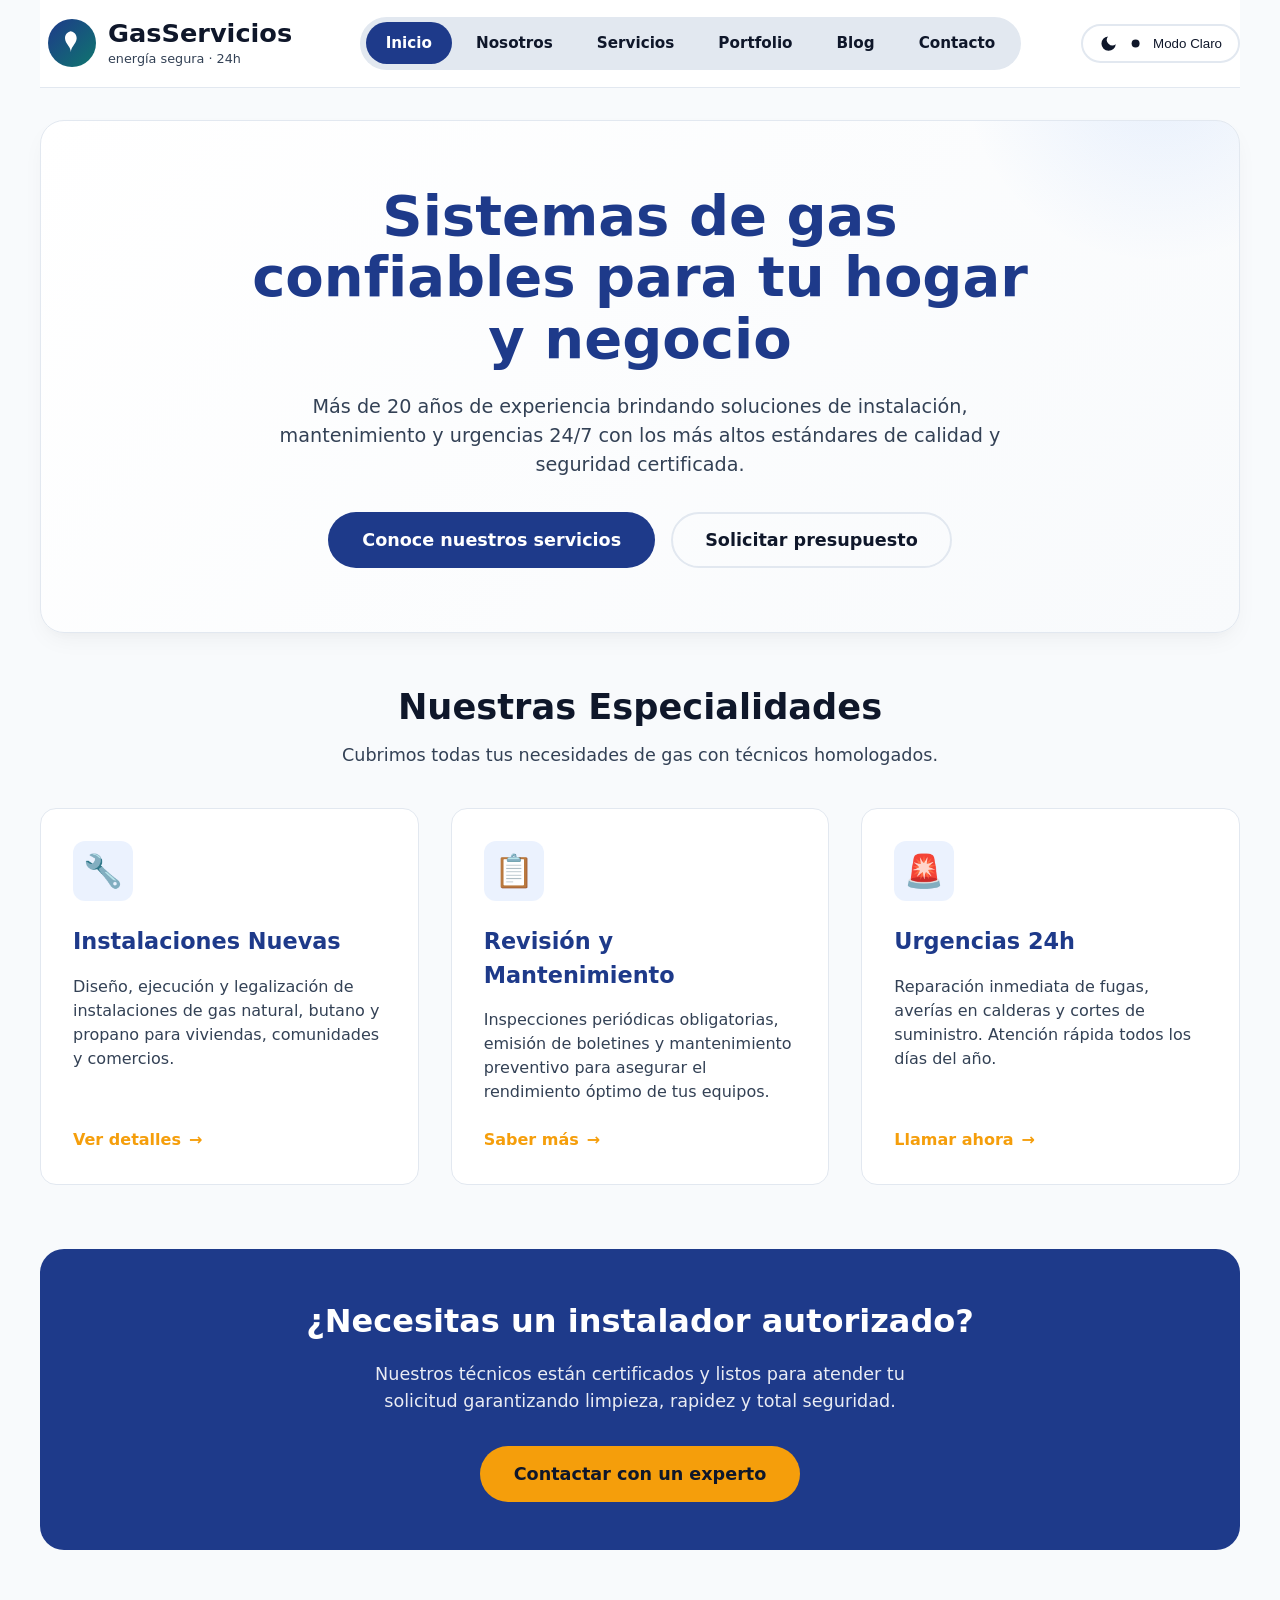
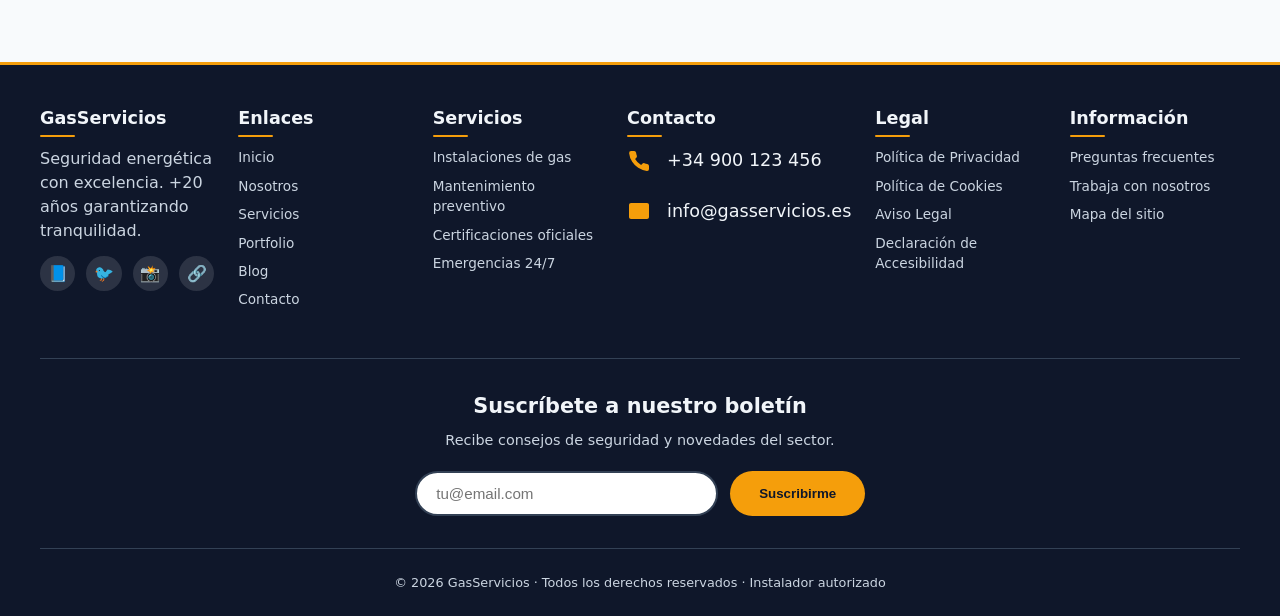
<file: index.html>
<!DOCTYPE html>
<html lang="es" data-tema="claro">
<head>
    <meta charset="UTF-8">
    <meta name="viewport" content="width=device-width, initial-scale=1.0, viewport-fit=cover">
    <meta name="description" content="GasServicios: Expertos en instalaciones, mantenimiento y reparación de gas. Servicio de urgencias 24/7 con más de 20 años de experiencia.">
    <meta name="keywords" content="gas, instalaciones de gas, mantenimiento gas, urgencias gas, gas natural, empresa de gas">
    <title>GasServicios | Inicio · Energía segura para tu hogar</title>
    

    <link rel="stylesheet" href="./estilos.css">
</head>
<body>
    <div class="contenedor-web">
        <header class="cabecera">
            <div class="cabecera-interna">
                <a href="index.html" class="logo-enlace" id="logo-principal">
                    <div class="logo-icono" aria-hidden="true">
                        <svg viewBox="0 0 24 24"><path d="M12 2C8.5 2 6 4.5 6 8c0 2.5 1.5 4.5 3 6.5 1 1.5 2 3 2 5.5 0-2.5 1-4 2-5.5 1.5-2 3-4 3-6.5 0-3.5-2.5-6-6-6z"/><circle cx="12" cy="8" r="2"/></svg>
                    </div>
                    <div class="texto-logo"><h1>GasServicios</h1><p>energía segura · 24h</p></div>
                </a>
                
                <div class="nav-escritorio">
                    <ul class="lista-nav">
                        <li><a href="index.html" class="enlace-nav activo">Inicio</a></li>
                        <li><a href="nosotros.html" class="enlace-nav">Nosotros</a></li>
                        <li><a href="servicios.html" class="enlace-nav">Servicios</a></li>
                        <li><a href="portfolio.html" class="enlace-nav">Portfolio</a></li>
                        <li><a href="blog.html" class="enlace-nav">Blog</a></li>
                        <li><a href="contacto.html" class="enlace-nav">Contacto</a></li>
                    </ul>
                </div>
                
                <div class="controles">
                    <button class="boton-tema" id="botonTema" aria-label="Modo oscuro/claro">
                        <svg class="icono-luna" viewBox="0 0 24 24"><path d="M21 12.79A9 9 0 1111.21 3 7 7 0 0021 12.79z"/></svg>
                        <svg class="icono-sol" viewBox="0 0 24 24"><circle cx="12" cy="12" r="5"/><path d="M12 1v2M12 21v2M4.22 4.22l1.42 1.42M18.36 18.36l1.42 1.42M1 12h2M21 12h2M4.22 19.78l1.42-1.42M18.36 5.64l1.42-1.42"/></svg>
                        <span id="textoTema">Modo Claro</span>
                    </button>
                    <button class="boton-hamburguesa" id="btnHamburguesa" aria-label="Menú">
                        <span class="linea-ham"></span><span class="linea-ham"></span><span class="linea-ham"></span>
                    </button>
                </div>
            </div>
        </header>

        <div class="overlay-menu" id="overlayMenu"></div>
        <div class="menu-lateral" id="menuLateral">
            <button class="boton-cerrar" id="cerrarMenuBtn" aria-label="Cerrar menú">✕</button>
            <ul class="lista-menu-lateral">
                <li><a href="index.html" class="enlace-menu-movil activo">🏠 Inicio</a></li>
                <li><a href="nosotros.html" class="enlace-menu-movil">👥 Nosotros</a></li>
                <li><a href="servicios.html" class="enlace-menu-movil">🔧 Servicios</a></li>
                <li><a href="portfolio.html" class="enlace-menu-movil">📁 Portfolio</a></li>
                <li><a href="blog.html" class="enlace-menu-movil">📰 Blog</a></li>
                <li><a href="contacto.html" class="enlace-menu-movil">📞 Contacto</a></li>
            </ul>
        </div>

        <main>
            <section class="hero-inicio">
                <div class="hero-contenido">
                    <h1>Sistemas de gas confiables para tu hogar y negocio</h1>
                    <p>Más de 20 años de experiencia brindando soluciones de instalación, mantenimiento y urgencias 24/7 con los más altos estándares de calidad y seguridad certificada.</p>
                    <div class="hero-botones">
                        <a href="servicios.html" class="btn btn-principal">Conoce nuestros servicios</a>
                        <a href="contacto.html" class="btn btn-secundario">Solicitar presupuesto</a>
                    </div>
                </div>
            </section>

            <section class="seccion-servicios">
                <div class="seccion-titulo">
                    <h2>Nuestras Especialidades</h2>
                    <p>Cubrimos todas tus necesidades de gas con técnicos homologados.</p>
                </div>
                
                <div class="grid-servicios">
                    <div class="tarjeta-servicio">
                        <div class="icono-servicio">🔧</div>
                        <h3>Instalaciones Nuevas</h3>
                        <p>Diseño, ejecución y legalización de instalaciones de gas natural, butano y propano para viviendas, comunidades y comercios.</p>
                        <a href="servicios.html" class="enlace-flecha">Ver detalles <span>→</span></a>
                    </div>
                    <div class="tarjeta-servicio">
                        <div class="icono-servicio">📋</div>
                        <h3>Revisión y Mantenimiento</h3>
                        <p>Inspecciones periódicas obligatorias, emisión de boletines y mantenimiento preventivo para asegurar el rendimiento óptimo de tus equipos.</p>
                        <a href="servicios.html" class="enlace-flecha">Saber más <span>→</span></a>
                    </div>
                    <div class="tarjeta-servicio">
                        <div class="icono-servicio">🚨</div>
                        <h3>Urgencias 24h</h3>
                        <p>Reparación inmediata de fugas, averías en calderas y cortes de suministro. Atención rápida todos los días del año.</p>
                        <a href="contacto.html" class="enlace-flecha">Llamar ahora <span>→</span></a>
                    </div>
                </div>
            </section>

            <section class="cta-confianza">
                <h2>¿Necesitas un instalador autorizado?</h2>
                <p>Nuestros técnicos están certificados y listos para atender tu solicitud garantizando limpieza, rapidez y total seguridad.</p>
                <a href="contacto.html" class="btn btn-acento">Contactar con un experto</a>
            </section>
        </main>
    </div>

    <footer class="pie-pagina">
        <div class="contenedor-web">
            <div class="footer-grid">
                <div class="bloque-footer">
                    <h4>GasServicios</h4>
                    <p style="margin-bottom: 0.6rem; color: var(--footer-texto-secundario);">Seguridad energética con excelencia. +20 años garantizando tranquilidad.</p>
                    <div class="social-icons">
                        <a href="#" aria-label="Facebook">📘</a>
                        <a href="#" aria-label="Twitter">🐦</a>
                        <a href="#" aria-label="Instagram">📸</a>
                        <a href="#" aria-label="LinkedIn">🔗</a>
                    </div>
                </div>
                <div class="bloque-footer">
                    <h4>Enlaces</h4>
                    <a href="index.html">Inicio</a>
                    <a href="nosotros.html">Nosotros</a>
                    <a href="servicios.html">Servicios</a>
                    <a href="portfolio.html">Portfolio</a>
                    <a href="blog.html">Blog</a>
                    <a href="contacto.html">Contacto</a>
                </div>
                <div class="bloque-footer">
                    <h4>Servicios</h4>
                    <a href="servicios.html">Instalaciones de gas</a>
                    <a href="servicios.html">Mantenimiento preventivo</a>
                    <a href="servicios.html">Certificaciones oficiales</a>
                    <a href="servicios.html">Emergencias 24/7</a>
                </div>
                <div class="bloque-footer">
                    <h4>Contacto</h4>
                    <div class="contacto-item"><svg viewBox="0 0 24 24"><path d="M22 16.92v3a2 2 0 01-2.18 2 19.79 19.79 0 01-8.63-3.07 19.5 19.5 0 01-6-6 19.79 19.79 0 01-3.07-8.67A2 2 0 014.11 2h3a2 2 0 012 1.72 12.84 12.84 0 00.7 2.81 2 2 0 01-.45 2.11L8.09 9.91a16 16 0 006 6l1.27-1.27a2 2 0 012.11-.45 12.84 12.84 0 002.81.7A2 2 0 0122 16.92z"/></svg><span>+34 900 123 456</span></div>
                    <div class="contacto-item"><svg viewBox="0 0 24 24"><path d="M4 4h16c1.1 0 2 .9 2 2v12c0 1.1-.9 2-2 2H4c-1.1 0-2-.9-2-2V6c0-1.1.9-2 2-2z"/><polyline points="22 6 12 13 2 6"/></svg><span>info@gasservicios.es</span></div>
                </div>
                <div class="bloque-footer">
                    <h4>Legal</h4>
                    <a href="#">Política de Privacidad</a>
                    <a href="#">Política de Cookies</a>
                    <a href="#">Aviso Legal</a>
                    <a href="#">Declaración de Accesibilidad</a>
                </div>
                <div class="bloque-footer">
                    <h4>Información</h4>
                    <a href="#">Preguntas frecuentes</a>
                    <a href="#">Trabaja con nosotros</a>
                    <a href="#">Mapa del sitio</a>
                </div>
            </div>

            <section class="seccion-newsletter">
                <div class="contenedor-newsletter">
                    <h3 class="titulo-newsletter">Suscríbete a nuestro boletín</h3>
                    <p class="descripcion-newsletter">Recibe consejos de seguridad y novedades del sector.</p>
                    <form id="footerNewsletterForm" class="formulario-newsletter">
                        <label for="newsEmail" class="solo-lectura">Correo electrónico</label>
                        <input type="email" id="newsEmail" placeholder="tu@email.com" required>
                        <button type="submit">Suscribirme</button>
                    </form>
                </div>
            </section>

            <div class="copyright">
                <p>&copy; <span id="year"></span> GasServicios · Todos los derechos reservados · Instalador autorizado</p>
            </div>
        </div>
    </footer>

    <script>
        (function() {
            // Lógica Global de la Web
            const botonTema = document.getElementById('botonTema');
            const textoTema = document.getElementById('textoTema');
            const btnHamburguesa = document.getElementById('btnHamburguesa');
            const menuLateral = document.getElementById('menuLateral');
            const overlayMenu = document.getElementById('overlayMenu');
            const cerrarBtn = document.getElementById('cerrarMenuBtn');
            const footerForm = document.getElementById('footerNewsletterForm');
            
            function cerrarMenuLateral() {
                if(menuLateral && overlayMenu && btnHamburguesa) {
                    menuLateral.classList.remove('abierto');
                    overlayMenu.classList.remove('visible');
                    document.body.style.overflow = '';
                    btnHamburguesa.setAttribute('aria-expanded', 'false');
                }
            }
            
            function abrirMenu() {
                menuLateral.classList.add('abierto');
                overlayMenu.classList.add('visible');
                document.body.style.overflow = 'hidden';
                btnHamburguesa.setAttribute('aria-expanded', 'true');
            }
            
            if(btnHamburguesa) btnHamburguesa.addEventListener('click', abrirMenu);
            if(cerrarBtn) cerrarBtn.addEventListener('click', cerrarMenuLateral);
            if(overlayMenu) overlayMenu.addEventListener('click', cerrarMenuLateral);
            
            function setTema(tema) {
                document.documentElement.setAttribute('data-tema', tema);
                if(textoTema) textoTema.textContent = tema === 'claro' ? 'Modo Claro' : 'Modo Oscuro';
                localStorage.setItem('gas-tema', tema);
            }
            
            function toggleTema() {
                const actual = document.documentElement.getAttribute('data-tema');
                setTema(actual === 'claro' ? 'oscuro' : 'claro');
            }
            
            if(botonTema) botonTema.addEventListener('click', toggleTema);
            
            const temaGuardado = localStorage.getItem('gas-tema');
            if(temaGuardado && (temaGuardado === 'claro' || temaGuardado === 'oscuro')) {
                setTema(temaGuardado);
            } else if(window.matchMedia('(prefers-color-scheme: dark)').matches) {
                setTema('oscuro');
            } else {
                setTema('claro');
            }
            
            if(document.getElementById('year')) {
                document.getElementById('year').textContent = new Date().getFullYear();
            }
            
            if(footerForm) {
                footerForm.addEventListener('submit', (e) => {
                    e.preventDefault();
                    const input = document.getElementById('newsEmail');
                    if(input.value.trim() && input.value.includes('@')) {
                        alert(`✅ Suscripción exitosa: ${input.value}`);
                        input.value = '';
                    } else {
                        alert('Por favor, introduce un correo válido.');
                    }
                });
            }
        })();
    </script>
</body>
</html>
</file>
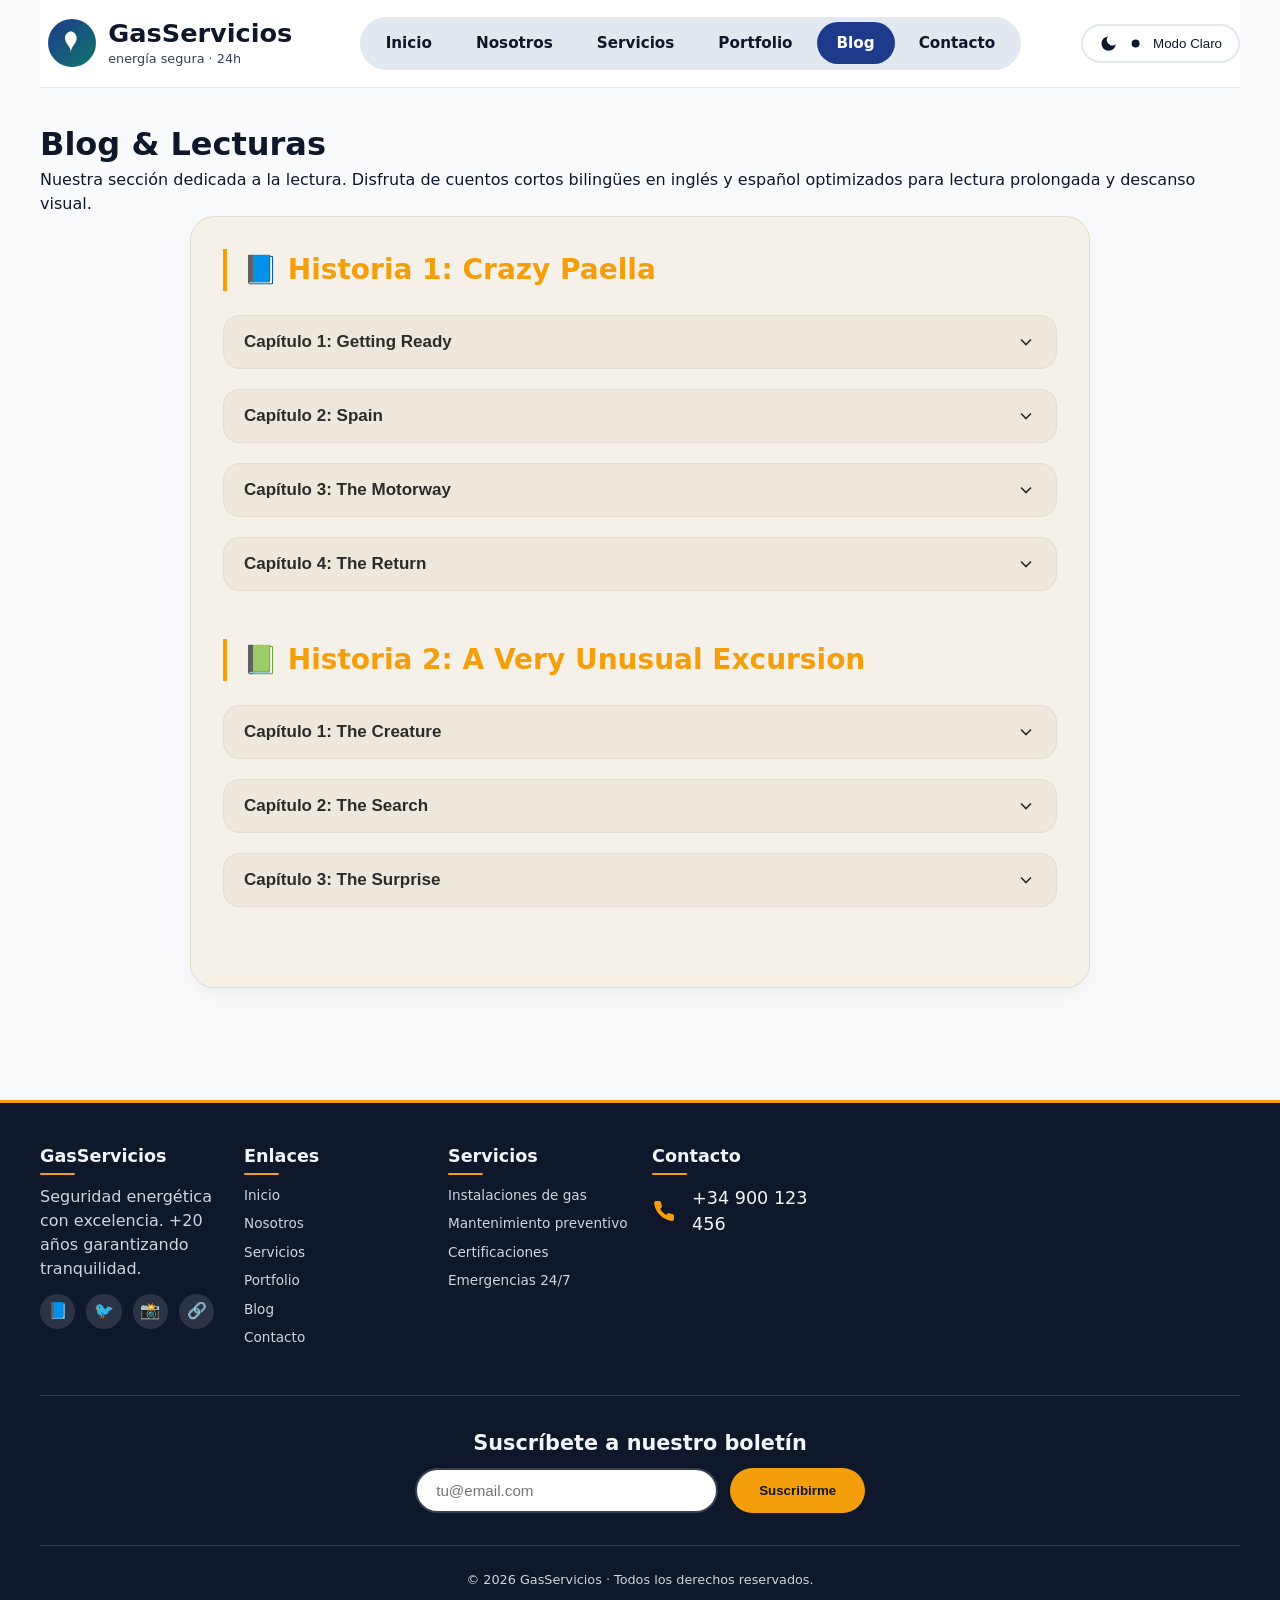
<file: blog.html>
<!DOCTYPE html>
<html lang="es" data-tema="claro">
<head>
    <meta charset="UTF-8">
    <meta name="viewport" content="width=device-width, initial-scale=1.0, viewport-fit=cover">
    <meta name="description" content="Blog y recursos de lectura bilingüe de GasServicios. Historias en inglés y español.">
    <title>GasServicios | Blog y Lecturas</title>


    <link rel="stylesheet" href="./estilos.css">
</head>
<body>
    <div class="contenedor-web">
        <header class="cabecera">
            <div class="cabecera-interna">
                <a href="index.html" class="logo-enlace">
                    <div class="logo-icono" aria-hidden="true">
                        <svg viewBox="0 0 24 24"><path d="M12 2C8.5 2 6 4.5 6 8c0 2.5 1.5 4.5 3 6.5 1 1.5 2 3 2 5.5 0-2.5 1-4 2-5.5 1.5-2 3-4 3-6.5 0-3.5-2.5-6-6-6z"/><circle cx="12" cy="8" r="2"/></svg>
                    </div>
                    <div class="texto-logo"><h1>GasServicios</h1><p>energía segura · 24h</p></div>
                </a>
                
                <div class="nav-escritorio">
                    <ul class="lista-nav">
                        <li><a href="index.html" class="enlace-nav">Inicio</a></li>
                        <li><a href="nosotros.html" class="enlace-nav">Nosotros</a></li>
                        <li><a href="servicios.html" class="enlace-nav">Servicios</a></li>
                        <li><a href="portfolio.html" class="enlace-nav">Portfolio</a></li>
                        <li><a href="blog.html" class="enlace-nav activo">Blog</a></li>
                        <li><a href="contacto.html" class="enlace-nav">Contacto</a></li>
                    </ul>
                </div>
                
                <div class="controles">
                    <button class="boton-tema" id="botonTema" aria-label="Modo oscuro/claro">
                        <svg class="icono-luna" viewBox="0 0 24 24"><path d="M21 12.79A9 9 0 1111.21 3 7 7 0 0021 12.79z"/></svg>
                        <svg class="icono-sol" viewBox="0 0 24 24"><circle cx="12" cy="12" r="5"/><path d="M12 1v2M12 21v2M4.22 4.22l1.42 1.42M18.36 18.36l1.42 1.42M1 12h2M21 12h2M4.22 19.78l1.42-1.42M18.36 5.64l1.42-1.42"/></svg>
                        <span id="textoTema">Modo Claro</span>
                    </button>
                    <button class="boton-hamburguesa" id="btnHamburguesa" aria-label="Menú">
                        <span class="linea-ham"></span><span class="linea-ham"></span><span class="linea-ham"></span>
                    </button>
                </div>
            </div>
        </header>

        <div class="overlay-menu" id="overlayMenu"></div>
        <div class="menu-lateral" id="menuLateral">
            <button class="boton-cerrar" id="cerrarMenuBtn" aria-label="Cerrar menú">✕</button>
            <ul class="lista-menu-lateral">
                <li><a href="index.html" class="enlace-menu-movil">🏠 Inicio</a></li>
                <li><a href="nosotros.html" class="enlace-menu-movil">👥 Nosotros</a></li>
                <li><a href="servicios.html" class="enlace-menu-movil">🔧 Servicios</a></li>
                <li><a href="portfolio.html" class="enlace-menu-movil">📁 Portfolio</a></li>
                <li><a href="blog.html" class="enlace-menu-movil activo">📰 Blog</a></li>
                <li><a href="contacto.html" class="enlace-menu-movil">📞 Contacto</a></li>
            </ul>
        </div>

        <main>
            <div class="hero-blog">
                <h1>Blog & Lecturas</h1>
                <p>Nuestra sección dedicada a la lectura. Disfruta de cuentos cortos bilingües en inglés y español optimizados para lectura prolongada y descanso visual.</p>
            </div>

            <section class="modulo-lectura">
                <div id="mainContent">
                    </div>
            </section>
        </main>
    </div>

    <footer class="pie-pagina">
        <div class="contenedor-web">
            <div class="footer-grid">
                <div class="bloque-footer">
                    <h4>GasServicios</h4>
                    <p style="margin-bottom: 0.6rem; color: var(--footer-texto-secundario);">Seguridad energética con excelencia. +20 años garantizando tranquilidad.</p>
                    <div class="social-icons">
                        <a href="#" aria-label="Facebook">📘</a><a href="#" aria-label="Twitter">🐦</a>
                        <a href="#" aria-label="Instagram">📸</a><a href="#" aria-label="LinkedIn">🔗</a>
                    </div>
                </div>
                <div class="bloque-footer">
                    <h4>Enlaces</h4>
                    <a href="index.html">Inicio</a> <a href="nosotros.html">Nosotros</a>
                    <a href="servicios.html">Servicios</a> <a href="portfolio.html">Portfolio</a>
                    <a href="blog.html">Blog</a> <a href="contacto.html">Contacto</a>
                </div>
                <div class="bloque-footer">
                    <h4>Servicios</h4>
                    <a href="servicios.html">Instalaciones de gas</a> <a href="servicios.html">Mantenimiento preventivo</a>
                    <a href="servicios.html">Certificaciones</a> <a href="servicios.html">Emergencias 24/7</a>
                </div>
                <div class="bloque-footer">
                    <h4>Contacto</h4>
                    <div class="contacto-item"><svg viewBox="0 0 24 24"><path d="M22 16.92v3a2 2 0 01-2.18 2 19.79 19.79 0 01-8.63-3.07 19.5 19.5 0 01-6-6 19.79 19.79 0 01-3.07-8.67A2 2 0 014.11 2h3a2 2 0 012 1.72 12.84 12.84 0 00.7 2.81 2 2 0 01-.45 2.11L8.09 9.91a16 16 0 006 6l1.27-1.27a2 2 0 012.11-.45 12.84 12.84 0 002.81.7A2 2 0 0122 16.92z"/></svg><span>+34 900 123 456</span></div>
                </div>
            </div>
            <section class="seccion-newsletter">
                <div class="contenedor-newsletter">
                    <h3 class="titulo-newsletter">Suscríbete a nuestro boletín</h3>
                    <form id="footerNewsletterForm" class="formulario-newsletter">
                        <input type="email" id="newsEmail" placeholder="tu@email.com" required>
                        <button type="submit">Suscribirme</button>
                    </form>
                </div>
            </section>
            <div class="copyright">
                <p>&copy; <span id="year"></span> GasServicios · Todos los derechos reservados.</p>
            </div>
        </div>
    </footer>

    <script>
        (function() {
            // ==========================================
            // LÓGICA DE NAVEGACIÓN Y TEMA (GasServicios)
            // ==========================================
            const botonTema = document.getElementById('botonTema');
            const textoTema = document.getElementById('textoTema');
            const btnHamburguesa = document.getElementById('btnHamburguesa');
            const menuLateral = document.getElementById('menuLateral');
            const overlayMenu = document.getElementById('overlayMenu');
            const cerrarBtn = document.getElementById('cerrarMenuBtn');
            const footerForm = document.getElementById('footerNewsletterForm');
            
            function cerrarMenuLateral() {
                if(menuLateral) menuLateral.classList.remove('abierto');
                if(overlayMenu) overlayMenu.classList.remove('visible');
                document.body.style.overflow = '';
            }
            if(btnHamburguesa) btnHamburguesa.addEventListener('click', () => {
                menuLateral.classList.add('abierto');
                overlayMenu.classList.add('visible');
                document.body.style.overflow = 'hidden';
            });
            if(cerrarBtn) cerrarBtn.addEventListener('click', cerrarMenuLateral);
            if(overlayMenu) overlayMenu.addEventListener('click', cerrarMenuLateral);
            
            function setTema(tema) {
                document.documentElement.setAttribute('data-tema', tema);
                if(textoTema) textoTema.textContent = tema === 'claro' ? 'Modo Claro' : 'Modo Oscuro';
                localStorage.setItem('gas-tema', tema);
            }
            if(botonTema) botonTema.addEventListener('click', () => {
                const actual = document.documentElement.getAttribute('data-tema');
                setTema(actual === 'claro' ? 'oscuro' : 'claro');
            });
            
            const temaGuardado = localStorage.getItem('gas-tema');
            if(temaGuardado) setTema(temaGuardado);
            else if(window.matchMedia('(prefers-color-scheme: dark)').matches) setTema('oscuro');
            else setTema('claro');
            
            if(document.getElementById('year')) document.getElementById('year').textContent = new Date().getFullYear();

            // ==========================================
            // LÓGICA DE RENDERIZADO DEL LIBRO BILINGÜE
            // ==========================================
            
            // Reemplaza ESTE arreglo completo por el que tienes en tu archivo "_9999999_libro_traducciones5.html"
            const storiesData = [
            {
                    title: '📘 Historia 1: Crazy Paella',
                    chapters: [
                    {
                        title: 'Capítulo 1: Getting Ready',
                        id: 'ch1-1',
                        content: [
                        {en: '"Daniel, I\'m here!" Julia calls. She is at the front door of the house.', pron: '«Daniél, áim jrí!» Júlia cóls. Shi is at da front dóor of da jáus.', es: '—¡Daniel, estoy aquí! —llama Julia. Ella está en la puerta principal de la casa.'},
                        {en: '"What is it, Julia?" I reply. "We\'re going to Spain today! You remembered, right?"', pron: '«Uát is it, Júlia?» Ai riplái. «Uíar góuing tu Spéin tudéi! Yu rimémbred, ráit?»', es: '—¿Qué pasa, Julia? —respondo yo. —¡Nos vamos a España hoy! Te acordaste, ¿verdad?'},
                        {en: '"Of course I did. I\'m packing!" I call.', pron: '«Of córs ai did. Áim páking!» Ai cól.', es: '—Por supuesto que sí. ¡Estoy haciendo las maletas! —grito.'},
                        {en: "My name is Daniel. I'm 24 years old. Julia is my sister. She is 23.", pron: 'Mai néim is Daniél. Áim twénti-fór yíars óuld. Júlia is mai síster. Shi is twénti-zrí.', es: 'Mi nombre es Daniel. Tengo 24 años. Julia es mi hermana. Ella tiene 23.'},
                        {en: "We're both at university. We share a house in London. Our parents are Arthur and Sarah Bell.", pron: 'Uíar bóuz at yunivérsiti. Uí shér a jáus in Lándon. Áur pérents ar Árzer and Séra Bél.', es: 'Ambos estamos en la universidad. Compartimos una casa en Londres. Nuestros padres son Arthur y Sarah Bell.'},
                        {en: "Julia and I are getting ready for a trip. We're going to Barcelona, Spain.", pron: 'Júlia and ái ar guéting rédi for a trip. Uíar góuing tu Barselóna, Spéin.', es: 'Julia y yo nos estamos preparando para un viaje. Vamos a ir a Barcelona, España.'},
                        {en: "We're both earning degrees in Spanish. We already know a lot of the language, but we want to learn more.", pron: 'Uíar bóuz éarning digríis in Spánish. Uí olrédi nóu a lot of da lánguedge, bat uí uónt tu lérn mór.', es: 'Ambos estamos cursando grados en español. Ya sabemos mucho del idioma, pero queremos aprender más.'},
                        {en: "We're going to be exchange students this term.", pron: 'Uíar góuing tu bi ikschéinch stiúdents dis térmm.', es: 'Vamos a ser estudiantes de intercambio este trimestre.'},
                        {en: "I'm tall, about six feet. I have longish brown hair. My eyes are green and I have a wide mouth.", pron: 'Áim tól, abáut síks fít. Ai jáv lónguish bráun jér. Mai áis ar grín and ai jáv a uáid máuz.', es: 'Soy alto, unos seis pies. Tengo el pelo castaño algo largo. Mis ojos son verdes y tengo una boca ancha.'},
                        {en: 'I have a strong build. My legs are strong due to hours on the tennis courts.', pron: 'Ai jáv a stróng bild. Mai legs ar stróng diú tu áurs on da ténis courts.', es: 'Tengo una complexión fuerte. Mis piernas son fuertes debido a las horas en las canchas de tenis.'},
                        {en: "I'm a very good basketball player as well.", pron: 'Áim a véri gud básketbol pléier as uél.', es: 'También soy un muy buen jugador de baloncesto.'},
                        {en: 'My sister Julia also has brown hair. Her hair is longer than mine.', pron: 'Mai síster Júlia ólso jas bráun jér. Jer jér is lónguer dán main.', es: 'Mi hermana Julia también tiene el pelo castaño. Su pelo es más largo que el mío.'},
                        {en: "She doesn't have green eyes. She has brown eyes like my dad. I have the same colour eyes as my mum.", pron: 'Shi dásent jáv grín áis. Shi jas bráun áis láik mai dad. Ai jáv da séim kólor áis az mai mam.', es: 'Ella no tiene ojos verdes. Tiene los ojos marrones como mi papá. Yo tengo los ojos del mismo color que mi mamá.'},
                        {en: 'My parents both work. My dad is an electrician. He works for a major electric company.', pron: 'Mai pérents bóuz uérk. Mai dad is an ilektríshian. Ji uérks for a méiyor ilektrik kómpeni.', es: 'Mis padres trabajan ambos. Mi papá es electricista. Trabaja para una importante compañía eléctrica.'},
                        {en: 'My mum is a writer. She also owns a company. It sells science fiction books.', pron: 'Mai mam is a ráiter. Shi ólso óuns a kómpeni. It séls sáiens fíkshion buks.', es: 'Mi mamá es escritora. También es dueña de una empresa. Vende libros de ciencia ficción.'},
                        {en: 'My parents are really great. They always help us to reach our goals.', pron: 'Mai pérents ar ríli gréit. Déi ólueis jelp as tu rích áur góuls.', es: 'Mis padres son realmente geniales. Siempre nos ayudan a alcanzar nuestras metas.'},
                        {en: 'They both speak Spanish well. They often speak to us in Spanish. It helps Julia and I practise.', pron: 'Déi bóuz spík Spánish uél. Déi ófn spík tu as in Spánish. It jelps Júlia and ái práktis.', es: 'Ambos hablan bien español. A menudo nos hablan en español. Nos ayuda a Julia y a mí a practicar.'},
                        {en: 'They really encouraged us to become exchange students. We are leaving for Spain today.', pron: 'Déi ríli inkéridged as tu bikám ikschéinch stiúdents. Uíar líving for Spéin tudéi.', es: 'Realmente nos animaron a convertirnos en estudiantes de intercambio. Nos vamos a España hoy.'},
                        {en: "My dad comes in my room. He looks at me in surprise. Why? Because I'm not dressed.", pron: 'Mai dam cáms in mi rum. Ji lúks at mí in sorpráis. Uái? Bikós áim not dréssd.', es: 'Mi papá entra en mi habitación. Me mira con sorpresa. ¿Por qué? Porque no estoy vestido.'},
                        {en: '"Daniel! Why aren\'t you dressed?" Dad asks. "Dressed? I just got up."', pron: '«Daniél! Uái árent yu dréssd?» Dad ásks. «Dréssd? Ai yust got ap.»', es: '—¡Daniel! ¿Por qué no estás vestido? —pregunta papá. —¿Vestido? Acabo de levantarme.'},
                        {en: '"I had a shower five minutes ago. I\'m not even dry yet!" "Come on! We don\'t have much time."', pron: '«Ai jád a sháuer fáiv mínits agóu. Áim not íven drái yet!» «Cam on! Uí dóunt jáv mach táim.»', es: '—Me duché hace cinco minutos. ¡Ni siquiera estoy seco todavía! —¡Vamos! No tenemos mucho tiempo.'},
                        {en: '"I want to take you to the airport. But I have to go to work, too." "Don\'t worry, Dad. I\'m getting dressed now."', pron: '«Ai uónt tu téik yu tu da éarport. Bat ái jáv tu góu tu uérk, tú.» «Dóunt uóri, Dad. Áim guéting dréssd náu.»', es: '—Quiero llevaros al aeropuerto. Pero yo también tengo que ir a trabajar. —No te preocupes, papá. Me estoy vistiendo ahora.'},
                        {en: '"Where\'s your sister?" "She\'s in her room." My dad goes into my sister\'s room.', pron: '«Uéars yor síster?» «Shis in jer rum.» Mai dad góus íntu mai sísters rum.', es: '—¿Dónde está tu hermana? —Está en su habitación. Mi papá entra en la habitación de mi hermana.'},
                        {en: 'He wants to talk to her. He enters and Julia looks at him. "Oh, hi, Dad. Do you need something?" asks Julia.', pron: 'Ji uónts tu tók tu jer. Ji énters and Júlia lúks at jim. «Óu, jái, Dad. Du yu níd sámeting?» ásks Júlia.', es: 'Quiere hablar con ella. Entra y Julia lo mira. —Oh, hola, papá. ¿Necesitas algo? —pregunta Julia.'},
                        {en: '"Yes. Your brother\'s getting dressed. Here." My dad gives Julia a wad of cash. "I want you to both have this."', pron: '«Yes. Yor brózers guéting dréssd. Jíar.» Mai dad givs Júlia a uad of cash. «Ai uónt yu tu bóuz jáv dis.»', es: '—Sí. Tu hermano se está vistiendo. Ten. Mi papá le da a Julia un fajo de billetes. —Quiero que ambos tengáis esto.'},
                        {en: 'Julia is surprised. "Dad! There\'s a lot of money here!" she says. "Your mother and I have saved this money."', pron: 'Júlia is sorpráisd. «Dad! Dérs a lot of móni jríar!» shi séiz. «Yor mózer and ái jáv séivid dis móni.»', es: 'Julia está sorprendida. —¡Papá! ¡Hay mucho dinero aquí! —dice ella. —Tu madre y yo hemos ahorrado este dinero.'},
                        {en: '"We want to pay for part of your trip to Spain." "Thanks, Dad!" says my sister. "It will be very useful."', pron: '«Uí uónt tu péi for part of yor trip tu Spéin.» «Zanks, Dad!» séiz mai síster. «It uil bi véri yúsfal.»', es: '—Queremos pagar parte de vuestro viaje a España. —¡Gracias, papá! —dice mi hermana. —Será muy útil.'},
                        {en: '"I\'m going to tell Daniel!" Julia turns to leave. She almost runs into me. She and Dad didn\'t notice that I was coming in.', pron: '«Áim góuing tu tél Daniél!» Júlia térns tu líiv. Shi óulmost ráns íntu mi. Shi and Dad dídent nóutis dát ái uás cáming in.', es: '—¡Se lo voy a contar a Daniel! Julia se da la vuelta para salir. Casi choca conmigo. Ella y papá no se dieron cuenta de que yo estaba entrando.'},
                        {en: 'My dad sees me. "Oh, Daniel, you\'re here!" he says. "And you\'re dressed! Great!" My dad points to the money.', pron: 'Mai dad síis mi. «Óu, Daniél, yúar jríar!» ji séis. «And yúar dréssd! Gréit!» Mai dad póints tu da móni.', es: 'Mi papá me ve. —¡Oh, Daniel, estás aquí! —dice él. —¡Y estás vestido! ¡Genial! Mi papá señala el dinero.'},
                        {en: '"That money is for the two of you. It\'s to help with the trip." "Thanks, Dad. It\'ll be really helpful," I reply.', pron: '«Dat móni is for da tú of yu. Its tu jelp uíz da trip.» «Zanks, Dad. Íll bi ríli jélpfal,» ái riplái.', es: '—Ese dinero es para vosotros dos. Es para ayudar con el viaje. —Gracias, papá. Será de mucha ayuda —respondo.'},
                        {en: 'Julia smiles. "Now we must get ready," Dad says. "We have to leave for the airport! Come on!"', pron: 'Júlia smáils. «Náu uí mast get rédi,» Dad séis. «Uí jáv tu líiv for da éarport! Cam on!»', es: 'Julia sonríe. —Ahora debemos prepararnos —dice papá. —¡Tenemos que salir para el aeropuerto! ¡Vamos!'},
                        {en: "Shortly after we eat, we leave the house. We head for the airport in Mum's car. Julia is very nervous.", pron: 'Shórtli áfter uí ít, uí líiv da jáus. Uí jéd for da éarport in Máms car. Júlia is véri nérvos.', es: 'Poco después de comer, salimos de casa. Nos dirigimos al aeropuerto en el coche de mamá. Julia está muy nerviosa.'},
                        {en: '"Julia," Mum says, "are you all right?" "I\'m really nervous," Julia answers. "Why?" "I don\'t know anybody in Spain."', pron: '«Júlia,» Mam séis, «ar yu ól ráit?» «Áim ríli nérvos,» Júlia ánsers. «Uái?» «Ai dóunt nóu éni badi in Spéin.»', es: '—Julia —dice mamá—, ¿estás bien? —Estoy realmente nerviosa —responde Julia. —¿Por qué? —No conozco a nadie en España.'},
                        {en: '"I\'ll only know Daniel." "Don\'t worry," Mum replies. "There are a lot of very nice people in Barcelona. Especially Daniel\'s friend Armando."', pron: '«Áil óunli nóu Daniél.» «Dóunt uóri,» Mam ripláis. «Déar ar a lot of véri náis pípol in Barselóna. Espéshali Daniels frend Armándo.»', es: '—Solo conoceré a Daniel. —No te preocupes —responde mamá—. Hay mucha gente muy agradable en Barcelona. Especialmente el amigo de Daniel, Armando.'},
                        {en: '"Yes, Mum. I\'m sure you\'re right. But I still feel nervous ... What if something happens?" "It will be all right," says Dad.', pron: '«Yes, Mam. Áim shur yúar ráit. Bat ái stil fíl nérvos... Uát if sámeting jápens?» «It uil bi ól ráit,» séis Dad.', es: '—Sí, mamá. Estoy segura de que tienes razón. Pero todavía me siento nerviosa... ¿Y si pasa algo? —Todo estará bien —dice papá.'},
                        {en: 'At the airport there are lots of people checking in. Many of them are travelling for work. Some are travelling for fun.', pron: 'At da éarport déar ar lots of pípol chéking in. Méni of zém ar trávling for uérk. Sam ar trávling for fan.', es: 'En el aeropuerto hay mucha gente haciendo el registro. Muchos de ellos viajan por trabajo. Algunos viajan por diversión.'},
                        {en: 'I go over to Julia. Then I ask, "Are you more relaxed now?" "Yes, Daniel. I was really nervous in the car."', pron: 'Ai góu óver tu Júlia. Den ái ásk, «Ar yu mór riláxst náu?» «Yes, Daniél. Ai uás ríli nérvos in da car.»', es: 'Me acerco a Julia. Luego le pregunto: —¿Estás más relajada ahora? —Sí, Daniel. Estaba muy nerviosa en el coche.'},
                        {en: '"Yes, I know. But everything\'s going to be fine. My friend Armando is really nice. He often helps exchange students like us."', pron: '«Yes, ái nóu. Bat évri zings góuing tu bi fáin. Mai frend Armándo is ríli náis. Ji ófn jelps ikschéinch stiúdents láik as.»', es: '—Sí, lo sé. Pero todo va a estar bien. Mi amigo Armando es muy agradable. A menudo ayuda a estudiantes de intercambio como nosotros.'},
                        {en: 'Our parents hug us warmly. We all wave goodbye as Julia and I leave. "We love you both!" they call.', pron: 'Áur pérents jag as uórmli. Uí ól uéiv gudbái as Júlia and ái líiv. «Uí lav yu bóuz!» déi cól.', es: 'Nuestros padres nos abrazan calurosamente. Todos nos despedimos con la mano mientras Julia y yo nos vamos. —¡Os queremos a los dos! —gritan.'},
                        {en: "That's the final thing we hear. An hour later, our plane takes off. We are headed for Barcelona!", pron: 'Dáts da fáinal zing uí jríar. An áur léiter, áur pléin téiks of. Uíar jéded for Barselóna!', es: 'Eso es lo último que oímos. Una hora después, nuestro avión despega. ¡Nos dirigimos a Barcelona!'}
                        ]
                    },
                    {
                        title: 'Capítulo 2: Spain',
                        id: 'ch1-2',
                        content: [
                        {en: 'Our plane lands in Barcelona. My friend Armando is waiting at the airport. "Hi, Daniel!" he says.', pron: 'Áur pléin lands in Barselóna. Mai frend Armándo is uéiting at da éarport. «Jái, Daniél!» ji séis.', es: 'Nuestro avión aterriza en Barcelona. Mi amigo Armando está esperando en el aeropuerto. —¡Hola, Daniel! —dice él.'},
                        {en: 'He gives me a big hug. "I\'m so happy you\'re here!" "Hi, Armando! It\'s great to see you!" I reply.', pron: 'Ji givs mi a big jag. «Áim sóu jápi yúar jríar!» «Jái, Armándo! Its gréit tu sí yu!» ái riplái.', es: 'Me da un gran abrazo. —¡Estoy tan feliz de que estés aquí! —¡Hola, Armando! ¡Es genial verte! —respondo.'},
                        {en: 'Armando looks at my sister Julia. I introduce them. "Armando, my friend, this is my sister Julia."', pron: 'Armándo lúks at mai síster Júlia. Ai intriódus zém. «Armándo, mai frend, dis is mai síster Júlia.»', es: 'Armando mira a mi hermana Julia. Los presento. —Armando, amigo, esta es mi hermana Julia.'},
                        {en: 'Armando turns to Julia. He kisses her on each cheek. "Hi, Julia. Pleased to meet you!"', pron: 'Armándo térns tu Júlia. Ji kísis jer on ích chík. «Jái, Júlia. Plíisd tu mít yu!»', es: 'Armando se dirige a Julia. La besa en cada mejilla. —Hola, Julia. ¡Encantado de conocerte!'},
                        {en: 'My sister is very shy. She\'s especially shy when she meets new people. "Hello ... Armando," she says. Her face turns red. Then she becomes quiet.', pron: 'Mai síster is véri shái. Shis espéshali shái uén shi míts niu pípol. «Jelóu... Armándo,» shi séis. Jer féis térns red. Den shi bikáms kuáiet.', es: 'Mi hermana es muy tímida. Es especialmente tímida cuando conoce a gente nueva. —Hola... Armando —dice ella. Su cara se pone roja. Luego se queda callada.'},
                        {en: '"Your sister is really shy, isn\'t she?" Armando says to me, smiling. "Yes she is, but she\'s lovely," I say.', pron: '«Yor síster is ríli shái, ísnt shi?» Armándo séis tu mi, smáiling. «Yes shi is, bat shis lávli,» ái séi.', es: '—Tu hermana es realmente tímida, ¿verdad? —me dice Armando sonriendo. —Sí lo es, pero es encantadora —digo yo.'},
                        {en: "A short while later we head for Armando's flat. We are staying there for the term. We get a taxi.", pron: 'A shórt uáil léiter uí jéd for Armándos flat. Uíar stéying dér for da térmm. Uí guet a táxi.', es: 'Poco tiempo después nos dirigimos al piso de Armando. Nos quedaremos allí durante el trimestre. Tomamos un taxi.'},
                        {en: "After 30 minutes, we arrive in Barcelona centre. The taxi costs 41 euros and 50 cents. Armando says it's the usual rate to this section of the city.", pron: 'Áfter zérti mínits, uí aráiv in Barselóna sénter. Da táxi cós forti-uán yúros and fífti sents. Armándo séis its da yúshual réit tu dis sékshon of da síti.', es: 'Después de 30 minutos, llegamos al centro de Barcelona. El taxi cuesta 41 euros con 50 céntimos. Armando dice que es la tarifa habitual para esta zona de la ciudad.'},
                        {en: "We pay for the taxi and get out. It's a short walk to Armando's flat. It's June and it's really hot. But there is a nice wind to cool us.", pron: 'Uí péi for da táxi and guet áut. Its a shórt uók tu Armándos flat. Its Yún and its ríli jot. Bat déar is a náis uind tu kúl as.', es: 'Pagamos el taxi y nos bajamos. Es una caminata corta hasta el piso de Armando. Es junio y hace mucho calor. Pero hay un viento agradable para refrescarnos.'},
                        {en: 'We arrive at the flat at lunchtime. My sister and I are really hungry. "Armando," I say, "where can we eat?"', pron: 'Uí aráiv at da flat at láunchtaim. Mai síster and ái ar ríli jángri. «Armándo,» ái séi, «uér can uí ít?»', es: 'Llegamos al piso a la hora del almuerzo. Mi hermana y yo tenemos mucha hambre. —Armando —digo yo—, ¿dónde podemos comer?'},
                        {en: '"There are a couple of good restaurants in the area." "What types of food do they have?"', pron: '«Déar ar a cápol of gud réstorants in da éria.» «Uát táips of fud du déi jáv?»', es: '—Hay un par de buenos restaurantes en la zona. —¿Qué tipos de comida tienen?'},
                        {en: '"One of the restaurants, La Paella Loca, has a great paella. I really recommend it. You can take the bus there."', pron: '«Uán of da réstorants, La Paella Loca, jas a gréit paélla. Ai ríli rekoménd it. Yu can téik da bas dér.»', es: '—Uno de los restaurantes, La Paella Loca, tiene una paella estupenda. Realmente lo recomiendo. Puedes tomar el autobús allí.'},
                        {en: '"The other one has lovely fish. It\'s just next door." "Julia, do you want to have paella?" I ask my sister.', pron: '«Da ózer uán jas lávli fish. Its yust nékst dóor.» «Júlia, du yu uónt tu jáv paélla?» ái ásk mai síster.', es: '—El otro tiene un pescado delicioso. Está justo al lado. —Julia, ¿quieres comer paella? —le pregunto a mi hermana.'},
                        {en: '"Yes! I\'m so hungry!" she replies. Armando can\'t come with us. He is a teacher and he has a class.', pron: '«Yes! Áim sóu jángri!» shi ripláis. Armándo cánt cam uíz as. Ji is a tícher and ji jas a clás.', es: '—¡Sí! ¡Tengo mucha hambre! —responde ella. Armando no puede venir con nosotros. Él es profesor y tiene una clase.'},
                        {en: "So Julia and I head for the paella restaurant. It's a short walk to the bus station.", pron: 'So Júlia and ái jéd for da paélla réstorant. Its a shórt uók tu da bas stéishon.', es: 'Así que Julia y yo nos dirigimos al restaurante de paella. Es una caminata corta hasta la estación de autobuses.'},
                        {en: '"Hmm ... Now, which bus goes to the paella restaurant?" I ask Julia. "I don\'t know ..." she replies. "Let\'s ask."', pron: '«Jmmm... Náu, uích bas góus tu da paélla réstorant?» ái ásk Júlia. «Ai dóunt nóu...» shi ripláis. «Léts ásk.»', es: '—Mmm... Ahora, ¿qué autobús va al restaurante de paella? —le pregunto a Julia. —No lo sé... —responde ella. —Preguntemos.'},
                        {en: 'She points to a man in a white shirt. We walk over to the man. He smiles. "Hello! Can I help you?"', pron: 'Shi póints tu a man in a uáit shért. Uí uók óver tu da man. Ji smáils. «Jelóu! Can ái jálp yu?»', es: 'Ella señala a un hombre con camisa blanca. Caminamos hacia el hombre. Él sonríe. —¡Hola! ¿Puedo ayudarles?'},
                        {en: '"Hi. How do we get to La Paella Loca restaurant?" I ask. "It\'s easy! The number 35 bus goes in that direction."', pron: '«Jái. Jáu du uí guet tu La Paella Loca réstorant?» ái ásk. «Its ísi! Da námbor zérti-fáiv bas góus in dat direkshon.»', es: '—Hola. ¿Cómo llegamos al restaurante La Paella Loca? —pregunto. —¡Es fácil! El autobús número 35 va en esa dirección.'},
                        {en: '"It goes right to La Paella Loca. However, there\'s a small problem." "What\'s that?" I ask.', pron: '«It góus ráit tu La Paella Loca. Jáuéver, déars a smól próblem.» «Uáts dat?» ái ásk.', es: '—Va directo a La Paella Loca. Sin embargo, hay un pequeño problema. —¿Cuál es? —pregunto.'},
                        {en: '"That bus is normally packed at this time." "OK. Thank you!" we say.', pron: '«Dat bas is nórmali pákt at dis táim.» «Ókei. Zank yu!» uí séi.', es: '—Ese autobús normalmente está lleno a esta hora. —Bien. ¡Gracias! —decimos.'},
                        {en: 'As we walk to the nearest bus stop, Julia and I talk. She is not comfortable with taking the bus.', pron: 'As uí uók tu da níasst bas stop, Júlia and ái tók. Shi is not cómfortabul uíz téiking da bas.', es: 'Mientras caminamos hacia la parada de autobús más cercana, Julia y yo hablamos. Ella no se siente cómoda tomando el autobús.'},
                        {en: '"Daniel," she says, "Let\'s just eat at the fish restaurant. It\'s easier. I don\'t want to take a packed bus."', pron: '«Daniél,» shi séis, «Léts yust ít at da fish réstorant. Its ísier. Ai dóunt uónt tu téik a pákt bas.»', es: '—Daniel —dice ella—, comamos simplemente en el restaurante de pescado. Es más fácil. No quiero tomar un autobús lleno.'},
                        {en: '"I know ..." I begin. Then I have an idea. "Wait! I\'ll take the bus to La Paella Loca. You go to the fish restaurant."', pron: '«Ai nóu...» ái bigín. Den ái jáv an aidía. «Uéit! Áil téik da bas tu La Paella Loca. Yu góu tu da fish réstorant.»', es: '—Lo sé... —empiezo. Luego tengo una idea. —¡Espera! Yo tomaré el autobús a La Paella Loca. Tú ve al restaurante de pescado.'},
                        {en: '"Why?" "Because that way we can compare the two restaurants." "Oh. Good idea. OK. Enjoy!"', pron: '«Uái?» «Bikós dat uéi uí can compár da tú réstorants.» «Óu. Gud aidía. Ókei. Inyói!»', es: '—¿Por qué? —Porque de esa manera podemos comparar los dos restaurantes. —Oh. Buena idea. Bien. ¡Disfruta!'},
                        {en: '"I\'ll call your mobile later," she calls and walks off.', pron: '«Áil cól yor móubil léiter,» shi cóls and uóks of.', es: '—Llamaré a tu móvil más tarde —grita ella y se aleja.'},
                        {en: "I get on the next bus and sit down. I'm very tired. I quickly go to sleep.", pron: 'Ai guet on da nékst bas and sit dáun. Áim véri táierd. Ai kuíkli góu tu slíp.', es: 'Me subo al siguiente autobús y me siento. Estoy muy cansado. Rápidamente me quedo dormido.'},
                        {en: 'The bus system in Barcelona is very good. I know there is nothing to worry about.', pron: 'Da bas sístem in Barselóna is véri gud. Ai nóu déar is nazing tu uóri abáut.', es: 'El sistema de autobuses en Barcelona es muy bueno. Sé que no hay nada de qué preocuparse.'},
                        {en: "I wake up a while later. The bus has stopped. There's no one else on it except for the driver.", pron: 'Ai uéik ap a uáil léiter. Da bas jas stópt. Déars no uán els on it iksépt for da dráiver.', es: 'Me despierto un rato después. El autobús se ha detenido. No hay nadie más en él excepto el conductor.'},
                        {en: '"Excuse me," I say. "Where are we?" "We\'ve arrived in Valencia," he replies.', pron: '«Ikskiús mi,» ái séi. «Uér ar uí?» «Uíuv aráivd in Valénsia,» ji ripláis.', es: '—Disculpe —digo yo. —¿Dónde estamos? —Hemos llegado a Valencia —responde él.'},
                        {en: '"What? Valencia? We\'re in Valencia? How can that be?" I say.', pron: '«Uát? Valénsia? Uíar in Valénsia? Jáu can dat bi?» ái séi.', es: '—¿Qué? ¿Valencia? ¿Estamos en Valencia? ¿Cómo puede ser? —digo yo.'},
                        {en: '"Well this is the express bus. It goes directly from Barcelona to Valencia," he tells me.', pron: '«Uél dis is da eksprés bas. It góus direklti from Barselóna tu Valénsia,» ji tóls mi.', es: '—Bueno, este es el autobús expreso. Va directamente de Barcelona a Valencia —me dice.'},
                        {en: "I can't believe it. I took the wrong bus. But what can I do? I thank the driver and get off the bus.", pron: 'Ai cánt bilíiv it. Ai tuk da róng bas. Bat uát can ai du? Ai zánk da dráiver and guet óf da bas.', es: 'No puedo creerlo. Tomé el autobús equivocado. ¿Pero qué puedo hacer? Agradezco al conductor y me bajo del autobús.'},
                        {en: "Then I take out my mobile. I want to call my sister, but I can't turn it on. My battery has died!", pron: 'Den ái téik áut mai móubil. Ai uónt tu cól mai síster, bat ai cánt térn it on. Mai bátteri jas dáid!', es: 'Luego saco mi móvil. Quiero llamar a mi hermana, pero no puedo encenderlo. ¡Mi batería se ha agotado!'},
                        {en: "I check my watch. It's just after five o'clock in the afternoon. My sister doesn't know where I am.", pron: 'Ai chék mai uách. Its júst áfter fáiv oclók in da áfternún. Mai síster dásent nóu uér ai ám.', es: 'Miro mi reloj. Son poco más de las cinco de la tarde. Mi hermana no sabe donde estoy.'},
                        {en: 'She must be really worried. I have to contact her. I need a phone box!', pron: 'Shi mast bi ríli uórid. Ai jáv tu cóntakt jer. Ai níd a fóun bóks!', es: 'Debe estar realmente preocupada. Tengo que contactarla. ¡Necesito una cabina telefónica!'},
                        {en: 'I ask a woman on the street for a phone box. "There\'s one," she says, pointing. "It\'s just over there."', pron: 'Ai ásk a úman on da strít for a fóun bóks. «Déars uán,» shi séis, póinting. «Its júst óver dér.»', es: 'Le pregunto a una mujer en la calle por una cabina telefónica. —Hay una —dice ella señalando. —Está justo allí.'},
                        {en: 'I thank her and head for the phone box. But when I get there, I realize something.', pron: 'Ai zánk jer and jéd for da fóun bóks. Bat uén ai guet dér, ai ríalaiz sámeting.', es: 'Le doy las gracias y me dirijo a la cabina telefónica. Pero cuando llego allí, me doy cuenta de algo.'},
                        {en: "Julia's phone number is in my mobile's memory. I can't turn my mobile on. I finally have a phone, but I don't have a number!", pron: 'Júlias fóun námbor is in mai móubils mémori. Ai cánt térn mai móubil on. Ai fáinali jáv a fóun, bat ai dóunt jáv a námbor!', es: 'El número de teléfono de Julia está en la memoria de mi móvil. No puedo encender mi móvil. ¡Finalmente tengo un teléfono, pero no tengo el número!'},
                        {en: "Now what? I think for a while. Then I realize something. I'm really hungry. I haven't eaten since breakfast!", pron: 'Náu uát? Ai zink for a uáil. Den ai ríalaiz sámeting. Áim ríli jángri. Ai jávent íten sins brékfast!', es: '¿Ahora qué? Pienso por un rato. Luego me doy cuenta de algo. Tengo mucha hambre. ¡No he comido desde el desayuno!'},
                        {en: 'I decide to find a restaurant. I can think about my problems later.', pron: 'Ai disáid tu fáind a réstorant. Ai can zink abáut mai próblems léiter.', es: 'Decido buscar un restaurante. Puedo pensar en mis problemas más tarde.'},
                        {en: 'I find a restaurant up the street. The waiter comes to my table. "Good evening!" he says happily.', pron: 'Ai fáind a réstorant ap da strít. Da uéiter cáms tu mai téibol. «Gud ívning!» ji séis jápili.', es: 'Encuentro un restaurante calle arriba. El camarero viene a mi mesa. —¡Buenas noches! —dice alegremente.'},
                        {en: '"Good evening," I reply. "What would you like?" he asks slowly in Spanish.', pron: '«Gud ívning,» ái riplái. «Uát uúd yu láik?» ji ásks slóuli in Spánish.', es: '—Buenas noches —respondo. —¿Qué le gustaría? —pregunta despacio en español.'},
                        {en: 'I look quickly at the menu. "I\'d like ... paella?" I say in Spanish. "Sorry? I didn\'t understand you," he answers in Spanish.', pron: 'Ai luk kuíkli at da méniu. «Aid láik... paélla?» ái séi in Spánish. «Sóri? Ai dídent anderstánd yu,» ji ánsers in Spánish.', es: 'Miro rápidamente el menú. —¿Quisiera... paella? —digo en español. —¿Perdón? No le entendí —responde él en español.'},
                        {en: 'I try again. My Spanish can\'t be that bad. "Um ... I\'d like paella?" I point madly at the word paella on the menu.', pron: 'Ai trái agéin. Mai Spánish cánt bi dat bad. «Amm... Aid láik paélla?» Ai póint mádli at da uérd paélla on da méniu.', es: 'Lo intento de nuevo. Mi español no puede ser tan malo. —Mmm... ¿quisiera paella? —señalo locamente la palabra paella en el menú.'},
                        {en: 'Then I say it again in English. Finally, the waiter then smiles and says in English, "Thanks. I\'m not from here."', pron: 'Den ái séi it agéin in Ínglish. Fáinali, da uéiter den smáils and séis in Ínglish, «Zanks. Áim not from jríar.»', es: 'Luego lo digo de nuevo en inglés. Finalmente, el camarero sonríe y dice en inglés—: Gracias. No soy de aquí.'},
                        {en: '"I\'m new and my Spanish isn\'t that great." I start to laugh very loudly.', pron: '«Áim niú and mai Spánish ísnt dat gréit.» Ai start tu láf véri láudli.', es: '—Soy nuevo y mi español no es muy bueno. Empiezo a reírme muy fuerte.'},
                        {en: "A lot of people in the restaurant turn and look. At this point, I'm embarrassed. I didn't need to laugh so loudly.", pron: 'A lot of pípol in da réstorant térn and luk. At dis póint, áim imbarásd. Ai dídent níd tu láf sóu láudli.', es: 'Mucha gente en el restaurante se da la vuelta y mira. En este momento, estoy avergonzado. No necesitaba reírme tan fuerte.'},
                        {en: "But I don't care. It's all too much. This whole situation is just so strange!", pron: 'Bat ai dóunt kér. Its ól tú mach. Dis jául síchueishon is júst sóu stréinch!', es: 'Pero no me importa. Todo es demasiado. ¡Toda esta situación es simplemente tan extraña!'},
                        {en: 'My sister and I wanted to have paella together. And now here I am, eating paella – but alone in Valencia!', pron: 'Mai síster and ái uóntid tu jáv paélla tugéder. And náu jríar ai ám, íting paélla – bat alón in Valénsia!', es: 'Mi hermana y yo queríamos comer paella juntos. Y ahora aquí estoy yo, comiendo paella, ¡pero solo en Valencia!'},
                        {en: "And my sister doesn't know where I am. It's so ironic! I finish dinner and pay the bill.", pron: 'And mai síster dásent nóu uér ai ám. Its sóu airónik! Ai fínish díner and péi da bil.', es: 'Y mi hermana no sabe dónde estoy. ¡Es tan irónico! Termino de cenar y pago la cuenta.'},
                        {en: "Then reality sinks in. What do I do now? My mobile doesn't work. There is a phone box, but I don't have my sister's number.", pron: 'Den riáliti sinks in. Uát du ai du náu? Mai móubil dásent uérk. Déar is a fóun bóks, bat ai dóunt jáv mai sísters námbor.', es: 'Entonces la realidad se impone. ¿Qué hago ahora? Mi móvil no funciona. Hay una cabina telefónica, pero no tengo el número de mi hermana.'},
                        {en: "What can I do? Then I remember. I can call London! I know the number to my mum and dad's house.", pron: 'Uát can ai du? Den ai rimémbor. Ai can cól Lándon! Ai nóu da námbor tu mai mam and dads jáus.', es: '¿Qué puedo hacer? Entonces recuerdo. ¡Puedo llamar a Londres! Conozco el número de la casa de mi mamá y mi papá.'},
                        {en: 'I go back to the phone box. I call my parents\' number. It rings four times. Finally my mum says "Hello?"', pron: 'Ai góu bak tu da fóun bóks. Ai cól mai pérents námbor. It rings fór táims. Fáinali mai mam séis «Jelóu?»', es: 'Vuelvo a la cabina telefónica. Llamo al número de mis padres. Suena cuatro veces. Finalmente mi mamá dice: —¿Hola?'},
                        {en: '"Hi, Mum. It\'s Daniel." "Daniel?" she says. "How are you? How\'s Barcelona?"', pron: '«Jái, Mam. Its Daniél.» «Daniél?» shi séis. «Jáu ar yu? Jáus Barselóna?»', es: '—Hola, mamá. Soy Daniel. —¿Daniel? —dice ella. —¿Cómo estás? ¿Cómo está Barcelona?'},
                        {en: '"It\'s good. Um ... Mum. I have a problem." "What\'s wrong? Has something bad happened?"', pron: '«Its gud. Amm... Mam. Ai jáv a próblem.» «Uáts róng? Jas sámeting bad jápend?»', es: '—Está bien. Mmm... Mamá. Tengo un problema. —¿Qué pasa? ¿Ha pasado algo malo?'},
                        {en: '"No, nothing bad, Mum. Can you call Julia, please? Tell her that I\'m in Valencia. And tell her that my mobile battery has died."', pron: '«Nóu, nazing bad, Mam. Can yu cól Júlia, plís? Tól jer dát áim in Valénsia. And tól jer dát mai móubil bátteri jas dáid.»', es: '—No, nada malo, mamá. ¿Puedes llamar a Julia, por favor? Dile que estoy en Valencia. Y dile que la batería de mi móvil se ha agotado.'},
                        {en: '"In Valencia? What are you doing in Valencia?!" "It\'s a long story, Mum. I\'ll tell you the details later."', pron: '«In Valénsia? Uát ar yu dúing in Valénsia?!» «Its a lóng stóri, Mam. Ail tól yu da díteilz léiter.»', es: '—¿En Valencia? ¡¿Qué estás haciendo en Valencia?! —Es una larga historia, mamá. Te contaré los detalles más tarde.'},
                        {en: 'We say goodbye. I decide to get a hotel room. There is one available up the street.', pron: 'Uí séi gudbái. Ai disáid tu guet a jotél rum. Déar is uán avéilabol ap da strít.', es: 'Nos despedimos. Decido conseguir una habitación de hotel. Hay una disponible calle arriba.'},
                        {en: "I can go back to Barcelona tomorrow. Right now, I need sleep. I pay for a night's stay in cash. I use the money from my dad.", pron: 'Ai can góu bak tu Barselóna tumórou. Ráit náu, ai níd slíp. Ai péi for a náits stéi in cash. Ai yús da móni from mai dad.', es: 'Puedo volver a Barcelona mañana. Ahora mismo, necesito dormir. Pago una noche de estancia en efectivo. Uso el dinero de mi papá.'},
                        {en: 'I have no credit cards with me. I go to my room. I take off my clothes and get into bed.', pron: 'Ai jáv no crédito cards uíz mi. Ai góu tu mai rum. Ai téik of mai clóuz and guet íntu bed.', es: 'No llevo tarjetas de crédito conmigo. Voy a mi habitación. Me quito la ropa y me meto en la cama.'},
                        {en: "I turn off the light and go to sleep. I'm really tired. What a crazy day!", pron: 'Ai térn of da láit and góu tu slíp. Áim ríli táierd. Uát a kréizi déi!', es: 'Apago la luz y me duermo. Estoy realmente cansado. ¡Qué día más loco!'}
                        ]
                    },
                    {
                        title: 'Capítulo 3: The Motorway',
                        id: 'ch1-3',
                        content: [
                        {en: 'I wake up early at the hotel and have a shower. I order some food to my room.', pron: 'Ai uéik ap éarli at da jotél and jáv a sháuer. Ai órder sam fud tu mai rum.', es: 'Me despierto temprano en el hotel y me ducho. Pido algo de comida a mi habitación.'},
                        {en: "I have little money at this point. But I'm hungry again so I take my time and enjoy.", pron: 'Ai jáv lítol móni at dis póint. Bat áim jángri agéin so ai téik mai táim and inyói.', es: 'Tengo poco dinero en este momento. Pero tengo hambre de nuevo, así que me tomo mi tiempo y disfruto.'},
                        {en: "After that, I get dressed and leave. I notice the time on a clock in the hall. It's ten o'clock in the morning.", pron: 'Áfter dat, ai guet dréssd and líiv. Ai nóutis da táim on a klok in da jól. Its ten oclók in da mórnig.', es: 'Después de eso, me visto y salgo. Noto la hora en un reloj en el pasillo. Son las diez de la mañana.'},
                        {en: "I wonder if Mum has talked to Julia yet. My sister is a nervous person. I hope she's all right.", pron: 'Ai uándor if Mam jas tókt tu Júlia yet. Mai síster is a nérvos pérson. Ai jóup shis ól ráit.', es: 'Me pregunto si mamá ya habrá hablado con Julia. Mi hermana es una persona nerviosa. Espero que esté bien.'},
                        {en: 'I get to the hotel entrance. As I leave, I stop to think. "How am I going to get back to Barcelona?"', pron: 'Ai guet tu da jotél éntrans. As ai líiv, ai stop tu zink. «Jáu ám ái góuing tu guet bak tu Barselóna?»', es: 'Llego a la entrada del hotel. Al salir, me detengo a pensar. —¿Cómo voy a volver a Barcelona?'},
                        {en: '"I spent most of my money on the hotel. I don\'t know where a bank is. I can\'t get money from my account."', pron: '«Ai spént móst of mai móni on da jotél. Ai dóunt nóu uér a bank is. Ai cánt guet móni from mai akáunt.»', es: '—Gasté la mayor parte de mi dinero en el hotel. No sé dónde hay un banco. No puedo sacar dinero de mi cuenta.'},
                        {en: '"And Julia is probably waiting for me. I need a solution – fast!" Then I notice two workers.', pron: '«And Júlia is próbabli uéiting for mi. Ai níd a solúshon – fast!» Den ai nóutis tú uérkers.', es: '—Y Julia probablemente me esté esperando. ¡Necesito una solución rápido! Entonces noto a dos trabajadores.'},
                        {en: "They are carrying boxes towards a lorry. On the lorry, there's a picture with the name of the company. I look more closely.", pron: 'Déi ar kárying bóxks tuórds a lóri. On da lóri, déars a píktur uíz da néim of da kómpeni. Ai luk mór klóusli.', es: 'Están cargando cajas hacia un camión. En el camión, hay un dibujo con el nombre de la empresa. Miro más de cerca.'},
                        {en: "Then I start laughing very loudly. I stop myself quickly. I don't want to be embarrassed again!", pron: 'Den ai start láfing véri láudli. Ai stop maisélf kuíkli. Ai dóunt uónt tu bi imbarásd agéin!', es: 'Entonces empiezo a reírme muy fuerte. Me detengo rápidamente. ¡No quiero volver a pasar vergüenza!'},
                        {en: "I can't believe it. The picture on the lorry is of paella. It's a lorry from La Paella Loca restaurant!", pron: 'Ai cánt bilíiv it. Da píktur on da lóri is of paélla. Its a lóri from La Paella Loca réstorant!', es: 'No puedo creerlo. El dibujo del camión es de una paella. ¡Es un camión del restaurante La Paella Loca!'},
                        {en: 'I go over to one of the workers. "Hello," I say. "Good morning," he answers. "How can I help you?"', pron: 'Ai góu óver tu uán of da uérkers. «Jelóu,» ái séi. «Gud mórnig,» ji ánsers. «Jáu can ái jálp yu?»', es: 'Me acerco a uno de los trabajadores. —Hola —digo yo. —Buenos días —responde él. —¿Cómo puedo ayudarle?'},
                        {en: '"Do you work for this restaurant in Barcelona?" I ask and point to the picture on the lorry.', pron: '«Du yu uérk for dis réstorant in Barselóna?» ái ásk and póint tu da píktur on da lóri.', es: '—¿Trabaja usted para este restaurante en Barcelona? —pregunto y señalo el dibujo del camión.'},
                        {en: '"No, I\'m just a lorry driver," the man says. "Do you know the restaurant La Paella Loca?"', pron: '«Nóu, áim yust a lóri dráiver,» da man séis. «Du yu nóu da réstorant La Paella Loca?»', es: '—No, solo soy un camionero —dice el hombre. —¿Conoce el restaurante La Paella Loca?'},
                        {en: '"Yes, we bring rice there every week. It\'s for their paella, but I don\'t work there." The driver gets into the lorry.', pron: '«Yes, uí bring ráis dér évri uík. Its for dér paélla, bat ai dóunt uérk dér.» Da dráiver guets íntu da lóri.', es: '—Sí, llevamos arroz allí cada semana. Es para su paella, pero yo no trabajo allí. El conductor se sube al camión.'},
                        {en: 'Suddenly, I have an idea! "Excuse me?" I say. "Yes?" the driver answers. "Could you take me back to Barcelona?" I ask.', pron: 'Sádli, ai jáv an aidía! «Ikskiús mi?» ái séi. «Yes?» da dráiver ánsers. «Kúd yu téik mi bak tu Barselóna?» ái ásk.', es: '¡De repente, tengo una idea! —¿Disculpe? —digo yo. —¿Sí? —responde el conductor. —¿Podría llevarme de vuelta a Barcelona? —pregunto.'},
                        {en: '"Now?" he says. "Yes," I reply. "I have little money. I must get back to my sister!"', pron: '«Náu?» ji séis. «Yes,» ái riplái. «Ai jáv lítol móni. Ai mast guet bak tu mai síster!»', es: '—¿Ahora? —dice él. —Sí —respondo—. Tengo poco dinero. ¡Debo volver con mi hermana!'},
                        {en: 'The driver stops to think. Then he replies. "OK, I guess so. Get into the lorry. Sit between the rice boxes. And don\'t tell anybody!"', pron: 'Da dráiver stops tu zink. Den ji ripláis. «Ókei, ai gués so. Guet íntu da lóri. Sit bituíin da ráis bóxks. And dóunt tól énibadi!»', es: 'El conductor se detiene a pensar. Luego responde. —Bien, supongo que sí. Sube al camión. Siéntate entre las cajas de arroz. ¡Y no se lo digas a nadie!'},
                        {en: '"I won\'t. Thank you," I say. "No problem," he says. Then he adds, "Quickly, please. I have to leave now. I can\'t be late!"', pron: '«Ai uónt. Zank yu,» ái séi. «No próblem,» ji séis. Den ji ads, «Kuíkli, plís. Ai jáv tu líiv náu. Ai cánt bi léit!»', es: '—No lo haré. Gracias —digo yo. —No hay problema —dice él. Luego añade—: Rápido, por favor. Tengo que irme ya. ¡No puedo llegar tarde!'},
                        {en: 'I get into the back of the lorry. I sit down between a couple of boxes of rice. The driver starts the lorry. We head for Barcelona.', pron: 'Ai guet íntu da bak of da lóri. Ai sit dáun bituíin a cápol of bóxks of ráis. Da dráiver starts da lóri. Uí jéd for Barselóna.', es: 'Me subo a la parte trasera del camión. Me siento entre un par de cajas de arroz. El conductor arranca el camión. Nos dirigimos a Barcelona.'},
                        {en: "I think it's a great idea. A lorry is faster than a bus. I can gain some time that way. And, it costs me no money.", pron: 'Ai zink its a gréit aidía. A lóri is fáster dán a bas. Ai can géin sam táim dat uéi. And, it cós mi no móni.', es: 'Pienso que es una gran idea. Un camión es más rápido que un autobús. Puedo ganar algo de tiempo de esa manera. Y no me cuesta dinero.'},
                        {en: "I sit back happily to enjoy the ride. It's very dark in the back of the lorry. I can't see anything.", pron: 'Ai sit bak jápili tu inyói da ráid. Its véri dárk in da bak of da lóri. Ai cánt sí enizing.', es: 'Me recuesto felizmente para disfrutar del viaje. Está muy oscuro en la parte trasera del camión. No puedo ver nada.'},
                        {en: "I can just hear the lorry's engine and the cars on the motorway. Then, suddenly, something in the lorry moves.", pron: 'Ai can yust jríar da lóriss ényin and da cars on da mótoruéi. Den, sádli, sámeting in da lóri múvs.', es: 'Solo puedo oír el motor del camión y los coches en la autopista. Entonces, de repente, algo en el camión se mueve.'},
                        {en: 'There\'s another person among the rice boxes! "Hello?" I say. Silence. "Who\'s there?" I ask in English. More silence.', pron: 'Déars anózer pérson amáng da ráis bóxks! «Jelóu?» ái séi. Sáilens. «Jús déar?» ái ásk in Ínglish. Mór sáilens.', es: '¡Hay otra persona entre las cajas de arroz! —Hola —digo yo. Silencio. —¿Quién está ahí? —pregunto en inglés. Más silencio.'},
                        {en: 'I know someone is there. He or she is between the boxes. Finally, I get up and walk over. What a surprise!', pron: 'Ai nóu sámuán is déar. Ji or shi is bituíin da bóxks. Fáinali, ai guet ap and uók óver. Uát a sorpráis!', es: 'Sé que hay alguien allí. Él o ella está entre las cajas. Finalmente, me levanto y me acerco. ¡Qué sorpresa!'},
                        {en: 'It\'s an old man. He\'s hidden between the boxes. "Excuse me," I say, "But who are you?" "Leave me alone, please," the man answers.', pron: 'Its an óuld man. Jiis jíden bituíin da bóxks. «Ikskiús mi,» ái séi, «Bat jú ar yu?» «Lív mi alón, plís,» da man ánsers.', es: 'Es un anciano. Está escondido entre las cajas. —Disculpe —digo yo—, pero ¿quién es usted? —Déjeme solo, por favor —responde el hombre.'},
                        {en: 'He speaks perfect English! "What are you doing here?" I ask. "I\'m travelling to Barcelona."', pron: 'Ji spíks pérfekt Ínglish! «Uát ar yu dúing jríar?» ái ásk. «Áim trávling tu Barselóna.»', es: '¡Habla un inglés perfecto! —¿Qué está haciendo aquí? —pregunto. —Estoy viajando a Barcelona.'},
                        {en: '"Does the driver know you\'re here?" "No, he doesn\'t. I got into the lorry while you were talking to him." "I see ..." I say.', pron: '«Das da dráiver nóu yúar jríar?» «Nóu, ji dásent. Ai got íntu da lóri uáil yu uér tóking tu jim.» «Ai sí...» ái séi.', es: '—¿Sabe el conductor que está aquí? —No, no lo sabe. Me subí al camión mientras hablabas con él. —Ya veo... —digo yo.'},
                        {en: 'Suddenly, the driver stops. He gets out and heads towards the back. The old man looks at me with concern. "Why did he stop?"', pron: 'Sádli, da dráiver stops. Ji guets áut and jéds tuárds da bak. Da óuld man lúks at mí uíz kónsérn. «Uái did ji stop?»', es: 'De repente, el conductor se detiene. Se baja y se dirige hacia la parte trasera. El anciano me mira con preocupación. —¿Por qué se detuvo?'},
                        {en: '"I don\'t know." There\'s a sound at the back door. "I have to hide!" says the man. The driver comes into the lorry.', pron: '«Ai dóunt nóu.» Déars a sáund at da bak dóor. «Ai jáv tu jáid!» séis da man. Da dráiver cáms íntu da lóri.', es: '—No lo sé. —Hay un sonido en la puerta trasera. —¡Tengo que esconderme! —dice el hombre. El conductor entra en el camión.'},
                        {en: 'He only sees me. The old man is hiding behind the boxes. "What\'s going on in here?" he asks me. "Nothing."', pron: 'Ji óunli síis mi. Da óuld man is jáiding bijáind da bóxks. «Uáts góuing on in jríar?» ji ásks mi. «Nazing.»', es: 'Solo me ve a mí. El anciano está escondido detrás de las cajas. —¿Qué está pasando aquí dentro? —me pregunta. —Nada.'},
                        {en: '"Who were you talking to?" "Me? Nobody. There\'s no one else here. Can\'t you see?" "Listen. We\'re not in Barcelona yet."', pron: '«Jú uér yu tóking tu?» «Mi? Nóubadi. Déars no uán els jríar. Cánt yu sí?» «Lísen. Uíar not in Barselóna yet.»', es: '—¿Con quién estabas hablando? —¿Yo? Con nadie. No hay nadie más aquí. ¿No lo ve? —Escucha. Aún no estamos en Barcelona.'},
                        {en: '"Be quiet. I don\'t want any trouble. Understand?" "I understand," I reply. The driver closes the door.', pron: '«Bi kuáiet. Ai dóunt uónt éni trábol. Anderstánd?» «Ai anderstánd,» ái riplái. Da dráiver klóuses da dóor.', es: '—Quédate tranquilo. No quiero problemas. ¿Entendido? —Entiendo —respondo. El conductor cierra la puerta.'},
                        {en: "He goes back to the driver's seat. At that same moment, the old man comes out from between the boxes.", pron: 'Ji góus bak tu da dráivers sít. At dat séim móment, da óuld man cáms áut from bituíin da bóxks.', es: 'Vuelve al asiento del conductor. En ese mismo momento, el anciano sale de entre las cajas.'},
                        {en: 'He looks at me with a smile. "I\'m lucky that he didn\'t see me!" he says. "Yes, you are," I say.', pron: 'Ji lúks at mí uíz a smáil. «Áim láki dát ji dídent sí mi!» ji séis. «Yes, yu ar,» ái séi.', es: 'Me mira con una sonrisa. —¡Tengo suerte de que no me haya visto! —dice. —Sí, la tiene —digo yo.'},
                        {en: '"So, tell me. Why are you travelling from Valencia to Barcelona in a lorry?" "Do you really want to know?"', pron: '«So, tól mi. Uái ar yu trávling from Valénsia tu Barselóna in a lóri?» «Du yu ríali uónt tu nóu?»', es: '—Entonces, dígame. ¿Por qué viaja de Valencia a Barcelona en un camión? —¿Realmente quieres saberlo?'},
                        {en: '"Yes, of course!" "Allow me to tell you a little story." "Please! It\'s a long ride." The old man tells me his story.', pron: '«Yes, of córs!» «Aláu mi tu tól yu a lítol stóri.» «Plís! Its a lóng ráid.» Da óuld man tóls mi jis stóri.', es: '—¡Sí, por supuesto! —Permíteme contarte una pequeña historia. —¡Por favor! Es un viaje largo. El anciano me cuenta su historia.'},
                        {en: '"I have a son, but I have never met him. His mother and I were together many years ago. We weren\'t really a perfect match. But I loved her."', pron: '«Ai jáv a son, bat ai jáv néver met jim. Jis mózer and ái uér tugéder méni yíars agóu. Uí uérnt ríali a pérfekt match. Bat ái lavd jer.»', es: '—Tengo un hijo, pero nunca lo he conocido. Su madre y yo estuvimos juntos hace muchos años. No éramos realmente la pareja perfecta. Pero yo la amaba.'},
                        {en: '"Then I went to the United States. It was for a job opportunity. The job didn\'t go well. I couldn\'t get back."', pron: '«Den ái uént tu da Yunáited Stéits. It uás for a yob opertúniti. Da yob dídent góu uél. Ai cúdent guet bak.»', es: '—Luego me fui a los Estados Unidos. Fue por una oportunidad de trabajo. El trabajo no fue bien. No pude volver.'},
                        {en: 'He paused. Then he continued, "She moved away. And I never saw her – or my son – again."', pron: 'Ji póusd. Den ji kontíniud, «Shi múvd auéi. And ái néver só jer – or mai son – agéin.»', es: '—Hizo una pausa. Luego continuó—: Ella se mudó. Y nunca volví a verla, ni a mi hijo, otra vez.'},
                        {en: '"Recently, I found out where they are." "In Barcelona?" "Exactly." "How old is your son?" "He\'s 24."', pron: '«Rísentli, ai fáund áut uér déi ar.» «In Barselóna?» «Iksáktli.» «Jáu óuld is yor son?» «Jis twénti-fór.»', es: '—Recientemente, descubrí dónde están. —¿En Barcelona? —Exactamente. —¿Qué edad tiene su hijo? —Tiene 24.'},
                        {en: '"That\'s the same age as me!" The old man laughs. "What a coincidence!" "Yes, it is."', pron: '«Dáts da séim éich as mi!» Da óuld man láfs. «Uát a koínsidens!» «Yes, it is.»', es: '—¡Esa es la misma edad que yo! —El anciano se ríe. —¡Qué coincidencia! —Sí, lo es.'},
                        {en: 'After a few minutes of silence, I get up to stretch my legs. I ask the man, "What\'s your son\'s name?"', pron: 'Áfter a fiú mínits of sáilens, ai guet ap tu stréch mai legs. Ai ásk da man, «Uáts yor sons néim?»', es: 'Después de unos minutos de silencio, me levanto para estirar las piernas. Le pregunto al hombre: —¿Cómo se llama su hijo?'},
                        {en: "\"His name is Armando. He has a flat in Barcelona. It's in an area near the restaurant The Crazy Paella. That's why I'm in this lorry.\"", pron: '«Jis néim is Armándo. Ji jas a flat in Barselóna. Its in an éria níar da réstorant Da Kréizi Paélla. Dáts uái áim in dis lóri.»', es: '—Su nombre es Armando. Tiene un piso en Barcelona. Está en una zona cerca del restaurante The Crazy Paella. Por eso estoy en este camión.'},
                        {en: "The Crazy Paella. Also known as La Paella Loca in Spanish. The man in the lorry is my friend Armando's father. I can't believe it!", pron: 'Da Kréizi Paélla. Ólso nóun as La Paella Loca in Spánish. Da man in da lóri is mai frend Armándos fázer. Ai cánt bilíiv it!', es: 'The Crazy Paella. También conocido como La Paella Loca en español. El hombre del camión es el padre de mi amigo Armando. ¡No puedo creerlo!'}
                        ]
                    },
                    {
                        title: 'Capítulo 4: The Return',
                        id: 'ch1-4',
                        content: [
                        {en: "The man and I talk little on the ride to Barcelona. I don't mention that I may know his son.", pron: 'Da man and ái tók lítol on da ráid tu Barselóna. Ai dóunt ménshon dát ái méi nóu jis son.', es: 'El hombre y yo hablamos poco en el viaje de vuelta a Barcelona. No menciono que quizás conozca a su hijo.'},
                        {en: 'At last, the Paella Loca lorry arrives. The driver turns off the engine. The old man and I get out the back door.', pron: 'At lást, da Paella Loca lóri aráivs. Da dráiver térns of da ényin. Da óuld man and ái guet áut da bak dóor.', es: 'Al fin, llega el camión de Paella Loca. El conductor apaga el motor. El anciano y yo salimos por la puerta trasera.'},
                        {en: 'The old man hides among the people on the street. I thank the driver. "You\'re welcome," he says. "Have a good day!"', pron: 'Da óuld man jáids amáng da pípol on da strít. Ai zánk da dráiver. «Yúar uélcam,» ji séis. «Jav a gud déi!»', es: 'El anciano se esconde entre la gente de la calle. Le doy las gracias al conductor. —De nada —dice él. —¡Que tenga un buen día!'},
                        {en: "I turn around. The old man is looking at the restaurant. It's La Paella Loca at last! We both go in.", pron: 'Ai térn aráund. Da óuld man is lúking at da réstorant. Its La Paella Loca at lást! Uí bóuz góu in.', es: 'Me doy la vuelta. El anciano está mirando el restaurante. ¡Es La Paella Loca al fin! Ambos entramos.'},
                        {en: "No one is there. It's three o'clock in the afternoon. It's still too early for dinner. \"What do you want to do?\" I ask the man.", pron: 'No uán is déar. Its zríi oclók in da áfternún. Its stil tú éarli for díner. «Uát du yu uónt tu du?» ái ásk da man.', es: 'No hay nadie allí. Son las tres de la tarde. Todavía es muy temprano para cenar. —¿Qué quiere hacer? —le pregunto al hombre.'},
                        {en: '"I\'m not hungry," he replies. "I want to go to my son\'s flat. Do you want to come with me?" "Sure," I reply.', pron: '«Áim not jángri,» ji ripláis. «Ai uónt tu góu tu mai sons flat. Du yu uónt tu cam uíz mi?» «Shur,» ái riplái.', es: '—No tengo hambre —responde él. —Quiero ir al piso de mi hijo. ¿Quieres venir conmigo? —Claro —respondo.'},
                        {en: "The old man has Armando's address. We take the number 35 bus in silence. Then we walk towards Armando's flat.", pron: 'Da óuld man jas Armándos adres. Uí téik da námbor zérti-fáiv bas in sáilens. Den uí uók tuárds Armándos flat.', es: 'El anciano tiene la dirección de Armando. Tomamos el autobús número 35 en silencio. Luego caminamos hacia el piso de Armando.'},
                        {en: "He still doesn't know that Armando is my friend. Armando doesn't speak about his father very often. I know Armando and the man have never met.", pron: 'Ji stil dásent nóu dát Armándo is mai frend. Armándo dásent spík abáut jis fázer véri ófn. Ai nóu Armándo and da man jáv néver met.', es: 'Él todavía no sabe que Armando es mi amigo. Armando no habla de su padre muy a menudo. Sé que Armando y el hombre nunca se han conocido.'},
                        {en: "At this point, I just can't decide. Should I tell the man that I know Armando? Should I keep it to myself?", pron: 'At dis póint, ai yust cánt disáid. Shúd ai tól da man dát ai nóu Armándo? Shúd ai kíp it tu maisélf?', es: 'En este punto, simplemente no puedo decidirme. ¿Debería decirle al hombre que conozco a Armando? ¿Debería guardármelo para mí?'},
                        {en: 'Finally, I come to a conclusion. I will keep quiet. I want the meeting to be a great surprise.', pron: 'Fáinali, ai cam tu a konklúshon. Ai uil kíp kuáiet. Ai uónt da míting tu bi a gréit sorpráis.', es: 'Finalmente, llego a una conclusión. Me quedaré callado. Quiero que el encuentro sea una gran sorpresa.'},
                        {en: 'We arrive at the flat and walk through the front entrance. "Good afternoon!" says the receptionist. "Hello," we reply.', pron: 'Uí aráiv at da flat and uók zrú da front éntrans. «Gud áfternún!» séis da risépshonist. «Jelóu,» uí riplái.', es: 'Llegamos al piso y entramos por la entrada principal. —¡Buenas tardes! —dice el recepcionista. —Hola —respondemos.'},
                        {en: 'The old man moves towards the receptionist. He wants to ask for Armando\'s flat number. "Leave it to me," I say.', pron: 'Da óuld man múvs tuárds da risépshonist. Ji uónts tu ásk for Armándos flat námbor. «Lív it tu mi,» ái séi.', es: 'El anciano se dirige hacia el recepcionista. Quiere preguntar por el número del piso de Armando. —Déjemelo a mí —digo yo.'},
                        {en: 'We take the lift up to the third floor. We get out. We walk towards the door of the flat. "It\'s here," I say to the old man.', pron: 'Uí téik da líft ap tu da zérd flór. Uí guet áut. Uí uók tuárds da dóor of da flat. «Its jríar,» ái séi tu da óuld man.', es: 'Tomamos el ascensor hasta el tercer piso. Salimos. Caminamos hacia la puerta del piso. —Es aquí —le digo al anciano.'},
                        {en: '"How do you know?" he asks. Finally, I explain. I tell him that I have known Armando for years.', pron: '«Jáu du yu nóu?» ji ásks. Fáinali, ai ikspléin. Ai tól jim dát ai jáv nóun Armándo for yíars.', es: '—¿Cómo lo sabes? —pregunta él. Finalmente, se lo explico. Le digo que conozco a Armando desde hace años.'},
                        {en: "It was just luck – or fate – that he and I were in the same lorry. At first, he can't believe it.", pron: 'It uás yust lak – or féit – dát ji and ái uér in da séim lóri. At férst, ji cánt bilíiv it.', es: 'Fue solo suerte, o el destino, que él y yo estuviéramos en el mismo camión. Al principio, no puede creerlo.'},
                        {en: "Then he accepts his fate. He can't wait to meet his son. We ring at the door but there is no answer.", pron: 'Den ji aksépts jis féit. Ji cánt uéit tu mít jis son. Uí ring at da dóor bat déar is no ánsor.', es: 'Luego acepta su destino. No puede esperar para conocer a su hijo. Llamamos a la puerta pero no hay respuesta.'},
                        {en: '"Julia? Armando?" I call. "Is anyone there?" Again, nobody answers. I explain that my sister and I are staying in the flat.', pron: '«Júlia? Armándo?» ái cól. «Is éniuán déar?» Agéin, nóubadi ánsers. Ai ikspléin dát mai síster and ái ar stéying in da flat.', es: '—¿Julia? ¿Armando? —llamo. —¿Hay alguien ahí? —De nuevo, nadie responde. Le explico que mi hermana y yo nos estamos quedando en el piso.'},
                        {en: 'Then I take out my key and open the door. "Where are they?" the man asks. "I don\'t know. But they should be here soon."', pron: 'Den ai téik áut mai kí and óupen da dóor. «Uér ar déi?» da man ásks. «Ai dóunt nóu. Bat déi shúd bi jríar súun.»', es: 'Luego saco mi llave y abro la puerta. —¿Dónde están? —pregunta el hombre. —No lo sé. Pero deberían estar aquí pronto.'},
                        {en: 'We go into the flat. I find my mobile phone charger. For the next 15 minutes, I charge my phone.', pron: 'Uí góu íntu da flat. Ai fáind mai móubil fóun chárcher. For da nékst fíftín mínits, ai chárch mai fóun.', es: 'Entramos al piso. Encuentro mi cargador de teléfono móvil. Durante los siguientes 15 minutos, cargo mi teléfono.'},
                        {en: 'After, I call my sister. Julia\'s phone rings once. She answers quickly. "Daniel! Finally! Mum called, but I was so worried!"', pron: 'Áfter, ai cól mai síster. Júlias fóun rings uáns. Shi ánsers kuíkli. «Daniél! Fáinali! Mam cóld, bat ái uás sóu uórid!»', es: 'Después, llamo a mi hermana. El teléfono de Julia suena una vez. Ella responde rápidamente. —¡Daniel! ¡Finalmente! ¡Mamá llamó, pero estaba tan preocupada!'},
                        {en: "\"Hello, Julia. Don't worry. I'm fine. I'm at Armando's flat. I'm with someone.\" \"Who is it?\"", pron: '«Jelóu, Júlia. Dóunt uóri. Áim fáin. Áim at Armándos flat. Áim uíz sámuán.» «Jú is it?»', es: '—Hola, Julia. No te preocupes. Estoy bien. Estoy en el piso de Armando. Estoy con alguien. —¿Quién es?'},
                        {en: '"Well, it\'s a long story. Come back to the flat. Where are you?" "I talked to Mum this morning. She told me about Valencia."', pron: '«Uél, its a lóng stóri. Cam bak tu da flat. Uér ar yu?» «Ai tókt tu Mam dis mórnig. Shi tóuld mi abáut Valénsia.»', es: '—Bueno, es una larga historia. Vuelve al piso. ¿Dónde estás? —Hablé con mamá esta mañana. Ella me contó lo de Valencia.'},
                        {en: '"Armando and I waited for you all night! We just went out for lunch. We\'re on our way back now." "OK. We\'ll wait for you here."', pron: '«Armándo and ái uéited for yu ól náit! Uí yust uént áut for láunch. Uíar on áur uéi bak náu.» «Ókei. Uíl uéit for yu jríar.»', es: '—¡Armando y yo te esperamos toda la noche! Acabamos de salir a almorzar. Estamos de camino de vuelta ahora. —Bien. Te esperaremos aquí.'},
                        {en: 'Half an hour later, Armando and Julia arrive at the flat. "Hello, Daniel! We\'re so happy to see you!" says Armando.', pron: 'Jáf an áur léiter, Armándo and Júlia aráiv at da flat. «Jelóu, Daniél! Uíar sóu jápi tu sí yu!» séis Armándo.', es: 'Media hora después, Armando y Julia llegan al piso. —¡Hola, Daniel! ¡Estamos tan felices de verte! —dice Armando.'},
                        {en: 'He turns to the old man. "And who are you?" he asks. Before the man can reply, I say, "Um ... Armando, I have something important to tell you."', pron: 'Ji térns tu da óuld man. «And jú ar yu?» ji ásks. Bifór da man can riplái, ái séi, «Amm... Armándo, ai jáv sámeting impórtant tu tól yu.»', es: 'Se vuelve hacia el anciano. —¿Y quién es usted? —pregunta. Antes de que el hombre pueda responder, digo: —Mmm... Armando, tengo algo importante que decirte.'},
                        {en: '"What\'s going on?" he asks. "Armando, this is your father," I say. At first, Armando is taken aback.', pron: '«Uáts góuing on?» ji ásks. «Armándo, dis is yor fázer,» ái séi. At férst, Armándo is téiken abák.', es: '—¿Qué está pasando? —pregunta él. —Armando, este es tu padre —digo yo. Al principio, Armando se queda sorprendido.'},
                        {en: '"My father? That\'s impossible!" The old man looks at him. "Are you Armando?" he says. "Yes, I am. You can\'t possibly be my father!" Armando replies.', pron: '«Mai fázer? Dáts impósibol!» Da óuld man lúks at jim. «Ar yu Armándo?» ji séis. «Yes, ai ám. Yu cánt pósibli bi mai fázer!» Armándo ripláis.', es: '—¿Mi padre? ¡Eso es imposible! —El anciano lo mira. —¿Eres Armando? —dice él. —¡Sí, lo soy. Usted no puede ser mi padre! —responde Armando.'},
                        {en: '"My name is Antonio Sotomonte. Yes, I\'m your father." The man explains everything to Armando.', pron: '«Mai néim is Antónioto Sotomónte. Yes, áim yor fázer.» Da man ikspléins évri zing tu Armándo.', es: '—Mi nombre es Antonio Sotomonte. Sí, soy tu padre. El hombre le explica todo a Armando.'},
                        {en: 'Armando soon realizes that it really is his father. He hugs the old man awkwardly. After so many years, they have finally met.', pron: 'Armándo súun ríalaizes dát it ríali is jis fázer. Ji jagzes da óuld man ókuordli. Áfter sóu méni yíars, déi jáv fáinali met.', es: 'Armando pronto se da cuenta de que realmente es su padre. Abraza al anciano con torpeza. Después de tantos años, finalmente se han conocido.'},
                        {en: 'Both men are not sure what to do. Finally, Armando smiles and says, "Well ... I guess this calls for a celebration!"', pron: 'Bóz men ar not shur uát tu du. Fáinali, Armándo smáils and séis, «Uél... ai gués dis cóls for a selebréishon!»', es: 'Ambos hombres no están seguros de qué hacer. Finalmente, Armando sonríe y dice: —Bueno... ¡supongo que esto merece una celebración!'},
                        {en: '"I agree!" says his father, Antonio. "Shall we go to La Paella Loca?" says Julia. I look at Julia. I\'m surprised.', pron: '«Ai agrí!» séis jis fázer, Antónioto. «Shál uí góu tu La Paella Loca?» séis Júlia. Ai luk at Júlia. Áim sorpráisd.', es: '—¡De acuerdo! —dice su padre, Antonio. —¿Vamos a La Paella Loca? —dice Julia. Miro a Julia. Estoy sorprendido.'},
                        {en: '"No! I don\'t want paella! I never want to eat it again!" She looks at me and laughs.', pron: '«Nóu! Ai dóunt uónt paélla! Ai néver uónt tu ít it agéin!» Shi lúks at mí and láfs.', es: '—¡No! ¡No quiero paella! ¡No quiero volver a comerla nunca más! —Ella me mira y se ríe.'},
                        {en: '"I don\'t want to go near that restaurant!" I continue. "And I don\'t want to get on a bus for a long time either! I want a pizza!"', pron: '«Ai dóunt uónt tu góu níar dat réstorant!» ai kontíniu. «And ai dóunt uónt tu guet on a bas for a lóng táim áizer! Ai uónt a pítsa!»', es: '—¡No quiero acercarme a ese restaurante! —continúo. —¡Y tampoco quiero subirme a un autobús en mucho tiempo! ¡Quiero una pizza!'},
                        {en: 'They all burst out laughing. After a moment, I laugh too. "What a crazy day!" I say.', pron: 'Déi ól berst áut láfing. Áfter a móment, ái láf tú. «Uát a kréizi déi!» ái séi.', es: 'Todos estallan en carcajadas. Después de un momento, yo también me río. —¡Qué día más loco! —digo yo.'},
                        {en: '"Yes," replies Antonio. "Un día loco; a crazy day indeed!"', pron: '«Yes,» ripláis Antónioto. «Un día loco; a kréizi déi indíd!»', es: '—Sí —responde Antonio—. Un día loco; ¡realmente un día loco!'}
                        ]
                    }
                    ]
                },
                {
                    title: '📗 Historia 2: A Very Unusual Excursion',
                    chapters: [
                    {
                        title: 'Capítulo 1: The Creature',
                        id: 'ch2-1',
                        content: [
                        {en: "Lake Ullswater is in the north-west of England. It's in a well-known area called the Lake District.", pron: 'Léik Uóluater is in da nórz-uést of Íngland. Its in a uél-nóun éria kóld da Léik Dístrit.', es: 'El lago Ullswater está en el noroeste de Inglaterra. Está en una zona muy conocida llamada el Distrito de los Lagos.'},
                        {en: 'It is a popular place for families to visit. People often go there to take photos. They also go to enjoy nature in the summer season.', pron: 'It is a pópiular pléis for fámilis tu vísit. Pípol ófn góu dér tu téik fótos. Déi ólso góu tu inyói néichor in da sámer sísón.', es: 'Es un lugar popular para las visitas familiares. La gente suele ir allí para tomar fotos. También van para disfrutar de la naturaleza en la temporada de verano.'},
                        {en: "The Lake District is a region with very mild weather. It's often cloudy and summers aren't very hot.", pron: 'Da Léik Dístrit is a ríyion uíz véri máild uéder. Its ófn kláudi and sámers árent véri jot.', es: 'El Distrito de los Lagos es una región con un clima muy suave. A menudo está nublado y los veranos no son muy calurosos.'},
                        {en: 'Because of this, hikers love Lake Ullswater. Sylvia is one of these hikers. She lives near Lake Ullswater.', pron: 'Bikós of dis, jáikers lav Léik Uóluater. Sílvia is uán of díis jáikers. Shi livs níar Léik Uóluater.', es: 'Debido a esto, a los excursionistas les encanta el lago Ullswater. Sylvia es una de estos excursionistas. Vive cerca del lago Ullswater.'},
                        {en: 'She loves nature and she loves hiking. She often goes hiking in June and July. The weather is warm, but not too hot.', pron: 'Shi lavs néichor and shi lavs jáiking. Shi ófn góus jáiking in Yún and Yúlai. Da uéder is uórm, bat not tú jot.', es: 'Ama la naturaleza y ama el senderismo. A menudo sale a caminar en junio y julio. El clima es cálido, pero no demasiado caluroso.'},
                        {en: 'Every weekend, she puts her things in a backpack and hikes in the woods near the lake.', pron: 'Évri uíkénd, shi puts jer zings in a bákpack and jáiks in da uúds níar da léik.', es: 'Cada fin de semana, pone sus cosas en una mochila y camina por los bosques cerca del lago.'},
                        {en: "Sylvia's good friend George likes hiking, too. He often goes with Sylvia. Last weekend, they decided to go for a hike near Lake Ullswater.", pron: 'Sílviàs gud frend Yórch láiks jáiking, tú. Ji ófn góus uíz Sílvia. Last uíkénd, déi disáided tu góu for a jáik níar Léik Uóluater.', es: 'Al buen amigo de Sylvia, George, también le gusta el senderismo. A menudo va con Sylvia. El fin de semana pasado, decidieron ir de excursión cerca del lago Ullswater.'},
                        {en: 'But in the end, it became a very unusual excursion! Sylvia and George met at the start of the walk.', pron: 'Bat in da end, it bikéim a véri anyúshual ikskérshon! Sílvia and Yórch met at da start of da uók.', es: '¡Pero al final, se convirtió en una excursión muy inusual! Sylvia y George se encontraron al inicio de la caminata.'},
                        {en: '"Hi, Sylvia!" George shouted from far away. "Hello, George!" answered Sylvia. "I\'ll be right there!" shouted George.', pron: '«Jái, Sílvia!» Yórch sháuted from fár auéi. «Jelóu, Yórch!» ánsord Sílvia. «Ail bi ráit dér!» sháuted Yórch.', es: '—¡Hola, Sylvia! —gritó George desde lejos. —¡Hola, George! —respondió Sylvia. —¡Estaré allí mismo! —gritó George.'},
                        {en: 'He ran towards Sylvia. "George, slow down. You\'ll get tired." "Don\'t worry, I brought energy drinks for the hike," said George.', pron: 'Ji ran tuárds Sílvia. «Yórch, slóu dáun. Yúll guet táierd.» «Dóunt uóri, ai brót énerchi drinks for da jáik,» séd Yórch.', es: 'Corrió hacia Sylvia. —George, ve más despacio. Te cansarás. —No te preocupes, traje bebidas energéticas para la caminata —dijo George.'},
                        {en: 'He pointed to his large backpack and laughed. The two friends were very happy to see each other. They talked a little.', pron: 'Ji póintid tu jis lárch bákpack and láft. Da tú frends uér véri jápi tu sí ítch ózer. Déi tókt a lítol.', es: 'Señaló su gran mochila y se rio. Los dos amigos estaban muy felices de verse. Hablaron un poco.'},
                        {en: 'Then they started their excursion. After a few miles, the path changed. It split into two paths.', pron: 'Den déi stártid dér ikskérshon. Áfter a fiú máils, da páz chéincht. It split íntu tú páz.', es: 'Luego comenzaron su excursión. Después de unas pocas millas, el camino cambió. Se dividió en dos senderos.'},
                        {en: '"Which direction should we go?" asked Sylvia. "To the left or the right?" "Let\'s go left," replied George.', pron: '«Uích direkshon shúd uí góu?» áskd Sílvia. «Tu da left or da ráit?» «Léts góu left,» repláid Yórch.', es: '—¿En qué dirección deberíamos ir? —preguntó Sylvia. —¿A la izquierda o a la derecha? —Vayamos a la izquierda —respondió George.'},
                        {en: '"Well, um ... I think I\'d prefer to go right." "Why?" Sylvia looked at the woods near the left path.', pron: '«Uél, am... ai zink aid préfier tu góu ráit.» «Uái?» Sílvia lúkt at da uúds níar da left páz.', es: '—Bueno, mmm... creo que preferiría ir a la derecha. —¿Por qué? —Sylvia miró el bosque cerca del camino de la izquierda.'},
                        {en: 'Then she answered, "There are stories about that path. Some people saw a big hairy creature there...."', pron: 'Den shi ánsord, «Déar ar stóris abáut dat páz. Sam pípol só a big jáiri krícher dér...»', es: 'Luego respondió—: Hay historias sobre ese camino. Algunas personas vieron una criatura grande y peluda allí...'},
                        {en: '"Really? Do you believe those stories?" "Um ... I don\'t know. I guess, we could go that way ...," said Sylvia.', pron: '«Ríali? Du yu bilíiv zóus stóris?» «Amm... ai dóunt nóu. Ai gués, uí kud góu dat uéi...,» séd Sílvia.', es: '—¿En serio? ¿Crees esas historias? —Mmm... no lo sé. Supongo que podríamos ir por ahí... —dijo Sylvia.'},
                        {en: 'She looked worried. "Come on, Sylvia. Let\'s try it!" George encouraged her. Sylvia gave him a worried look.', pron: 'Shi lúkt uórid. «Cam on, Sílvia. Léts tráí it!» Yórch inkérichd jer. Sílvia géiv jim a uórid luk.', es: 'Parecía preocupada. —Vamos, Sylvia. ¡Intentémoslo! —George la animó. Sylvia le lanzó una mirada de preocupación.'},
                        {en: 'Then they walked down the left path. An hour later, George and Sylvia were still on the path. There were trees all around them.', pron: 'Den déi uókt dáun da left páz. An áur léiter, Yórch and Sílvia uér stil on da páz. Déar uér tríis ól aráund zém.', es: 'Luego caminaron por el sendero de la izquierda. Una hora después, George y Sylvia todavía estaban en el camino. Había árboles a su alrededor.'},
                        {en: 'It was late afternoon. Sylvia asked George, "Do you think there are strange creatures in these woods?"', pron: 'It uás léit áfternún. Sílvia áskd Yórch, «Du yu zink déar ar stréinch kríchors in díis uúds?»', es: 'Era el final de la tarde. Sylvia le preguntó a George: —¿Crees que hay criaturas extrañas en estos bosques?'},
                        {en: '"I don\'t think so." "Why not?" "Well, I\'ve never seen a strange creature. Have you?" "Not in these woods."', pron: '«Ai dóunt zink sóu.» «Uái not?» «Uél, áiv néver sín a stréinch krícher. Jáv yu?» «Not in díis uúds.»', es: '—No lo creo. —¿Por qué no? —Bueno, nunca he visto una criatura extraña. ¿Y tú? —No en estos bosques.'},
                        {en: '"Right. So that means we\'re safe!" Sylvia laughed. "I guess so!" They continued their hike.', pron: '«Ráit. So dat míns uíar séif!» Sílvia láft. «Ai gués sóu!» Déi kontíniud dér jáik.', es: '—Cierto. ¡Así que eso significa que estamos a salvo! —Sylvia se rio. —¡Supongo que sí! —Continuaron su caminata.'},
                        {en: 'Several miles later, the two friends were still walking. The sun was low in the sky. Suddenly, they walked out of the woods.', pron: 'Séveral máils léiter, da tú frends uér stil uóking. Da san uás lóu in da skái. Sádli, déi uókt áut of da uúds.', es: 'Varias millas después, los dos amigos seguían caminando. El sol estaba bajo en el cielo. De repente, salieron del bosque.'},
                        {en: 'In front of them was the lake. George and Sylvia looked around. Near the lake was a house.', pron: 'In front of zém uás da léik. Yórch and Sílvia lúkt aráund. Níar da léik uás a jáus.', es: 'Frente a ellos estaba el lago. George y Sylvia miraron a su alrededor. Cerca del lago había una casa.'},
                        {en: 'The house was made of wood and it looked very old. "Look, George," called Sylvia. "Look over there!"', pron: 'Da jáus uás méid of uúd and it lúkt véri óuld. «Luk, Yórch,» kóld Sílvia. «Luk óver dér!»', es: 'La casa estaba hecha de madera y parecía muy vieja. —Mira, George —llamó Sylvia. —¡Mira allí!'},
                        {en: '"Where?" replied George. "There! There\'s a house! It\'s made of wood." "Oh! I can see it. Let\'s go and have a look!"', pron: '«Uér?» repláid Yórch. «Déar! Déars a jáus! Its méid of uúd.» «Óu! Ai can sí it. Léts góu and jáv a luk!»', es: '—¿Dónde? —respondió George. —¡Allí! ¡Hay una casa! Está hecha de madera. —¡Oh! Puedo verla. ¡Vayamos a echar un vistazo!'},
                        {en: '"What? But what if someone\'s there?" "Don\'t be scared, Sylvia. I\'m sure no one will be there."', pron: '«Uát? Bat uát if sámuans déar?» «Dóunt bi skérd, Sílvia. Áim shur no uán uil bi déar.»', es: '—¿Qué? ¿Pero y si hay alguien allí? —No tengas miedo, Sylvia. Estoy seguro de que no habrá nadie.'},
                        {en: 'The two friends walked towards the house. Before they went in, they looked around the place.', pron: 'Da tú frends uókt tuárds da jáus. Bifór déi uént in, déi lúkt aráund da pléis.', es: 'Los dos amigos caminaron hacia la casa. Antes de entrar, miraron alrededor del lugar.'},
                        {en: '"The house looks like it was built a long time ago," said Sylvia. "Look at the state of the windows!"', pron: '«Da jáus lúks láik it uás bilt a lóng táim agóu,» séd Sílvia. «Luk at da stéit of da uíndous!»', es: '—La casa parece construida hace mucho tiempo —dijo Sylvia. —¡Mira el estado de las ventanas!'},
                        {en: '"The glass is very old. And the wood is really old, too!" "Yes," replied George. "I\'d say that it\'s at least 50 years old."', pron: '«Da glas is véri óuld. And da uúd is ríali óuld, tú!» «Yes,» repláid Yórch. «Aid séi dát its at líst fífti yíars óuld.»', es: '—El vidrio es muy viejo. ¡Y la madera es realmente vieja también! —Sí —respondió George. —Yo diría que tiene al menos 50 años.'},
                        {en: '"But I wouldn\'t say it\'s ugly. There\'s something that I like about it." George looked around. Suddenly he called, "Hey, Sylvia! Come here!"', pron: '«Bat ai uúdent séi its ágli. Déars sámeting dát ái láik abáut it.» Yórch lúkt aráund. Sádli ji kóld, «Jéi, Sílvia! Cam jríar!»', es: '—Pero no diría que es fea. Hay algo que me gusta de ella. George miró a su alrededor. De repente gritó: —¡Oye, Sylvia! ¡Ven aquí!'},
                        {en: 'Near the lake there was a small boat. It was old and made of wood. It was standing in the water near the shore.', pron: 'Níar da léik déar uás a smól bóut. It uás óuld and méid of uúd. It uás stánding in da uáter níar da shór.', es: 'Cerca del lago había un pequeño bote. Era viejo y de madera. Estaba en el agua cerca de la orilla.'},
                        {en: 'George looked at Sylvia. "Let\'s get in it!" "Are you kidding?" replied Sylvia. "Why?"', pron: 'Yórch lúkt at Sílvia. «Léts guet in it!» «Ar yu kíding?» repláid Sílvia. «Uái?»', es: 'George miró a Sylvia. —¡Subamos! —¿Estás bromeando? —respondió Sylvia. —¿Por qué?'},
                        {en: '"We can go to the middle of the lake!" "I don\'t know ...." "Come on! Let\'s go! It\'ll be fun!"', pron: '«Uí can góu tu da mídol of da léik!» «Ai dóunt nóu....» «Cam on! Léts góu! Íll bi fan!»', es: '—¡Podemos ir al medio del lago! —No lo sé... —¡Vamos! ¡Vayamos! ¡Será divertido!'},
                        {en: '"OK ...," said Sylvia. She didn\'t sound happy. Sylvia and George got into the boat with their backpacks.', pron: '«Ókei...,» séd Sílvia. Shi dídent sáund jápi. Sílvia and Yórch got íntu da bóut uíz dér bákpacks.', es: '—Está bien... —dijo Sylvia. No sonaba feliz. Sylvia y George subieron al bote con sus mochilas.'},
                        {en: 'They slowly rowed to the middle of the lake. Sylvia looked around. "It\'s so nice here!" she commented.', pron: 'Déi slóuli róud tu da mídol of da léik. Sílvia lúkt aráund. «Its sóu náis jríar!» shi koménted.', es: 'Remaron lentamente hasta el medio del lago. Sylvia miró a su alrededor. —¡Es tan agradable aquí! —comentó ella.'},
                        {en: '"Yes, I know. There are lots of trees. And we can still see the sun perfectly." "I\'m so happy we came out here."', pron: '«Yes, ái nóu. Déar ar lots of tríis. And uí can stil sí da san pérfektli.» «Áim sóu jápi uí kéim áut jríar.»', es: '—Sí, lo sé. Hay muchos árboles. Y todavía podemos ver el sol perfectamente. —Estoy tan feliz de que viniéramos aquí.'},
                        {en: '"Let\'s have something to eat. Do you want something?" "Of course! What do you have?"', pron: '«Léts jáv sámeting tu ít. Du yu uónt sámeting?» «Of córs! Uát du yu jáv?»', es: '—Comamos algo. ¿Quieres algo? —¡Por supuesto! ¿Qué tienes?'},
                        {en: 'Sylvia took several cookies and sandwiches out of her backpack. George took out the energy drinks. "What do you want?"', pron: 'Sílvia tuk séveral kúkis and sánduiches áut of jer bákpack. Yórch tuk áut da énerchi drinks. «Uát du yu uónt?»', es: 'Sylvia sacó varias galletas y sándwiches de su mochila. George sacó las bebidas energéticas. —¿Qué quieres?'},
                        {en: '"The sandwiches look good ...." "Sure! Help yourself." "Thank you, Sylvia!"', pron: '«Da sánduiches luk gud....» «Shur! Jelp yorsél.» «Zank yu, Sílvia!»', es: '—Los sándwiches se ven buenos... —¡Claro! Sírvete. —¡Gracias, Sylvia!'},
                        {en: 'The two friends ate their sandwiches in the middle of the lake. Suddenly, they heard a noise.', pron: 'Da tú frends éit dér sánduiches in da mídol of da léik. Sádli, déi járd a nóis.', es: 'Los dos amigos comieron sus sándwiches en medio del lago. De repente, oyeron un ruido.'},
                        {en: '"Did you hear that?" George said. "Yes, I did," Sylvia replied. She sounded scared.', pron: '«Did yu jríar dat?» Yórch séd. «Yes, ái did,» Sílvia repláid. Shi sáundid skérd.', es: '—¿Oíste eso? —dijo George. —Sí, lo oí —respondió Sylvia. Sonaba asustada.'},
                        {en: '"I think it\'s coming from the house." "So do I!" "Let\'s go and look!" Sylvia looked at George in surprise.', pron: '«Ai zink its cáming from da jáus.» «Sóu du ái!» «Léts góu and luk!» Sílvia lúkt at Yórch in sorpráis.', es: '—Creo que viene de la casa. —¡Yo también! —¡Vayamos a ver! —Sylvia miró a George con sorpresa.'},
                        {en: '"Seriously?" she said. "Yes! Come on!" George and Sylvia rowed back to the shore. They put their backpacks on.', pron: '«Síríusli?» shi séd. «Yes! Cam on!» Yórch and Sílvia róud bak tu da shór. Déi put dér bákpacks on.', es: '—¿En serio? —dijo ella. —¡Sí! ¡Vamos! —George y Sylvia remaron de vuelta a la orilla. Se pusieron sus mochilas.'},
                        {en: 'Then they slowly walked to the old wooden house. "Sylvia, I want to go in the house."', pron: 'Den déi slóuli uókt tu da óuld úden jáus. «Sílvia, ai uónt tu góu in da jáus.»', es: 'Luego caminaron lentamente hacia la vieja casa de madera. —Sylvia, quiero entrar en la casa.'},
                        {en: '"Why? Aren\'t we supposed to be hiking? Out in the clean air? Not in houses?" "Well, yes."', pron: '«Uái? Árent uí supóust tu bi jáiking? Áut in da klín ér? Not in jáuses?» «Uél, yes.»', es: '—¿Por qué? ¿No se supone que estamos haciendo senderismo? ¿Afuera en el aire puro? ¿No en casas? —Bueno, sí.'},
                        {en: '"But in the woods there are lots of interesting things. I like to explore interesting things."', pron: '«Bat in da uúds déar ar lots of íntresting zings. Ai láik tu iksplór íntresting zings.»', es: '—Pero en los bosques hay muchas cosas interesantes. Me gusta explorar cosas interesantes.'},
                        {en: '"I\'m not sure ...." "Come on. Let\'s go into the house," George suggested again. Finally Sylvia agreed.', pron: '«Áim not shur....» «Cam on. Léts góu íntu da jáus,» Yórch seyéstid agéin. Fáinali Sílvia agríid.', es: '—No estoy segura... —Vamos. Entremos en la casa —sugirió George de nuevo. Finalmente Sylvia aceptó.'},
                        {en: 'Sylvia and George took a few steps towards the house. They opened the door and went in.', pron: 'Sílvia and Yórch tuk a fiú steps tuárds da jáus. Déi óupend da dóor and uént in.', es: 'Sylvia y George dieron unos pasos hacia la casa. Abrieron la puerta y entraron.'},
                        {en: 'Everything inside the house was very old. No one had lived in it for a very long time. There was dust everywhere.', pron: 'Évri zing insáid da jáus uás véri óuld. No uán jád livd in it for a véri lóng táim. Déar uás dast évriuér.', es: 'Todo dentro de la casa era muy viejo. Nadie había vivido allí por mucho tiempo. Había polvo por todas partes.'},
                        {en: '"Sylvia, look at this," called George. His voice sounded strange. "What?" "Here, next to the window."', pron: '«Sílvia, luk at dis,» kóld Yórch. Jis vóis sáundid stréinch. «Uát?» «Jíar, nékst tu da uíndou.»', es: '—Sylvia, mira esto —llamó George. Su voz sonaba extraña. —¿Qué? —Aquí, al lado de la ventana.'},
                        {en: 'Sylvia looked. On the floor, in the dust, there were several very large footprints.', pron: 'Sílvia lúkt. On da flór, in da dast, déar uér séveral véri lárch fútprints.', es: 'Sylvia miró. En el suelo, en el polvo, había varias huellas muy grandes.'},
                        {en: '"What do you think these footprints could be?" asked George. "I think they\'re bear footprints!" answered Sylvia.', pron: '«Uát du yu zink díis fútprints kud bi?» áskd Yórch. «Ai zink déiar bér fútprints!» ánsord Sílvia.', es: '—¿Qué crees que podrían ser estas huellas? —preguntó George. —¡Creo que son huellas de oso! —respondió Sylvia.'},
                        {en: '"A bear, Sylvia?! There aren\'t any bears around here! The closest bears are hundreds of miles away!"', pron: '«A bér, Sílvia?! Déar árent éni bérs aráund jríar! Da klóusest bérs ar jándreds of máils auéi!»', es: '—¡¿Un oso, Sylvia?! ¡No hay osos por aquí! ¡Los osos más cercanos están a cientos de millas!'},
                        {en: '"Then I have no idea. But let\'s get out of here!" Suddenly, the two friends heard a noise in the kitchen.', pron: '«Den ai jáv no aidía. Bat léts guet áut of jríar!» Sádli, da tú frends járd a nóis in da kíchen.', es: '—Entonces no tengo idea. ¡Pero salgamos de aquí! De repente, los dos amigos oyeron un ruido en la cocina.'},
                        {en: 'Sylvia and George ran to the room. They could not believe their eyes. A big hairy creature was standing in the kitchen!', pron: 'Sílvia and Yórch ran tu da rum. Déi kud not bilíiv dér áis. A big jáiri krícher uás stánding in da kíchen!', es: 'Sylvia y George corrieron a la habitación. No podían creer lo que veían sus ojos. ¡Una criatura grande y peluda estaba de pie en la cocina!'},
                        {en: 'It quickly turned, went out the back door and ran away. The creature made a lot of noise.', pron: 'It kuíkli térnd, uént áut da bak dóor and ran auéi. Da krícher méid a lot of nóis.', es: 'Rápidamente se dio la vuelta, salió por la puerta trasera y huyó. La criatura hizo mucho ruido.'},
                        {en: 'It even broke the door as it left! George and Sylvia stood still. The creature disappeared into the woods.', pron: 'It íven bróuk da dóor as it left! Yórch and Sílvia stud stil. Da krícher disapírd íntu da uúds.', es: '¡Incluso rompió la puerta al salir! George y Sylvia se quedaron quietos. La criatura desapareció en el bosque.'},
                        {en: 'Sylvia couldn\'t speak. "What was that?" George asked. They didn\'t know.', pron: 'Sílvia cúdent spík. «Uát uás dat?» Yórch áskd. Déi dídent nóu.', es: 'Sylvia no podía hablar. —¿Qué fue eso? —preguntó George. No lo sabían.'}
                        ]
                    },
                    {
                        title: 'Capítulo 2: The Search',
                        id: 'ch2-2',
                        content: [
                        {en: '"Did you see that, Sylvia?" George said. "Yes!" answered Sylvia. "What was it?"', pron: '«Did yu sí dat, Sílvia?» Yórch séd. «Yes!» ánsord Sílvia. «Uát uás it?»', es: '—¿Viste eso, Sylvia? —dijo George. —¡Sí! —respondió Sylvia. —¿Qué fue eso?'},
                        {en: '"I don\'t know! But it was very big and very ugly!" "Yeah ... like some kind of creature!"', pron: '«Ai dóunt nóu! Bat it uás véri big and véri ágli!» «Yéa... láik sam káind of krícher!»', es: '—¡No lo sé! ¡Pero era muy grande y muy feo! —Sí... ¡como algún tipo de criatura!'},
                        {en: 'George looked at Sylvia and said, "Let\'s go after it!". "Are you kidding?" answered Sylvia. "No way!"', pron: 'Yórch lúkt at Sílvia and séd, «Léts góu áfter it!». «Ar yu kíding?» ánsord Sílvia. «Nóu uéi!»', es: 'George miró a Sylvia y dijo—: ¡Vayamos tras ella! —¿Estás bromeando? —respondió Sylvia. —¡De ninguna manera!'},
                        {en: '"Come on! We\'re here to explore! Let\'s follow it!" "Oh, George! I don\'t know about this ..."', pron: '«Cam on! Uíar jríar tu iksplór! Léts fólou it!» «Óu, Yórch! Ai dóunt nóu abáut dis...»', es: '—¡Vamos! ¡Estamos aquí para explorar! ¡Sigámosla! —¡Oh, George! No estoy segura de esto...'},
                        {en: "George and Sylvia left the old house. They followed the creature's footprints into the woods.", pron: 'Yórch and Sílvia left da óuld jáus. Déi fóloud da kríchors fútprints íntu da uúds.', es: 'George y Sylvia salieron de la vieja casa. Siguieron las huellas de la criatura hacia el bosque.'},
                        {en: 'They looked around. Finally, George said, "The creature could be anywhere. We have to split up."', pron: 'Déi lúkt aráund. Fáinali, Yórch séd, «Da krícher kud bi éniuér. Uí jáv tu split ap.»', es: 'Miraron a su alrededor. Finalmente, George dijo: —La criatura podría estar en cualquier parte. Tenemos que separarnos.'},
                        {en: '"Split up?" said Sylvia in surprise. "Are you crazy, George? There\'s a strange creature out here. And we don\'t know where it is!"', pron: '«Split ap?» séd Sílvia in sorpráis. «Ar yu kréizi, Yórch? Déars a stréinch krícher áut jríar. And uí dóunt nóu uér it is!»', es: '—¿Separarnos? —dijo Sylvia con sorpresa. —¿Estás loco, George? Hay una criatura extraña aquí afuera. ¡Y no sabemos dónde está!'},
                        {en: '"I know," George answered. "But we could take a picture of it. We might be on the news." "What?"', pron: '«Ai nóu,» Yórch ánsord. «Bat uí kud téik a píktur of it. Uí máit bi on da niús.» «Uát?»', es: '—Lo sé —respondió George. —Pero podríamos tomarle una foto. Podríamos salir en las noticias. —¿Qué?'},
                        {en: '"Come on, Sylvia," said George. "Maybe it\'s a special animal! Maybe it was never photographed before!"', pron: '«Cam on, Sílvia,» séd Yórch. «Méibi its a spéshal ánimol! Méibi it uás néver fóutogräft bifór!»', es: '—Vamos, Sylvia —dijo George. —¡Tal vez sea un animal especial! ¡Tal vez nunca fue fotografiado antes!'},
                        {en: 'He looked at Sylvia and continued, "They might write an article about us! Maybe I\'ll be interviewed for the TV news!"', pron: 'Ji lúkt at Sílvia and kontíniud, «Déi máit ráit an ártikol abáut as! Méibi áil bi ínterviud for da Tíuí niús!»', es: '—Miró a Sylvia y continuó—: ¡Podrían escribir un artículo sobre nosotros! ¡Tal vez me entrevisten para las noticias de la televisión!'},
                        {en: "\"Stop! You're so crazy, George. I shouldn't encourage you, but fine. Let's split up then.\"", pron: '«Stop! Yúar sóu kréizi, Yórch. Ai shúdent inkérich yu, bat fáin. Léts split ap den.»', es: '—¡Basta! Estás muy loco, George. No debería animarte, pero está bien. Separémonos entonces.'},
                        {en: 'George went one way. Sylvia went the other. Sylvia saw no sign of the creature. She thought more about it.', pron: 'Yórch uént uán uéi. Sílvia uént da ózer. Sílvia sóu no sáin of da krícher. Shiz zóut mór abáut it.', es: 'George fue por un lado. Sylvia fue por el otro. Sylvia no vio señales de la criatura. Pensó más sobre ello.'},
                        {en: 'In the end, she came to the simplest conclusion. She and George imagined the creature. It was not real.', pron: 'In da end, shi kéim tu da símplest konklúshon. Shi and Yórch imáyind da krícher. It uás not ríal.', es: 'Al final, llegó a la conclusión más simple. Ella y George imaginaron a la criatura. No era real.'},
                        {en: 'A few minutes later, Sylvia saw George in the woods. It was almost dark. She told George about her conclusion.', pron: 'A fiú mínits léiter, Sílvia sóu Yórch in da uúds. It uás óulmost dárk. Shí tóuld Yórch abáut jer konklúshon.', es: 'Unos minutos más tarde, Sylvia vio a George en el bosque. Estaba casi oscuro. Le contó a George su conclusión.'},
                        {en: 'She told him the creature was not real. George disagreed. He was certain it was real. They just needed to prove it.', pron: 'Shí tóuld jim da krícher uás not ríal. Yórch disagríid. Ji uás sértn it uás ríal. Déi yust níded tu prúv it.', es: 'Le dijo que la criatura no era real. George no estuvo de acuerdo. Estaba seguro de que era real. Solo necesitaban probarlo.'},
                        {en: 'Suddenly, George saw a thicket of trees. He wanted to see if the creature was inside.', pron: 'Sádli, Yórch sóu a zíket of tríis. Ji uóntid tu sí if da krícher uás insáid.', es: 'De repente, George vio una arboleda espesa. Quería ver si la criatura estaba dentro.'},
                        {en: 'He told Sylvia to wait. As he went into the thicket, George smiled and waved.', pron: 'Ji tóuld Sílvia tu uéit. As ji uént íntu da zíket, Yórch smáild and uéivd.', es: 'Le dijo a Sylvia que esperara. Mientras entraba en la arboleda, George sonrió y saludó con la mano.'},
                        {en: 'Sylvia waited for George to come out. She waited several minutes. No George.', pron: 'Sílvia uéited for Yórch tu cam áut. Shí uéited séveral mínits. No Yórch.', es: 'Sylvia esperó a que George saliera. Esperó varios minutos. Nada de George.'},
                        {en: 'She waited nearly half an hour. Still no George! Sylvia looked at her mobile phone. It had no service.', pron: 'Shí uéited nírli jáf an áur. Stil no Yórch! Sílvia lúkt at jer móubil fóun. It jád no sérvis.', es: 'Esperó casi media hora. ¡Todavía nada de George! Sylvia miró su teléfono móvil. No tenía servicio.'},
                        {en: "She couldn't even call for help. At this point, she was scared. But she couldn't just leave George!", pron: 'Shi cúdent íven cól for jálp. At dis póint, shí uás skérd. Bat shí cúdent yust líiv Yórch!', es: 'Ni siquiera podía pedir ayuda. En este momento, tenía miedo. ¡Pero no podía simplemente dejar a George!'},
                        {en: 'Suddenly she thought, maybe he went back to the house! Maybe this is all a joke!', pron: 'Sádli shí zóut, méibi ji uént bak tu da jáus! Méibi dis is ól a yóuk!', es: 'De repente pensó: ¡tal vez volvió a la casa! ¡Tal vez todo esto es una broma!'},
                        {en: 'Sylvia walked back to the old house. She looked around. Still no George. She decided to wait.', pron: 'Sílvia uókt bak tu da óuld jáus. Shí lúkt aráund. Stil no Yórch. Shí disáided tu uéit.', es: 'Sylvia caminó de vuelta a la vieja casa. Miró a su alrededor. Todavía no había rastro de George. Decidió esperar.'},
                        {en: 'If he was joking, she could joke, too. She planned to act normally. She would act as though it was no big deal that he was missing.', pron: 'If ji uás yóking, shí kud yóuk, tú. Shí plánd tu ákt nórmali. Shí uúd ákt as zóu it uás no big díl dát ji uás míssing.', es: 'Si él estaba bromeando, ella también podría bromear. Planeaba actuar con normalidad. Actuaría como si no fuera gran cosa que él faltara.'},
                        {en: 'Ha! That would be fun! There was an old bed in the main room. She sat down and took out a sandwich.', pron: 'Já! Dat uúd bi fan! Déar uás an óuld bed in da méin rum. Shí sat dáun and tuk áut a sánduich.', es: '¡Ja! ¡Eso sería divertido! Había una cama vieja en la habitación principal. Se sentó y sacó un sándwich.'},
                        {en: 'She ate it and thought about George. Where was he? What could she do?', pron: 'Shí éit it and zóut abáut Yórch. Uér uás ji? Uát kud shí du?', es: 'Se lo comió y pensó en George. ¿Dónde estaba él? ¿Qué podía hacer ella?'},
                        {en: 'As Sylvia thought, she became sleepy. Her head could not function. What a day!', pron: 'As Sílvia zóut, shí bikéim slípi. Jer jád kud not fánkshon. Uát a déi!', es: 'Mientras Sylvia pensaba, le entró sueño. Su cabeza no podía funcionar. ¡Vaya día!'},
                        {en: "I'll just wait for George here and ... That was her last thought as she went to sleep.", pron: 'Áil yust uéit for Yórch jríar and... Dat uás jer lást zóut as ji uént tu slíp.', es: 'Simplemente esperaré a George aquí y... Ese fue su último pensamiento mientras se quedaba dormida.'},
                        {en: "Sylvia woke up early the next day. George still wasn't there! She had hoped the whole experience was a dream.", pron: 'Sílvia uók ap éarli da nékst déi. Yórch stil uásnt déar! Shí jád jóupd da jául ikspírins uás a drímm.', es: 'Sylvia se despertó temprano al día siguiente. ¡George todavía no estaba allí! Ella había esperado que toda la experiencia fuera un sueño.'},
                        {en: "But now she realized it wasn't. She was really worried. Maybe this wasn't a joke.", pron: 'Bat náu shí ríalaizd it uásnt. Shí uás ríali uórid. Méibi dis uásnt a yóuk.', es: 'Pero ahora se daba cuenta de que no lo era. Estaba realmente preocupada. Tal vez esto no fuera una broma.'},
                        {en: 'Sylvia decided to go to the nearest town. She walked back along the same path.', pron: 'Sílvia disáided tu góu tu da níasst táun. Shí uókt bak alóng da séim páz.', es: 'Sylvia decidió ir al pueblo más cercano. Caminó de vuelta por el mismo sendero.'},
                        {en: 'At last she came to a small town. Although it was a Sunday, there were several people around.', pron: 'At lást shí kéim tu a smól táun. Ólzóu it uás a Sándeí, déar uér séveral pípol aráund.', es: 'Al fin llegó a un pueblo pequeño. Aunque era domingo, había varias personas alrededor.'},
                        {en: 'Sylvia tried her mobile phone again. Still no service. None! She needed a phone now!', pron: 'Sílvia tráid jer móubil fóun agéin. Stil no sérvis. Nán! Shí níded a fóun náu!', es: 'Sylvia intentó usar su teléfono móvil de nuevo. Todavía sin servicio. ¡Nada! ¡Necesitaba un teléfono ahora!'},
                        {en: 'Sylvia went to a nearby restaurant. There were a lot of people there.', pron: 'Sílvia uént tu a nírbai réstorant. Déar uér a lot of pípol déar.', es: 'Sylvia fue a un restaurante cercano. Había mucha gente allí.'},
                        {en: "Sylvia didn't know what to say. It was a very unusual situation! Finally, she decided not to say anything.", pron: 'Sílvia dídent nóu uát tu séi. It uás a véri anyúshual síchueishon! Fáinali, shí disáided not tu séi éni zing.', es: 'Sylvia no sabía qué decir. ¡Era una situación muy inusual! Finalmente, decidió no decir nada.'},
                        {en: 'She went to the owner and said, "Hello. Can I use your phone, please?" "Of course you can. It\'s on the wall over there."', pron: 'Shí uént tu da óuner and séd, «Jelóu. Can ái yús yor fóun, plís?» «Of córs yu can. Its on da uól óver dér.»', es: 'Se acercó al dueño y le dijo: —Hola. ¿Puedo usar su teléfono, por favor? —Por supuesto que puede. Está en la pared de allí.'},
                        {en: '"Thank you very much." First Sylvia rang George\'s number. His mobile didn\'t ring. Maybe there was a problem with it?', pron: '«Zank yu véri mach.» Férst Sílvia rang Yórches námbor. Jis móubil dídent ring. Méibi déar uás a próblem uíz it?', es: '—Muchas gracias. Primero Sylvia marcó el número de George. Su móvil no sonó. ¿Tal vez había un problema con él?'},
                        {en: "Next she decided to call George's house. The phone rang once, twice, three times. Why didn't anybody answer?", pron: 'Néxt shí disáided tu cól Yórches jáus. Da fóun rang uáns, tuáis, zríi táims. Uái dídent énibadi ánsor?', es: 'Luego decidió llamar a la casa de George. El teléfono sonó una, dos, tres veces. ¿Por qué no respondía nadie?'},
                        {en: "George's brother was normally home in the morning. Not today. Sylvia called again but there was no answer.", pron: 'Yórches brózer uás nórmali jáum in da mórnig. Not tudéi. Sílvia kóld agéin bat déar uás no ánsor.', es: 'El hermano de George normalmente estaba en casa por la mañana. Hoy no. Sylvia llamó de nuevo pero no hubo respuesta.'},
                        {en: 'She left a message. "Where are you, George!?" she asked. Sylvia left the restaurant. She stood on the street for several minutes and thought.', pron: 'Shí left a mésich. «Uér ar yu, Yórch!?» shí áskd. Sílvia left da réstorant. Shí stud on da strít for séveral mínits and zóut.', es: 'Dejó un mensaje. —¿Dónde estás, George? —preguntó. Sylvia salió del restaurante. Se quedó en la calle varios minutos y pensó.'},
                        {en: 'Sylvia was an independent woman. She was a woman who thought things through. Right then, she thought.', pron: 'Sílvia uás an indipéndent úman. Shí uás a úman ju zóut zings zrú. Ráit den, shí zóut.', es: 'Sylvia era una mujer independiente. Era una mujer que pensaba bien las cosas. En ese momento, pensó:'},
                        {en: "Let's figure this out! Maybe George got lost in the thicket. And when he came out, I was gone. So he went home.", pron: 'Léts fígur dis áut! Méibi Yórch got lost in da zíket. And uén ji kéim áut, ái uás gon. So ji uént jáum.', es: '¡Vamos a resolver esto! Quizás George se perdió en la arboleda. Y cuando salió, yo me había ido. Así que se fue a casa.'},
                        {en: "That must be it! Sylvia had to get back to George's house. She ran back to the restaurant and called a taxi.", pron: 'Dat mast bi it! Sílvia jád tu guet bak tu Yórches jáus. Shí ran bak tu da réstorant and kóld a táxi.', es: '¡Eso debe ser! Sylvia tenía que volver a la casa de George. Corrió de vuelta al restaurante y pidió un taxi.'},
                        {en: 'After 30 minutes, she arrived at George\'s house. "That\'s nine pounds," said the driver.', pron: 'Áfter zérti mínits, shí aráivd at Yórches jáus. «Dáts náin páundz,» séd da dráiver.', es: 'Después de 30 minutos, llegó a la casa de George. —Son nueve libras —dijo el conductor.'},
                        {en: '"Here\'s ten pounds," said Sylvia. "Keep the change." "Thank you. Have a good day."', pron: '«Jíars ten páundz,» séd Sílvia. «Kíp da chéinch.» «Zank yu. Jáv a gud déi.»', es: '—Aquí tiene diez libras —dijo Sylvia—. Quédese con el cambio. —Gracias. Que tenga un buen día.'},
                        {en: "Sylvia got out of the taxi and walked towards George's house. The house was very big and beautiful.", pron: 'Sílvia got áut of da táxi and uókt tuárds Yórches jáus. Da jáus uás véri big and biútifol.', es: 'Sylvia bajó del taxi y caminó hacia la casa de George. La casa era muy grande y hermosa.'},
                        {en: 'It had two floors and a garden. It was in a very nice neighbourhood. There were big houses and shops all around.', pron: 'It jád tú flórs and a gárden. It uás in a véri náis néiborjud. Déar uér big jáuses and shops ól aráund.', es: 'Tenía dos pisos y un jardín. Estaba en un barrio muy bonito. Había casas grandes y tiendas por todas partes.'},
                        {en: "George's car was parked outside the house. Was George inside? Had he called his family?", pron: 'Yórches car uás párkt áutsáid da jáus. Uás Yórch insáid? Jád ji kóld jis fámili?', es: 'El coche de George estaba aparcado fuera de la casa. ¿Estaba George dentro? ¿Había llamado a su familia?'},
                        {en: 'Sylvia checked her mobile phone. She had service now, but there were no messages. She called George again.', pron: 'Sílvia chékt jer móubil fóun. Shí jád sérvis náu, bat déar uér no méseches. Shí kóld Yórch agéin.', es: 'Sylvia revisó su teléfono móvil. Tenía servicio ahora, pero no había mensajes. Llamó a George de nuevo.'},
                        {en: 'She left another message and said she was worried. She asked him to contact her right away.', pron: 'Shí left anózer mésich and séd shí uás uórid. Shí áskd jim tu cóntakt jer ráit auéi.', es: 'Dejó otro mensaje y dijo que estaba preocupada. Le pidió que se pusiera en contacto con ella de inmediato.'},
                        {en: "I don't understand, she thought. George drove his car home. So why didn't he call me?", pron: 'Ai dóunt anderstánd, shí zóut. Yórch dróuv jis car jáum. So uái dídent ji cól mi?', es: 'No lo entiendo, pensó ella. George condujo su coche a casa. Entonces, ¿por qué no me llamó?'},
                        {en: 'Sylvia rang the doorbell. There was no answer. She rang three times but no one answered.', pron: 'Sílvia rang da dórbél. Déar uás no ánsor. Shí rang zríi táims bat no uán ánsord.', es: 'Sylvia tocó el timbre. No hubo respuesta. Llamó tres veces pero nadie respondió.'},
                        {en: 'Sylvia was concerned. She went to the house of her two friends Claudia and Veronica.', pron: 'Sílvia uás kónsérnd. Shí uént tu da jáus of jer tú frends Kláudia and Verónika.', es: 'Sylvia estaba preocupada. Fue a casa de sus dos amigas Claudia y Verónica.'},
                        {en: "Her friends weren't at home either. She tried calling. Their phones were turned off!", pron: 'Jer frends uérnt at jáum áizer. Shí tráid kóling. dér fóuns uér térnd of!', es: 'Sus amigas tampoco estaban en casa. Intentó llamar. ¡Sus teléfonos estaban apagados!'},
                        {en: "Something strange was going on. She just didn't know what. All her friends had disappeared!", pron: 'Sámeting stréinch uás góuing on. Shí yust dídent nóu uát. Ól jer frends jád disapírd!', es: 'Algo extraño estaba pasando. Simplemente no sabía qué. ¡Todos sus amigos habían desaparecido!'},
                        {en: "Sylvia didn't know what to do. She didn't want to contact the police. She knew George was safe because his car was home.", pron: 'Sílvia dídent nóu uát tu du. Shí dídent uónt tu cóntakt da polís. Shí kú Yórch uás séif bikós jis car uás jáum.', es: 'Sylvia no sabía qué hacer. No quería contactar a la policía. Sabía que George estaba a salvo porque su coche estaba en casa.'},
                        {en: 'There were no friends around to ask for help. Sylvia decided to do something. She would find George herself!', pron: 'Déar uér no frends aráund tu ásk for jálp. Sílvia disáided tu du sámeting. Shí uúd fáind Yórch jersél!', es: 'No había amigos cerca para pedir ayuda. Sylvia decidió hacer algo. ¡Encontraría a George ella misma!'},
                        {en: 'At this point is was late afternoon so Sylvia took another taxi back to Lake Ullswater.', pron: 'At dis póint it uás léit áfternún so Sílvia tuk anózer táxi bak tu Léik Uóluater.', es: 'En este momento ya era tarde, así que Sylvia tomó otro taxi de vuelta al lago Ullswater.'},
                        {en: 'She took the path into the woods near the cabin. After a few minutes, she saw the old wooden house.', pron: 'Shí tuk da páz íntu da uúds níar da cábin. Áfter a fiú mínits, shí sóu da óuld úden jáus.', es: 'Tomó el sendero hacia el bosque cerca de la cabaña. Después de unos minutos, vio la vieja casa de madera.'},
                        {en: 'But this time, she noticed a difference: there were lights on in the house!', pron: 'Bat dis táim, shí nóutis a díferens: déar uér láits on in da jáus!', es: 'Pero esta vez, notó una diferencia: ¡había luces encendidas en la casa!'}
                        ]
                    },
                    {
                        title: 'Capítulo 3: The Surprise',
                        id: 'ch2-3',
                        content: [
                        {en: 'Sylvia could not believe it. "There are lights on in the house!" she cried.', pron: 'Sílvia kud not bilíiv it. «Déar ar láits on in da jáus!» shí kráid.', es: 'Sylvia no podía creerlo. —¡Hay luces encendidas en la casa! —exclamó.'},
                        {en: 'She followed the path down to the lake. She went over to the house.', pron: 'Shí fóloud da páz dáun tu da léik. Shí uént óver tu da jáus.', es: 'Siguió el sendero hacia el lago. Se acercó a la casa.'},
                        {en: 'It was late afternoon, but she definitely saw orange lights inside.', pron: 'It uás léit áfternún, bat shí définitli sóu órainch láits insáid.', es: 'Era el final de la tarde, pero definitivamente vio luces naranjas en el interior.'},
                        {en: 'She walked around the outside of the house. She wanted a view of who was inside.', pron: 'Shí uókt aráund da áutsáid of da jáus. Shí uóntid a viú of jú uás insáid.', es: 'Caminó por el exterior de la casa. Quería ver quién estaba dentro.'},
                        {en: 'It must be George! "Hello?" she shouted. "It\'s Sylvia!" No one answered.', pron: 'It mast bi Yórch! «Jelóu?» shí sháuted. «Its Sílvia!» No uán ánsord.', es: '¡Debía ser George! —¿Hola? —gritó—. ¡Es Sylvia! —Nadie respondió.'},
                        {en: 'Suddenly, a noise came from within the house. OK, George, thought Sylvia.', pron: 'Sádli, a nóis kéim from uízín da jáus. Ókei, Yórch, zóut Sílvia.', es: 'De repente, un ruido provino del interior de la casa. Muy bien, George, pensó Sylvia.'},
                        {en: "This isn't funny anymore! Sylvia went to the door and opened it. She was totally unprepared for what she saw.", pron: 'Dis ísnt fáni animór! Sílvia uént tu da dóor and óupend it. Shí uás tótali anpríperd for uát shí sóu.', es: '¡Esto ya no tiene gracia! Sylvia fue hacia la puerta y la abrió. Estaba totalmente desprevenida para lo que vio.'},
                        {en: 'Everyone she knew was there! There were so many people inside the house!', pron: 'Évriuan shí kú uás déar! Déar uér sóu méni pípol insáid da jáus!', es: '¡Todos los que conocía estaban allí! ¡Había tanta gente dentro de la casa!'},
                        {en: 'Her mother was there, other family members, even her friends Claudia and Veronica!', pron: 'Jer mózer uás déar, ózer fámili mémbors, íven jer frends Kláudia and Verónika!', es: '¡Su madre estaba allí, otros miembros de la familia, incluso sus amigas Claudia y Verónica!'},
                        {en: '"Sylvia!" her mother shouted. "I\'m so glad you\'re here!" "Hello," Sylvia said cautiously.', pron: '«Sílvia!» jer mózer sháuted. «Áim sóu glád yúar jríar!» «Jelóu,» Sílvia séd kóushasli.', es: '—¡Sylvia! —gritó su madre—. ¡Me alegra tanto que estés aquí! —Hola —dijo Sylvia con cautela.'},
                        {en: '"What\'s going on?" "Well," said her mother. "Sit down. Let me explain."', pron: '«Uáts góuing on?» «Uél,» séd jer mózer. «Sit dáun. Let mi ikspléin.»', es: '—¿Qué está pasando? —Bueno —dijo su madre—. Siéntate. Deja que te explique.'},
                        {en: 'Sylvia sat down on the old bed. "What\'s happening?" she finally said.', pron: 'Sílvia sat dáun on da óuld bed. «Uáts jápening?» shí fáinali séd.', es: 'Sylvia se sentó en la cama vieja. —¿Qué está ocurriendo? —dijo finalmente.'},
                        {en: 'Everyone around her looked worried. No one said anything.', pron: 'Évriuan aráund jer lúkt uórid. No uán séd éni zing.', es: 'Todos a su alrededor parecían preocupados. Nadie decía nada.'},
                        {en: '"Where\'s Dad?" she asked her mother. "He\'s at work. He\'s coming soon," her mother answered.', pron: '«Uéars Dad?» shí áskd jer mózer. «Jis at uérk. Jis cáming súun,» jer mózer ánsord.', es: '—¿Dónde está papá? —le preguntó a su madre. —Está en el trabajo. Vendrá pronto —respondió su madre.'},
                        {en: 'Sylvia looked around the room. "Can someone please tell me what\'s going on?" she asked.', pron: 'Sílvia lúkt aráund da rum. «Can sámuán plís tól mi uáts góuing on?» shí áskd.', es: 'Sylvia miró alrededor de la habitación. —¿Puede alguien decirme por favor qué está pasando? —preguntó.'},
                        {en: 'Sylvia\'s mother stood up and started to talk. "We think George is missing. We believe a creature took him."', pron: 'Sílviàs mózer stud ap and stártid tu tók. «Uí zink Yórch is míssing. Uí bilíiv a krícher tuk jim.»', es: 'La madre de Sylvia se levantó y empezó a hablar. —Creemos que George ha desaparecido. Creemos que una criatura se lo llevó.'},
                        {en: '"What? How do you know that we saw a creature?" "George sent us a message. He said he needed help."', pron: '«Uát? Jáu du yu nóu dát uí sóu a krícher?» «Yórch sént as a mésich. Ji séd ji níded jálp.»', es: '—¿Qué? ¿Cómo saben que vimos una criatura? —George nos envió un mensaje. Dijo que necesitaba ayuda.'},
                        {en: '"Then, his mobile went dead. We\'re here to look for George." "Now?" Sylvia asked with surprise.', pron: '«Den, jis móubil uént ded. Uíar jríar tu luk for Yórch.» «Náu?» Sílvia áskd uíz sorpráis.', es: '—Luego, su móvil se apagó. Estamos aquí para buscar a George. —¿Ahora? —preguntó Sylvia con sorpresa.'},
                        {en: '"Yes, now." Everyone picked up their backpacks. They turned on their torches.', pron: '«Yes, náu.» Évriuan píkt ap dér bákpacks. Déi térnd on dér tórches.', es: '—Sí, ahora. Todos recogieron sus mochilas. Encendieron sus linternas.'},
                        {en: 'They were ready to go and look for George. They left the house and formed groups.', pron: 'Déi uér rédi tu góu and luk for Yórch. Déi left da jáus and fórm grúps.', es: 'Estaban listos para ir a buscar a George. Salieron de la casa y formaron grupos.'},
                        {en: "Sylvia stopped for a moment at the door. She stood there for a while. I just don't understand, she thought.", pron: 'Sílvia stópt for a móment at da dóor. Shí stud déar for a uáil. Ai yust dóunt anderstánd, shí zóut.', es: 'Sylvia se detuvo un momento en la puerta. Se quedó allí un rato. Simplemente no lo entiendo, pensó.'},
                        {en: "George wouldn't go off alone. He wouldn't want to scare me. And why would he send a message to Mum?", pron: 'Yórch uúdent góu of alón. Ji uúdent uónt tu skér mi. And uái uúd ji sénd a mésich tu Mam?', es: 'George no se iría solo. No querría asustarme. ¿Y por qué enviaría un mensaje a mamá?'},
                        {en: 'Why not me? And why are all my friends here? Not his? She shook her head.', pron: 'Uái not mi? And uái ar ól mai frends jríar? Not jis? Shí shúk jer jád.', es: '¿Por qué no a mí? ¿Y por qué están todos mis amigos aquí? ¿No los suyos? Sacudió la cabeza.'},
                        {en: "Something just doesn't add up ... After a moment, Sylvia looked around.", pron: 'Sámeting yust dásent ad up... Áfter a móment, Sílvia lúkt aráund.', es: 'Algo no cuadra... Después de un momento, Sylvia miró a su alrededor.'},
                        {en: 'She couldn\'t see the groups! She couldn\'t see anyone! "Where are you?" she called.', pron: 'Shí cúdent sí da grúps! Shí cúdent sí éniuán! «Uér ar yu?» shí kóld.', es: '¡No podía ver a los grupos! ¡No podía ver a nadie! —¿Dónde están? —llamó.'},
                        {en: '"Hello? Can anyone hear me?" Sylvia walked towards the woods.', pron: '«Jelóu? Can éniuán jríar mi?» Sílvia uókt tuárds da uúds.', es: '—¿Hola? ¿Puede alguien oírme? Sylvia caminó hacia el bosque.'},
                        {en: "Maybe they're all there, she thought. As she walked, she took a torch from her backpack.", pron: 'Méibi déiar ól déar, shí zóut. As shí uókt, shí tuk a tórch from jer bákpack.', es: 'Tal vez estén todos allí, pensó. Mientras caminaba, sacó una linterna de su mochila.'},
                        {en: 'She turned it on. It was getting dark again. "Where are you all? Is anyone there?" she shouted.', pron: 'Shí térnd it on. It uás guéting dárk agéin. «Uér ar yu ól? Is éniuán déar?» shí sháuted.', es: 'La encendió. Estaba oscureciendo de nuevo. —¿Dónde están todos? ¿Hay alguien ahí? —gritó.'},
                        {en: "No one answered. I don't understand! she thought. She looked around the dark woods.", pron: 'No uán ánsord. Ai dóunt anderstánd! shí zóut. Shí lúkt aráund da dárk uúds.', es: 'Nadie respondió. ¡No lo entiendo!, pensó. Miró alrededor del bosque oscuro.'},
                        {en: 'Suddenly, she turned around. It was better to wait in the old house than to walk in the woods in the dark!', pron: 'Sádli, shí térnd aráund. It uás béter tu uéit in da óuld jáus dán tu uók in da uúds in da dárk!', es: 'De repente, se dio la vuelta. ¡Era mejor esperar en la vieja casa que caminar por el bosque en la oscuridad!'},
                        {en: 'Sylvia went back to the house and sat on the old bed again. She waited for a few minutes. No one came.', pron: 'Sílvia uént bak tu da jáus and sat on da óuld bed agéin. Shí uéited for a fiú mínits. No uán kéim.', es: 'Sylvia volvió a la casa y se sentó de nuevo en la cama vieja. Esperó unos minutos. No vino nadie.'},
                        {en: 'Suddenly, Sylvia heard a noise coming from the kitchen. She got off the bed. She walked slowly towards the kitchen.', pron: 'Sádli, Sílvia járd a nóis cáming from da kíchen. Shí got óf da bed. Shí uókt slóuli tuárds da kíchen.', es: 'De repente, Sylvia oyó un ruido que venía de la cocina. Se levantó de la cama. Caminó lentamente hacia la cocina.'},
                        {en: 'She tried not to make any noise. She wanted to see what was going on. Maybe it was her friends?', pron: 'Shí tráid not tu méik éni nóis. Shí uóntid tu sí uát uás góuing on. Méibi it uás jer frends?', es: 'Intentó no hacer ruido. Quería ver qué estaba pasando. ¿Quizás eran sus amigos?'},
                        {en: 'Her mother? She turned on the torch. Then she saw it – the creature! It was very ugly, and it was coming towards her!', pron: 'Jer mózer? Shí térnd on da tórch. Den shí sóu it – da krícher! It uás véri ágli, and it uás cáming tuárds jer!', es: '¿Su madre? Encendió la linterna. ¡Entonces la vio, la criatura! ¡Era muy fea y venía hacia ella!'},
                        {en: 'Sylvia shouted and ran from the house. "Help! Help!" she cried. No one was there.', pron: 'Sílvia sháuted and ran from da jáus. «Jálp! Jálp!» shí kráid. No uán uás déar.', es: 'Sylvia gritó y huyó de la casa. —¡Ayuda! ¡Ayuda! —exclamó. No había nadie.'},
                        {en: 'She ran as fast as she could. But the creature was quicker than she was. It was soon right behind her.', pron: 'Shí ran as fast as shí kud. Bat da krícher uás kuíker dán shí uás. It uás súun ráit bijáind jer.', es: 'Corrió tan rápido como pudo. Pero la criatura era más rápida que ella. Pronto estuvo justo detrás de ella.'},
                        {en: 'Sylvia turned to see it. She fell to the ground in a panic. She was really scared so she started kicking.', pron: 'Sílvia térnd tu sí it. Shí fél tu da gráund in a pánik. Shí uás ríli skérd so shí stártid kíking.', es: 'Sylvia se dio la vuelta para verla. Cayó al suelo presa del pánico. Estaba realmente asustada, así que empezó a dar patadas.'},
                        {en: "The creature had her legs. She couldn't get away! Sylvia kept fighting.", pron: 'Da krícher jád jer legs. Shí cúdent guet auéi! Sílvia képt fáiting.', es: 'La criatura tenía sus piernas. ¡No podía escapar! Sylvia siguió luchando.'},
                        {en: 'But suddenly, the creature stopped and got up. It reached down. It wanted to help Sylvia stand up!', pron: 'Bat sádli, da krícher stópt and got ap. It rícht dáun. It uóntid tu jálp Sílvia stand ap!', es: 'Pero de repente, la criatura se detuvo y se levantó. Se agachó. ¡Quería ayudar a Sylvia a levantarse!'},
                        {en: 'What is going on here? thought Sylvia. Suddenly, Sylvia saw movement around her.', pron: 'Uát is góuing on jríar? zóut Sílvia. Sádli, Sílvia sóu múvment aráund jer.', es: '¿Qué está pasando aquí?, pensó Sylvia. De repente, Sylvia vio movimiento a su alrededor.'},
                        {en: 'All of her friends and family came out of the woods. They had their torches on.', pron: 'Ól of jer frends and fámili kéim áut of da uúds. Déi jád dér tórches on.', es: 'Todos sus amigos y familiares salieron del bosque. Tenían sus linternas encendidas.'},
                        {en: 'But they had something else in their hands, too – candles! And they were singing something.', pron: 'Bat déi jád sámeting els in dér jánds, tú – kándols! And déi uér sínging sámeting.', es: 'Pero tenían algo más en sus manos también: ¡velas! Y estaban cantando algo.'},
                        {en: 'It was a song she knew well. At that moment, Sylvia understood everything. The creature took off its costume.', pron: 'It uás a song shí kú uél. At dat móment, Sílvia anderstúd évri zing. Da krícher tuk óf its kóstium.', es: 'Era una canción que ella conocía bien. En ese momento, Sylvia lo entendió todo. La criatura se quitó su disfraz.'},
                        {en: 'It was her father! "Happy birthday, Sylvia!" he said. Then he joined in the singing.', pron: 'It uás jer fázer! «Jápi bérsdéi, Sílvia!» ji séd. Den ji yóind in da sínging.', es: '¡Era su padre! —¡Feliz cumpleaños, Sylvia! —dijo él. Luego se unió al canto.'},
                        {en: '"Happy birthday to you!" everybody sang around her. Sylvia didn\'t know whether to laugh or cry.', pron: '«Jápi bérsdéi tu yu!» évribadi sang aráund jer. Sílvia dídent nóu uéder tu láf or krái.', es: '—¡Cumpleaños feliz! —cantaron todos a su alrededor. Sylvia no sabía si reír o llorar.'},
                        {en: '"Dad, were you the creature?" Sylvia asked in surprise. "Was it you this whole time?"', pron: '«Dad, uér yu da krícher?» Sílvia áskd in sorpráis. «Uás it yu dis jául táim?»', es: '—Papá, ¿tú eras la criatura? —preguntó Sylvia sorprendida—. ¿Fuiste tú todo este tiempo?'},
                        {en: '"Yes, my love. It was me all along. I had a great time playing the role!" he laughed.', pron: '«Yes, mai lav. It uás mi ól alóng. Ai jád a gréit táim pléying da róul!» ji láft.', es: '—Sí, mi amor. Fui yo todo el tiempo. ¡Me lo pasé genial haciendo el papel! —se rio.'},
                        {en: 'Then he continued, "We planned the party for yesterday. But then there was a development at your mother\'s office."', pron: 'Den ji kontíniud, «Uí plánd da párti for yésterdei. Bat den déar uás a devélopmen at yor mózers ófis.»', es: 'Luego continuó—: Planeamos la fiesta para ayer. Pero luego hubo un imprevisto en la oficina de tu madre.'},
                        {en: '"So we had to move the party to today. George came up with a great idea. He suggested we play a trick on you."', pron: '«So uí jád tu múv da párti tu tudéi. Yórch kéim ap uíz a gréit aidía. Ji seyéstid uí pléi a trik on yu.»', es: 'Así que tuvimos que mover la fiesta para hoy. A George se le ocurrió una gran idea. Sugirió que te gastáramos una broma.'},
                        {en: '"He did it to get you to the cabin for two days." "Really? Yes, that was some trick," said Sylvia as she looked around.', pron: '«Ji did it tu guet yu tu da cábin for tú déis.» «Ríali? Yes, dat uás sam trik,» séd Sílvia as shí lúkt aráund.', es: 'Lo hizo para llevarte a la cabaña por dos días. —¿En serio? Sí, fue una buena broma —dijo Sylvia mientras miraba a su alrededor.'},
                        {en: '"And where is George?" George came out from behind a tree. He was completely clean and completely safe.', pron: '«And uér is Yórch?» Yórch kéim áut from bijáind a trí. Ji uás complítli klín and complítli séif.', es: '—¿Y dónde está George? George salió de detrás de un árbol. Estaba completamente limpio y a salvo.'},
                        {en: '"I\'m sorry, Sylvia," said George. "We played a pretty bad trick on you. But we wanted it to be a birthday to remember!"', pron: '«Áim sóri, Sílvia,» séd Yórch. «Uí pléid a príti bad trik on yu. Bat uí uóntid it tu bi a bérsdéi tu rimémbor!»', es: '—Lo siento, Sylvia —dijo George—. Te gastamos una broma bastante pesada. ¡Pero queríamos que fuera un cumpleaños para recordar!'},
                        {en: '"And you are getting a really great present!" Sylvia\'s father handed her a birthday card.', pron: '«And yu ar guéting a ríali gréit prézent!» Sílviàs fázer jánded jer a bérsdéi card.', es: '—¡Y vas a recibir un regalo realmente genial! —El padre de Sylvia le entregó una tarjeta de cumpleaños.'},
                        {en: '"For that trick? It must definitely be a great gift!" said Sylvia, laughing. She opened the card.', pron: '«For dat trik? It mast définitli bi a gréit gift!» séd Sílvia, láfing. Shí óupend da card.', es: '—¿Por esa broma? ¡Definitivamente debe ser un gran regalo! —dijo Sylvia riendo. Abrió la tarjeta.'},
                        {en: 'In it there were several papers. "What is this?" she asked and looked around.', pron: 'In it déar uér séveral péipers. «Uát is dis?» shí áskd and lúkt aráund.', es: 'En ella había varios papeles. —¿Qué es esto? —preguntó y miró a su alrededor.'},
                        {en: "Sylvia's friends and family picked her up. They carried her to the front of the house.", pron: 'Sílviàs frends and fámili píkt jer ap. Déi kárid jer tu da front of da jáus.', es: 'Los amigos y familiares de Sylvia la levantaron. La llevaron al frente de la casa.'},
                        {en: '"We bought you this old house, honey! The house is your birthday present!" said her mother.', pron: '«Uí bóut yu dis óuld jáus, jáni! Da jáus is yor bérsdéi prézent!» séd jer mózer.', es: '—¡Te compramos esta casa vieja, cariño! ¡La casa es tu regalo de cumpleaños! —dijo su madre.'},
                        {en: 'Sylvia\'s father joined them. "We\'re going to renovate it together," he added. "It\'s going to be your summer house!"', pron: 'Sílviàs fázer yóind zém. «Uíar góuing tu rénoveit it tugéder,» ji áded. «Its góuing tu bi yor sámer jáus!»', es: 'El padre de Sylvia se unió a ellos. —Vamos a renovarla juntos —añadió—. ¡Va a ser tu casa de verano!'},
                        {en: 'Sylvia started to laugh. Then she started to cry with relief. George was safe. She was safe.', pron: 'Sílvia stártid tu láf. Den shí stártid tu krái uíz rilíf. Yórch uás séif. Shí uás séif.', es: 'Sylvia empezó a reír. Luego empezó a llorar de alivio. George estaba a salvo. Ella estaba a salvo.'},
                        {en: 'And this crazy old cabin was hers! Finally, Sylvia was able to speak again.', pron: 'And dis kréizi óuld cábin uás jérs! Fáinali, Sílvia uás éibel tu spík agéin.', es: '¡Y esta vieja cabaña loca era suya! Finalmente, Sylvia pudo hablar de nuevo.'},
                        {en: '"Well," she began, "I want to thank you all for the birthday surprise. And Mum, Dad, I can\'t believe this house is mine, thank you!"', pron: '«Uél,» shí bigán, «ai uónt tu zank yu ól for da bérsdéi sorpráis. And Mam, Dad, ai cánt bilíiv dis jáus is máin, zank yu!»', es: '—Bueno —empezó—, quiero daros las gracias a todos por la sorpresa de cumpleaños. Y mamá, papá, no puedo creer que esta casa sea mía, ¡gracias!'},
                        {en: 'Then she looked at her father and George. "Dad, that was quite a performance. I just want to give the creature one important piece of advice."', pron: 'Den shí lúkt at jer fázer and Yórch. «Dad, dat uás kuáit a performáns. Ai yust uónt tu giv da krícher uán impórtant pís of adváis.»', es: '—Luego miró a su padre y a George—. Papá, fue toda una actuación. Solo quiero darle a la criatura un consejo importante.'},
                        {en: '"He is not welcome as a visitor any more!" The group laughed and then sang some more.', pron: '«Ji is not uélcam as a vízitor éni mór!» Da grúp láft and den sang sam mór.', es: '—¡Ya no es bienvenido como visitante! El grupo se rio y luego cantó un poco más.'},
                        {en: 'Then they went into the cabin. It was time for coffee and cake. It was also time for a long rest for the birthday girl!', pron: 'Den déi uént íntu da cábin. It uás táim for kófi and kéik. It uás ólso táim for a lóng rést for da bérsdéi gér!', es: 'Luego entraron en la cabaña. Era hora de café y pastel. ¡También era hora de un largo descanso para la cumpleañera!'}
                        ]
                    }
                    ]
                }
            ];

            const mainContent = document.getElementById('mainContent');

            storiesData.forEach(story => {
                const section = document.createElement('section');
                section.className = 'story-section';
                const h2 = document.createElement('h2');
                h2.textContent = story.title;
                section.appendChild(h2);

                story.chapters.forEach(chapter => {
                    const accordion = document.createElement('div');
                    accordion.className = 'accordion';

                    const headerBtn = document.createElement('button');
                    headerBtn.className = 'accordion-header';
                    headerBtn.setAttribute('aria-expanded', 'false');

                    const titleSpan = document.createElement('span');
                    titleSpan.textContent = chapter.title;

                    const iconSvg = document.createElementNS('http://www.w3.org/2000/svg', 'svg');
                    iconSvg.setAttribute('viewBox', '0 0 24 24');
                    iconSvg.classList.add('accordion-icon');
                    const path = document.createElementNS('http://www.w3.org/2000/svg', 'path');
                    path.setAttribute('d', 'M6 9l6 6 6-6');
                    iconSvg.appendChild(path);
                    
                    headerBtn.appendChild(titleSpan);
                    headerBtn.appendChild(iconSvg);
                    
                    headerBtn.addEventListener('click', () => {
                        const isOpen = accordion.classList.contains('open');
                        accordion.classList.toggle('open');
                        headerBtn.setAttribute('aria-expanded', !isOpen);
                    });

                    const bodyDiv = document.createElement('div');
                    bodyDiv.className = 'accordion-body';
                    
                    const contentDiv = document.createElement('div');
                    contentDiv.className = 'accordion-content';

                    chapter.content.forEach(para => {
                        const block = document.createElement('div');
                        block.className = 'text-block';
                        
                        const enP = document.createElement('p');
                        enP.className = 'en-text';
                        enP.textContent = para.en;
                        block.appendChild(enP);
                        
                        if (para.pron) {
                            const pronSpan = document.createElement('span');
                            pronSpan.className = 'pronunciation';
                            pronSpan.textContent = para.pron;
                            block.appendChild(pronSpan);
                        }
                        
                        const esP = document.createElement('p');
                        esP.className = 'es-text';
                        esP.textContent = para.es;
                        block.appendChild(esP);
                        
                        contentDiv.appendChild(block);
                    });

                    bodyDiv.appendChild(contentDiv);
                    accordion.appendChild(headerBtn);
                    accordion.appendChild(bodyDiv);
                    section.appendChild(accordion);
                });
                mainContent.appendChild(section);
            });
        })();
    </script>
</body>
</html>
</file>
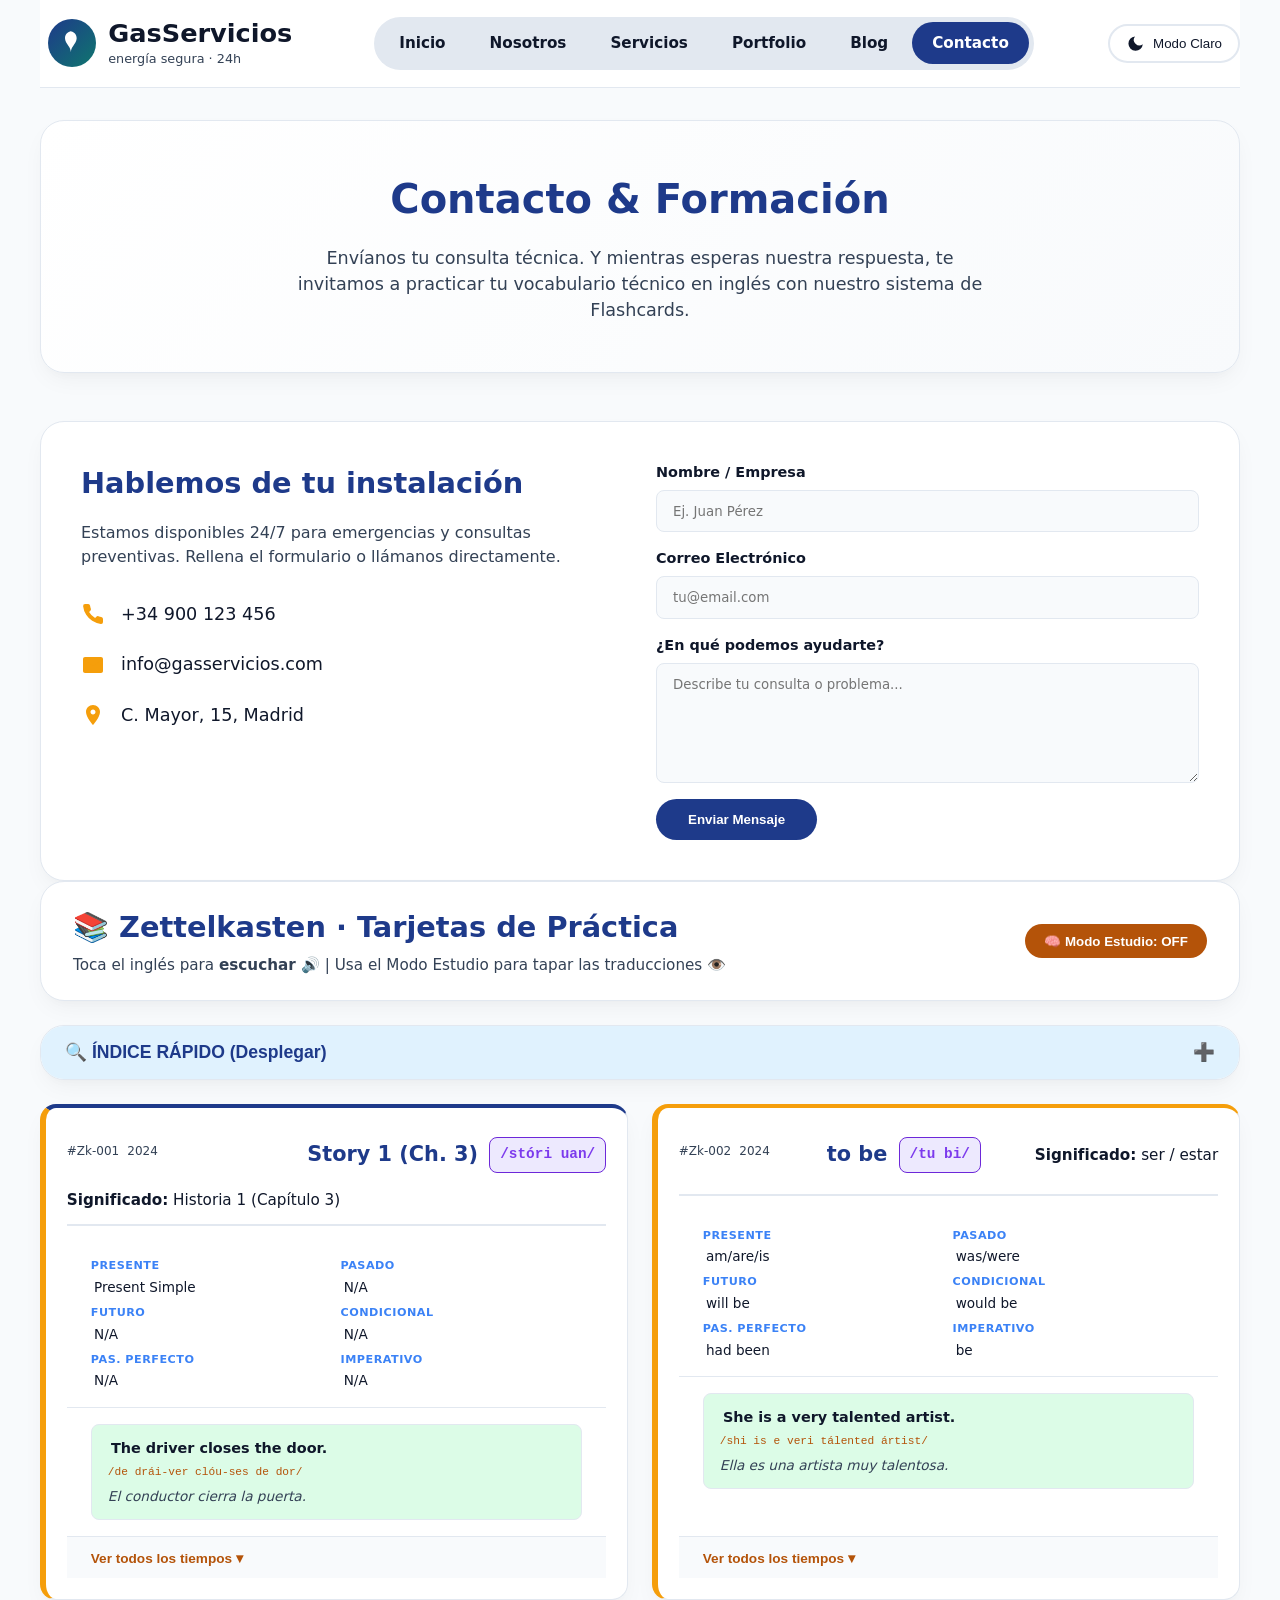
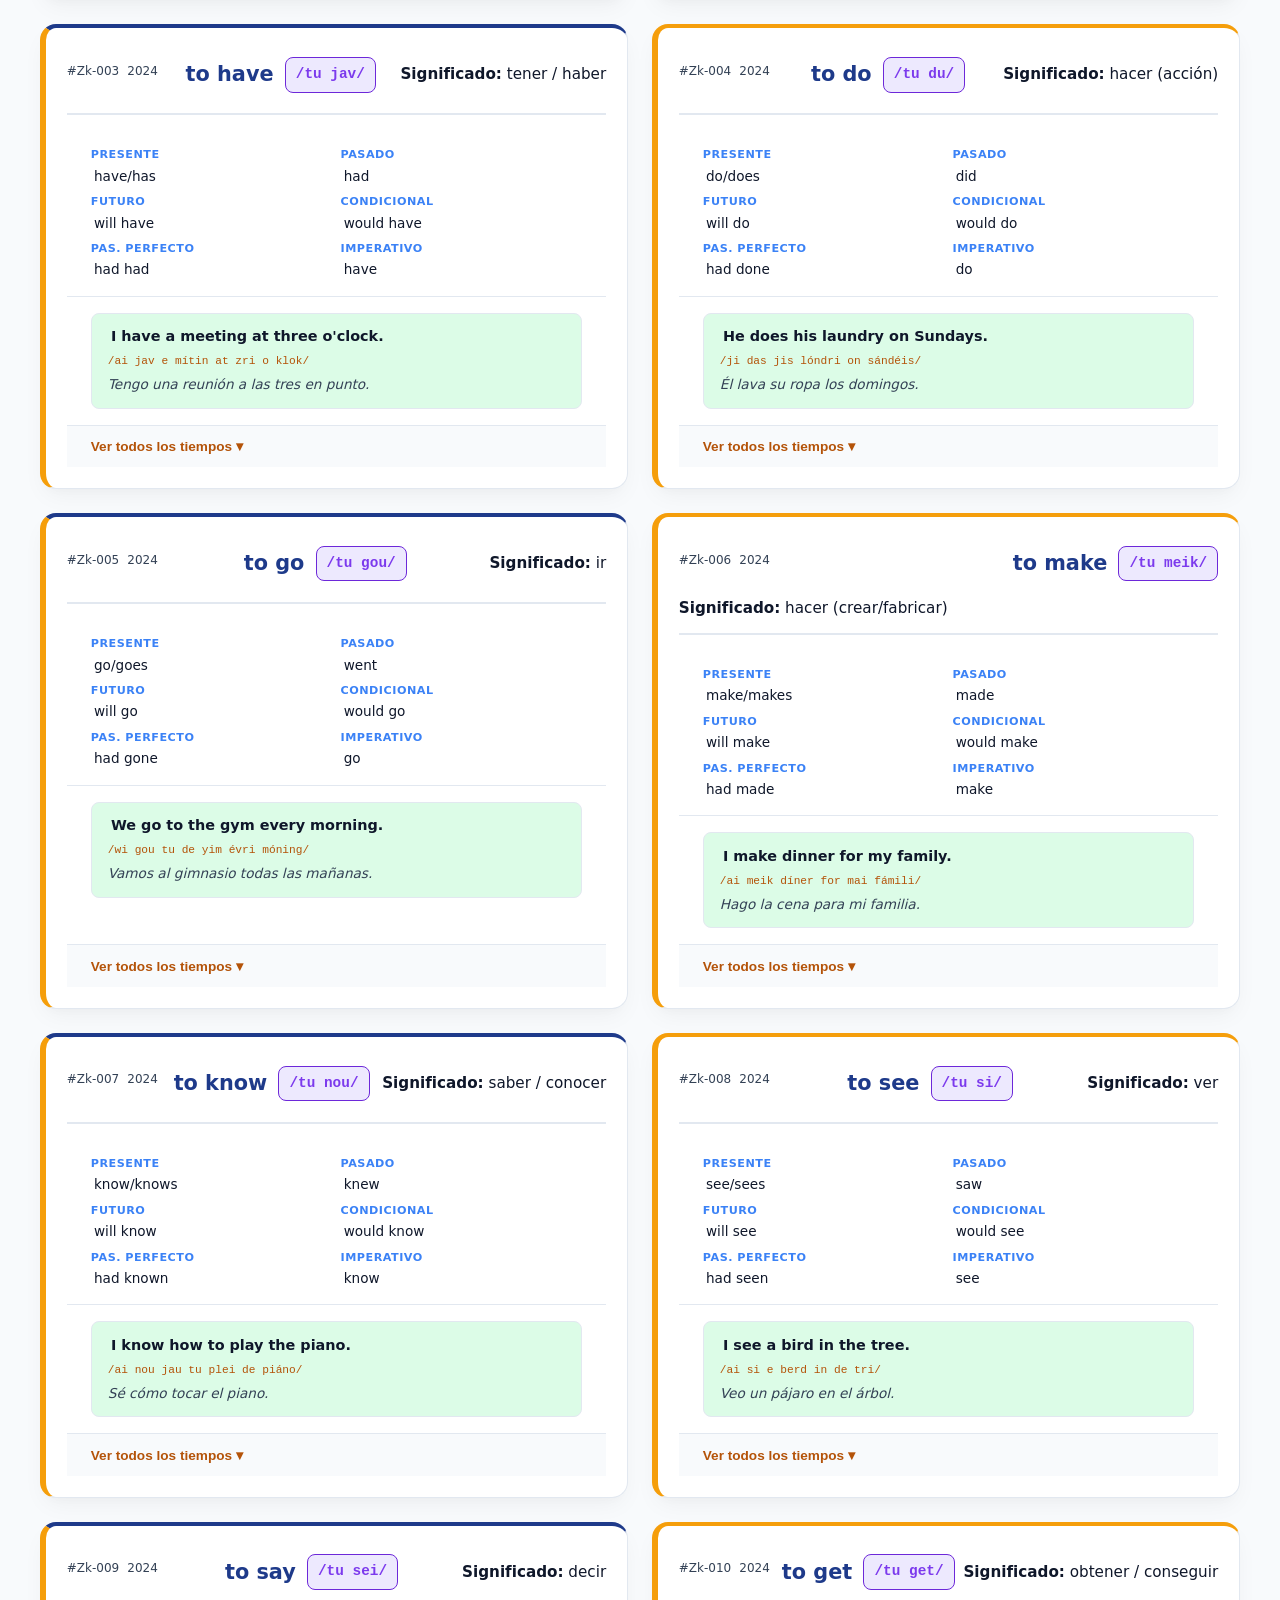
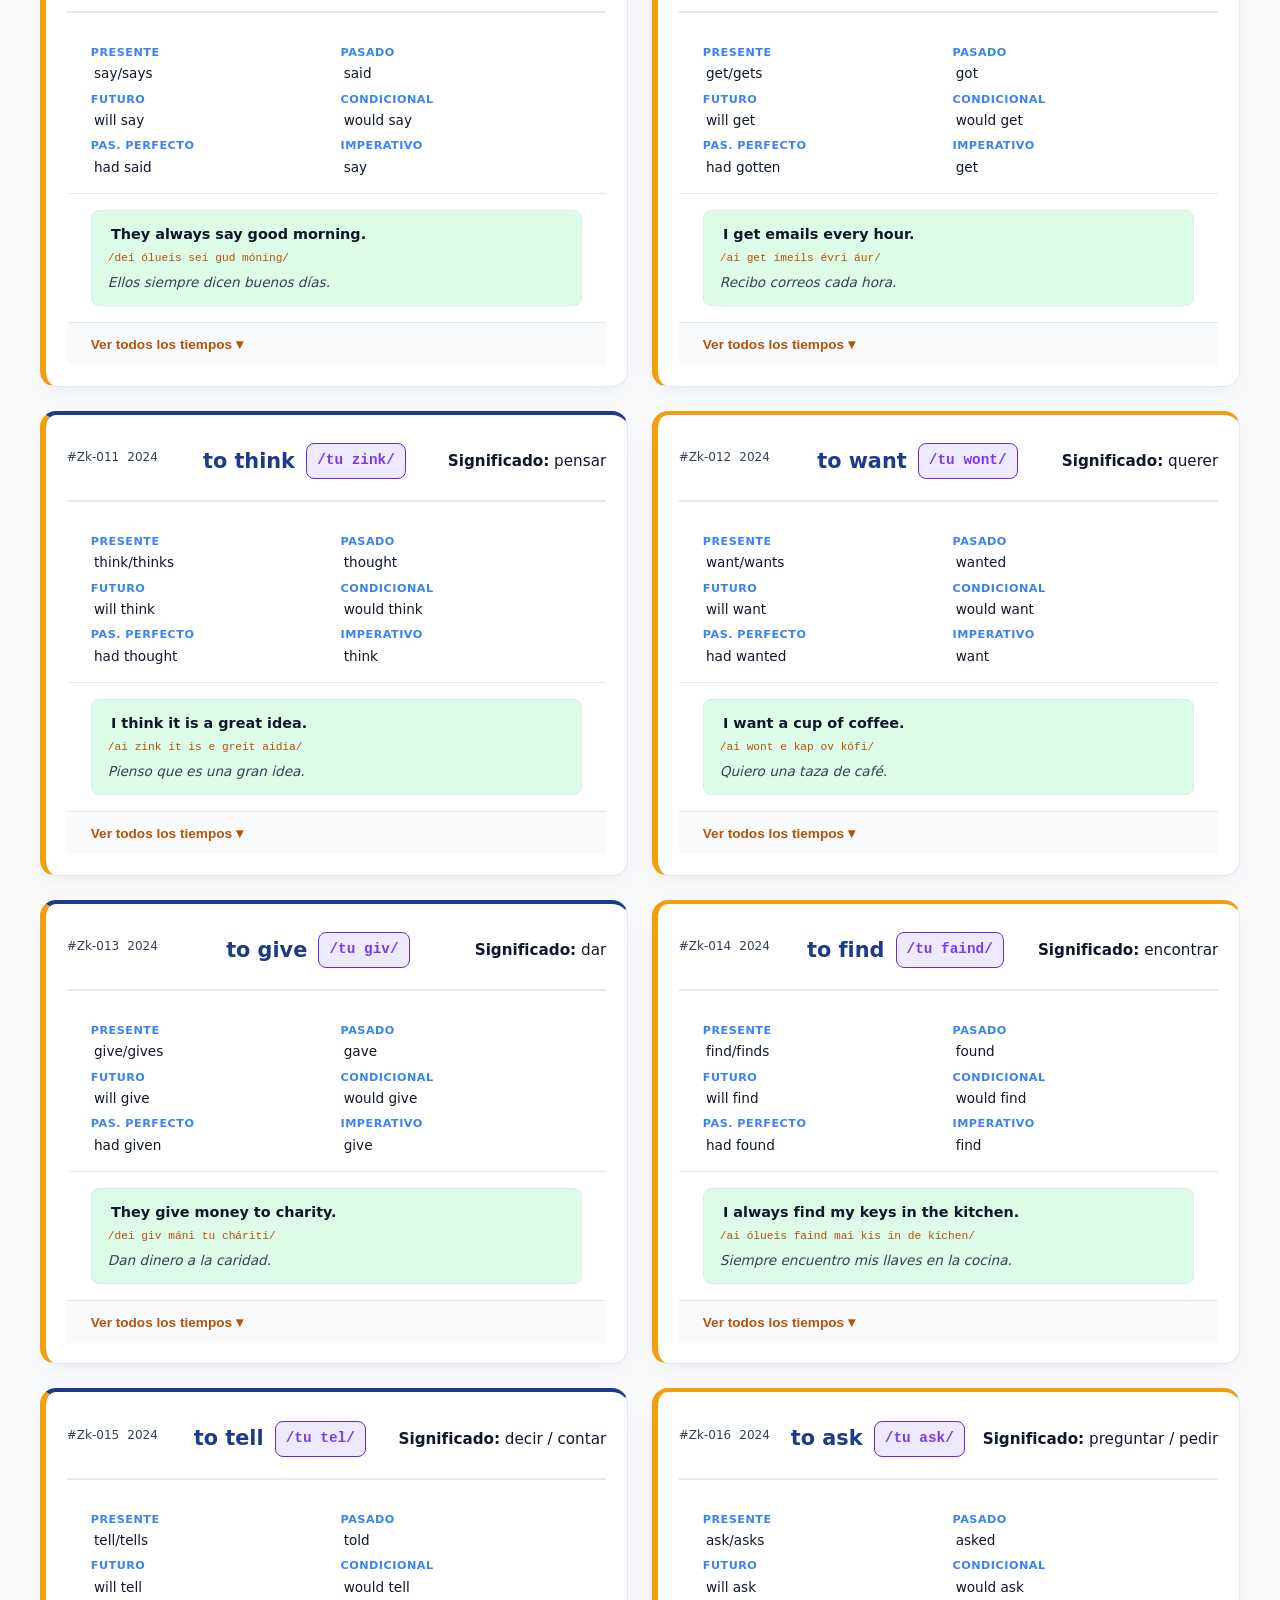
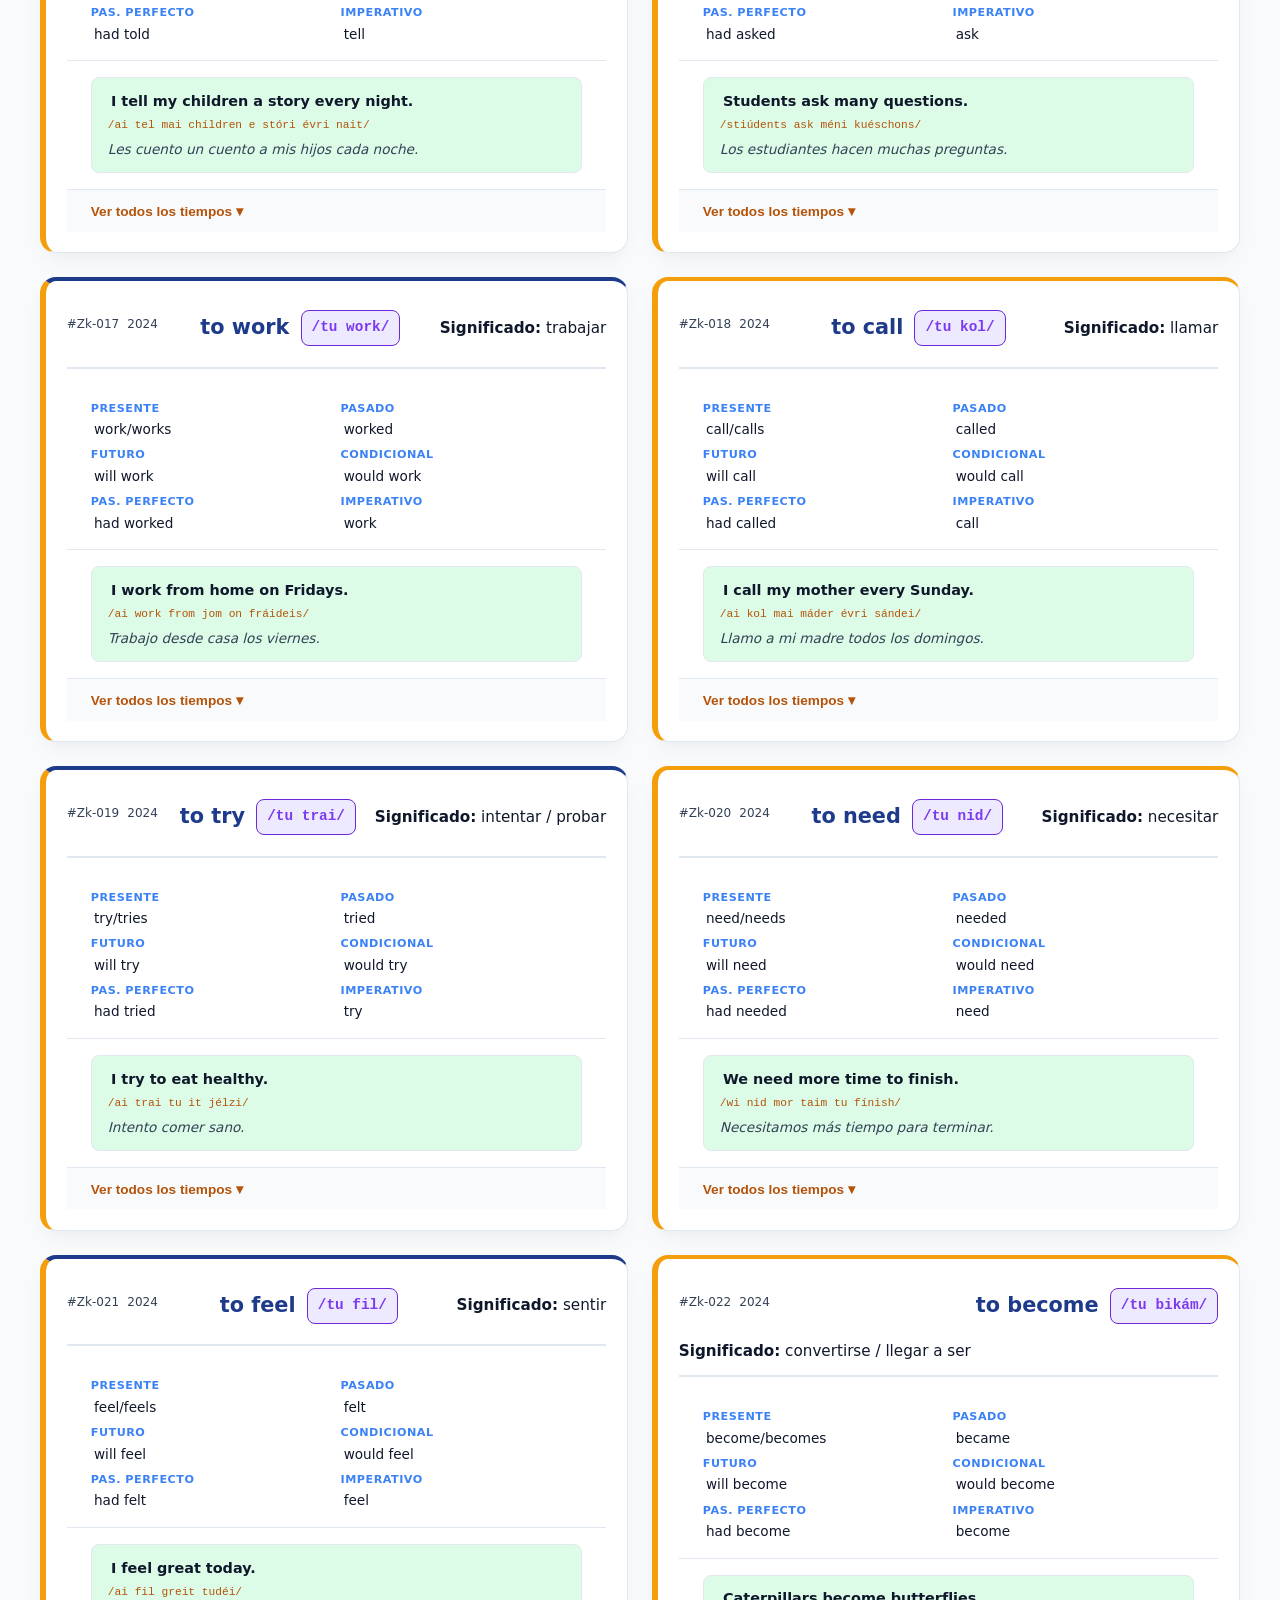
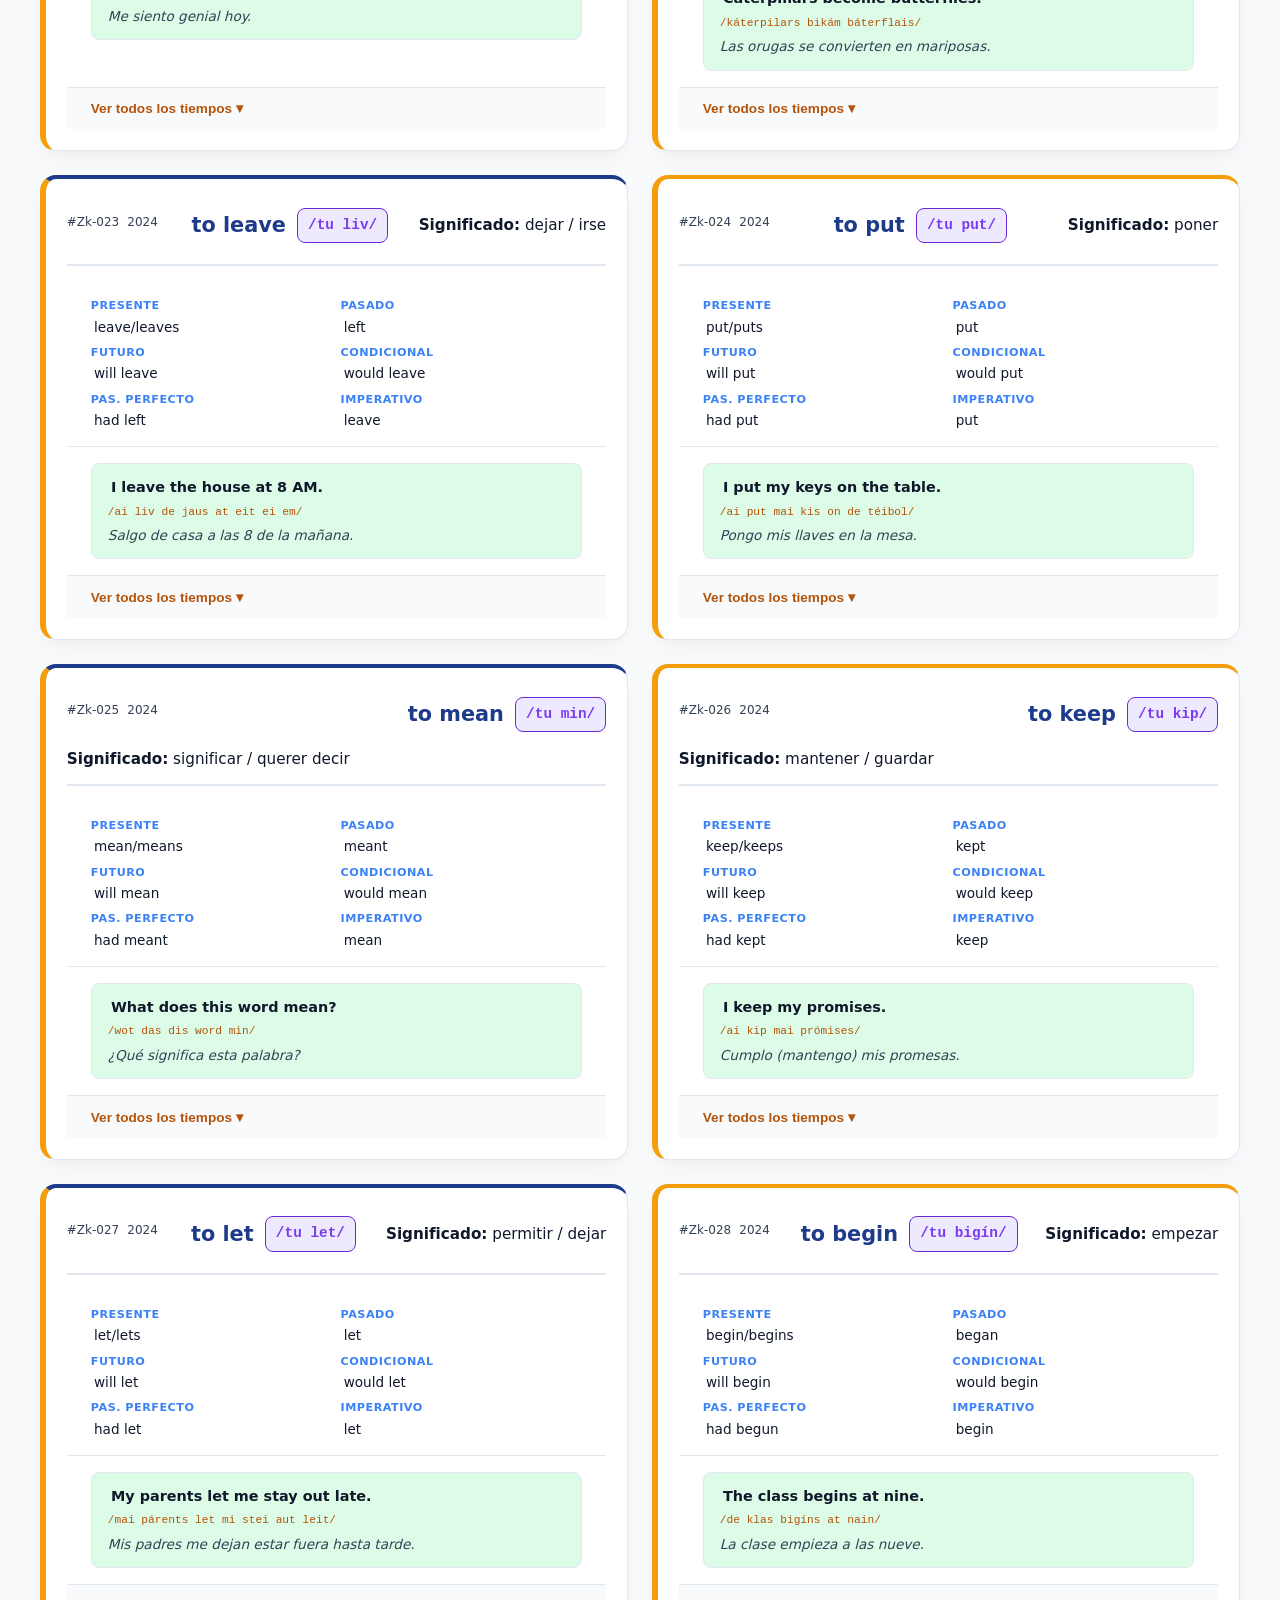
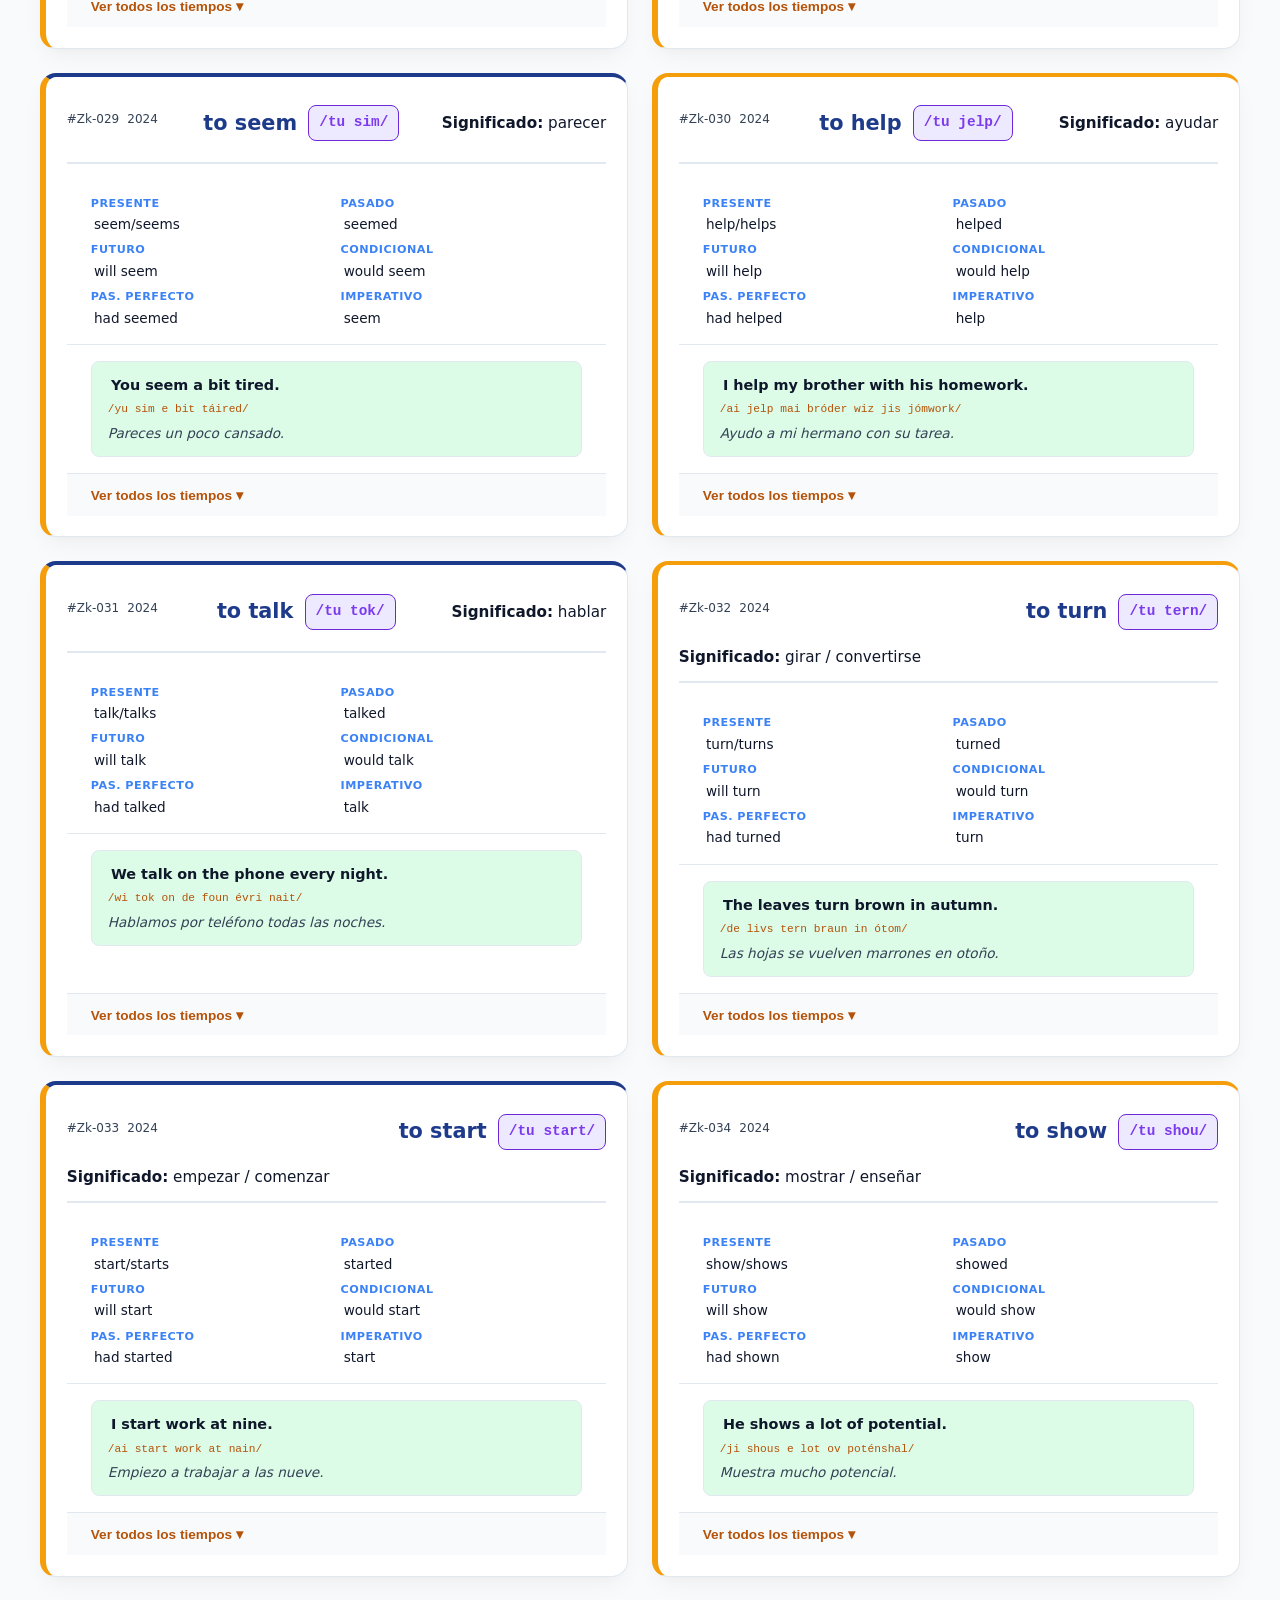
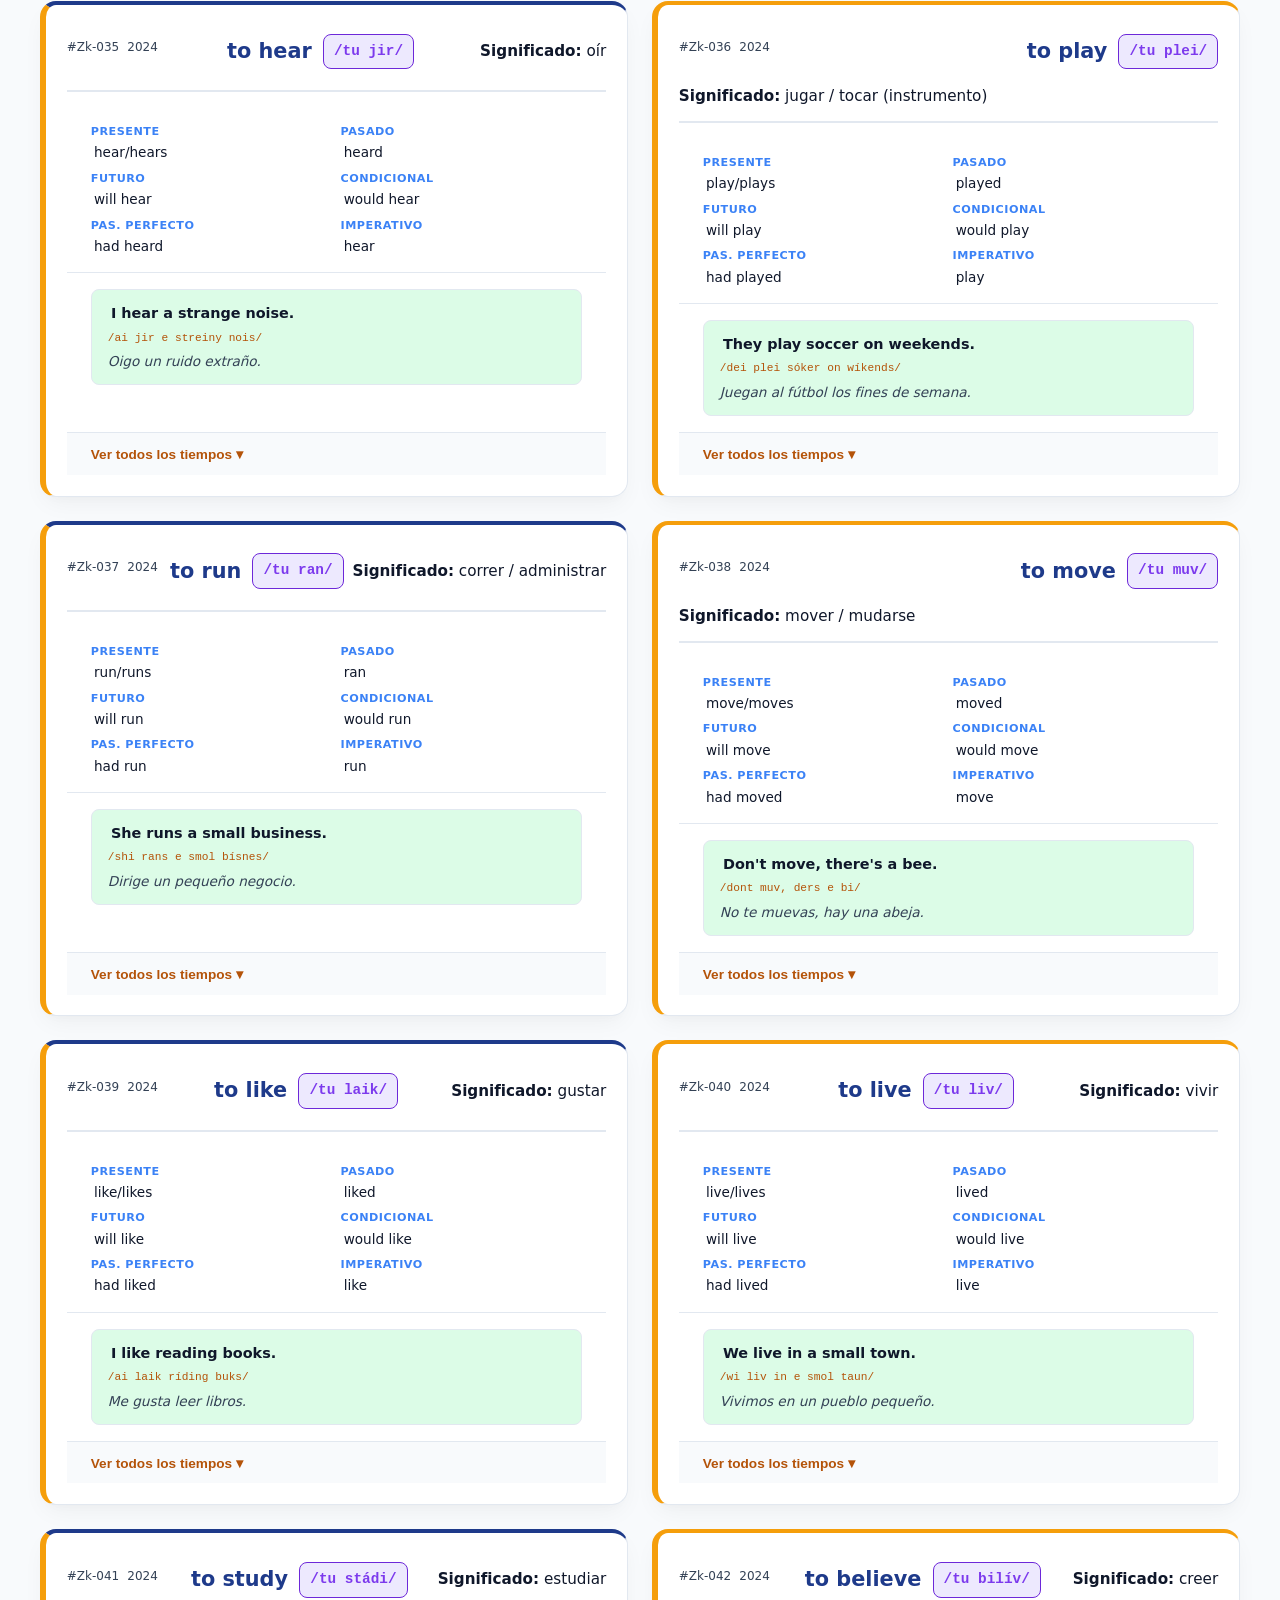
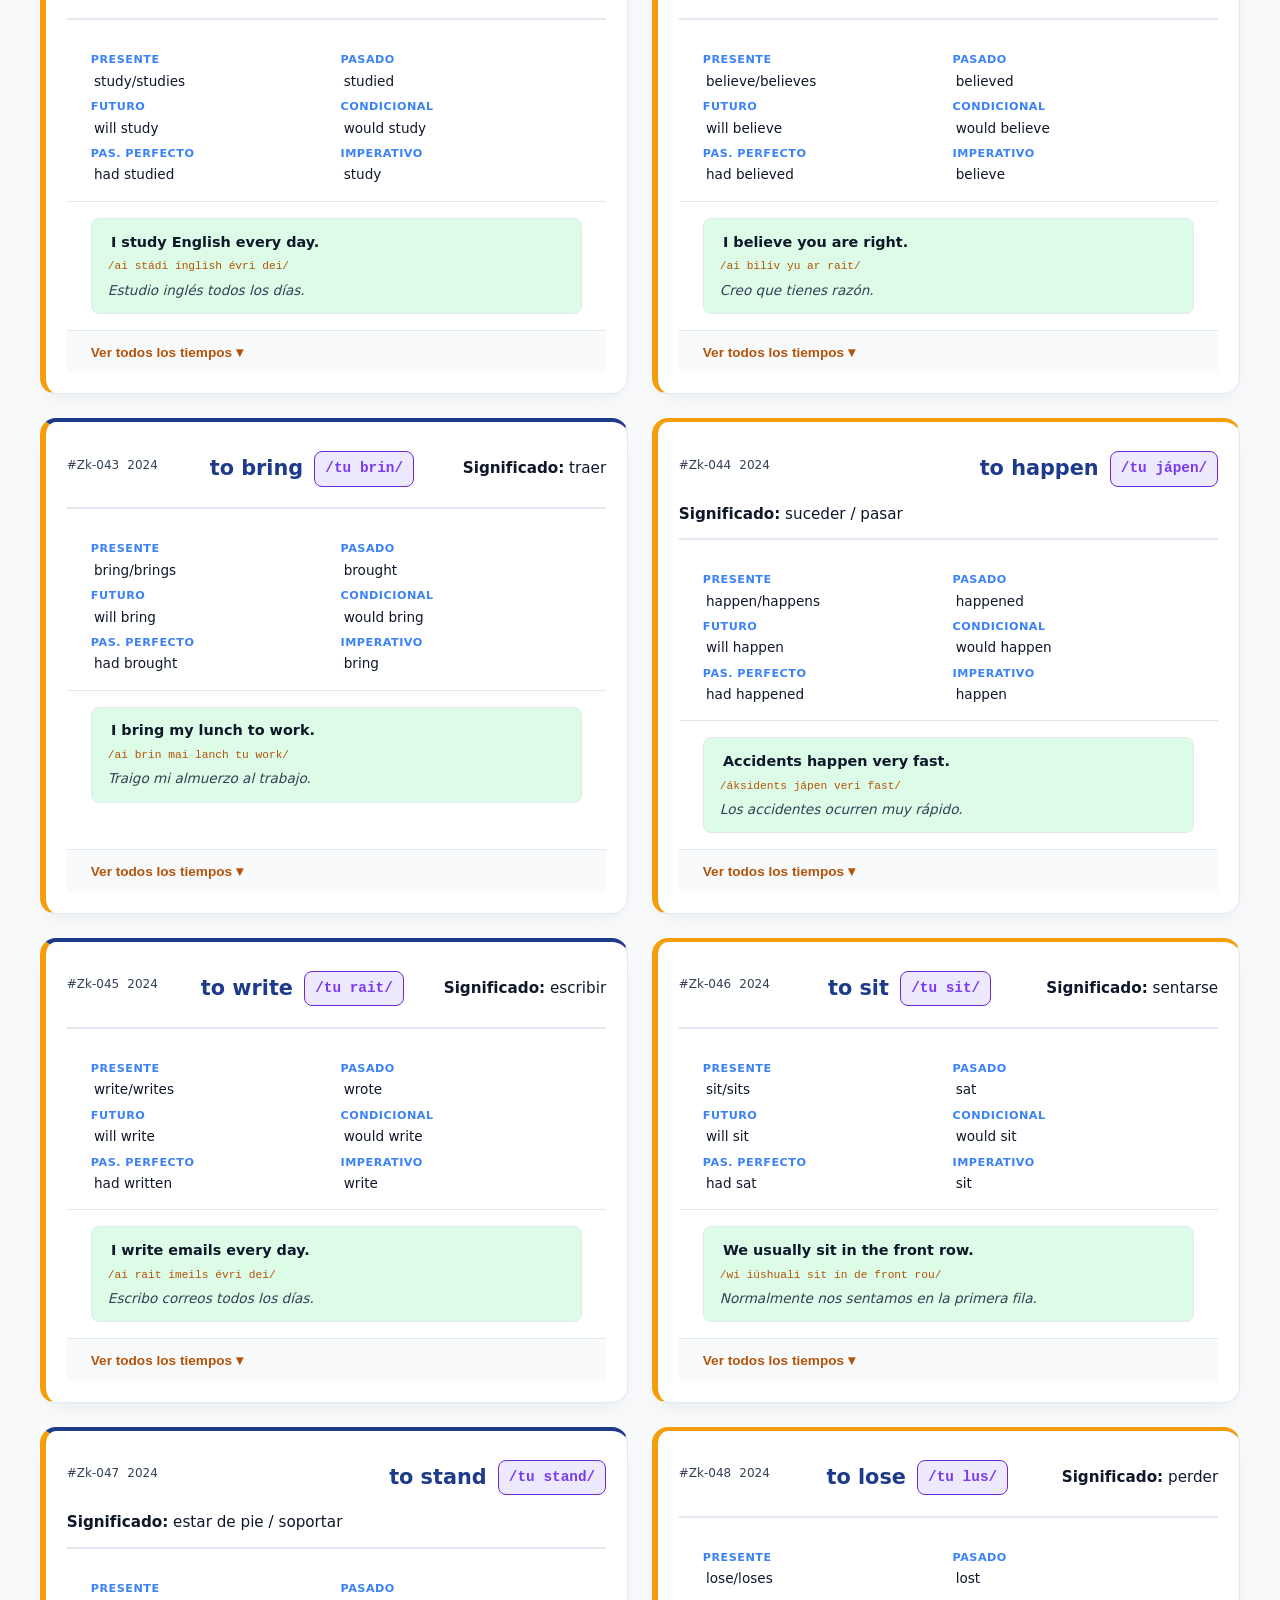
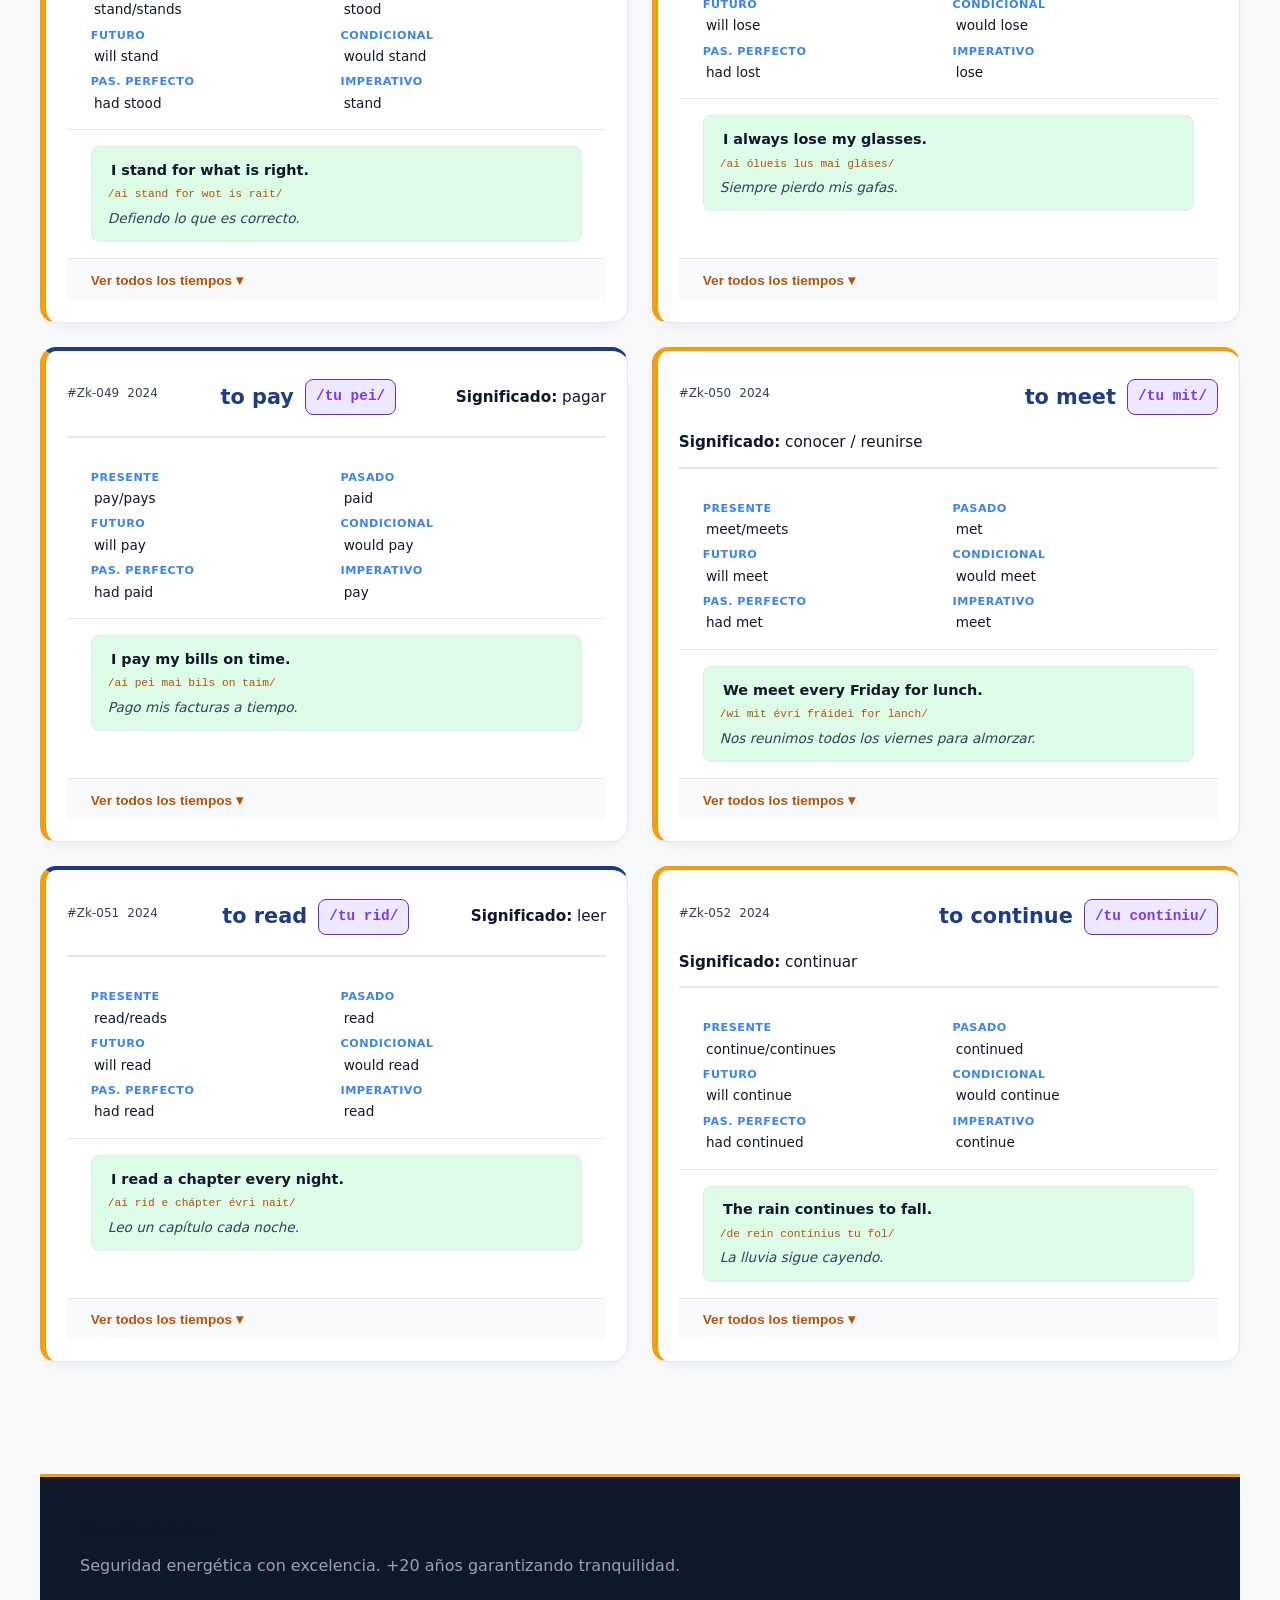
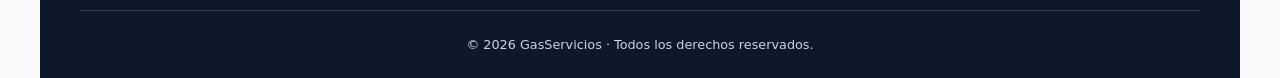
<file: contacto.html>
<!DOCTYPE html>
<html lang="es" data-tema="claro">
<head>
    <meta charset="UTF-8">
    <meta name="viewport" content="width=device-width, initial-scale=1.0, viewport-fit=cover">
    <meta name="description" content="Contacta con GasServicios y practica vocabulario técnico con nuestras Flashcards Zettelkasten.">
    <title>GasServicios | Contacto y Zettelkasten</title>
   

        <link rel="stylesheet" href="./estilos.css">
</head>
<body>
    <div class="contenedor-web" style="min-height: 100vh; display: flex; flex-direction: column;">
        <header class="cabecera">
            <div class="cabecera-interna">
                <a href="index.html" class="logo-enlace">
                    <div class="logo-icono" aria-hidden="true">
                        <svg viewBox="0 0 24 24"><path d="M12 2C8.5 2 6 4.5 6 8c0 2.5 1.5 4.5 3 6.5 1 1.5 2 3 2 5.5 0-2.5 1-4 2-5.5 1.5-2 3-4 3-6.5 0-3.5-2.5-6-6-6z"/><circle cx="12" cy="8" r="2"/></svg>
                    </div>
                    <div class="texto-logo"><h1>GasServicios</h1><p>energía segura · 24h</p></div>
                </a>
                
                <div class="nav-escritorio">
                    <ul class="lista-nav">
                        <li><a href="index.html" class="enlace-nav">Inicio</a></li>
                        <li><a href="nosotros.html" class="enlace-nav">Nosotros</a></li>
                        <li><a href="servicios.html" class="enlace-nav">Servicios</a></li>
                        <li><a href="portfolio.html" class="enlace-nav">Portfolio</a></li>
                        <li><a href="blog.html" class="enlace-nav">Blog</a></li>
                        <li><a href="contacto.html" class="enlace-nav activo">Contacto</a></li>
                    </ul>
                </div>
                
                <div class="controles">
                    <button class="boton-tema" id="botonTema" aria-label="Modo oscuro/claro">
                        <svg style="width: 1.2rem; height: 1.2rem; fill: currentColor;" viewBox="0 0 24 24"><path d="M21 12.79A9 9 0 1111.21 3 7 7 0 0021 12.79z"/></svg>
                        <span id="textoTema">Modo Claro</span>
                    </button>
                    <button class="boton-hamburguesa" id="btnHamburguesa" aria-label="Menú">
                        <span class="linea-ham"></span><span class="linea-ham"></span><span class="linea-ham"></span>
                    </button>
                </div>
            </div>
        </header>

        <div class="overlay-menu" id="overlayMenu"></div>
        <div class="menu-lateral" id="menuLateral">
            <button class="boton-cerrar" id="cerrarMenuBtn" aria-label="Cerrar menú">✕</button>
            <ul class="lista-menu-lateral">
                <li><a href="index.html" class="enlace-menu-movil">🏠 Inicio</a></li>
                <li><a href="nosotros.html" class="enlace-menu-movil">👥 Nosotros</a></li>
                <li><a href="servicios.html" class="enlace-menu-movil">🔧 Servicios</a></li>
                <li><a href="portfolio.html" class="enlace-menu-movil">📁 Portfolio</a></li>
                <li><a href="blog.html" class="enlace-menu-movil">📰 Blog</a></li>
                <li><a href="contacto.html" class="enlace-menu-movil activo">📞 Contacto</a></li>
            </ul>
        </div>

        <main>
            <div class="hero-seccion">
                <h1>Contacto & Formación</h1>
                <p>Envíanos tu consulta técnica. Y mientras esperas nuestra respuesta, te invitamos a practicar tu vocabulario técnico en inglés con nuestro sistema de Flashcards.</p>
            </div>

            <section class="contacto-contenedor">
                <div class="contacto-info">
                    <h2>Hablemos de tu instalación</h2>
                    <p style="margin-bottom: 2rem; color: var(--texto-secundario);">Estamos disponibles 24/7 para emergencias y consultas preventivas. Rellena el formulario o llámanos directamente.</p>
                    
                    <div class="contacto-item">
                        <svg viewBox="0 0 24 24"><path d="M22 16.92v3a2 2 0 01-2.18 2 19.79 19.79 0 01-8.63-3.07 19.5 19.5 0 01-6-6 19.79 19.79 0 01-3.07-8.67A2 2 0 014.11 2h3a2 2 0 012 1.72 12.84 12.84 0 00.7 2.81 2 2 0 01-.45 2.11L8.09 9.91a16 16 0 006 6l1.27-1.27a2 2 0 012.11-.45 12.84 12.84 0 002.81.7A2 2 0 0122 16.92z"/></svg>
                        <span>+34 900 123 456</span>
                    </div>
                    <div class="contacto-item">
                        <svg viewBox="0 0 24 24"><path d="M4 4h16c1.1 0 2 .9 2 2v12c0 1.1-.9 2-2 2H4c-1.1 0-2-.9-2-2V6c0-1.1.9-2 2-2z"></path><polyline points="22,6 12,13 2,6"></polyline></svg>
                        <span>info@gasservicios.com</span>
                    </div>
                    <div class="contacto-item">
                        <svg viewBox="0 0 24 24"><path d="M12 2C8.13 2 5 5.13 5 9c0 5.25 7 13 7 13s7-7.75 7-13c0-3.87-3.13-7-7-7zm0 9.5c-1.38 0-2.5-1.12-2.5-2.5s1.12-2.5 2.5-2.5 2.5 1.12 2.5 2.5-1.12 2.5-2.5 2.5z"/></svg>
                        <span>C. Mayor, 15, Madrid</span>
                    </div>
                </div>

                <form class="formulario-contacto" onsubmit="event.preventDefault(); alert('Mensaje enviado. Te contactaremos pronto.');">
                    <div class="form-grupo">
                        <label for="nombre">Nombre / Empresa</label>
                        <input type="text" id="nombre" required placeholder="Ej. Juan Pérez">
                    </div>
                    <div class="form-grupo">
                        <label for="email">Correo Electrónico</label>
                        <input type="email" id="email" required placeholder="tu@email.com">
                    </div>
                    <div class="form-grupo">
                        <label for="mensaje">¿En qué podemos ayudarte?</label>
                        <textarea id="mensaje" required placeholder="Describe tu consulta o problema..."></textarea>
                    </div>
                    <button type="submit" class="btn-enviar">Enviar Mensaje</button>
                </form>
            </section>

            <section class="zettelkasten-wrapper">
                <div class="zettelkasten-header">
                    <div>
                        <h2>📚 Zettelkasten · Tarjetas de Práctica</h2>
                        <p style="color: var(--texto-secundario); font-size: 0.95rem; margin-top: 0.3rem;">
                            Toca el inglés para <strong>escuchar 🔊</strong> | Usa el Modo Estudio para tapar las traducciones 👁️
                        </p>
                    </div>
                    <button class="boton-estudio" id="boton-estudio">🧠 Modo Estudio: OFF</button>
                </div>

                <div class="indice-acordeon" id="indice-acordeon">
                    <button class="boton-indice" id="boton-indice-principal">
                        <span>🔍 ÍNDICE RÁPIDO (Desplegar)</span>
                        <span id="indicador-indice">➕</span>
                    </button>
                    <div class="panel-indice" id="panel-indice">
                        <div class="contenido-indice" id="lista-indice-chips"></div>
                    </div>
                </div>
                
                <div class="grilla-tarjetas" id="contenedor-verbos"></div>
            </section>

        </main>

        <footer class="pie-pagina">
            <div class="contenedor-web">
                <h4 style="font-size: 1.2rem; font-weight: 700; margin-bottom: 0.5rem;">GasServicios</h4>
                <p style="color: #94a3b8;">Seguridad energética con excelencia. +20 años garantizando tranquilidad.</p>
                <div class="copyright">
                    <p>&copy; <span id="year"></span> GasServicios · Todos los derechos reservados.</p>
                </div>
            </div>
        </footer>
    </div>

    <script>
        (function() {
            'use strict';

            // ==========================================
            // LÓGICA DEL TEMA Y NAVEGACIÓN
            // ==========================================
            const elementoRaiz = document.documentElement;
            const botonTema = document.getElementById('botonTema');
            const textoTema = document.getElementById('textoTema');
            const btnHamburguesa = document.getElementById('btnHamburguesa');
            const menuLateral = document.getElementById('menuLateral');
            const overlayMenu = document.getElementById('overlayMenu');
            const cerrarBtn = document.getElementById('cerrarMenuBtn');
            
            function cerrarMenuLateral() {
                if(menuLateral) menuLateral.classList.remove('abierto');
                if(overlayMenu) overlayMenu.classList.remove('visible');
            }
            if(btnHamburguesa) {
                btnHamburguesa.addEventListener('click', () => {
                    menuLateral.classList.add('abierto');
                    overlayMenu.classList.add('visible');
                });
            }
            if(cerrarBtn) cerrarBtn.addEventListener('click', cerrarMenuLateral);
            if(overlayMenu) overlayMenu.addEventListener('click', cerrarMenuLateral);
            
            function setTema(tema) {
                elementoRaiz.setAttribute('data-tema', tema);
                if(textoTema) textoTema.textContent = tema === 'claro' ? 'Modo Claro' : 'Modo Oscuro';
                localStorage.setItem('gas-tema', tema);
            }
            if(botonTema) {
                botonTema.addEventListener('click', () => {
                    const actual = elementoRaiz.getAttribute('data-tema');
                    setTema(actual === 'claro' ? 'oscuro' : 'claro');
                });
            }
            
            try {
                const temaGuardado = localStorage.getItem('gas-tema');
                if(temaGuardado) setTema(temaGuardado);
                else if(window.matchMedia && window.matchMedia('(prefers-color-scheme: dark)').matches) setTema('oscuro');
                else setTema('claro');
            } catch(e) {}
            
            if(document.getElementById('year')) document.getElementById('year').textContent = new Date().getFullYear();

            // ==========================================
            // LÓGICA ZETTELKASTEN (Adaptada del archivo subido)
            // ==========================================
            function reproducirAudio(texto, idioma = 'en-US') {
                if ('speechSynthesis' in window) {
                    window.speechSynthesis.cancel(); 
                    const utterance = new SpeechSynthesisUtterance(texto);
                    utterance.lang = idioma;
                    utterance.rate = 0.9; 
                    window.speechSynthesis.speak(utterance);
                }
            }

            // Aquí están las tarjetas procesadas en el archivo. 
            // Para tener las 41, sustituye este bloque "verbosData" por el tuyo.
            const verbosData = [
               // ---> AQUI ESTÁ LA NUEVA TARJETA DE LA HISTORIA <---
    { verbo: "Story 1 (Ch. 3)", traduccion: "Historia 1 (Capítulo 3)", pronBase: "stóri uan", tiempos: { presente: "Present Simple", pasado: "N/A", futuro: "N/A", condicional: "N/A", pasadoPerfecto: "N/A", imperativo: "N/A" },
      frasesTiempos: [
        { tiempo: "Frase 1", en: "The driver closes the door.", pron: "de drái-ver clóu-ses de dor", es: "El conductor cierra la puerta." },
        { tiempo: "Frase 2", en: "The old man hides among some boxes.", pron: "di old man jáids a-móng sam bók-ses", es: "El hombre mayor se esconde entre unas cajas." },
        { tiempo: "Frase 3", en: "The cat looks at me with a smile.", pron: "de cat luks at mi uid a smáil", es: "El gato me mira con una sonrisa." },
        { tiempo: "Frase 4", en: "Why do you travel to Barcelona?", pron: "uái du yu trá-vel tu Bar-se-ló-na", es: "¿Por qué viajas a Barcelona?" },
        { tiempo: "Frase 5", en: "My aunt tells me a story, but I fall asleep.", pron: "mái ant tels mi a stó-ri, bat ái fol a-slíip", es: "Mi tía me cuenta una historia, pero yo me quedo dormido." },
        { tiempo: "Frase 6", en: "How old is your son?", pron: "jáu old is yor san", es: "¿Qué edad tiene tu hijo?" },
        { tiempo: "Frase 7", en: "After a few minutes of silence, I ask the woman: What is your name?", pron: "áf-ter a fiú mí-nits of sái-lens, ái ask de uú-man: uát is yor néim", es: "Después de unos minutos de silencio, le pregunto a la mujer: ¿Cómo te llamas?" }
      ] },
    
    // ---> TARJETAS ORIGINALES <---
    { verbo: "to be", traduccion: "ser / estar", pronBase: "tu bi", tiempos: { presente: "am/are/is", pasado: "was/were", futuro: "will be", condicional: "would be", pasadoPerfecto: "had been", imperativo: "be" },
      frasesTiempos: [
        { tiempo: "Presente", en: "She is a very talented artist.", pron: "shi is e veri tálented ártist", es: "Ella es una artista muy talentosa." },
        { tiempo: "Pasado", en: "They were at the cinema last night.", pron: "dei wer at de sínema last nait", es: "Ellos estuvieron en el cine anoche." },
        { tiempo: "Futuro", en: "I will be ready in ten minutes.", pron: "ai wil bi redi in ten mínits", es: "Estaré listo en diez minutos." },
        { tiempo: "Condicional", en: "He would be happier in a new city.", pron: "ji wuld bi jápier in e niu síti", es: "Él sería más feliz en una nueva ciudad." },
        { tiempo: "Pasado Perfecto", en: "We had been friends for years.", pron: "wi jad bin frends for yirs", es: "Habíamos sido amigos durante años." },
        { tiempo: "Imperativo", en: "Be careful with that glass!", pron: "bi kérful wiz dat glas", es: "¡Ten cuidado con ese vaso!" }
      ] },
    { verbo: "to have", traduccion: "tener / haber", pronBase: "tu jav", tiempos: { presente: "have/has", pasado: "had", futuro: "will have", condicional: "would have", pasadoPerfecto: "had had", imperativo: "have" },
      frasesTiempos: [
        { tiempo: "Presente", en: "I have a meeting at three o'clock.", pron: "ai jav e mítin at zri o klok", es: "Tengo una reunión a las tres en punto." },
        { tiempo: "Pasado", en: "She had a great time at the party.", pron: "shi jad e greit taim at de párti", es: "Ella se lo pasó genial en la fiesta." },
        { tiempo: "Futuro", en: "We will have enough money soon.", pron: "wi wil jav ináf máni sun", es: "Tendremos suficiente dinero pronto." },
        { tiempo: "Condicional", en: "I would have a dog if I had a garden.", pron: "ai wuld jav e dog if ai jad e gárden", es: "Tendría un perro si tuviera un jardín." },
        { tiempo: "Pasado Perfecto", en: "They had had dinner before I arrived.", pron: "dei jad jad díner bifor ai aráivd", es: "Ellos habían cenado antes de que yo llegara." },
        { tiempo: "Imperativo", en: "Have a nice day!", pron: "jav e nais dei", es: "¡Que tengas un buen día!" }
      ] },
    { verbo: "to do", traduccion: "hacer (acción)", pronBase: "tu du", tiempos: { presente: "do/does", pasado: "did", futuro: "will do", condicional: "would do", pasadoPerfecto: "had done", imperativo: "do" },
      frasesTiempos: [
        { tiempo: "Presente", en: "He does his laundry on Sundays.", pron: "ji das jis lóndri on sándéis", es: "Él lava su ropa los domingos." },
        { tiempo: "Pasado", en: "I did my best during the interview.", pron: "ai did mai best diúrin di ínterviu", es: "Di lo mejor de mí durante la entrevista." },
        { tiempo: "Futuro", en: "They will do the paperwork tomorrow.", pron: "dei wil du de péiperwork tumórou", es: "Harán el papeleo mañana." },
        { tiempo: "Condicional", en: "She would do anything for her family.", pron: "shi wuld du énizing for jer fámili", es: "Ella haría cualquier cosa por su familia." },
        { tiempo: "Pasado Perfecto", en: "I had done my homework before class.", pron: "ai jad dan mai jómwork bifor klas", es: "Había hecho mi tarea antes de clase." },
        { tiempo: "Imperativo", en: "Do your chores now!", pron: "du yor chors nau", es: "¡Haz tus quehaceres ahora!" }
      ] },
    { verbo: "to go", traduccion: "ir", pronBase: "tu gou", tiempos: { presente: "go/goes", pasado: "went", futuro: "will go", condicional: "would go", pasadoPerfecto: "had gone", imperativo: "go" },
      frasesTiempos: [
        { tiempo: "Presente", en: "We go to the gym every morning.", pron: "wi gou tu de yim évri móning", es: "Vamos al gimnasio todas las mañanas." },
        { tiempo: "Pasado", en: "She went to Paris last summer.", pron: "shi went tu páris last sámer", es: "Ella fue a París el verano pasado." },
        { tiempo: "Futuro", en: "I will go to the supermarket later.", pron: "ai wil gou tu de súprmarket léiter", es: "Iré al supermercado más tarde." },
        { tiempo: "Condicional", en: "He would go to the concert, but he is working.", pron: "ji wuld gou tu de kónsert, bat ji is wórkin", es: "Él iría al concierto, pero está trabajando." },
        { tiempo: "Pasado Perfecto", en: "They had gone home when it started to rain.", pron: "dei jad gon jom wen it stártid tu rein", es: "Se habían ido a casa cuando empezó a llover." },
        { tiempo: "Imperativo", en: "Go straight and turn left.", pron: "gou streit and turn left", es: "Ve recto y gira a la izquierda." }
      ] },
    { verbo: "to make", traduccion: "hacer (crear/fabricar)", pronBase: "tu meik", tiempos: { presente: "make/makes", pasado: "made", futuro: "will make", condicional: "would make", pasadoPerfecto: "had made", imperativo: "make" },
      frasesTiempos: [
        { tiempo: "Presente", en: "I make dinner for my family.", pron: "ai meik díner for mai fámili", es: "Hago la cena para mi familia." },
        { tiempo: "Pasado", en: "She made a beautiful painting.", pron: "shi meid e biútiful péinting", es: "Ella hizo una hermosa pintura." },
        { tiempo: "Futuro", en: "We will make a decision soon.", pron: "wi wil meik e desíshon sun", es: "Tomaremos una decisión pronto." },
        { tiempo: "Condicional", en: "I would make a cake if I had eggs.", pron: "ai wuld meik e keik if ai jad egs", es: "Haría un pastel si tuviera huevos." },
        { tiempo: "Pasado Perfecto", en: "He had made a mistake in the report.", pron: "ji jad meid e mistéik in de ripórt", es: "Él había cometido un error en el informe." },
        { tiempo: "Imperativo", en: "Make sure the door is locked.", pron: "meik shur de dor is lokt", es: "Asegúrate de que la puerta esté cerrada." }
      ] },
    { verbo: "to know", traduccion: "saber / conocer", pronBase: "tu nou", tiempos: { presente: "know/knows", pasado: "knew", futuro: "will know", condicional: "would know", pasadoPerfecto: "had known", imperativo: "know" },
      frasesTiempos: [
        { tiempo: "Presente", en: "I know how to play the piano.", pron: "ai nou jau tu plei de piáno", es: "Sé cómo tocar el piano." },
        { tiempo: "Pasado", en: "She knew the answer immediately.", pron: "shi niu di ánser imídiatli", es: "Ella supo la respuesta de inmediato." },
        { tiempo: "Futuro", en: "You will know the truth tomorrow.", pron: "yu wil nou de truz tumórou", es: "Sabrás la verdad mañana." },
        { tiempo: "Condicional", en: "I would know if he was lying.", pron: "ai wuld nou if ji wos láyin", es: "Yo sabría si él estuviera mintiendo." },
        { tiempo: "Pasado Perfecto", en: "I had known her since childhood.", pron: "ai jad noun jer sins cháildjud", es: "La había conocido desde la infancia." },
        { tiempo: "Imperativo", en: "Know your limits.", pron: "nou yor límits", es: "Conoce tus límites." }
      ] },
    { verbo: "to see", traduccion: "ver", pronBase: "tu si", tiempos: { presente: "see/sees", pasado: "saw", futuro: "will see", condicional: "would see", pasadoPerfecto: "had seen", imperativo: "see" },
      frasesTiempos: [
        { tiempo: "Presente", en: "I see a bird in the tree.", pron: "ai si e berd in de tri", es: "Veo un pájaro en el árbol." },
        { tiempo: "Pasado", en: "We saw a great movie yesterday.", pron: "wi so e greit múvi iésterdei", es: "Vimos una gran película ayer." },
        { tiempo: "Futuro", en: "They will see the doctor tomorrow.", pron: "dei wil si de dóktor tumórou", es: "Verán al médico mañana." },
        { tiempo: "Condicional", en: "I would see that play if I had tickets.", pron: "ai wuld si dat plei if ai jad tíkets", es: "Vería esa obra si tuviera entradas." },
        { tiempo: "Pasado Perfecto", en: "She had seen that show before.", pron: "shi jad sin dat shou bifor", es: "Ella había visto ese programa antes." },
        { tiempo: "Imperativo", en: "See what you can do about it.", pron: "si wot yu kan du abáut it", es: "Mira qué puedes hacer al respecto." }
      ] },
    { verbo: "to say", traduccion: "decir", pronBase: "tu sei", tiempos: { presente: "say/says", pasado: "said", futuro: "will say", condicional: "would say", pasadoPerfecto: "had said", imperativo: "say" },
      frasesTiempos: [
        { tiempo: "Presente", en: "They always say good morning.", pron: "dei ólueis sei gud móning", es: "Ellos siempre dicen buenos días." },
        { tiempo: "Pasado", en: "He said he was tired.", pron: "ji sed ji wos táired", es: "Dijo que estaba cansado." },
        { tiempo: "Futuro", en: "I will say sorry to him.", pron: "ai wil sei sórri tu jim", es: "Le pediré perdón (le diré lo siento)." },
        { tiempo: "Condicional", en: "I would say it's a bad idea.", pron: "ai wuld sei its e bad aidía", es: "Yo diría que es una mala idea." },
        { tiempo: "Pasado Perfecto", en: "She had said nothing during the meeting.", pron: "shi jad sed názing diúrin de mítin", es: "No había dicho nada durante la reunión." },
        { tiempo: "Imperativo", en: "Say something, please.", pron: "sei sámzing plis", es: "Di algo, por favor." }
      ] },
    { verbo: "to get", traduccion: "obtener / conseguir", pronBase: "tu get", tiempos: { presente: "get/gets", pasado: "got", futuro: "will get", condicional: "would get", pasadoPerfecto: "had gotten", imperativo: "get" },
      frasesTiempos: [
        { tiempo: "Presente", en: "I get emails every hour.", pron: "ai get ímeils évri áur", es: "Recibo correos cada hora." },
        { tiempo: "Pasado", en: "She got a new job last week.", pron: "shi got e niu yob last wik", es: "Ella consiguió un nuevo trabajo la semana pasada." },
        { tiempo: "Futuro", en: "We will get the results on Monday.", pron: "wi wil get de resálts on mándei", es: "Obtendremos los resultados el lunes." },
        { tiempo: "Condicional", en: "I would get a taxi if it rained.", pron: "ai wuld get e táxi if it reind", es: "Cogería un taxi si lloviera." },
        { tiempo: "Pasado Perfecto", en: "He had gotten lost in the city.", pron: "ji jad goten lost in de síti", es: "Se había perdido en la ciudad." },
        { tiempo: "Imperativo", en: "Get out of here!", pron: "get aut ov jir", es: "¡Sal de aquí!" }
      ] },
    { verbo: "to think", traduccion: "pensar", pronBase: "tu zink", tiempos: { presente: "think/thinks", pasado: "thought", futuro: "will think", condicional: "would think", pasadoPerfecto: "had thought", imperativo: "think" },
      frasesTiempos: [
        { tiempo: "Presente", en: "I think it is a great idea.", pron: "ai zink it is e greit aidía", es: "Pienso que es una gran idea." },
        { tiempo: "Pasado", en: "She thought about him all day.", pron: "shi zot abáut jim ol dei", es: "Ella pensó en él todo el día." },
        { tiempo: "Futuro", en: "I will think about your proposal.", pron: "ai wil zink abáut yor propóusal", es: "Pensaré en tu propuesta." },
        { tiempo: "Condicional", en: "They would think you are crazy.", pron: "dei wuld zink yu ar kréisi", es: "Pensarían que estás loco." },
        { tiempo: "Pasado Perfecto", en: "I had thought the exam was tomorrow.", pron: "ai jad zot di igzám wos tumórou", es: "Había pensado que el examen era mañana." },
        { tiempo: "Imperativo", en: "Think before you speak.", pron: "zink bifór yu spik", es: "Piensa antes de hablar." }
      ] },
    { verbo: "to want", traduccion: "querer", pronBase: "tu wont", tiempos: { presente: "want/wants", pasado: "wanted", futuro: "will want", condicional: "would want", pasadoPerfecto: "had wanted", imperativo: "want" },
      frasesTiempos: [
        { tiempo: "Presente", en: "I want a cup of coffee.", pron: "ai wont e kap ov kófi", es: "Quiero una taza de café." },
        { tiempo: "Pasado", en: "She wanted to go to the beach.", pron: "shi wóntid tu gou tu de bich", es: "Ella quería ir a la playa." },
        { tiempo: "Futuro", en: "They will want more information.", pron: "dei wil wont mor informéishon", es: "Querrán más información." },
        { tiempo: "Condicional", en: "I would want to help if I could.", pron: "ai wuld wont tu jelp if ai kud", es: "Querría ayudar si pudiera." },
        { tiempo: "Pasado Perfecto", en: "He had wanted a bike for years.", pron: "ji jad wóntid e baik for yirs", es: "Él había querido una bicicleta durante años." },
        { tiempo: "Imperativo", en: "Want it enough to work for it.", pron: "wont it ináf tu work for it", es: "Quiérelo lo suficiente como para trabajar por ello." }
      ] },
    { verbo: "to give", traduccion: "dar", pronBase: "tu giv", tiempos: { presente: "give/gives", pasado: "gave", futuro: "will give", condicional: "would give", pasadoPerfecto: "had given", imperativo: "give" },
      frasesTiempos: [
        { tiempo: "Presente", en: "They give money to charity.", pron: "dei giv máni tu cháriti", es: "Dan dinero a la caridad." },
        { tiempo: "Pasado", en: "She gave me a beautiful gift.", pron: "shi geiv mi e biútiful gift", es: "Ella me dio un hermoso regalo." },
        { tiempo: "Futuro", en: "I will give you a call later.", pron: "ai wil giv yu e kol léiter", es: "Te daré una llamada más tarde." },
        { tiempo: "Condicional", en: "He would give up his job for her.", pron: "ji wuld giv ap jis yob for jer", es: "Él dejaría su trabajo por ella." },
        { tiempo: "Pasado Perfecto", en: "I had given him the keys.", pron: "ai jad given jim de kis", es: "Le había dado las llaves." },
        { tiempo: "Imperativo", en: "Give me a second.", pron: "giv mi e sécond", es: "Dame un segundo." }
      ] },
    { verbo: "to find", traduccion: "encontrar", pronBase: "tu faind", tiempos: { presente: "find/finds", pasado: "found", futuro: "will find", condicional: "would find", pasadoPerfecto: "had found", imperativo: "find" },
      frasesTiempos: [
        { tiempo: "Presente", en: "I always find my keys in the kitchen.", pron: "ai ólueis faind mai kis in de kíchen", es: "Siempre encuentro mis llaves en la cocina." },
        { tiempo: "Pasado", en: "He found a wallet on the street.", pron: "ji faund e wólet on de strit", es: "Encontró una cartera en la calle." },
        { tiempo: "Futuro", en: "We will find a solution.", pron: "wi wil faind e solúshon", es: "Encontraremos una solución." },
        { tiempo: "Condicional", en: "I would find it if I looked closer.", pron: "ai wuld faind it if ai lukt clóuser", es: "Lo encontraría si mirara más de cerca." },
        { tiempo: "Pasado Perfecto", en: "She had found the document before the meeting.", pron: "shi jad faund de dókiument bifór de mítin", es: "Ella había encontrado el documento antes de la reunión." },
        { tiempo: "Imperativo", en: "Find a place to sit.", pron: "faind e pleis tu sit", es: "Encuentra un lugar para sentarte." }
      ] },
    { verbo: "to tell", traduccion: "decir / contar", pronBase: "tu tel", tiempos: { presente: "tell/tells", pasado: "told", futuro: "will tell", condicional: "would tell", pasadoPerfecto: "had told", imperativo: "tell" },
      frasesTiempos: [
        { tiempo: "Presente", en: "I tell my children a story every night.", pron: "ai tel mai chíldren e stóri évri nait", es: "Les cuento un cuento a mis hijos cada noche." },
        { tiempo: "Pasado", en: "She told me the truth.", pron: "shi told mi de truz", es: "Me dijo la verdad." },
        { tiempo: "Futuro", en: "He will tell you later.", pron: "ji wil tel yu léiter", es: "Te lo dirá más tarde." },
        { tiempo: "Condicional", en: "I would tell him if I knew.", pron: "ai wuld tel jim if ai niu", es: "Le diría si supiera." },
        { tiempo: "Pasado Perfecto", en: "They had told us about the changes.", pron: "dei jad told as abáut de chéinyes", es: "Nos habían hablado de los cambios." },
        { tiempo: "Imperativo", en: "Tell me what happened.", pron: "tel mi wot jápend", es: "Dime qué pasó." }
      ] },
    { verbo: "to ask", traduccion: "preguntar / pedir", pronBase: "tu ask", tiempos: { presente: "ask/asks", pasado: "asked", futuro: "will ask", condicional: "would ask", pasadoPerfecto: "had asked", imperativo: "ask" },
      frasesTiempos: [
        { tiempo: "Presente", en: "Students ask many questions.", pron: "stiúdents ask méni kuéschons", es: "Los estudiantes hacen muchas preguntas." },
        { tiempo: "Pasado", en: "I asked for a glass of water.", pron: "ai askt for e glas ov wóter", es: "Pedí un vaso de agua." },
        { tiempo: "Futuro", en: "She will ask her boss for a raise.", pron: "shi wil ask jer bos for e reis", es: "Le pedirá un aumento a su jefe." },
        { tiempo: "Condicional", en: "I would ask him, but he is busy.", pron: "ai wuld ask jim, bat ji is bísi", es: "Le preguntaría, pero está ocupado." },
        { tiempo: "Pasado Perfecto", en: "He had asked for help before.", pron: "ji jad askt for jelp bifór", es: "Había pedido ayuda antes." },
        { tiempo: "Imperativo", en: "Ask politely.", pron: "ask poláitli", es: "Pregunta educadamente." }
      ] },
    { verbo: "to work", traduccion: "trabajar", pronBase: "tu work", tiempos: { presente: "work/works", pasado: "worked", futuro: "will work", condicional: "would work", pasadoPerfecto: "had worked", imperativo: "work" },
      frasesTiempos: [
        { tiempo: "Presente", en: "I work from home on Fridays.", pron: "ai work from jom on fráideis", es: "Trabajo desde casa los viernes." },
        { tiempo: "Pasado", en: "They worked hard all day.", pron: "dei workt jard ol dei", es: "Trabajaron duro todo el día." },
        { tiempo: "Futuro", en: "He will work on the project tonight.", pron: "ji wil work on de próyect tunáit", es: "Él trabajará en el proyecto esta noche." },
        { tiempo: "Condicional", en: "She would work more if she was paid better.", pron: "shi wuld work mor if shi wos peid béter", es: "Trabajaría más si le pagaran mejor." },
        { tiempo: "Pasado Perfecto", en: "I had worked there for five years.", pron: "ai jad workt der for faiv yirs", es: "Había trabajado allí durante cinco años." },
        { tiempo: "Imperativo", en: "Work hard and be kind.", pron: "work jard and bi kaind", es: "Trabaja duro y sé amable." }
      ] },
    { verbo: "to call", traduccion: "llamar", pronBase: "tu kol", tiempos: { presente: "call/calls", pasado: "called", futuro: "will call", condicional: "would call", pasadoPerfecto: "had called", imperativo: "call" },
      frasesTiempos: [
        { tiempo: "Presente", en: "I call my mother every Sunday.", pron: "ai kol mai máder évri sándei", es: "Llamo a mi madre todos los domingos." },
        { tiempo: "Pasado", en: "He called you an hour ago.", pron: "ji kold yu an áur agóu", es: "Él te llamó hace una hora." },
        { tiempo: "Futuro", en: "They will call us when they arrive.", pron: "dei wil kol as wen dei aráiv", es: "Nos llamarán cuando lleguen." },
        { tiempo: "Condicional", en: "I would call him if I had his number.", pron: "ai wuld kol jim if ai jad jis námber", es: "Lo llamaría si tuviera su número." },
        { tiempo: "Pasado Perfecto", en: "She had called three times before I answered.", pron: "shi jad kold zri taims bifór ai ánserd", es: "Ella había llamado tres veces antes de que yo contestara." },
        { tiempo: "Imperativo", en: "Call the police!", pron: "kol de polís", es: "¡Llama a la policía!" }
      ] },
    { verbo: "to try", traduccion: "intentar / probar", pronBase: "tu trai", tiempos: { presente: "try/tries", pasado: "tried", futuro: "will try", condicional: "would try", pasadoPerfecto: "had tried", imperativo: "try" },
      frasesTiempos: [
        { tiempo: "Presente", en: "I try to eat healthy.", pron: "ai trai tu it jélzi", es: "Intento comer sano." },
        { tiempo: "Pasado", en: "She tried to open the window.", pron: "shi traid tu óupen de wíndou", es: "Ella intentó abrir la ventana." },
        { tiempo: "Futuro", en: "We will try again tomorrow.", pron: "wi wil trai agén tumórou", es: "Lo intentaremos de nuevo mañana." },
        { tiempo: "Condicional", en: "I would try that restaurant if I had time.", pron: "ai wuld trai dat réstorant if ai jad taim", es: "Probaría ese restaurante si tuviera tiempo." },
        { tiempo: "Pasado Perfecto", en: "They had tried everything.", pron: "dei jad traid évrizing", es: "Habían intentado todo." },
        { tiempo: "Imperativo", en: "Try your best.", pron: "trai yor best", es: "Haz tu mejor esfuerzo." }
      ] },
    { verbo: "to need", traduccion: "necesitar", pronBase: "tu nid", tiempos: { presente: "need/needs", pasado: "needed", futuro: "will need", condicional: "would need", pasadoPerfecto: "had needed", imperativo: "need" },
      frasesTiempos: [
        { tiempo: "Presente", en: "We need more time to finish.", pron: "wi nid mor taim tu fínish", es: "Necesitamos más tiempo para terminar." },
        { tiempo: "Pasado", en: "I needed a break yesterday.", pron: "ai níded e breik iésterdei", es: "Ayer necesité un descanso." },
        { tiempo: "Futuro", en: "You will need a jacket tonight.", pron: "yu wil nid e yáket tunáit", es: "Necesitarás una chaqueta esta noche." },
        { tiempo: "Condicional", en: "I would need help to move this sofa.", pron: "ai wuld nid jelp tu muv dis sófa", es: "Necesitaría ayuda para mover este sofá." },
        { tiempo: "Pasado Perfecto", en: "She had needed the money urgently.", pron: "shi jad níded de máni úryentli", es: "Ella había necesitado el dinero con urgencia." },
        { tiempo: "Imperativo", en: "Need nothing from anyone.", pron: "nid názing from éniwan", es: "No necesites nada de nadie." }
      ] },
    { verbo: "to feel", traduccion: "sentir", pronBase: "tu fil", tiempos: { presente: "feel/feels", pasado: "felt", futuro: "will feel", condicional: "would feel", pasadoPerfecto: "had felt", imperativo: "feel" },
      frasesTiempos: [
        { tiempo: "Presente", en: "I feel great today.", pron: "ai fil greit tudéi", es: "Me siento genial hoy." },
        { tiempo: "Pasado", en: "She felt sick after lunch.", pron: "shi felt sik áfter lanch", es: "Ella se sintió enferma después del almuerzo." },
        { tiempo: "Futuro", en: "You will feel better tomorrow.", pron: "yu wil fil béter tumórou", es: "Te sentirás mejor mañana." },
        { tiempo: "Condicional", en: "I would feel bad if I didn't invite her.", pron: "ai wuld fil bad if ai dídent inváit jer", es: "Me sentiría mal si no la invitara." },
        { tiempo: "Pasado Perfecto", en: "He had felt a pain in his chest.", pron: "ji jad felt e pein in jis chest", es: "Había sentido un dolor en el pecho." },
        { tiempo: "Imperativo", en: "Feel the rhythm of the music.", pron: "fil de rídem ov de miúsik", es: "Siente el ritmo de la música." }
      ] },
    { verbo: "to become", traduccion: "convertirse / llegar a ser", pronBase: "tu bikám", tiempos: { presente: "become/becomes", pasado: "became", futuro: "will become", condicional: "would become", pasadoPerfecto: "had become", imperativo: "become" },
      frasesTiempos: [
        { tiempo: "Presente", en: "Caterpillars become butterflies.", pron: "káterpilars bikám báterflais", es: "Las orugas se convierten en mariposas." },
        { tiempo: "Pasado", en: "It became very dark outside.", pron: "it bikéim veri dark autsáid", es: "Se oscureció mucho afuera." },
        { tiempo: "Futuro", en: "He will become a great doctor.", pron: "ji wil bikám e greit dóktor", es: "Se convertirá en un gran médico." },
        { tiempo: "Condicional", en: "She would become famous if she sang on TV.", pron: "shi wuld bikám féimos if shi sang on ti-vi", es: "Se haría famosa si cantara en la televisión." },
        { tiempo: "Pasado Perfecto", en: "The situation had become impossible.", pron: "de situéishon jad bikám impósibol", es: "La situación se había vuelto imposible." },
        { tiempo: "Imperativo", en: "Become the best version of yourself.", pron: "bikám de best vérshon ov yorsélf", es: "Conviértete en la mejor versión de ti mismo." }
      ] },
    { verbo: "to leave", traduccion: "dejar / irse", pronBase: "tu liv", tiempos: { presente: "leave/leaves", pasado: "left", futuro: "will leave", condicional: "would leave", pasadoPerfecto: "had left", imperativo: "leave" },
      frasesTiempos: [
        { tiempo: "Presente", en: "I leave the house at 8 AM.", pron: "ai liv de jaus at eit ei em", es: "Salgo de casa a las 8 de la mañana." },
        { tiempo: "Pasado", en: "They left their luggage at the hotel.", pron: "dei left der lágach at de jotél", es: "Dejaron su equipaje en el hotel." },
        { tiempo: "Futuro", en: "The train will leave in five minutes.", pron: "de trein wil liv in faiv mínits", es: "El tren saldrá en cinco minutos." },
        { tiempo: "Condicional", en: "I would leave if I were you.", pron: "ai wuld liv if ai wer yu", es: "Yo me iría si fuera tú." },
        { tiempo: "Pasado Perfecto", en: "She had left before I woke up.", pron: "shi jad left bifór ai wouk ap", es: "Ella se había ido antes de que yo me despertara." },
        { tiempo: "Imperativo", en: "Leave me alone!", pron: "liv mi alóun", es: "¡Déjame en paz!" }
      ] },
    { verbo: "to put", traduccion: "poner", pronBase: "tu put", tiempos: { presente: "put/puts", pasado: "put", futuro: "will put", condicional: "would put", pasadoPerfecto: "had put", imperativo: "put" },
      frasesTiempos: [
        { tiempo: "Presente", en: "I put my keys on the table.", pron: "ai put mai kis on de téibol", es: "Pongo mis llaves en la mesa." },
        { tiempo: "Pasado", en: "He put the book in his bag.", pron: "ji put de buk in jis bag", es: "Él puso el libro en su mochila." },
        { tiempo: "Futuro", en: "I will put more sugar in the coffee.", pron: "ai wil put mor shúgar in de kófi", es: "Le pondré más azúcar al café." },
        { tiempo: "Condicional", en: "I would put on a coat, it's cold.", pron: "ai wuld put on e kout, its kold", es: "Me pondría un abrigo, hace frío." },
        { tiempo: "Pasado Perfecto", en: "They had put a lot of effort into it.", pron: "dei jad put e lot ov éfort íntu it", es: "Habían puesto mucho esfuerzo en ello." },
        { tiempo: "Imperativo", en: "Put that down!", pron: "put dat daun", es: "¡Suelta eso!" }
      ] },
    { verbo: "to mean", traduccion: "significar / querer decir", pronBase: "tu min", tiempos: { presente: "mean/means", pasado: "meant", futuro: "will mean", condicional: "would mean", pasadoPerfecto: "had meant", imperativo: "mean" },
      frasesTiempos: [
        { tiempo: "Presente", en: "What does this word mean?", pron: "wot das dis word min", es: "¿Qué significa esta palabra?" },
        { tiempo: "Pasado", en: "I meant what I said.", pron: "ai ment wot ai sed", es: "Quise decir lo que dije." },
        { tiempo: "Futuro", en: "This will mean a lot to him.", pron: "dis wil min e lot tu jim", es: "Esto significará mucho para él." },
        { tiempo: "Condicional", en: "It would mean the world to me.", pron: "it wuld min de world tu mi", es: "Significaría el mundo para mí." },
        { tiempo: "Pasado Perfecto", en: "She had meant to call you.", pron: "shi jad ment tu kol yu", es: "Ella tenía la intención de llamarte." },
        { tiempo: "Imperativo", en: "Mean what you say.", pron: "min wot yu sei", es: "Dilo en serio (siente lo que dices)." }
      ] },
    { verbo: "to keep", traduccion: "mantener / guardar", pronBase: "tu kip", tiempos: { presente: "keep/keeps", pasado: "kept", futuro: "will keep", condicional: "would keep", pasadoPerfecto: "had kept", imperativo: "keep" },
      frasesTiempos: [
        { tiempo: "Presente", en: "I keep my promises.", pron: "ai kip mai prómises", es: "Cumplo (mantengo) mis promesas." },
        { tiempo: "Pasado", en: "She kept the secret for years.", pron: "shi kept de sícret for yirs", es: "Guardó el secreto durante años." },
        { tiempo: "Futuro", en: "We will keep you informed.", pron: "wi wil kip yu infórmd", es: "Te mantendremos informado." },
        { tiempo: "Condicional", en: "I would keep trying if I were him.", pron: "ai wuld kip tráyin if ai wer jim", es: "Yo seguiría intentándolo si fuera él." },
        { tiempo: "Pasado Perfecto", en: "They had kept the money hidden.", pron: "dei jad kept de máni jíden", es: "Habían mantenido el dinero oculto." },
        { tiempo: "Imperativo", en: "Keep off the grass.", pron: "kip of de gras", es: "No pises el césped." }
      ] },
    { verbo: "to let", traduccion: "permitir / dejar", pronBase: "tu let", tiempos: { presente: "let/lets", pasado: "let", futuro: "will let", condicional: "would let", pasadoPerfecto: "had let", imperativo: "let" },
      frasesTiempos: [
        { tiempo: "Presente", en: "My parents let me stay out late.", pron: "mai párents let mi stei aut leit", es: "Mis padres me dejan estar fuera hasta tarde." },
        { tiempo: "Pasado", en: "He let the dog out.", pron: "ji let de dog aut", es: "Dejó salir al perro." },
        { tiempo: "Futuro", en: "I will let you know tomorrow.", pron: "ai wil let yu nou tumórou", es: "Te avisaré (te dejaré saber) mañana." },
        { tiempo: "Condicional", en: "I would let him go.", pron: "ai wuld let jim gou", es: "Lo dejaría ir." },
        { tiempo: "Pasado Perfecto", en: "She had let him drive her car.", pron: "shi jad let jim draiv jer kar", es: "Ella le había dejado conducir su coche." },
        { tiempo: "Imperativo", en: "Let it be.", pron: "let it bi", es: "Déjalo ser." }
      ] },
    { verbo: "to begin", traduccion: "empezar", pronBase: "tu bigín", tiempos: { presente: "begin/begins", pasado: "began", futuro: "will begin", condicional: "would begin", pasadoPerfecto: "had begun", imperativo: "begin" },
      frasesTiempos: [
        { tiempo: "Presente", en: "The class begins at nine.", pron: "de klas bigíns at nain", es: "La clase empieza a las nueve." },
        { tiempo: "Pasado", en: "It began to rain suddenly.", pron: "it bigán tu rein sádenli", es: "Empezó a llover de repente." },
        { tiempo: "Futuro", en: "The concert will begin shortly.", pron: "de kónsert wil bigín shórtli", es: "El concierto comenzará en breve." },
        { tiempo: "Condicional", en: "I would begin now if I were ready.", pron: "ai wuld bigín nau if ai wer redi", es: "Empezaría ahora si estuviera listo." },
        { tiempo: "Pasado Perfecto", en: "They had begun working before sunrise.", pron: "dei jad bigán wórkin bifór sánrais", es: "Habían empezado a trabajar antes del amanecer." },
        { tiempo: "Imperativo", en: "Begin at the top of the page.", pron: "bigín at de top ov de peich", es: "Empieza en la parte superior de la página." }
      ] },
    { verbo: "to seem", traduccion: "parecer", pronBase: "tu sim", tiempos: { presente: "seem/seems", pasado: "seemed", futuro: "will seem", condicional: "would seem", pasadoPerfecto: "had seemed", imperativo: "seem" },
      frasesTiempos: [
        { tiempo: "Presente", en: "You seem a bit tired.", pron: "yu sim e bit táired", es: "Pareces un poco cansado." },
        { tiempo: "Pasado", en: "It seemed like a good idea at the time.", pron: "it simd laik e gud aidía at de taim", es: "Pareció una buena idea en ese momento." },
        { tiempo: "Futuro", en: "It will seem strange at first.", pron: "it wil sim stréiny at first", es: "Parecerá extraño al principio." },
        { tiempo: "Condicional", en: "It would seem unfair to exclude him.", pron: "it wuld sim anfér tu exklúd jim", es: "Parecería injusto excluirlo." },
        { tiempo: "Pasado Perfecto", en: "She had seemed nervous before the test.", pron: "shi jad simd nérvos bifór de test", es: "Había parecido nerviosa antes del examen." },
        { tiempo: "Imperativo", en: "(No se usa en imperativo común)", pron: "---", es: "(Verbo de estado)" }
      ] },
    { verbo: "to help", traduccion: "ayudar", pronBase: "tu jelp", tiempos: { presente: "help/helps", pasado: "helped", futuro: "will help", condicional: "would help", pasadoPerfecto: "had helped", imperativo: "help" },
      frasesTiempos: [
        { tiempo: "Presente", en: "I help my brother with his homework.", pron: "ai jelp mai bróder wiz jis jómwork", es: "Ayudo a mi hermano con su tarea." },
        { tiempo: "Pasado", en: "She helped me move to my new apartment.", pron: "shi jelpt mi muv tu mai niu apártment", es: "Ella me ayudó a mudarme a mi nuevo apartamento." },
        { tiempo: "Futuro", en: "We will help you paint the room.", pron: "wi wil jelp yu peint de rum", es: "Te ayudaremos a pintar la habitación." },
        { tiempo: "Condicional", en: "I would help, but I have to work.", pron: "ai wuld jelp, bat ai jav tu work", es: "Ayudaría, pero tengo que trabajar." },
        { tiempo: "Pasado Perfecto", en: "They had helped us in the past.", pron: "dei jad jelpt as in de past", es: "Nos habían ayudado en el pasado." },
        { tiempo: "Imperativo", en: "Help me, please!", pron: "jelp mi plis", es: "¡Ayúdame, por favor!" }
      ] },
    { verbo: "to talk", traduccion: "hablar", pronBase: "tu tok", tiempos: { presente: "talk/talks", pasado: "talked", futuro: "will talk", condicional: "would talk", pasadoPerfecto: "had talked", imperativo: "talk" },
      frasesTiempos: [
        { tiempo: "Presente", en: "We talk on the phone every night.", pron: "wi tok on de foun évri nait", es: "Hablamos por teléfono todas las noches." },
        { tiempo: "Pasado", en: "They talked about the project.", pron: "dei tokt abáut de próyect", es: "Hablaron sobre el proyecto." },
        { tiempo: "Futuro", en: "I will talk to the manager tomorrow.", pron: "ai wil tok tu de mánayer tumórou", es: "Hablaré con el gerente mañana." },
        { tiempo: "Condicional", en: "She would talk to him if he apologized.", pron: "shi wuld tok tu jim if ji apóloyaisd", es: "Ella hablaría con él si se disculpara." },
        { tiempo: "Pasado Perfecto", en: "I had talked to her before she left.", pron: "ai jad tokt tu jer bifór shi left", es: "Había hablado con ella antes de que se fuera." },
        { tiempo: "Imperativo", en: "Talk to me.", pron: "tok tu mi", es: "Háblame." }
      ] },
    { verbo: "to turn", traduccion: "girar / convertirse", pronBase: "tu tern", tiempos: { presente: "turn/turns", pasado: "turned", futuro: "will turn", condicional: "would turn", pasadoPerfecto: "had turned", imperativo: "turn" },
      frasesTiempos: [
        { tiempo: "Presente", en: "The leaves turn brown in autumn.", pron: "de livs tern braun in ótom", es: "Las hojas se vuelven marrones en otoño." },
        { tiempo: "Pasado", en: "He turned the corner quickly.", pron: "ji ternd de kórner kuíkli", es: "Dobló la esquina rápidamente." },
        { tiempo: "Futuro", en: "I will turn on the TV.", pron: "ai wil tern on de ti-vi", es: "Encenderé la televisión." },
        { tiempo: "Condicional", en: "It would turn out fine.", pron: "it wuld tern aut fain", es: "Saldría bien (resultaría bien)." },
        { tiempo: "Pasado Perfecto", en: "She had turned off the lights.", pron: "shi jad ternd of de laits", es: "Había apagado las luces." },
        { tiempo: "Imperativo", en: "Turn left at the next street.", pron: "tern left at de next strit", es: "Gira a la izquierda en la siguiente calle." }
      ] },
    { verbo: "to start", traduccion: "empezar / comenzar", pronBase: "tu start", tiempos: { presente: "start/starts", pasado: "started", futuro: "will start", condicional: "would start", pasadoPerfecto: "had started", imperativo: "start" },
      frasesTiempos: [
        { tiempo: "Presente", en: "I start work at nine.", pron: "ai start work at nain", es: "Empiezo a trabajar a las nueve." },
        { tiempo: "Pasado", en: "The movie started ten minutes ago.", pron: "de múvi stártid ten mínits agóu", es: "La película empezó hace diez minutos." },
        { tiempo: "Futuro", en: "We will start the meeting soon.", pron: "wi wil start de mítin sun", es: "Comenzaremos la reunión pronto." },
        { tiempo: "Condicional", en: "I would start studying if I had the book.", pron: "ai wuld start stádi-ing if ai jad de buk", es: "Empezaría a estudiar si tuviera el libro." },
        { tiempo: "Pasado Perfecto", en: "He had started cooking when I arrived.", pron: "ji jad stártid kúkin wen ai aráivd", es: "Había empezado a cocinar cuando llegué." },
        { tiempo: "Imperativo", en: "Start the engine.", pron: "start di ényin", es: "Arranca el motor." }
      ] },
    { verbo: "to show", traduccion: "mostrar / enseñar", pronBase: "tu shou", tiempos: { presente: "show/shows", pasado: "showed", futuro: "will show", condicional: "would show", pasadoPerfecto: "had shown", imperativo: "show" },
      frasesTiempos: [
        { tiempo: "Presente", en: "He shows a lot of potential.", pron: "ji shous e lot ov poténshal", es: "Muestra mucho potencial." },
        { tiempo: "Pasado", en: "She showed me her new phone.", pron: "shi shoud mi jer niu foun", es: "Me enseñó su nuevo teléfono." },
        { tiempo: "Futuro", en: "I will show you the city.", pron: "ai wil shou yu de síti", es: "Te mostraré la ciudad." },
        { tiempo: "Condicional", en: "He would show us if he knew how.", pron: "ji wuld shou as if ji niu jau", es: "Nos enseñaría si supiera cómo." },
        { tiempo: "Pasado Perfecto", en: "They had shown their tickets at the door.", pron: "dei jad shoun der tíkets at de dor", es: "Habían mostrado sus entradas en la puerta." },
        { tiempo: "Imperativo", en: "Show me the money.", pron: "shou mi de máni", es: "Muéstrame el dinero." }
      ] },
    { verbo: "to hear", traduccion: "oír", pronBase: "tu jir", tiempos: { presente: "hear/hears", pasado: "heard", futuro: "will hear", condicional: "would hear", pasadoPerfecto: "had heard", imperativo: "hear" },
      frasesTiempos: [
        { tiempo: "Presente", en: "I hear a strange noise.", pron: "ai jir e streiny nois", es: "Oigo un ruido extraño." },
        { tiempo: "Pasado", en: "We heard the news yesterday.", pron: "wi jerd de nius iésterdei", es: "Escuchamos las noticias ayer." },
        { tiempo: "Futuro", en: "You will hear from us soon.", pron: "yu wil jir from as sun", es: "Tendrás noticias nuestras pronto." },
        { tiempo: "Condicional", en: "I would hear it if the TV was off.", pron: "ai wuld jir it if de ti-vi wos of", es: "Lo oiría si la tele estuviera apagada." },
        { tiempo: "Pasado Perfecto", en: "She had heard that song before.", pron: "shi jad jerd dat song bifór", es: "Ella había oído esa canción antes." },
        { tiempo: "Imperativo", en: "Hear me out.", pron: "jir mi aut", es: "Escúchame." }
      ] },
    { verbo: "to play", traduccion: "jugar / tocar (instrumento)", pronBase: "tu plei", tiempos: { presente: "play/plays", pasado: "played", futuro: "will play", condicional: "would play", pasadoPerfecto: "had played", imperativo: "play" },
      frasesTiempos: [
        { tiempo: "Presente", en: "They play soccer on weekends.", pron: "dei plei sóker on wíkends", es: "Juegan al fútbol los fines de semana." },
        { tiempo: "Pasado", en: "I played the guitar at the party.", pron: "ai pleid de gitár at de párti", es: "Toqué la guitarra en la fiesta." },
        { tiempo: "Futuro", en: "We will play a game later.", pron: "wi wil plei e geim léiter", es: "Jugaremos un juego más tarde." },
        { tiempo: "Condicional", en: "I would play if I wasn't so tired.", pron: "ai wuld plei if ai wósent sou táired", es: "Jugaría si no estuviera tan cansado." },
        { tiempo: "Pasado Perfecto", en: "He had played in that team for years.", pron: "ji jad pleid in dat tim for yirs", es: "Había jugado en ese equipo durante años." },
        { tiempo: "Imperativo", en: "Play the music loud.", pron: "plei de miúsik laud", es: "Pon la música alta." }
      ] },
    { verbo: "to run", traduccion: "correr / administrar", pronBase: "tu ran", tiempos: { presente: "run/runs", pasado: "ran", futuro: "will run", condicional: "would run", pasadoPerfecto: "had run", imperativo: "run" },
      frasesTiempos: [
        { tiempo: "Presente", en: "She runs a small business.", pron: "shi rans e smol bísnes", es: "Dirige un pequeño negocio." },
        { tiempo: "Pasado", en: "I ran five kilometers yesterday.", pron: "ai ran faiv kilómeters iésterdei", es: "Corrí cinco kilómetros ayer." },
        { tiempo: "Futuro", en: "They will run out of time.", pron: "dei wil ran aut ov taim", es: "Se quedarán sin tiempo." },
        { tiempo: "Condicional", en: "I would run if I saw a bear.", pron: "ai wuld ran if ai so e ber", es: "Correría si viera un oso." },
        { tiempo: "Pasado Perfecto", en: "He had run the marathon twice.", pron: "ji jad ran de márazon tuáis", es: "Había corrido la maratón dos veces." },
        { tiempo: "Imperativo", en: "Run as fast as you can!", pron: "ran as fast as yu kan", es: "¡Corre tan rápido como puedas!" }
      ] },
    { verbo: "to move", traduccion: "mover / mudarse", pronBase: "tu muv", tiempos: { presente: "move/moves", pasado: "moved", futuro: "will move", condicional: "would move", pasadoPerfecto: "had moved", imperativo: "move" },
      frasesTiempos: [
        { tiempo: "Presente", en: "Don't move, there's a bee.", pron: "dont muv, ders e bi", es: "No te muevas, hay una abeja." },
        { tiempo: "Pasado", en: "They moved to London last year.", pron: "dei muvd tu lóndon last yir", es: "Se mudaron a Londres el año pasado." },
        { tiempo: "Futuro", en: "We will move the furniture tomorrow.", pron: "wi wil muv de férnichur tumórou", es: "Moveremos los muebles mañana." },
        { tiempo: "Condicional", en: "I would move closer to work if I could.", pron: "ai wuld muv clóuser tu work if ai kud", es: "Me mudaría más cerca del trabajo si pudiera." },
        { tiempo: "Pasado Perfecto", en: "She had moved the boxes before I asked.", pron: "shi jad muvd de bóxes bifór ai askt", es: "Había movido las cajas antes de que yo se lo pidiera." },
        { tiempo: "Imperativo", en: "Move out of the way.", pron: "muv aut ov de wei", es: "Apártate del camino." }
      ] },
    { verbo: "to like", traduccion: "gustar", pronBase: "tu laik", tiempos: { presente: "like/likes", pasado: "liked", futuro: "will like", condicional: "would like", pasadoPerfecto: "had liked", imperativo: "like" },
      frasesTiempos: [
        { tiempo: "Presente", en: "I like reading books.", pron: "ai laik ríding buks", es: "Me gusta leer libros." },
        { tiempo: "Pasado", en: "She liked the gift very much.", pron: "shi laikt de gift veri mach", es: "A ella le gustó mucho el regalo." },
        { tiempo: "Futuro", en: "You will like the new restaurant.", pron: "yu wil laik de niu réstorant", es: "Te gustará el nuevo restaurante." },
        { tiempo: "Condicional", en: "I would like a cup of tea, please.", pron: "ai wuld laik e kap ov ti, plis", es: "Me gustaría una taza de té, por favor." },
        { tiempo: "Pasado Perfecto", en: "They had liked the idea at first.", pron: "dei jad laikt di aidía at first", es: "A ellos les había gustado la idea al principio." },
        { tiempo: "Imperativo", en: "(No usado típicamente en imperativo)", pron: "---", es: "(Verbo de estado)" }
      ] },
    { verbo: "to live", traduccion: "vivir", pronBase: "tu liv", tiempos: { presente: "live/lives", pasado: "lived", futuro: "will live", condicional: "would live", pasadoPerfecto: "had lived", imperativo: "live" },
      frasesTiempos: [
        { tiempo: "Presente", en: "We live in a small town.", pron: "wi liv in e smol taun", es: "Vivimos en un pueblo pequeño." },
        { tiempo: "Pasado", en: "He lived in Italy for a year.", pron: "ji livd in ítali for e yir", es: "Vivió en Italia durante un año." },
        { tiempo: "Futuro", en: "I will live near the beach someday.", pron: "ai wil liv nir de bich sámdei", es: "Viviré cerca de la playa algún día." },
        { tiempo: "Condicional", en: "She would live there if she had the money.", pron: "shi wuld liv der if shi jad de máni", es: "Ella viviría allí si tuviera el dinero." },
        { tiempo: "Pasado Perfecto", en: "They had lived in that house since 1990.", pron: "dei jad livd in dat jaus sins naintín-náinti", es: "Habían vivido en esa casa desde 1990." },
        { tiempo: "Imperativo", en: "Live your life to the fullest.", pron: "liv yor laif tu de fúlest", es: "Vive tu vida al máximo." }
      ] },
    { verbo: "to study", traduccion: "estudiar", pronBase: "tu stádi", tiempos: { presente: "study/studies", pasado: "studied", futuro: "will study", condicional: "would study", pasadoPerfecto: "had studied", imperativo: "study" },
      frasesTiempos: [
        { tiempo: "Presente", en: "I study English every day.", pron: "ai stádi ínglish évri dei", es: "Estudio inglés todos los días." },
        { tiempo: "Pasado", en: "She studied hard for the exam.", pron: "shi stádid jard for di igzám", es: "Ella estudió mucho para el examen." },
        { tiempo: "Futuro", en: "We will study together tonight.", pron: "wi wil stádi tugéder tunáit", es: "Estudiaremos juntos esta noche." },
        { tiempo: "Condicional", en: "I would study more if I had time.", pron: "ai wuld stádi mor if ai jad taim", es: "Estudiaría más si tuviera tiempo." },
        { tiempo: "Pasado Perfecto", en: "He had studied French before moving to Paris.", pron: "ji jad stádid french bifór múving tu páris", es: "Había estudiado francés antes de mudarse a París." },
        { tiempo: "Imperativo", en: "Study the notes before the test.", pron: "stádi de nouts bifór de test", es: "Estudia los apuntes antes del examen." }
      ] },
    { verbo: "to believe", traduccion: "creer", pronBase: "tu bilív", tiempos: { presente: "believe/believes", pasado: "believed", futuro: "will believe", condicional: "would believe", pasadoPerfecto: "had believed", imperativo: "believe" },
      frasesTiempos: [
        { tiempo: "Presente", en: "I believe you are right.", pron: "ai bilív yu ar rait", es: "Creo que tienes razón." },
        { tiempo: "Pasado", en: "They believed his story.", pron: "dei bilívd jis stóri", es: "Ellos creyeron su historia." },
        { tiempo: "Futuro", en: "She will believe it when she sees it.", pron: "shi wil bilív it wen shi sis it", es: "Lo creerá cuando lo vea." },
        { tiempo: "Condicional", en: "I would believe him if he didn't lie so much.", pron: "ai wuld bilív jim if ji dídent lai sou mach", es: "Le creería si no mintiera tanto." },
        { tiempo: "Pasado Perfecto", en: "We had believed that it was true.", pron: "wi jad bilívd dat it wos tru", es: "Habíamos creído que era verdad." },
        { tiempo: "Imperativo", en: "Believe in yourself.", pron: "bilív in yorsélf", es: "Cree en ti mismo." }
      ] },
    { verbo: "to bring", traduccion: "traer", pronBase: "tu brin", tiempos: { presente: "bring/brings", pasado: "brought", futuro: "will bring", condicional: "would bring", pasadoPerfecto: "had brought", imperativo: "bring" },
      frasesTiempos: [
        { tiempo: "Presente", en: "I bring my lunch to work.", pron: "ai brin mai lanch tu work", es: "Traigo mi almuerzo al trabajo." },
        { tiempo: "Pasado", en: "He brought flowers for her.", pron: "ji brot fláwers for jer", es: "Él trajo flores para ella." },
        { tiempo: "Futuro", en: "I will bring the drinks.", pron: "ai wil brin de drinks", es: "Yo traeré las bebidas." },
        { tiempo: "Condicional", en: "She would bring her sister if she could.", pron: "shi wuld brin jer síster if shi kud", es: "Traería a su hermana si pudiera." },
        { tiempo: "Pasado Perfecto", en: "They had brought enough food for everyone.", pron: "dei jad brot ináf fud for évriwan", es: "Habían traído suficiente comida para todos." },
        { tiempo: "Imperativo", en: "Bring me that book.", pron: "brin mi dat buk", es: "Tráeme ese libro." }
      ] },
    { verbo: "to happen", traduccion: "suceder / pasar", pronBase: "tu jápen", tiempos: { presente: "happen/happens", pasado: "happened", futuro: "will happen", condicional: "would happen", pasadoPerfecto: "had happened", imperativo: "happen" },
      frasesTiempos: [
        { tiempo: "Presente", en: "Accidents happen very fast.", pron: "áksidents jápen veri fast", es: "Los accidentes ocurren muy rápido." },
        { tiempo: "Pasado", en: "What happened to your car?", pron: "wot jápend tu yor kar", es: "¿Qué le pasó a tu coche?" },
        { tiempo: "Futuro", en: "It will happen again if you are not careful.", pron: "it wil jápen agén if yu ar not kérful", es: "Pasará de nuevo si no tienes cuidado." },
        { tiempo: "Condicional", en: "I would happen to know the answer.", pron: "ai wuld jápen tu nou di ánser", es: "Dar la casualidad de que sé la respuesta." },
        { tiempo: "Pasado Perfecto", en: "It had happened before we arrived.", pron: "it jad jápend bifór wi aráivd", es: "Había sucedido antes de que llegáramos." },
        { tiempo: "Imperativo", en: "(Rara vez se usa como imperativo)", pron: "---", es: "---" }
      ] },
    { verbo: "to write", traduccion: "escribir", pronBase: "tu rait", tiempos: { presente: "write/writes", pasado: "wrote", futuro: "will write", condicional: "would write", pasadoPerfecto: "had written", imperativo: "write" },
      frasesTiempos: [
        { tiempo: "Presente", en: "I write emails every day.", pron: "ai rait ímeils évri dei", es: "Escribo correos todos los días." },
        { tiempo: "Pasado", en: "She wrote a beautiful poem.", pron: "shi rout e biútiful póem", es: "Ella escribió un hermoso poema." },
        { tiempo: "Futuro", en: "He will write a book someday.", pron: "ji wil rait e buk sámdei", es: "Él escribirá un libro algún día." },
        { tiempo: "Condicional", en: "I would write to her if I had her address.", pron: "ai wuld rait tu jer if ai jad jer ádres", es: "Le escribiría si tuviera su dirección." },
        { tiempo: "Pasado Perfecto", en: "They had written down the instructions.", pron: "dei jad ríten daun di instrákshons", es: "Habían anotado las instrucciones." },
        { tiempo: "Imperativo", en: "Write your name at the top.", pron: "rait yor neim at de top", es: "Escribe tu nombre en la parte superior." }
      ] },
    { verbo: "to sit", traduccion: "sentarse", pronBase: "tu sit", tiempos: { presente: "sit/sits", pasado: "sat", futuro: "will sit", condicional: "would sit", pasadoPerfecto: "had sat", imperativo: "sit" },
      frasesTiempos: [
        { tiempo: "Presente", en: "We usually sit in the front row.", pron: "wi iúshuali sit in de front rou", es: "Normalmente nos sentamos en la primera fila." },
        { tiempo: "Pasado", en: "She sat next to me on the bus.", pron: "shi sat next tu mi on de bas", es: "Se sentó a mi lado en el autobús." },
        { tiempo: "Futuro", en: "I will sit here and wait.", pron: "ai wil sit jir and weit", es: "Me sentaré aquí a esperar." },
        { tiempo: "Condicional", en: "He would sit in the garden if it wasn't raining.", pron: "ji wuld sit in de gárden if it wósent réinin", es: "Se sentaría en el jardín si no estuviera lloviendo." },
        { tiempo: "Pasado Perfecto", en: "They had sat there for hours.", pron: "dei jad sat der for áurs", es: "Se habían sentado allí durante horas." },
        { tiempo: "Imperativo", en: "Sit down, please.", pron: "sit daun plis", es: "Siéntese, por favor." }
      ] },
    { verbo: "to stand", traduccion: "estar de pie / soportar", pronBase: "tu stand", tiempos: { presente: "stand/stands", pasado: "stood", futuro: "will stand", condicional: "would stand", pasadoPerfecto: "had stood", imperativo: "stand" },
      frasesTiempos: [
        { tiempo: "Presente", en: "I stand for what is right.", pron: "ai stand for wot is rait", es: "Defiendo lo que es correcto." },
        { tiempo: "Pasado", en: "We stood in line for two hours.", pron: "wi stud in lain for tu áurs", es: "Estuvimos de pie en la fila durante dos horas." },
        { tiempo: "Futuro", en: "She will stand by you.", pron: "shi wil stand bai yu", es: "Ella te apoyará." },
        { tiempo: "Condicional", en: "I couldn't stand the cold.", pron: "ai kúdnt stand de kold", es: "No podría soportar el frío." },
        { tiempo: "Pasado Perfecto", en: "He had stood there waiting all morning.", pron: "ji jad stud der wéitin ol móning", es: "Había estado de pie esperando toda la mañana." },
        { tiempo: "Imperativo", en: "Stand up when the judge enters.", pron: "stand ap wen de yach énters", es: "Ponte de pie cuando entre el juez." }
      ] },
    { verbo: "to lose", traduccion: "perder", pronBase: "tu lus", tiempos: { presente: "lose/loses", pasado: "lost", futuro: "will lose", condicional: "would lose", pasadoPerfecto: "had lost", imperativo: "lose" },
      frasesTiempos: [
        { tiempo: "Presente", en: "I always lose my glasses.", pron: "ai ólueis lus mai gláses", es: "Siempre pierdo mis gafas." },
        { tiempo: "Pasado", en: "Our team lost the match.", pron: "áur tim lost de mach", es: "Nuestro equipo perdió el partido." },
        { tiempo: "Futuro", en: "You will lose if you don't practice.", pron: "yu wil lus if yu dont práktis", es: "Perderás si no practicas." },
        { tiempo: "Condicional", en: "I would lose my mind without coffee.", pron: "ai wuld lus mai maind wizáut kófi", es: "Perdería la cabeza sin café." },
        { tiempo: "Pasado Perfecto", en: "She had lost her phone before the trip.", pron: "shi jad lost jer foun bifór de trip", es: "Ella había perdido su teléfono antes del viaje." },
        { tiempo: "Imperativo", en: "Don't lose hope.", pron: "dont lus joup", es: "No pierdas la esperanza." }
      ] },
    { verbo: "to pay", traduccion: "pagar", pronBase: "tu pei", tiempos: { presente: "pay/pays", pasado: "paid", futuro: "will pay", condicional: "would pay", pasadoPerfecto: "had paid", imperativo: "pay" },
      frasesTiempos: [
        { tiempo: "Presente", en: "I pay my bills on time.", pron: "ai pei mai bils on taim", es: "Pago mis facturas a tiempo." },
        { tiempo: "Pasado", en: "He paid for dinner.", pron: "ji peid for díner", es: "Él pagó la cena." },
        { tiempo: "Futuro", en: "I will pay you back tomorrow.", pron: "ai wil pei yu bak tumórou", es: "Te lo devolveré (pagaré de vuelta) mañana." },
        { tiempo: "Condicional", en: "I would pay more for good quality.", pron: "ai wuld pei mor for gud kuóliti", es: "Pagaría más por buena calidad." },
        { tiempo: "Pasado Perfecto", en: "They had already paid the rent.", pron: "dei jad olrédi peid de rent", es: "Ya habían pagado el alquiler." },
        { tiempo: "Imperativo", en: "Pay attention to the teacher.", pron: "pei aténshon tu de tícher", es: "Presta atención al profesor." }
      ] },
    { verbo: "to meet", traduccion: "conocer / reunirse", pronBase: "tu mit", tiempos: { presente: "meet/meets", pasado: "met", futuro: "will meet", condicional: "would meet", pasadoPerfecto: "had met", imperativo: "meet" },
      frasesTiempos: [
        { tiempo: "Presente", en: "We meet every Friday for lunch.", pron: "wi mit évri fráidei for lanch", es: "Nos reunimos todos los viernes para almorzar." },
        { tiempo: "Pasado", en: "I met him at a conference.", pron: "ai met jim at e kónferens", es: "Lo conocí en una conferencia." },
        { tiempo: "Futuro", en: "She will meet us at the station.", pron: "shi wil mit as at de stéishon", es: "Nos encontrará en la estación." },
        { tiempo: "Condicional", en: "I would meet her if she was in town.", pron: "ai wuld mit jer if shi wos in taun", es: "Me reuniría con ella si estuviera en la ciudad." },
        { tiempo: "Pasado Perfecto", en: "They had met before in Paris.", pron: "dei jad met bifór in páris", es: "Se habían conocido antes en París." },
        { tiempo: "Imperativo", en: "Meet me outside in five minutes.", pron: "mit mi autsáid in faiv mínits", es: "Reúnete conmigo afuera en cinco minutos." }
      ] },
    { verbo: "to read", traduccion: "leer", pronBase: "tu rid", tiempos: { presente: "read/reads", pasado: "read", futuro: "will read", condicional: "would read", pasadoPerfecto: "had read", imperativo: "read" },
      frasesTiempos: [
        { tiempo: "Presente", en: "I read a chapter every night.", pron: "ai rid e chápter évri nait", es: "Leo un capítulo cada noche." },
        { tiempo: "Pasado", en: "She read the whole book in a day.", pron: "shi red de joul buk in e dei", es: "Se leyó todo el libro en un día." },
        { tiempo: "Futuro", en: "He will read the email later.", pron: "ji wil rid di ímeil léiter", es: "Él leerá el correo más tarde." },
        { tiempo: "Condicional", en: "I would read more if I had glasses.", pron: "ai wuld rid mor if ai jad gláses", es: "Leería más si tuviera gafas." },
        { tiempo: "Pasado Perfecto", en: "I had read the instructions before starting.", pron: "ai jad red di instrákshons bifór stárting", es: "Había leído las instrucciones antes de empezar." },
        { tiempo: "Imperativo", en: "Read the contract carefully.", pron: "rid de kóntrakt kérfuli", es: "Lee el contrato detenidamente." }
      ] },
    { verbo: "to continue", traduccion: "continuar", pronBase: "tu contíniu", tiempos: { presente: "continue/continues", pasado: "continued", futuro: "will continue", condicional: "would continue", pasadoPerfecto: "had continued", imperativo: "continue" },
      frasesTiempos: [
        { tiempo: "Presente", en: "The rain continues to fall.", pron: "de rein contínius tu fol", es: "La lluvia sigue cayendo." },
        { tiempo: "Pasado", en: "He continued speaking despite the noise.", pron: "ji contíniud spíkin dispáit de nois", es: "Continuó hablando a pesar del ruido." },
        { tiempo: "Futuro", en: "We will continue the meeting after lunch.", pron: "wi wil contíniu de mítin áfter lanch", es: "Continuaremos la reunión después del almuerzo." },
        { tiempo: "Condicional", en: "I would continue if I wasn't so tired.", pron: "ai wuld contíniu if ai wósent sou táired", es: "Continuaría si no estuviera tan cansado." },
        { tiempo: "Pasado Perfecto", en: "They had continued the project without me.", pron: "dei jad contíniud de próyect wizáut mi", es: "Habían continuado el proyecto sin mí." },
        { tiempo: "Imperativo", en: "Continue straight on this road.", pron: "contíniu streit on dis roud", es: "Sigue recto por este camino." }
      ] }
            ];

            const contenedorVerbos = document.getElementById("contenedor-verbos");
            const listaChips = document.getElementById("lista-indice-chips");
            
            function crearElemento(tag, clases = [], attrs = {}, hijos = []) {
                const el = document.createElement(tag);
                clases.forEach(c => el.classList.add(c));
                Object.entries(attrs).forEach(([k, v]) => el.setAttribute(k, v));
                hijos.forEach(h => el.appendChild(h));
                return el;
            }
            function crearTexto(texto) { return document.createTextNode(texto); }
            
            function hacerClickable(texto, tag = "span") {
                const el = document.createElement(tag);
                el.textContent = texto;
                el.className = "clickable-audio";
                el.onclick = (e) => { e.stopPropagation(); reproducirAudio(texto); };
                return el;
            }

            function alternarRevelado(e) {
                if(document.body.classList.contains("modo-estudio")) {
                    e.currentTarget.classList.toggle("revelado");
                }
            }

            function crearTarjeta(v, index) {
                v.id = `Zk-${(index + 1).toString().padStart(3, '0')}`;
                
                const spanId = crearElemento("span", [], {}, [crearTexto(`#${v.id}`)]);
                const spanFecha = crearElemento("span", [], {}, [crearTexto("2024")]);
                const divIdFecha = crearElemento("div", ["id-fecha"], {}, [spanId, spanFecha]);
                
                const spanVerbo = hacerClickable(v.verbo);
                const spanPron = crearElemento("span", ["pronunciacion"], {}, [crearTexto(`/${v.pronBase}/`)]);
                const divVerboPrincipal = crearElemento("div", ["verbo-principal"], {}, [spanVerbo, spanPron]);
                
                const spanTrad = crearElemento("span", ["traduccion"]);
                spanTrad.innerHTML = `<strong>Significado:</strong> ${v.traduccion}`;
                spanTrad.onclick = alternarRevelado;
                
                const cabeceraVerbo = crearElemento("div", ["cabecera-verbo"], {}, [divIdFecha, divVerboPrincipal, spanTrad]);
                
                const gridConj = crearElemento("div", ["conjugaciones-grid"]);
                if (v.tiempos && v.tiempos.presente) {
                    Object.entries({
                        "Presente": v.tiempos.presente, "Pasado": v.tiempos.pasado, "Futuro": v.tiempos.futuro,
                        "Condicional": v.tiempos.condicional, "Pas. Perfecto": v.tiempos.pasadoPerfecto, "Imperativo": v.tiempos.imperativo
                    }).forEach(([nom, val]) => {
                        const divItem = crearElemento("div", ["tiempo-item"], {}, [
                            crearElemento("span", ["tiempo-nombre"], {}, [crearTexto(nom)]),
                            hacerClickable(val)
                        ]);
                        gridConj.appendChild(divItem);
                    });
                }
                
                const fraseDestacadaData = v.frasesTiempos[0] || { tiempo: "Ejemplo", en: "N/A", pron: "", es: "N/A" };
                const divEn = crearElemento("div", ["frase-en"], {}, [hacerClickable(fraseDestacadaData.en)]);
                const divPron = crearElemento("div", ["frase-pron"], {}, [crearTexto(`/${fraseDestacadaData.pron}/`)]);
                const divEs = crearElemento("div", ["frase-es"], {}, [crearTexto(fraseDestacadaData.es)]);
                divEs.onclick = alternarRevelado;
                const fraseEjemplo = crearElemento("div", ["frase-ejemplo"], {}, [divEn, divPron, divEs]);
                
                const acordeonExtra = crearElemento("div", ["acordeon-extra"]);
                const botonAcordeon = crearElemento("button", ["boton-acordeon-tarjeta"], {}, [
                    crearTexto("Ver todos los tiempos ▾")
                ]);
                const contenidoAcordeon = crearElemento("div", ["contenido-acordeon-tarjeta"]);
                const masFrases = crearElemento("div", ["mas-frases"]);
                
                v.frasesTiempos.forEach(f => {
                    const wrapF = crearElemento("div", ["frase-tiempo"]);
                    const etiq = crearElemento("span", ["tiempo-etiqueta"], {}, [crearTexto(f.tiempo)]);
                    const pEn = crearElemento("div", ["frase-en"], {}, [hacerClickable(f.en, "span")]);
                    const pPron = crearElemento("div", ["frase-pron"], {}, [crearTexto(`/${f.pron}/`)]);
                    const pEs = crearElemento("div", ["frase-es"], {}, [crearTexto(f.es)]);
                    pEs.onclick = alternarRevelado;
                    
                    wrapF.appendChild(etiq); wrapF.appendChild(pEn); wrapF.appendChild(pPron); wrapF.appendChild(pEs);
                    masFrases.appendChild(wrapF);
                });
                
                contenidoAcordeon.appendChild(masFrases);
                botonAcordeon.onclick = () => contenidoAcordeon.classList.toggle("abierto");
                acordeonExtra.appendChild(botonAcordeon);
                acordeonExtra.appendChild(contenidoAcordeon);
                
                const tarjeta = crearElemento("article", ["tarjeta-verbo"]);
                tarjeta.id = v.id;
                tarjeta.appendChild(cabeceraVerbo);
                if (v.tiempos && v.tiempos.presente) tarjeta.appendChild(gridConj);
                tarjeta.appendChild(fraseEjemplo);
                tarjeta.appendChild(acordeonExtra);
                
                return tarjeta;
            }

            function desplazarANota(id) {
                const elemento = document.getElementById(id);
                if (elemento) {
                    elemento.scrollIntoView({ behavior: 'smooth', block: 'center' });
                    elemento.style.transform = "scale(1.05)";
                    elemento.style.boxShadow = "0 0 15px var(--primario)";
                    setTimeout(() => {
                        elemento.style.transform = "none";
                        elemento.style.boxShadow = "var(--sombra-media)";
                    }, 1500);
                }
            }

            if (contenedorVerbos) {
                verbosData.forEach((v, i) => {
                    const tarjeta = crearTarjeta(v, i);
                    contenedorVerbos.appendChild(tarjeta);
                    
                    const chip = crearElemento("button", ["chip-indice"], {}, [crearTexto(`${v.id} · ${v.verbo}`)]);
                    chip.addEventListener("click", () => {
                        desplazarANota(v.id);
                        document.getElementById("panel-indice").classList.remove("abierto");
                        document.getElementById("indicador-indice").textContent = "➕";
                        indiceAbierto = false;
                    });
                    listaChips.appendChild(chip);
                });
            }
            
            // Listeners Generales Zettelkasten
            const botonIndice = document.getElementById("boton-indice-principal");
            const panelIndice = document.getElementById("panel-indice");
            const indicadorIndice = document.getElementById("indicador-indice");
            let indiceAbierto = false;
            
            if (botonIndice) {
                botonIndice.addEventListener("click", () => {
                    indiceAbierto = !indiceAbierto;
                    panelIndice.classList.toggle("abierto", indiceAbierto);
                    indicadorIndice.textContent = indiceAbierto ? "➖" : "➕";
                });
            }

            const botonEstudio = document.getElementById("boton-estudio");
            if (botonEstudio) {
                botonEstudio.addEventListener("click", () => {
                    document.body.classList.toggle("modo-estudio");
                    const activo = document.body.classList.contains("modo-estudio");
                    botonEstudio.classList.toggle("activo", activo);
                    botonEstudio.textContent = activo ? "🧠 Modo Estudio: ON" : "🧠 Modo Estudio: OFF";
                    
                    if(!activo) {
                        document.querySelectorAll('.revelado').forEach(el => el.classList.remove('revelado'));
                    }
                });
            }

        })();
    </script>
</body>
</html>
</file>
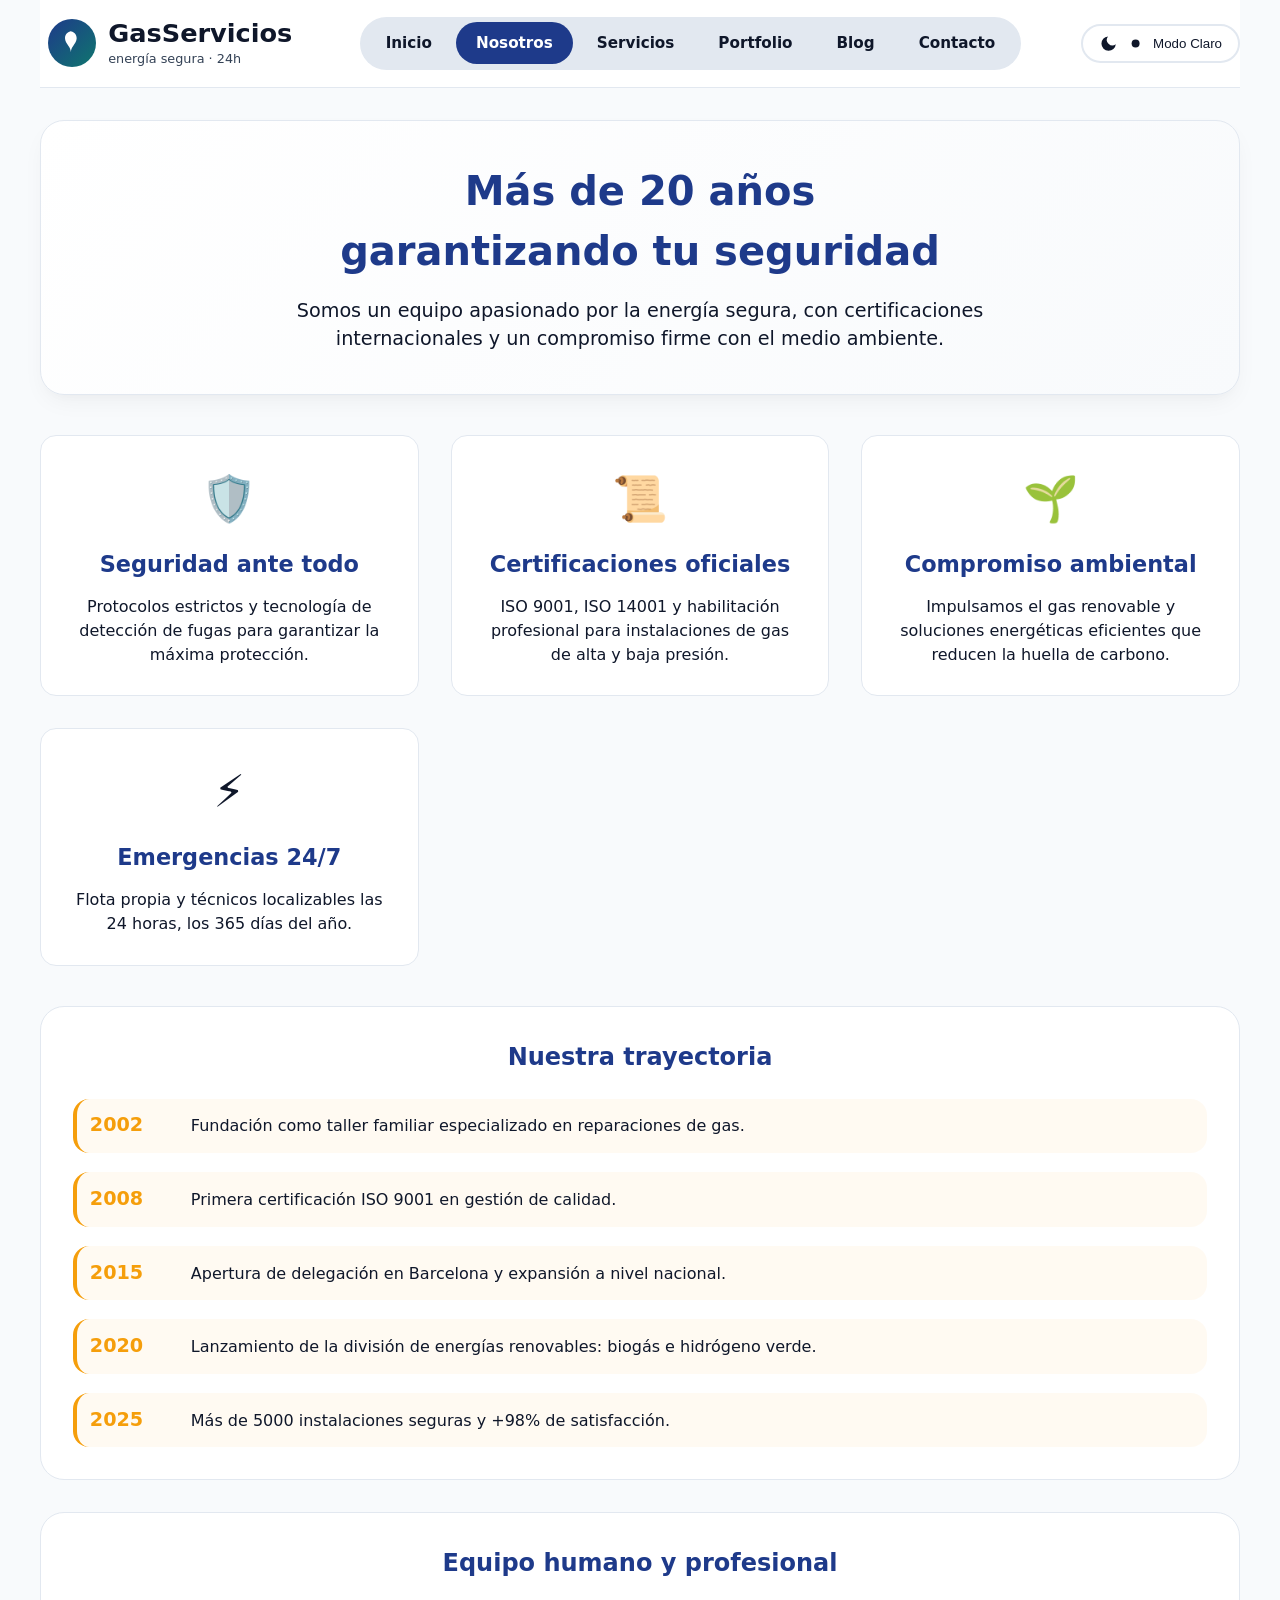
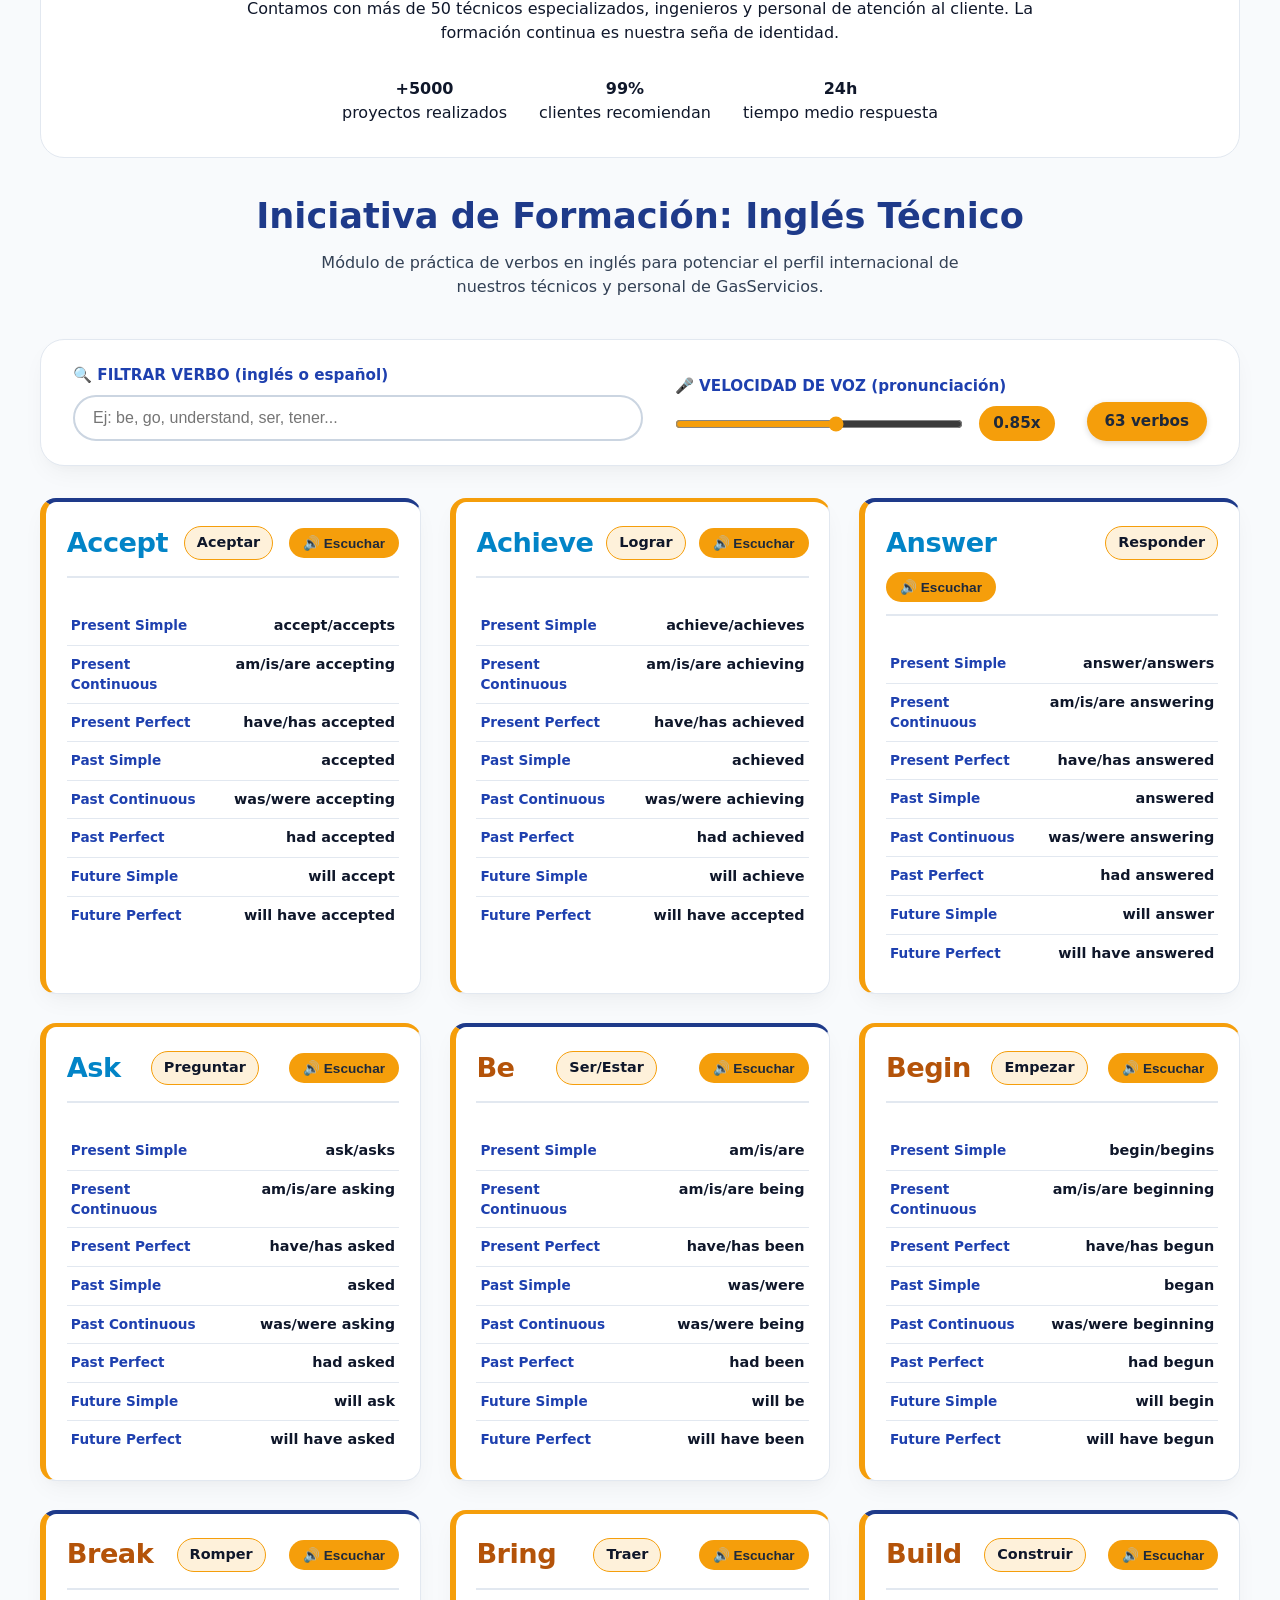
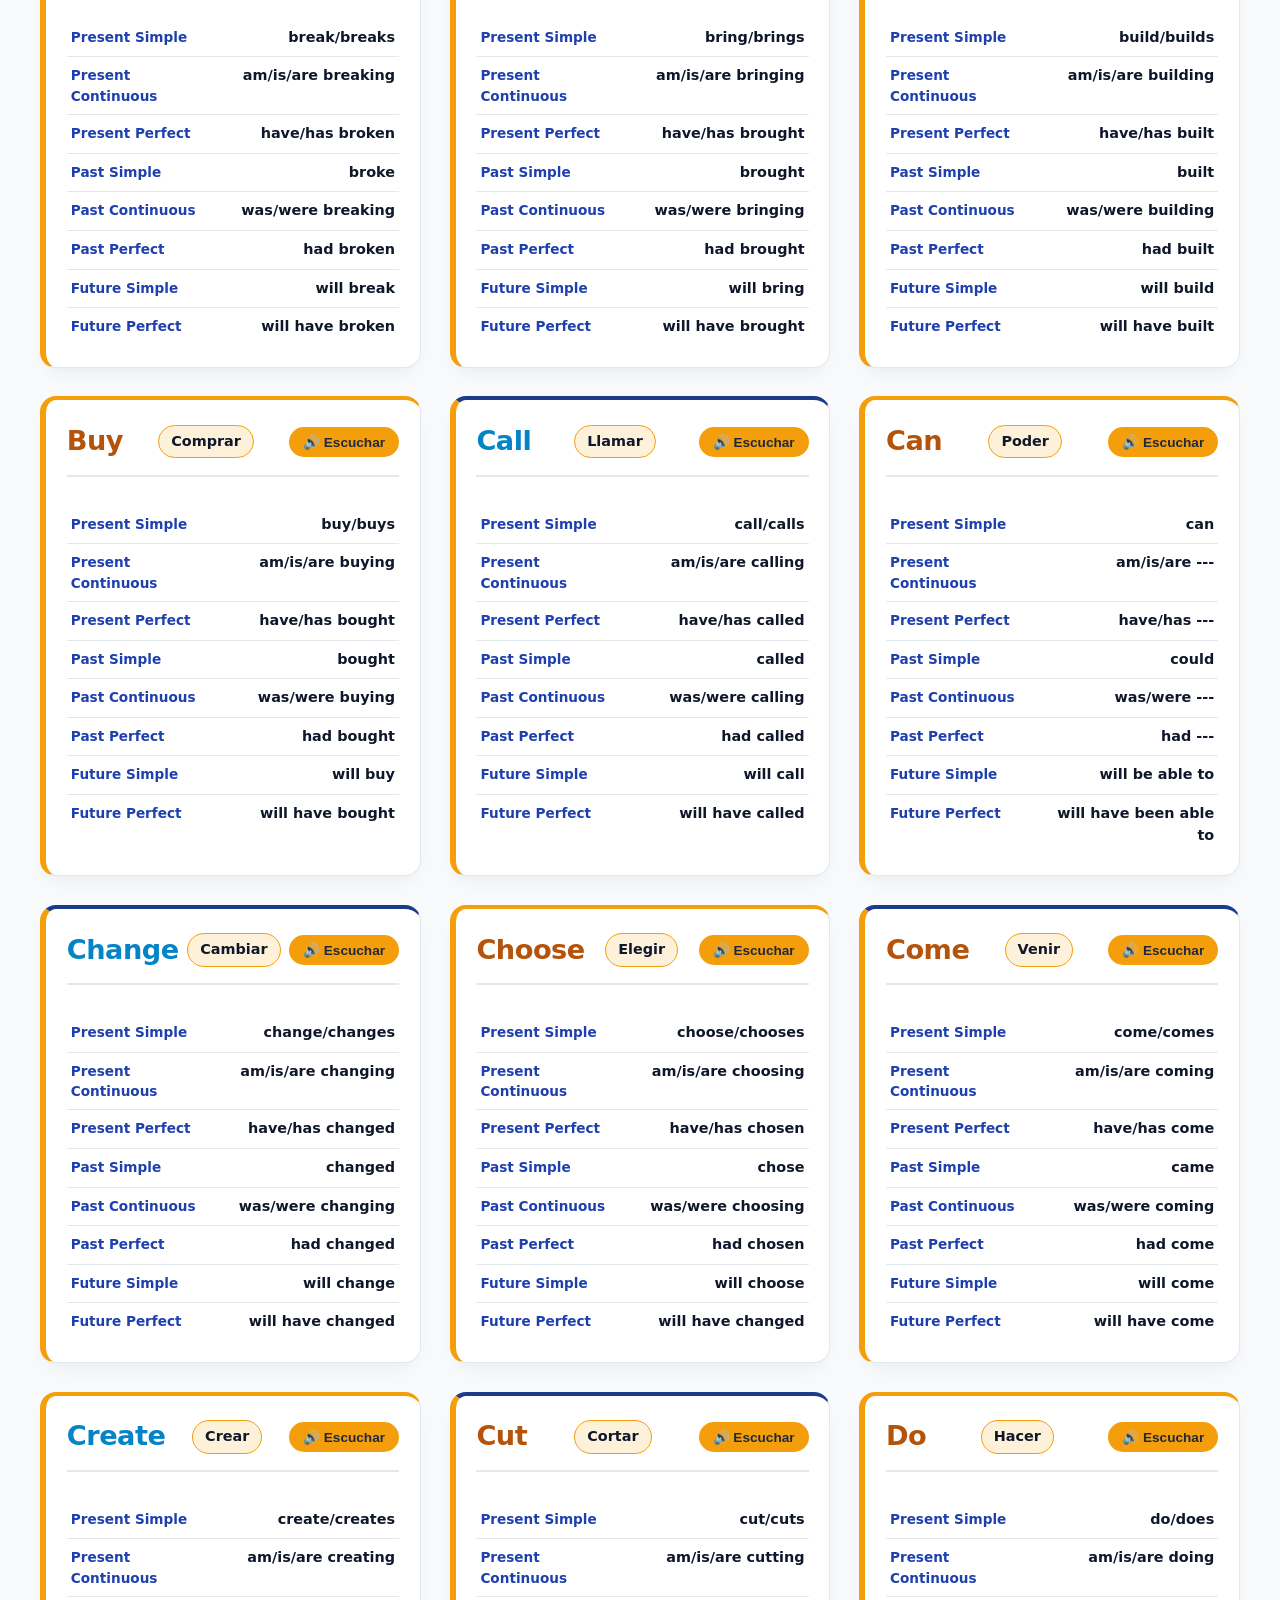
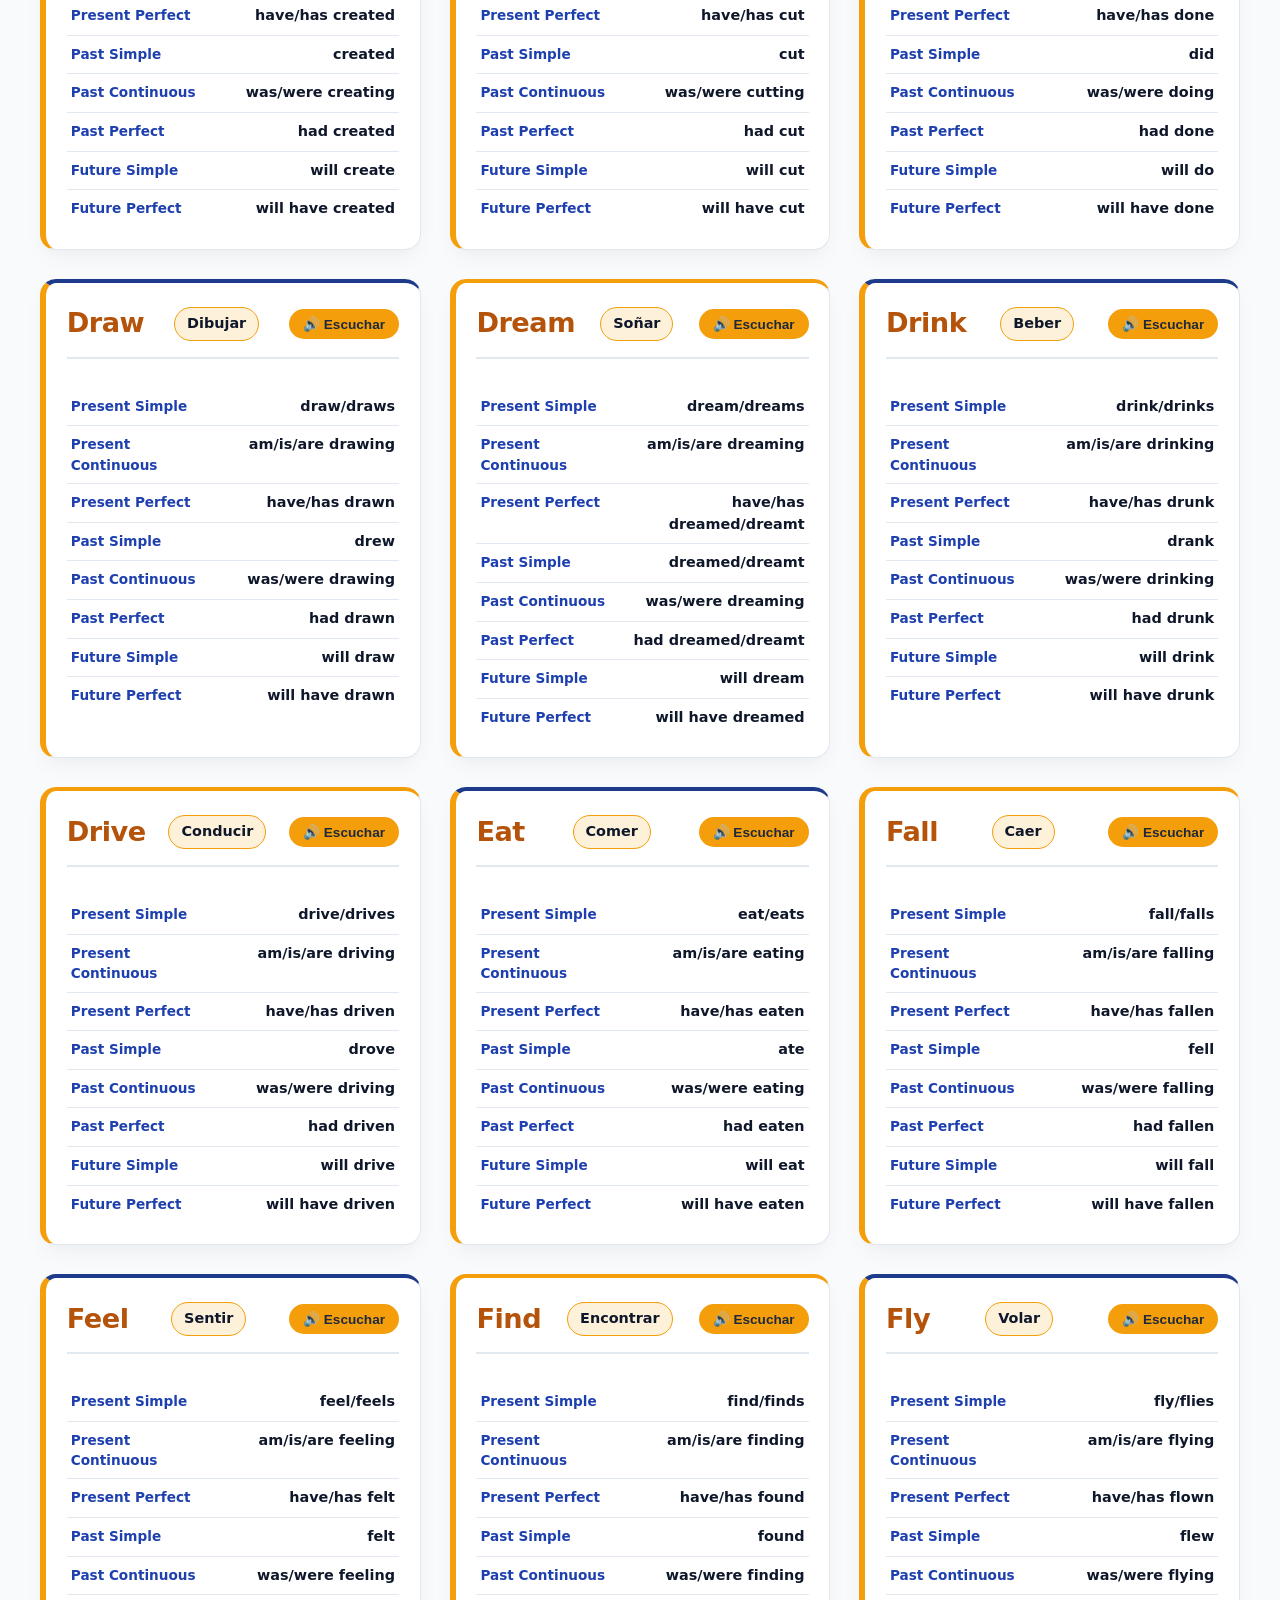
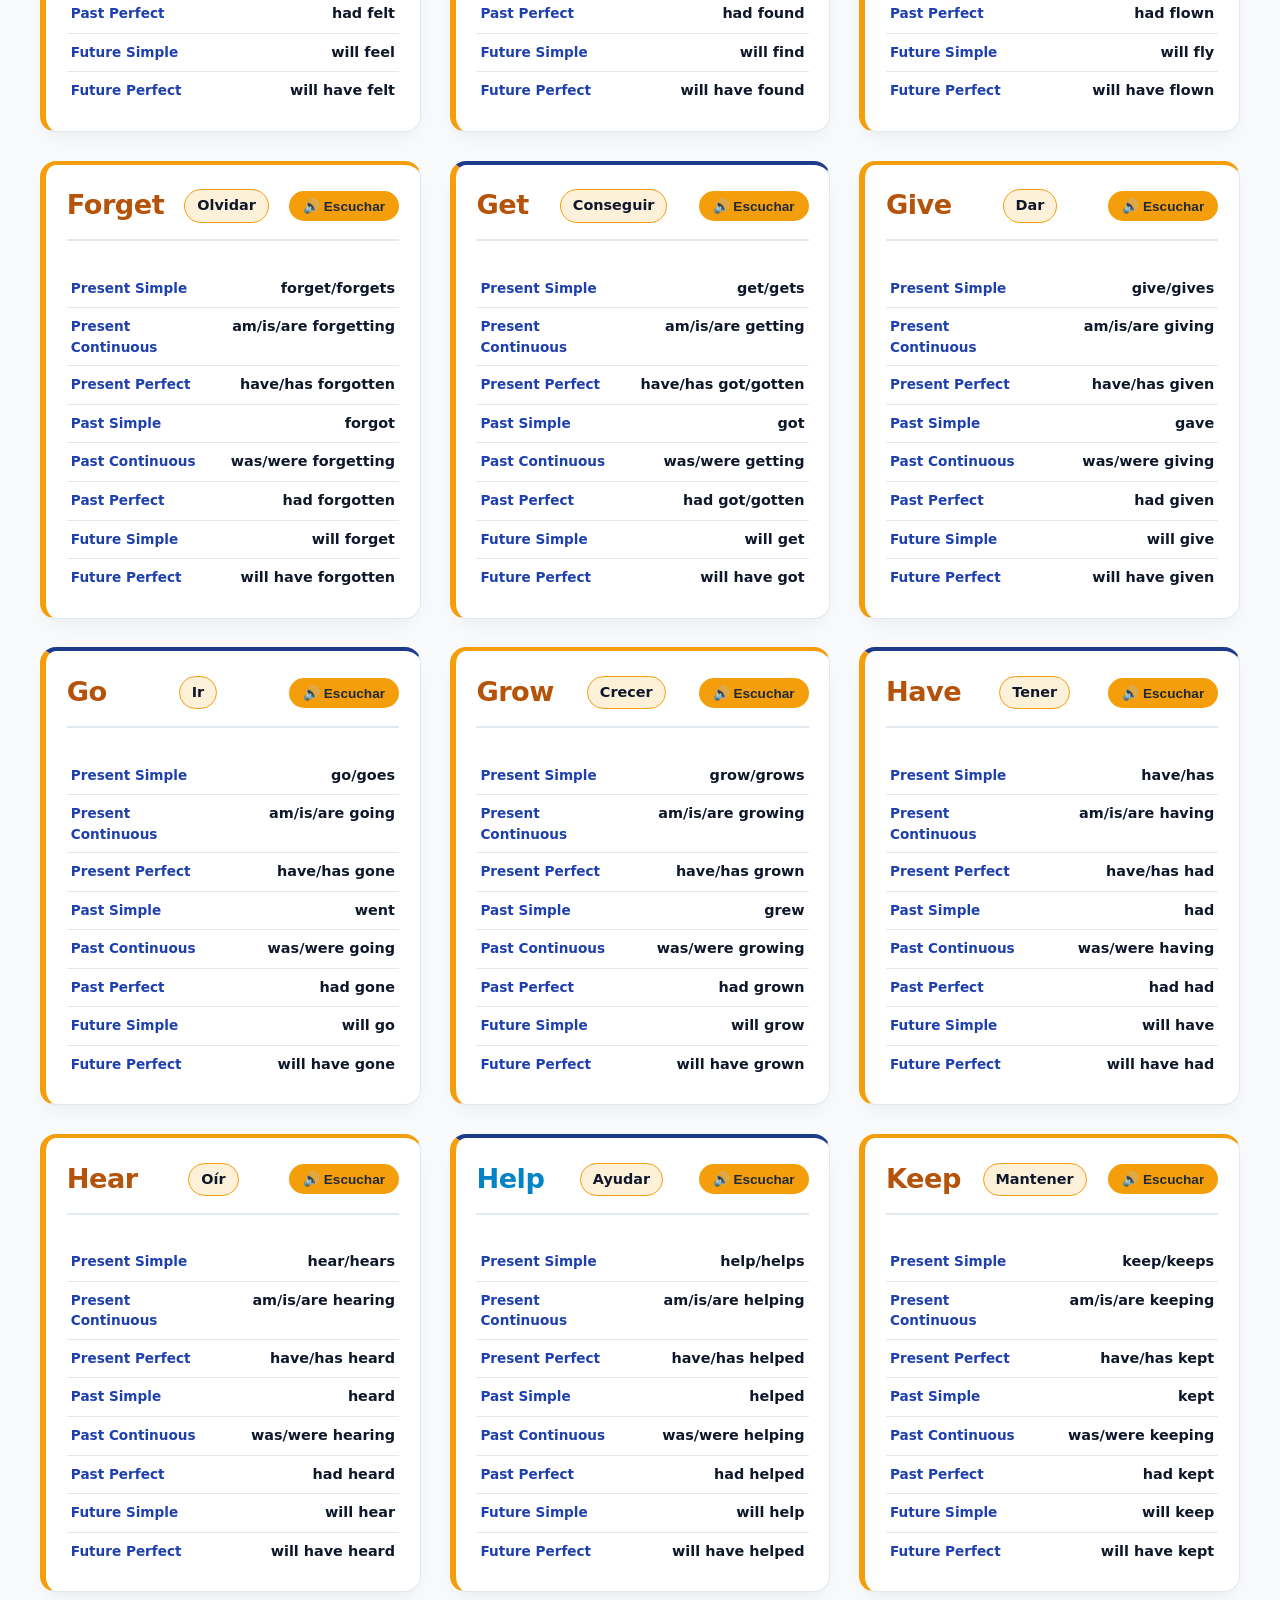
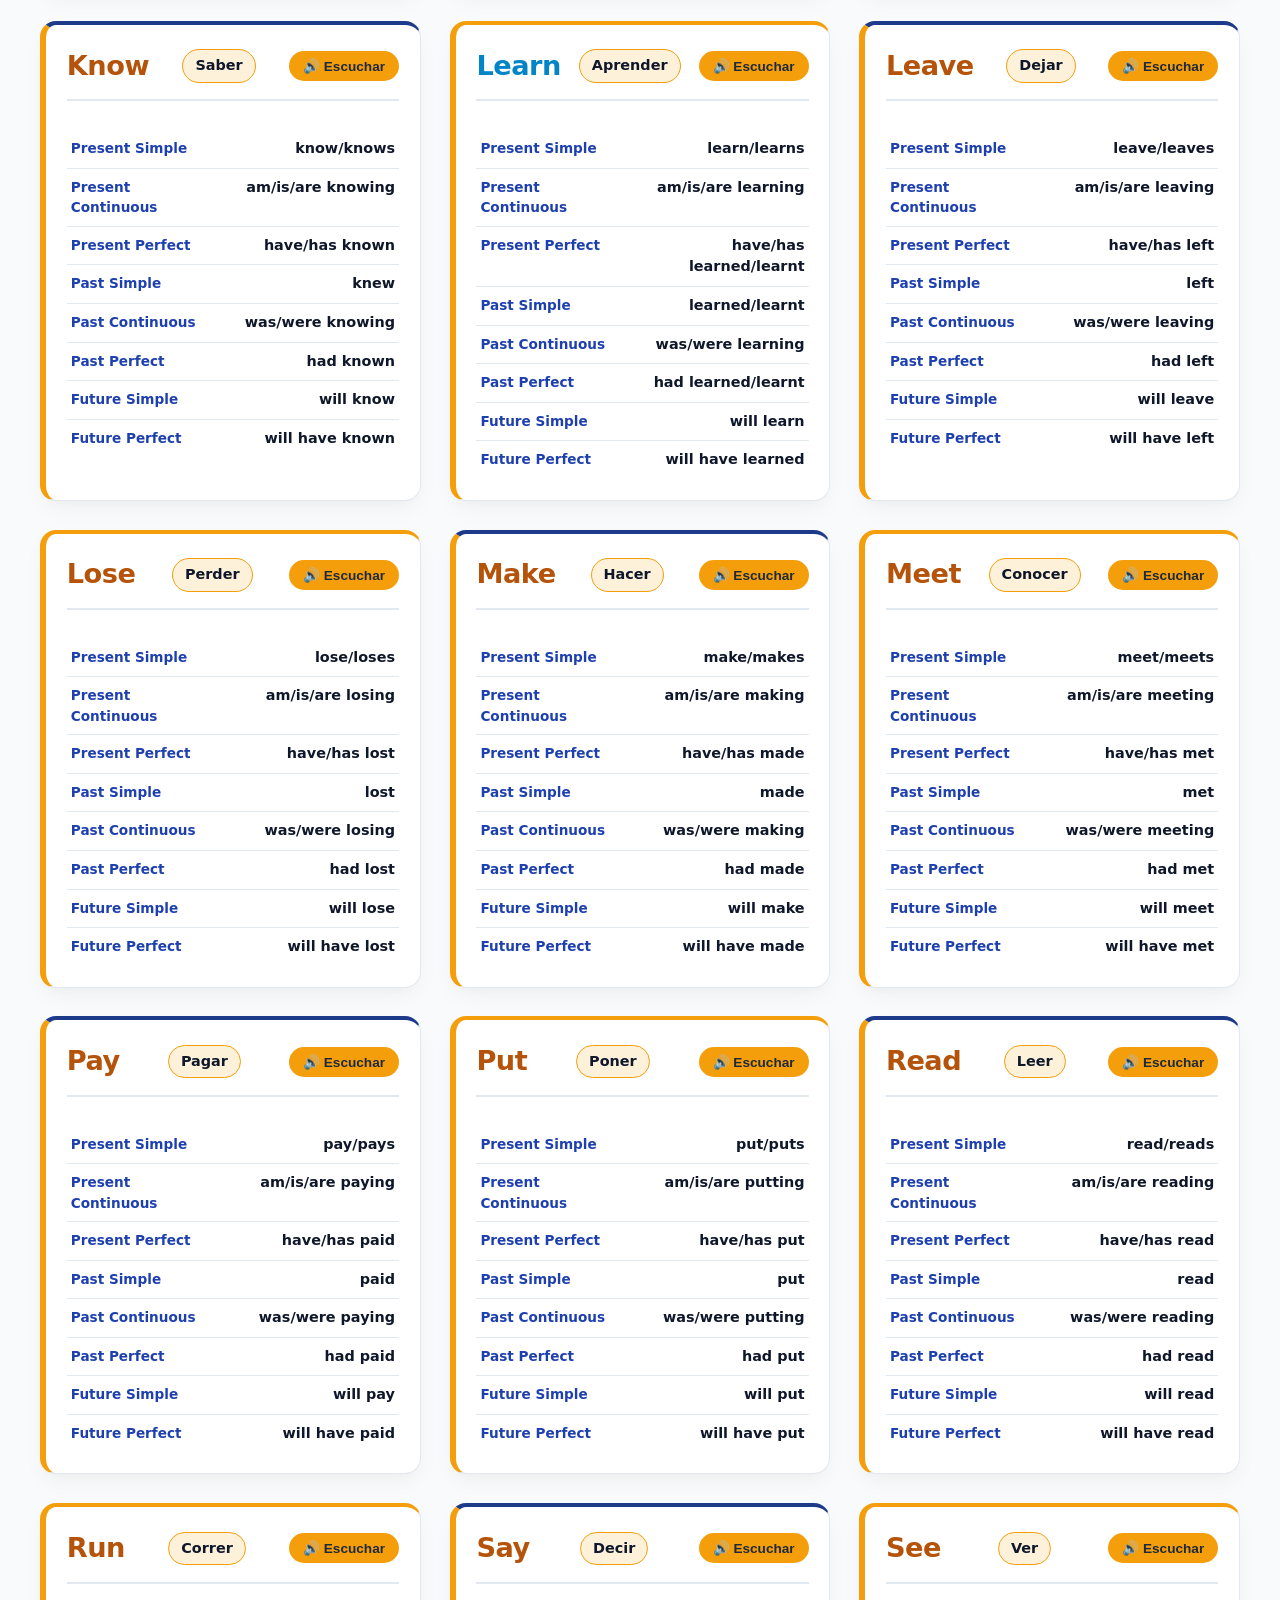
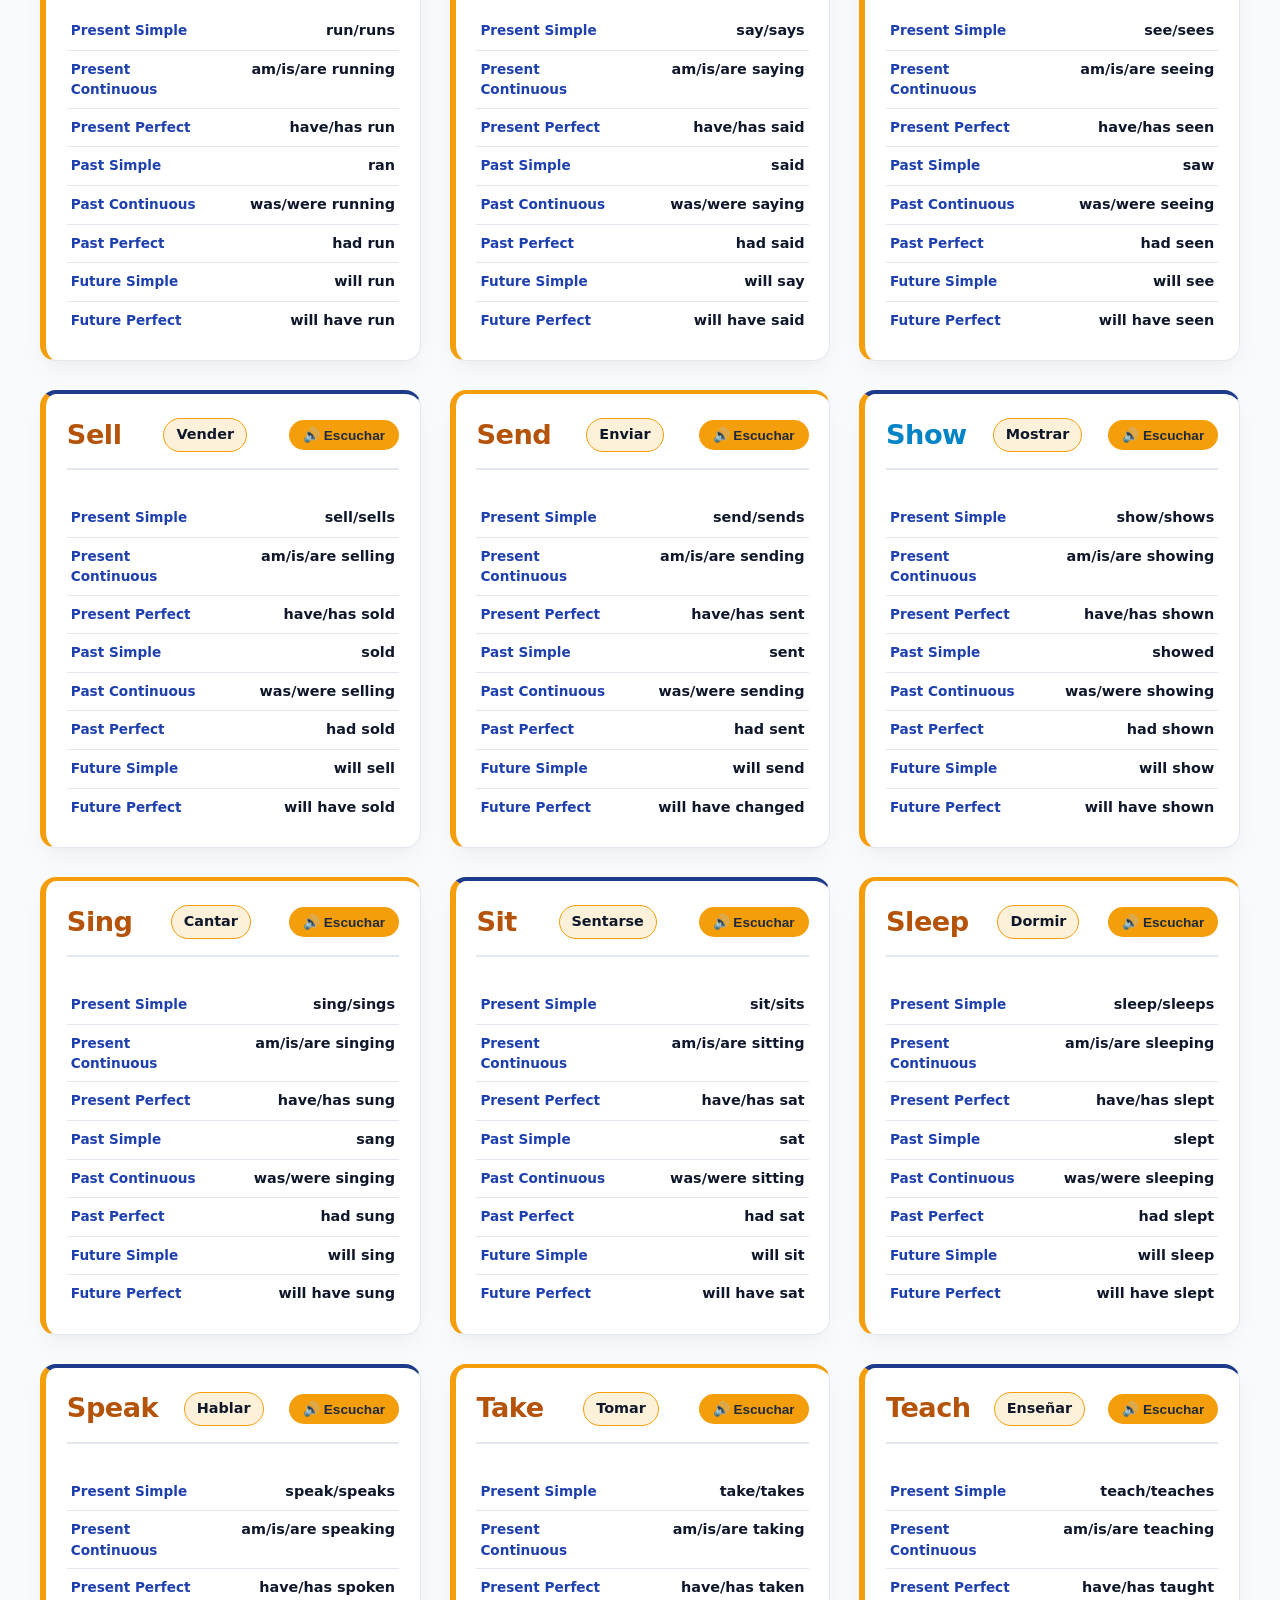
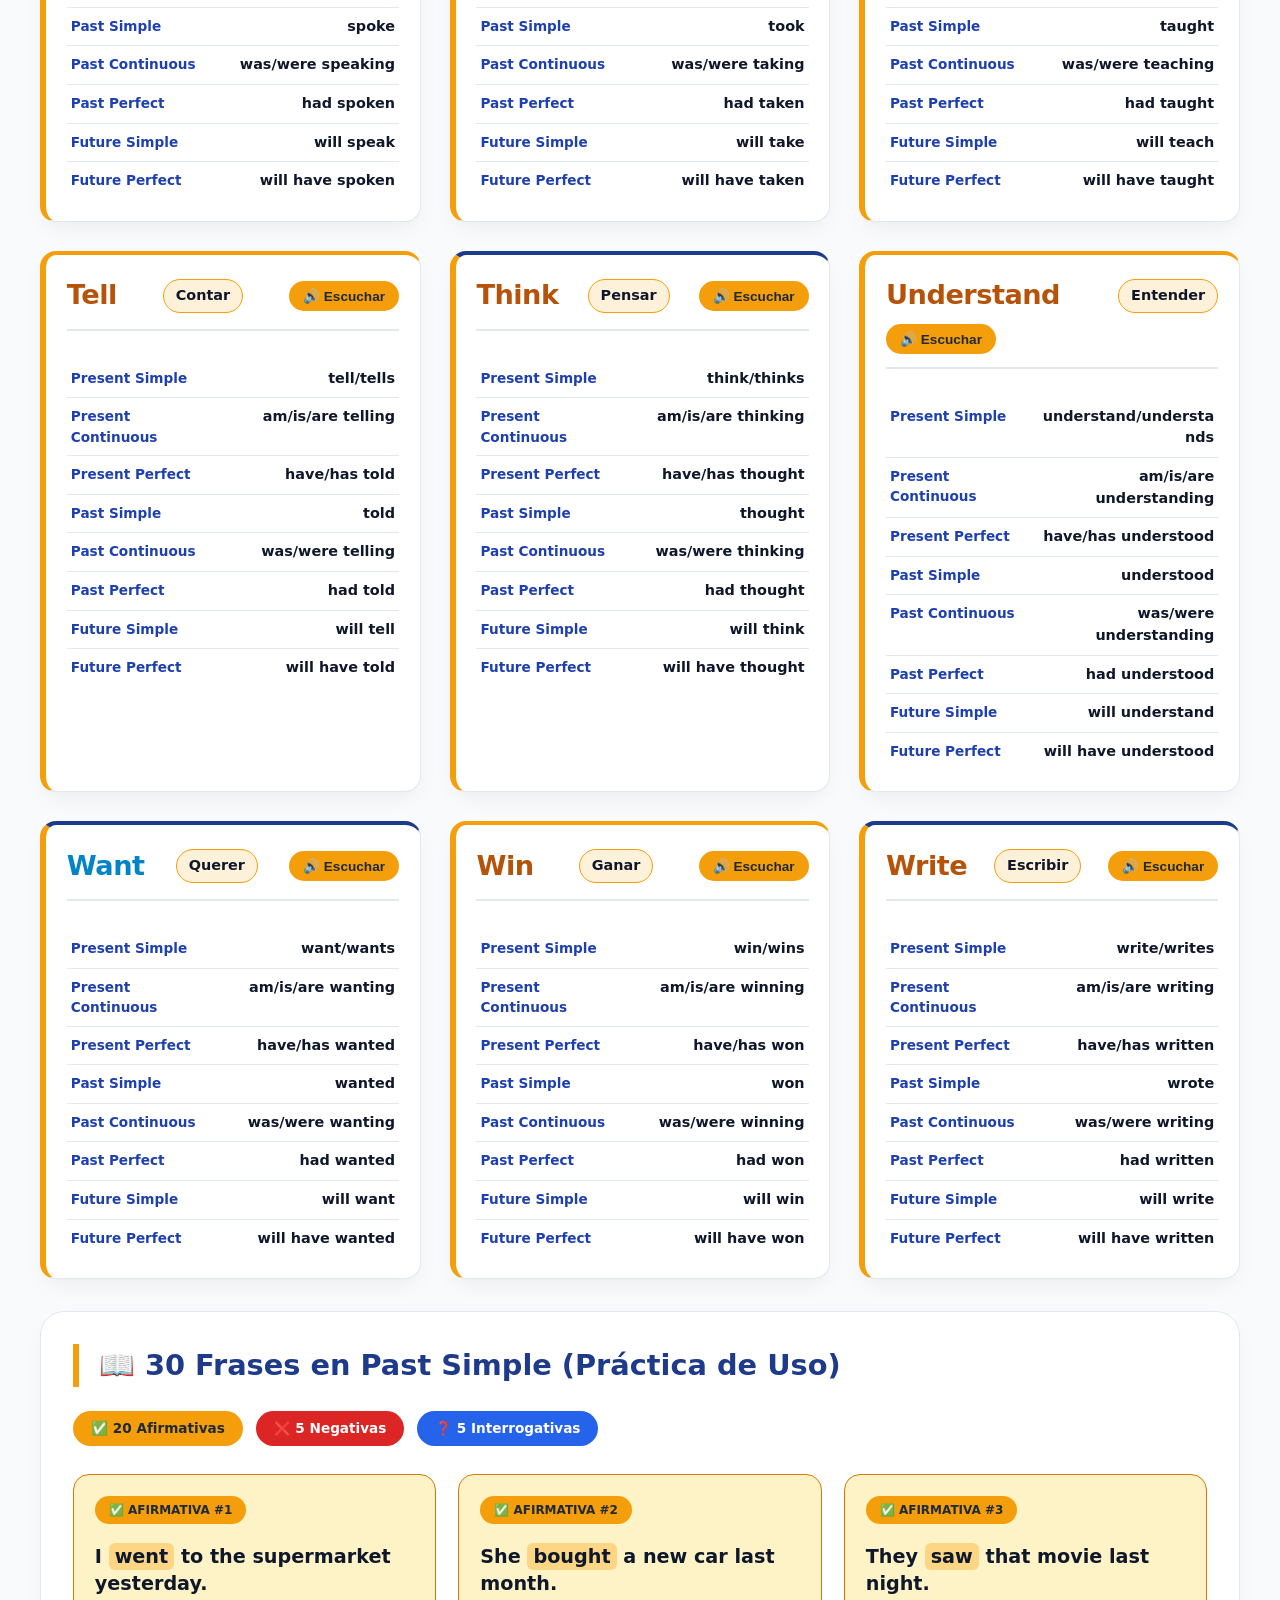
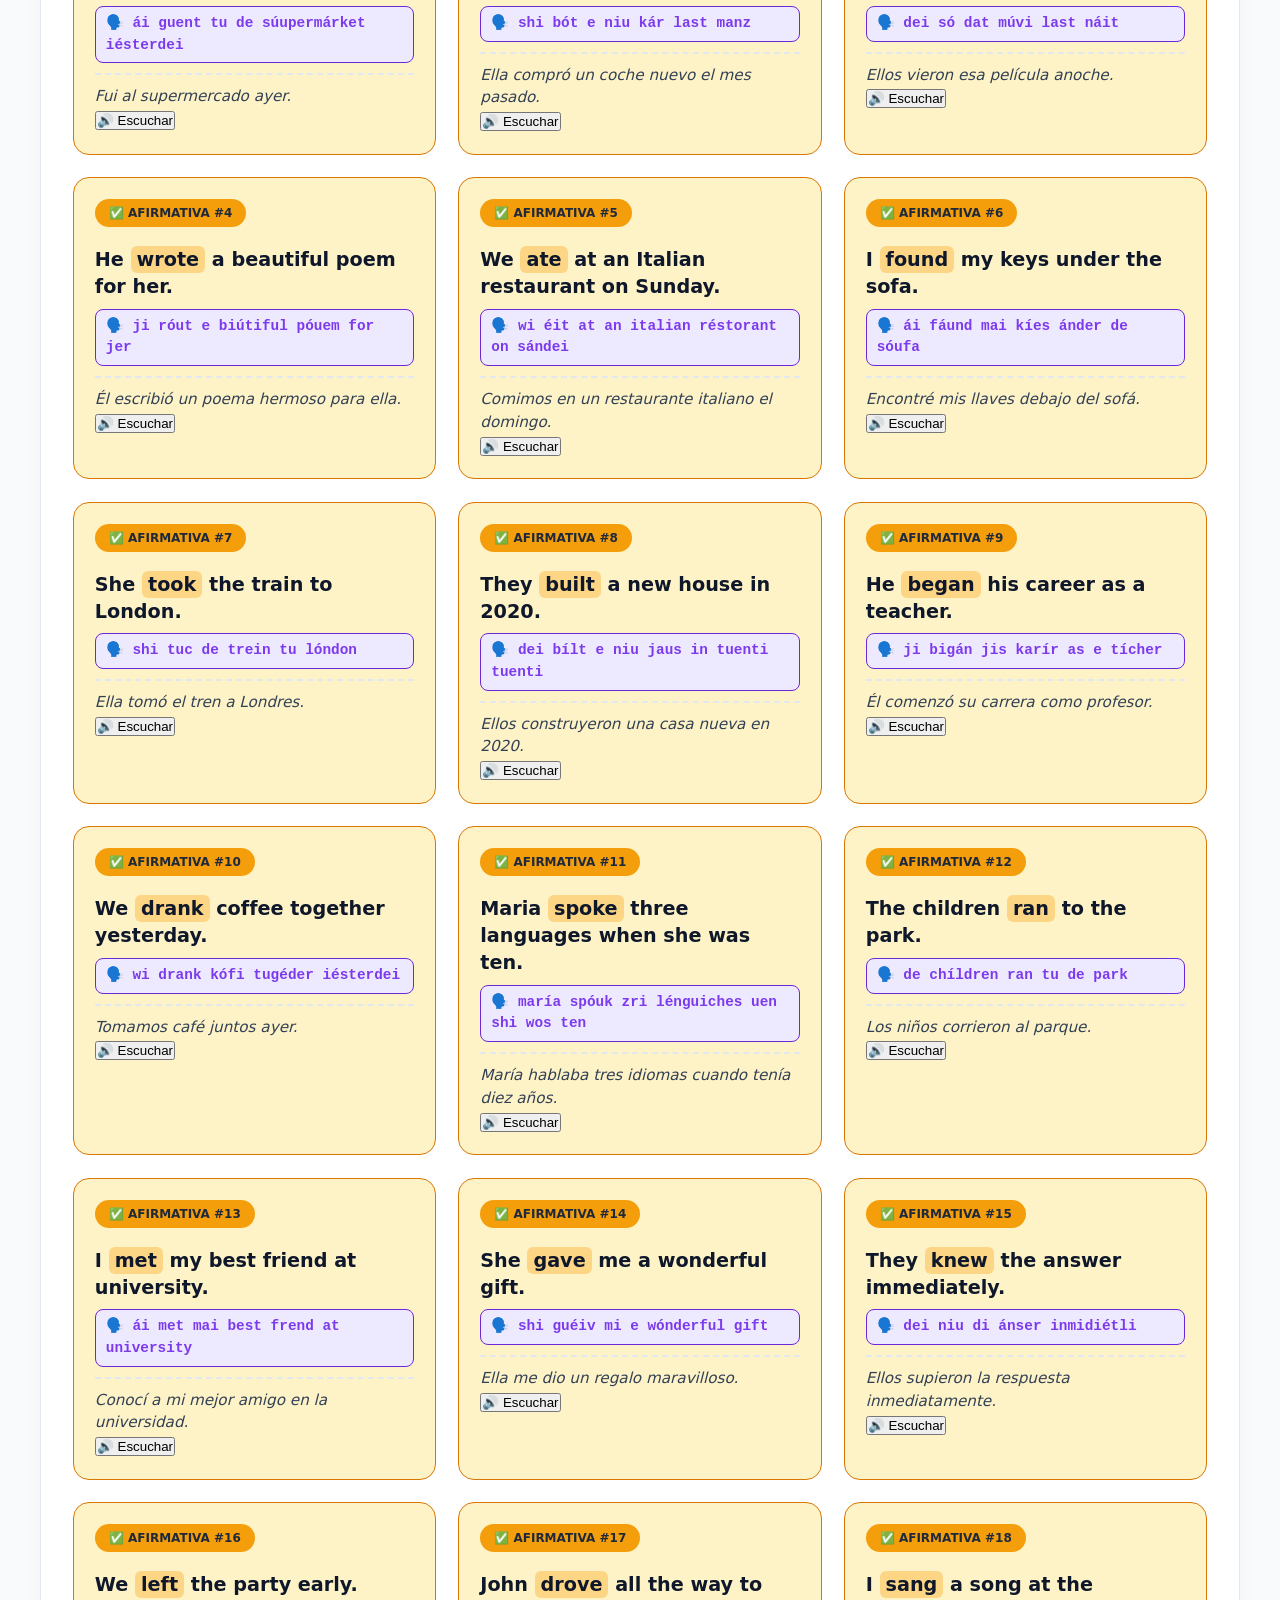
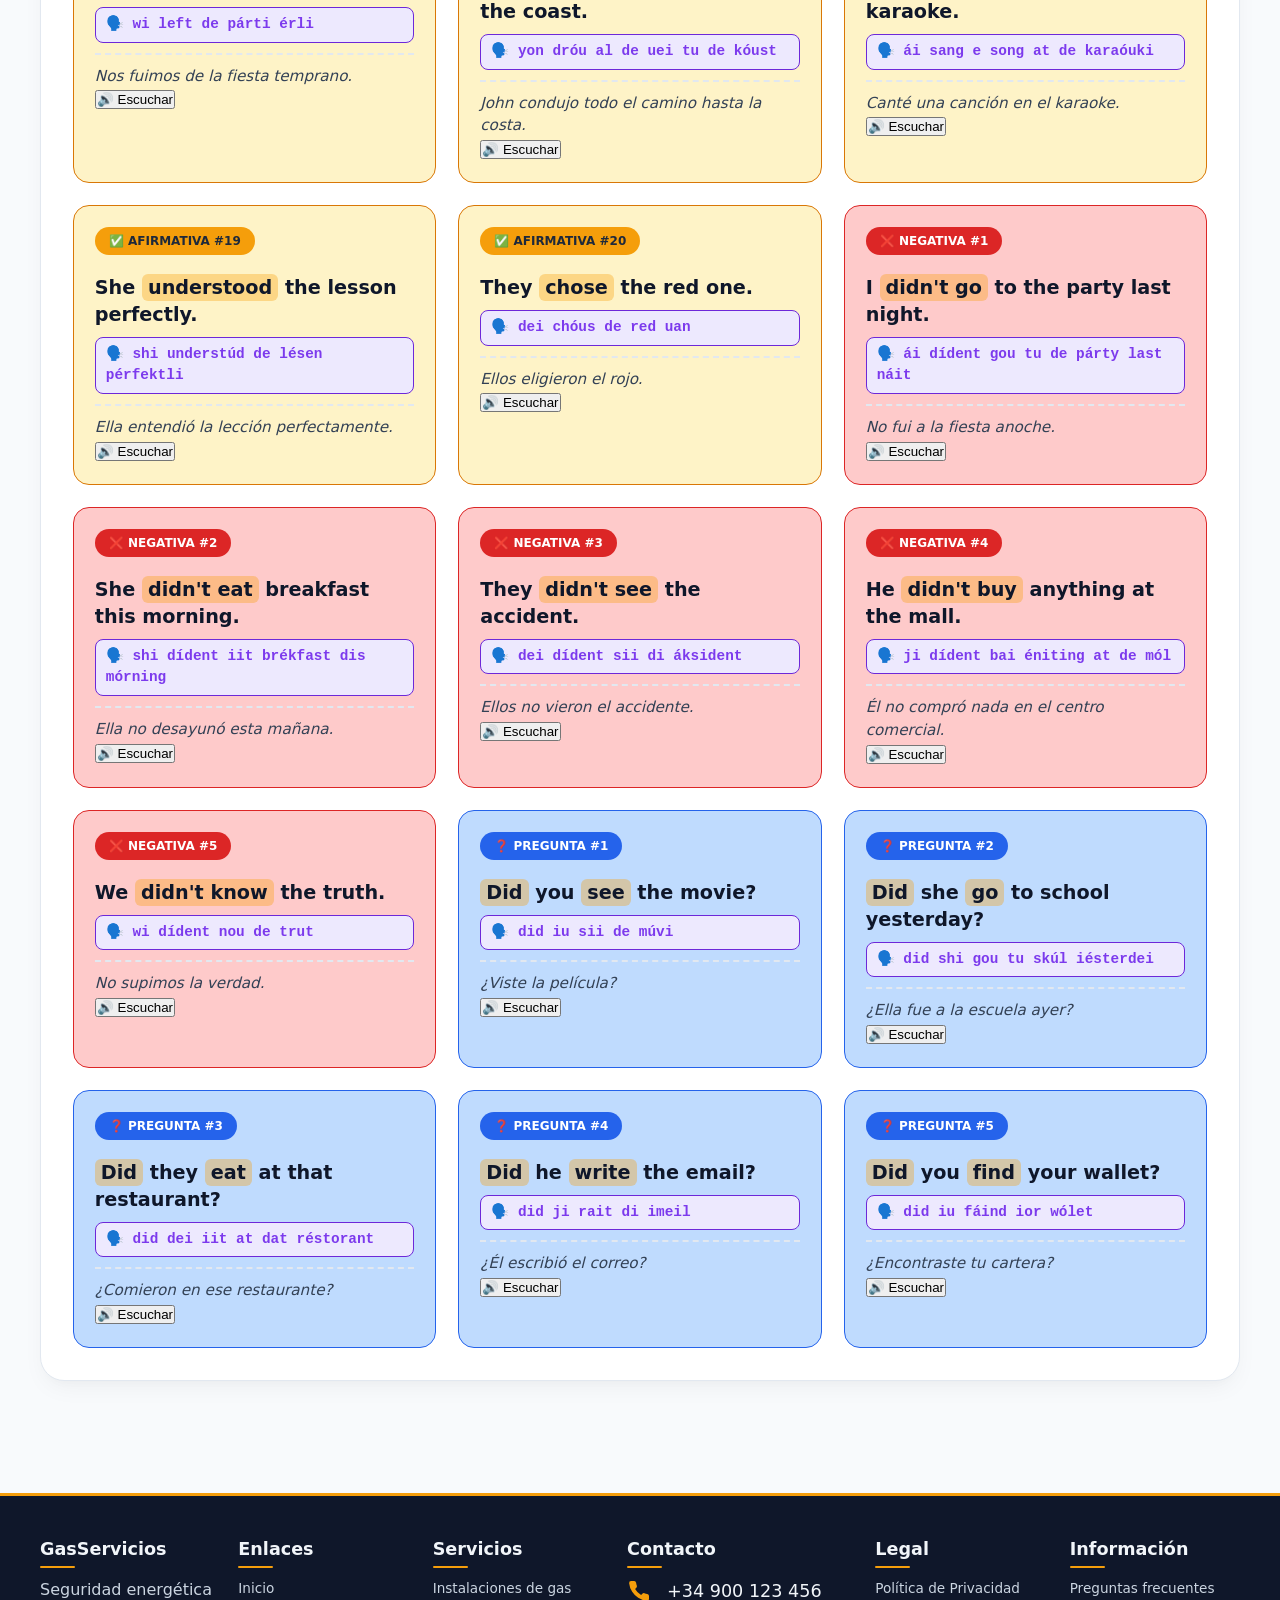
<file: nosotros.html>
<!DOCTYPE html>
<html lang="es" data-tema="claro">
<head>
    <meta charset="UTF-8">
    <meta name="viewport" content="width=device-width, initial-scale=1.0, viewport-fit=cover">
    <meta name="description" content="Conoce GasServicios: más de 20 años de experiencia en instalaciones de gas, certificaciones ISO y compromiso con la seguridad energética.">
    <meta name="keywords" content="nosotros, empresa gas, experiencia, certificaciones, seguridad gas">
    <title>GasServicios | Sobre Nosotros · Experiencia y seguridad</title>
   

        <link rel="stylesheet" href="./estilos.css">
</head>
<body>
    <div class="contenedor-web">
        <header class="cabecera">
            <div class="cabecera-interna">
                <a href="index.html" class="logo-enlace" id="logo-principal">
                    <div class="logo-icono" aria-hidden="true">
                        <svg viewBox="0 0 24 24"><path d="M12 2C8.5 2 6 4.5 6 8c0 2.5 1.5 4.5 3 6.5 1 1.5 2 3 2 5.5 0-2.5 1-4 2-5.5 1.5-2 3-4 3-6.5 0-3.5-2.5-6-6-6z"/><circle cx="12" cy="8" r="2"/></svg>
                    </div>
                    <div class="texto-logo"><h1>GasServicios</h1><p>energía segura · 24h</p></div>
                </a>
                <div class="nav-escritorio">
                    <ul class="lista-nav">
                        <li><a href="index.html" class="enlace-nav">Inicio</a></li>
                        <li><a href="nosotros.html" class="enlace-nav activo">Nosotros</a></li>
                        <li><a href="servicios.html" class="enlace-nav">Servicios</a></li>
                        <li><a href="portfolio.html" class="enlace-nav">Portfolio</a></li>
                        <li><a href="blog.html" class="enlace-nav">Blog</a></li>
                        <li><a href="contacto.html" class="enlace-nav">Contacto</a></li>
                    </ul>
                </div>
                <div class="controles">
                    <button class="boton-tema" id="botonTema" aria-label="Modo oscuro/claro">
                        <svg class="icono-luna" viewBox="0 0 24 24"><path d="M21 12.79A9 9 0 1111.21 3 7 7 0 0021 12.79z"/></svg>
                        <svg class="icono-sol" viewBox="0 0 24 24"><circle cx="12" cy="12" r="5"/><path d="M12 1v2M12 21v2M4.22 4.22l1.42 1.42M18.36 18.36l1.42 1.42M1 12h2M21 12h2M4.22 19.78l1.42-1.42M18.36 5.64l1.42-1.42"/></svg>
                        <span id="textoTema">Modo Claro</span>
                    </button>
                    <button class="boton-hamburguesa" id="btnHamburguesa" aria-label="Menú">
                        <span class="linea-ham"></span><span class="linea-ham"></span><span class="linea-ham"></span>
                    </button>
                </div>
            </div>
        </header>

        <div class="overlay-menu" id="overlayMenu"></div>
        <div class="menu-lateral" id="menuLateral">
            <button class="boton-cerrar" id="cerrarMenuBtn" aria-label="Cerrar menú">✕</button>
            <ul class="lista-menu-lateral">
                <li><a href="index.html" class="enlace-menu-movil">🏠 Inicio</a></li>
                <li><a href="nosotros.html" class="enlace-menu-movil activo">👥 Nosotros</a></li>
                <li><a href="servicios.html" class="enlace-menu-movil">🔧 Servicios</a></li>
                <li><a href="portfolio.html" class="enlace-menu-movil">📁 Portfolio</a></li>
                <li><a href="blog.html" class="enlace-menu-movil">📰 Blog</a></li>
                <li><a href="contacto.html" class="enlace-menu-movil">📞 Contacto</a></li>
            </ul>
            <div style="margin-top: auto; padding-top: 1rem;"></div>
        </div>

        <main>
            <div class="hero-nosotros">
                <h1>Más de 20 años<br>garantizando tu seguridad</h1>
                <p style="font-size: 1.2rem; max-width: 700px; margin: 0 auto;">Somos un equipo apasionado por la energía segura, con certificaciones internacionales y un compromiso firme con el medio ambiente.</p>
            </div>

            <div class="grid-valores">
                <div class="tarjeta-valor">
                    <div class="icono-grande">🛡️</div>
                    <h3>Seguridad ante todo</h3>
                    <p>Protocolos estrictos y tecnología de detección de fugas para garantizar la máxima protección.</p>
                </div>
                <div class="tarjeta-valor">
                    <div class="icono-grande">📜</div>
                    <h3>Certificaciones oficiales</h3>
                    <p>ISO 9001, ISO 14001 y habilitación profesional para instalaciones de gas de alta y baja presión.</p>
                </div>
                <div class="tarjeta-valor">
                    <div class="icono-grande">🌱</div>
                    <h3>Compromiso ambiental</h3>
                    <p>Impulsamos el gas renovable y soluciones energéticas eficientes que reducen la huella de carbono.</p>
                </div>
                <div class="tarjeta-valor">
                    <div class="icono-grande">⚡</div>
                    <h3>Emergencias 24/7</h3>
                    <p>Flota propia y técnicos localizables las 24 horas, los 365 días del año.</p>
                </div>
            </div>

            <div class="cronologia">
                <h2>Nuestra trayectoria</h2>
                <div class="lista-hitos">
                    <div class="hito"><span class="hito-ano">2002</span><span>Fundación como taller familiar especializado en reparaciones de gas.</span></div>
                    <div class="hito"><span class="hito-ano">2008</span><span>Primera certificación ISO 9001 en gestión de calidad.</span></div>
                    <div class="hito"><span class="hito-ano">2015</span><span>Apertura de delegación en Barcelona y expansión a nivel nacional.</span></div>
                    <div class="hito"><span class="hito-ano">2020</span><span>Lanzamiento de la división de energías renovables: biogás e hidrógeno verde.</span></div>
                    <div class="hito"><span class="hito-ano">2025</span><span>Más de 5000 instalaciones seguras y +98% de satisfacción.</span></div>
                </div>
            </div>

            <div style="background: var(--fondo-tarjeta); border-radius: var(--radio-lg); padding: 2rem; margin-top: 1rem; border: 1px solid var(--borde-suave); text-align: center;">
                <h2 style="color: var(--primario); margin-bottom: 1rem;">Equipo humano y profesional</h2>
                <p style="max-width: 800px; margin: 0 auto;">Contamos con más de 50 técnicos especializados, ingenieros y personal de atención al cliente. La formación continua es nuestra seña de identidad.</p>
                <div style="display: flex; justify-content: center; gap: 2rem; margin-top: 2rem; flex-wrap: wrap;">
                    <div><strong>+5000</strong><br>proyectos realizados</div>
                    <div><strong>99%</strong><br>clientes recomiendan</div>
                    <div><strong>24h</strong><br>tiempo medio respuesta</div>
                </div>
            </div>

            <section class="seccion-verbos-container">
                <h2 style="color: var(--primario); font-size: 2.2rem; text-align: center; margin-bottom: 0.5rem;">Iniciativa de Formación: Inglés Técnico</h2>
                <p style="text-align: center; color: var(--texto-secundario); margin-bottom: 2.5rem; max-width: 700px; margin-left: auto; margin-right: auto;">Módulo de práctica de verbos en inglés para potenciar el perfil internacional de nuestros técnicos y personal de GasServicios.</p>

                <div class="panel-herramientas">
                    <div class="grupo-filtro">
                        <label for="buscadorVerbo">🔍 FILTRAR VERBO (inglés o español)</label>
                        <input type="text" id="buscadorVerbo" placeholder="Ej: be, go, understand, ser, tener..." autocomplete="off" aria-label="Buscar verbo por nombre o significado">
                    </div>
                    <div class="grupo-velocidad">
                        <label for="controlVelocidad">🎤 VELOCIDAD DE VOZ (pronunciación)</label>
                        <div class="control-velocidad">
                            <input type="range" id="controlVelocidad" min="0.4" max="1.2" step="0.05" value="0.85" aria-label="Ajustar velocidad de pronunciación">
                            <span class="valor-velocidad" id="mostrarVelocidad" aria-live="polite">0.85x</span>
                        </div>
                    </div>
                    <div class="contador-verbos" id="contadorVerbos" aria-live="polite">65 verbos</div>
                </div>

                <div class="grilla-verbos" id="contenedorVerbos" role="list" aria-label="Lista de verbos en inglés"></div>

                <div class="seccion-pasado">
                    <h2>📖 30 Frases en Past Simple (Práctica de Uso)</h2>
                    <div class="subtitulo-frases" role="tablist" aria-label="Categorías de frases">
                        <span class="chip-categoria chip-afirmativo" role="tab" aria-selected="true">✅ 20 Afirmativas</span>
                        <span class="chip-categoria chip-negativo" role="tab">❌ 5 Negativas</span>
                        <span class="chip-categoria chip-interrogativo" role="tab">❓ 5 Interrogativas</span>
                    </div>
                    <div class="grilla-frases" id="contenedorFrases" role="list" aria-label="Frases de práctica en pasado simple"></div>
                </div>
            </section>
        </main>
    </div>

    <footer class="pie-pagina">
        <div class="contenedor-web">
            <div class="footer-grid">
                <div class="bloque-footer">
                    <h4>GasServicios</h4>
                    <p style="margin-bottom: 0.6rem; color: var(--footer-texto-secundario);">Seguridad energética con excelencia. +20 años garantizando tranquilidad.</p>
                    <div class="social-icons">
                        <a href="#" aria-label="Facebook">📘</a>
                        <a href="#" aria-label="Twitter">🐦</a>
                        <a href="#" aria-label="Instagram">📸</a>
                        <a href="#" aria-label="LinkedIn">🔗</a>
                    </div>
                </div>
                <div class="bloque-footer">
                    <h4>Enlaces</h4>
                    <a href="index.html">Inicio</a>
                    <a href="nosotros.html">Nosotros</a>
                    <a href="servicios.html">Servicios</a>
                    <a href="portfolio.html">Portfolio</a>
                    <a href="blog.html">Blog</a>
                    <a href="contacto.html">Contacto</a>
                </div>
                <div class="bloque-footer">
                    <h4>Servicios</h4>
                    <a href="servicios.html">Instalaciones de gas</a>
                    <a href="servicios.html">Mantenimiento preventivo</a>
                    <a href="servicios.html">Certificaciones oficiales</a>
                    <a href="servicios.html">Emergencias 24/7</a>
                </div>
                <div class="bloque-footer">
                    <h4>Contacto</h4>
                    <div class="contacto-item"><svg viewBox="0 0 24 24"><path d="M22 16.92v3a2 2 0 01-2.18 2 19.79 19.79 0 01-8.63-3.07 19.5 19.5 0 01-6-6 19.79 19.79 0 01-3.07-8.67A2 2 0 014.11 2h3a2 2 0 012 1.72 12.84 12.84 0 00.7 2.81 2 2 0 01-.45 2.11L8.09 9.91a16 16 0 006 6l1.27-1.27a2 2 0 012.11-.45 12.84 12.84 0 002.81.7A2 2 0 0122 16.92z"/></svg><span>+34 900 123 456</span></div>
                    <div class="contacto-item"><svg viewBox="0 0 24 24"><path d="M4 4h16c1.1 0 2 .9 2 2v12c0 1.1-.9 2-2 2H4c-1.1 0-2-.9-2-2V6c0-1.1.9-2 2-2z"/><polyline points="22 6 12 13 2 6"/></svg><span>info@gasservicios.es</span></div>
                </div>
                <div class="bloque-footer">
                    <h4>Legal</h4>
                    <a href="#">Política de Privacidad</a>
                    <a href="#">Política de Cookies</a>
                    <a href="#">Aviso Legal</a>
                    <a href="#">Declaración de Accesibilidad</a>
                </div>
                <div class="bloque-footer">
                    <h4>Información</h4>
                    <a href="#">Preguntas frecuentes</a>
                    <a href="#">Trabaja con nosotros</a>
                    <a href="#">Mapa del sitio</a>
                </div>
            </div>

            <section class="seccion-newsletter">
                <div class="contenedor-newsletter">
                    <h3 class="titulo-newsletter">Suscríbete a nuestro boletín</h3>
                    <p class="descripcion-newsletter">Recibe consejos de seguridad y novedades del sector.</p>
                    <form id="footerNewsletterForm" class="formulario-newsletter">
                        <label for="newsEmail" class="solo-lectura">Correo electrónico</label>
                        <input type="email" id="newsEmail" placeholder="tu@email.com" required>
                        <button type="submit">Suscribirme</button>
                    </form>
                </div>
            </section>

            <div class="copyright">
                <p>&copy; <span id="year"></span> GasServicios · Todos los derechos reservados · Instalador autorizado</p>
            </div>
        </div>
    </footer>

    <script>
        (function() {
            // ==========================================
            // LÓGICA CORE DE GASSERVICIOS
            // ==========================================
            const botonTema = document.getElementById('botonTema');
            const textoTema = document.getElementById('textoTema');
            const btnHamburguesa = document.getElementById('btnHamburguesa');
            const menuLateral = document.getElementById('menuLateral');
            const overlayMenu = document.getElementById('overlayMenu');
            const cerrarBtn = document.getElementById('cerrarMenuBtn');
            const footerForm = document.getElementById('footerNewsletterForm');
            
            function cerrarMenuLateral() {
                if(menuLateral && overlayMenu && btnHamburguesa) {
                    menuLateral.classList.remove('abierto');
                    overlayMenu.classList.remove('visible');
                    document.body.style.overflow = '';
                    btnHamburguesa.setAttribute('aria-expanded', 'false');
                }
            }
            function abrirMenu() {
                menuLateral.classList.add('abierto');
                overlayMenu.classList.add('visible');
                document.body.style.overflow = 'hidden';
                btnHamburguesa.setAttribute('aria-expanded', 'true');
            }
            if(btnHamburguesa) btnHamburguesa.addEventListener('click', abrirMenu);
            if(cerrarBtn) cerrarBtn.addEventListener('click', cerrarMenuLateral);
            if(overlayMenu) overlayMenu.addEventListener('click', cerrarMenuLateral);
            
            function setTema(tema) {
                document.documentElement.setAttribute('data-tema', tema);
                if(textoTema) textoTema.textContent = tema === 'claro' ? 'Modo Claro' : 'Modo Oscuro';
                localStorage.setItem('gas-tema', tema);
            }
            function toggleTema() {
                const actual = document.documentElement.getAttribute('data-tema');
                setTema(actual === 'claro' ? 'oscuro' : 'claro');
            }
            if(botonTema) botonTema.addEventListener('click', toggleTema);
            
            const temaGuardado = localStorage.getItem('gas-tema');
            if(temaGuardado && (temaGuardado === 'claro' || temaGuardado === 'oscuro')) {
                setTema(temaGuardado);
            } else if(window.matchMedia('(prefers-color-scheme: dark)').matches) {
                setTema('oscuro');
            } else {
                setTema('claro');
            }
            
            document.getElementById('year') && (document.getElementById('year').textContent = new Date().getFullYear());
            
            if(footerForm) {
                footerForm.addEventListener('submit', (e) => {
                    e.preventDefault();
                    const input = document.getElementById('newsEmail');
                    if(input.value.trim() && input.value.includes('@')) {
                        alert(`✅ Suscripción exitosa: ${input.value}`);
                        input.value = '';
                    } else alert('Correo inválido');
                });
            }

            // ==========================================
            // LÓGICA DEL MÓDULO DE VERBOS (Integrado)
            // ==========================================
            const listaVerbosa = [
                { tipo: "regular", nombre: "Accept", significado: "Aceptar", presenteSimple: "accept/accepts", presenteCont: "accepting", participioPasado: "accepted", pasadoSimple: "accepted", pasadoCont: "was accepting", pasadoPerfecto: "had accepted", futuroSimple: "will accept", futuroPerfecto: "will have accepted" },
                { tipo: "regular", nombre: "Achieve", significado: "Lograr", presenteSimple: "achieve/achieves", presenteCont: "achieving", participioPasado: "achieved", pasadoSimple: "achieved", pasadoCont: "was achieving", pasadoPerfecto: "had achieved", futuroSimple: "will achieve", futuroPerfecto: "will have accepted" },
                { tipo: "regular", nombre: "Answer", significado: "Responder", presenteSimple: "answer/answers", presenteCont: "answering", participioPasado: "answered", pasadoSimple: "answered", pasadoCont: "was answering", pasadoPerfecto: "had answered", futuroSimple: "will answer", futuroPerfecto: "will have answered" },
                { tipo: "regular", nombre: "Ask", significado: "Preguntar", presenteSimple: "ask/asks", presenteCont: "asking", participioPasado: "asked", pasadoSimple: "asked", pasadoCont: "was asking", pasadoPerfecto: "had asked", futuroSimple: "will ask", futuroPerfecto: "will have asked" },
                { tipo: "irregular", nombre: "Be", significado: "Ser/Estar", presenteSimple: "am/is/are", presenteCont: "being", participioPasado: "been", pasadoSimple: "was/were", pasadoCont: "was being", pasadoPerfecto: "had been", futuroSimple: "will be", futuroPerfecto: "will have been" },
                { tipo: "irregular", nombre: "Begin", significado: "Empezar", presenteSimple: "begin/begins", presenteCont: "beginning", participioPasado: "begun", pasadoSimple: "began", pasadoCont: "was beginning", pasadoPerfecto: "had begun", futuroSimple: "will begin", futuroPerfecto: "will have begun" },
                { tipo: "irregular", nombre: "Break", significado: "Romper", presenteSimple: "break/breaks", presenteCont: "breaking", participioPasado: "broken", pasadoSimple: "broke", pasadoCont: "was breaking", pasadoPerfecto: "had broken", futuroSimple: "will break", futuroPerfecto: "will have broken" },
                { tipo: "irregular", nombre: "Bring", significado: "Traer", presenteSimple: "bring/brings", presenteCont: "bringing", participioPasado: "brought", pasadoSimple: "brought", pasadoCont: "was bringing", pasadoPerfecto: "had brought", futuroSimple: "will bring", futuroPerfecto: "will have brought" },
                { tipo: "irregular", nombre: "Build", significado: "Construir", presenteSimple: "build/builds", presenteCont: "building", participioPasado: "built", pasadoSimple: "built", pasadoCont: "was building", pasadoPerfecto: "had built", futuroSimple: "will build", futuroPerfecto: "will have built" },
                { tipo: "irregular", nombre: "Buy", significado: "Comprar", presenteSimple: "buy/buys", presenteCont: "buying", participioPasado: "bought", pasadoSimple: "bought", pasadoCont: "was buying", pasadoPerfecto: "had bought", futuroSimple: "will buy", futuroPerfecto: "will have bought" },
                { tipo: "regular", nombre: "Call", significado: "Llamar", presenteSimple: "call/calls", presenteCont: "calling", participioPasado: "called", pasadoSimple: "called", pasadoCont: "was calling", pasadoPerfecto: "had called", futuroSimple: "will call", futuroPerfecto: "will have called" },
                { tipo: "irregular", nombre: "Can", significado: "Poder", presenteSimple: "can", presenteCont: "---", participioPasado: "---", pasadoSimple: "could", pasadoCont: "---", pasadoPerfecto: "---", futuroSimple: "will be able to", futuroPerfecto: "will have been able to" },
                { tipo: "regular", nombre: "Change", significado: "Cambiar", presenteSimple: "change/changes", presenteCont: "changing", participioPasado: "changed", pasadoSimple: "changed", pasadoCont: "was changing", pasadoPerfecto: "had changed", futuroSimple: "will change", futuroPerfecto: "will have changed" },
                { tipo: "irregular", nombre: "Choose", significado: "Elegir", presenteSimple: "choose/chooses", presenteCont: "choosing", participioPasado: "chosen", pasadoSimple: "chose", pasadoCont: "was choosing", pasadoPerfecto: "had chosen", futuroSimple: "will choose", futuroPerfecto: "will have changed" },
                { tipo: "irregular", nombre: "Come", significado: "Venir", presenteSimple: "come/comes", presenteCont: "coming", participioPasado: "come", pasadoSimple: "came", pasadoCont: "was coming", pasadoPerfecto: "had come", futuroSimple: "will come", futuroPerfecto: "will have come" },
                { tipo: "regular", nombre: "Create", significado: "Crear", presenteSimple: "create/creates", presenteCont: "creating", participioPasado: "created", pasadoSimple: "created", pasadoCont: "was creating", pasadoPerfecto: "had created", futuroSimple: "will create", futuroPerfecto: "will have created" },
                { tipo: "irregular", nombre: "Cut", significado: "Cortar", presenteSimple: "cut/cuts", presenteCont: "cutting", participioPasado: "cut", pasadoSimple: "cut", pasadoCont: "was cutting", pasadoPerfecto: "had cut", futuroSimple: "will cut", futuroPerfecto: "will have cut" },
                { tipo: "irregular", nombre: "Do", significado: "Hacer", presenteSimple: "do/does", presenteCont: "doing", participioPasado: "done", pasadoSimple: "did", pasadoCont: "was doing", pasadoPerfecto: "had done", futuroSimple: "will do", futuroPerfecto: "will have done" },
                { tipo: "irregular", nombre: "Draw", significado: "Dibujar", presenteSimple: "draw/draws", presenteCont: "drawing", participioPasado: "drawn", pasadoSimple: "drew", pasadoCont: "was drawing", pasadoPerfecto: "had drawn", futuroSimple: "will draw", futuroPerfecto: "will have drawn" },
                { tipo: "irregular", nombre: "Dream", significado: "Soñar", presenteSimple: "dream/dreams", presenteCont: "dreaming", participioPasado: "dreamed/dreamt", pasadoSimple: "dreamed/dreamt", pasadoCont: "was dreaming", pasadoPerfecto: "had dreamed", futuroSimple: "will dream", futuroPerfecto: "will have dreamed" },
                { tipo: "irregular", nombre: "Drink", significado: "Beber", presenteSimple: "drink/drinks", presenteCont: "drinking", participioPasado: "drunk", pasadoSimple: "drank", pasadoCont: "was drinking", pasadoPerfecto: "had drunk", futuroSimple: "will drink", futuroPerfecto: "will have drunk" },
                { tipo: "irregular", nombre: "Drive", significado: "Conducir", presenteSimple: "drive/drives", presenteCont: "driving", participioPasado: "driven", pasadoSimple: "drove", pasadoCont: "was driving", pasadoPerfecto: "had driven", futuroSimple: "will drive", futuroPerfecto: "will have driven" },
                { tipo: "irregular", nombre: "Eat", significado: "Comer", presenteSimple: "eat/eats", presenteCont: "eating", participioPasado: "eaten", pasadoSimple: "ate", pasadoCont: "was eating", pasadoPerfecto: "had eaten", futuroSimple: "will eat", futuroPerfecto: "will have eaten" },
                { tipo: "irregular", nombre: "Fall", significado: "Caer", presenteSimple: "fall/falls", presenteCont: "falling", participioPasado: "fallen", pasadoSimple: "fell", pasadoCont: "was falling", pasadoPerfecto: "had fallen", futuroSimple: "will fall", futuroPerfecto: "will have fallen" },
                { tipo: "irregular", nombre: "Feel", significado: "Sentir", presenteSimple: "feel/feels", presenteCont: "feeling", participioPasado: "felt", pasadoSimple: "felt", pasadoCont: "was feeling", pasadoPerfecto: "had felt", futuroSimple: "will feel", futuroPerfecto: "will have felt" },
                { tipo: "irregular", nombre: "Find", significado: "Encontrar", presenteSimple: "find/finds", presenteCont: "finding", participioPasado: "found", pasadoSimple: "found", pasadoCont: "was finding", pasadoPerfecto: "had found", futuroSimple: "will find", futuroPerfecto: "will have found" },
                { tipo: "irregular", nombre: "Fly", significado: "Volar", presenteSimple: "fly/flies", presenteCont: "flying", participioPasado: "flown", pasadoSimple: "flew", pasadoCont: "was flying", pasadoPerfecto: "had flown", futuroSimple: "will fly", futuroPerfecto: "will have flown" },
                { tipo: "irregular", nombre: "Forget", significado: "Olvidar", presenteSimple: "forget/forgets", presenteCont: "forgetting", participioPasado: "forgotten", pasadoSimple: "forgot", pasadoCont: "was forgetting", pasadoPerfecto: "had forgotten", futuroSimple: "will forget", futuroPerfecto: "will have forgotten" },
                { tipo: "irregular", nombre: "Get", significado: "Conseguir", presenteSimple: "get/gets", presenteCont: "getting", participioPasado: "got/gotten", pasadoSimple: "got", pasadoCont: "was getting", pasadoPerfecto: "had got", futuroSimple: "will get", futuroPerfecto: "will have got" },
                { tipo: "irregular", nombre: "Give", significado: "Dar", presenteSimple: "give/gives", presenteCont: "giving", participioPasado: "given", pasadoSimple: "gave", pasadoCont: "was giving", pasadoPerfecto: "had given", futuroSimple: "will give", futuroPerfecto: "will have given" },
                { tipo: "irregular", nombre: "Go", significado: "Ir", presenteSimple: "go/goes", presenteCont: "going", participioPasado: "gone", pasadoSimple: "went", pasadoCont: "was going", pasadoPerfecto: "had gone", futuroSimple: "will go", futuroPerfecto: "will have gone" },
                { tipo: "irregular", nombre: "Grow", significado: "Crecer", presenteSimple: "grow/grows", presenteCont: "growing", participioPasado: "grown", pasadoSimple: "grew", pasadoCont: "was growing", pasadoPerfecto: "had grown", futuroSimple: "will grow", futuroPerfecto: "will have grown" },
                { tipo: "irregular", nombre: "Have", significado: "Tener", presenteSimple: "have/has", presenteCont: "having", participioPasado: "had", pasadoSimple: "had", pasadoCont: "was having", pasadoPerfecto: "had had", futuroSimple: "will have", futuroPerfecto: "will have had" },
                { tipo: "irregular", nombre: "Hear", significado: "Oír", presenteSimple: "hear/hears", presenteCont: "hearing", participioPasado: "heard", pasadoSimple: "heard", pasadoCont: "was hearing", pasadoPerfecto: "had heard", futuroSimple: "will hear", futuroPerfecto: "will have heard" },
                { tipo: "regular", nombre: "Help", significado: "Ayudar", presenteSimple: "help/helps", presenteCont: "helping", participioPasado: "helped", pasadoSimple: "helped", pasadoCont: "was helping", pasadoPerfecto: "had helped", futuroSimple: "will help", futuroPerfecto: "will have helped" },
                { tipo: "irregular", nombre: "Keep", significado: "Mantener", presenteSimple: "keep/keeps", presenteCont: "keeping", participioPasado: "kept", pasadoSimple: "kept", pasadoCont: "was keeping", pasadoPerfecto: "had kept", futuroSimple: "will keep", futuroPerfecto: "will have kept" },
                { tipo: "irregular", nombre: "Know", significado: "Saber", presenteSimple: "know/knows", presenteCont: "knowing", participioPasado: "known", pasadoSimple: "knew", pasadoCont: "was knowing", pasadoPerfecto: "had known", futuroSimple: "will know", futuroPerfecto: "will have known" },
                { tipo: "regular", nombre: "Learn", significado: "Aprender", presenteSimple: "learn/learns", presenteCont: "learning", participioPasado: "learned/learnt", pasadoSimple: "learned/learnt", pasadoCont: "was learning", pasadoPerfecto: "had learned", futuroSimple: "will learn", futuroPerfecto: "will have learned" },
                { tipo: "irregular", nombre: "Leave", significado: "Dejar", presenteSimple: "leave/leaves", presenteCont: "leaving", participioPasado: "left", pasadoSimple: "left", pasadoCont: "was leaving", pasadoPerfecto: "had left", futuroSimple: "will leave", futuroPerfecto: "will have left" },
                { tipo: "irregular", nombre: "Lose", significado: "Perder", presenteSimple: "lose/loses", presenteCont: "losing", participioPasado: "lost", pasadoSimple: "lost", pasadoCont: "was losing", pasadoPerfecto: "had lost", futuroSimple: "will lose", futuroPerfecto: "will have lost" },
                { tipo: "irregular", nombre: "Make", significado: "Hacer", presenteSimple: "make/makes", presenteCont: "making", participioPasado: "made", pasadoSimple: "made", pasadoCont: "was making", pasadoPerfecto: "had made", futuroSimple: "will make", futuroPerfecto: "will have made" },
                { tipo: "irregular", nombre: "Meet", significado: "Conocer", presenteSimple: "meet/meets", presenteCont: "meeting", participioPasado: "met", pasadoSimple: "met", pasadoCont: "was meeting", pasadoPerfecto: "had met", futuroSimple: "will meet", futuroPerfecto: "will have met" },
                { tipo: "irregular", nombre: "Pay", significado: "Pagar", presenteSimple: "pay/pays", presenteCont: "paying", participioPasado: "paid", pasadoSimple: "paid", pasadoCont: "was paying", pasadoPerfecto: "had paid", futuroSimple: "will pay", futuroPerfecto: "will have paid" },
                { tipo: "irregular", nombre: "Put", significado: "Poner", presenteSimple: "put/puts", presenteCont: "putting", participioPasado: "put", pasadoSimple: "put", pasadoCont: "was putting", pasadoPerfecto: "had put", futuroSimple: "will put", futuroPerfecto: "will have put" },
                { tipo: "irregular", nombre: "Read", significado: "Leer", presenteSimple: "read/reads", presenteCont: "reading", participioPasado: "read", pasadoSimple: "read", pasadoCont: "was reading", pasadoPerfecto: "had read", futuroSimple: "will read", futuroPerfecto: "will have read" },
                { tipo: "irregular", nombre: "Run", significado: "Correr", presenteSimple: "run/runs", presenteCont: "running", participioPasado: "run", pasadoSimple: "ran", pasadoCont: "was running", pasadoPerfecto: "had run", futuroSimple: "will run", futuroPerfecto: "will have run" },
                { tipo: "irregular", nombre: "Say", significado: "Decir", presenteSimple: "say/says", presenteCont: "saying", participioPasado: "said", pasadoSimple: "said", pasadoCont: "was saying", pasadoPerfecto: "had said", futuroSimple: "will say", futuroPerfecto: "will have said" },
                { tipo: "irregular", nombre: "See", significado: "Ver", presenteSimple: "see/sees", presenteCont: "seeing", participioPasado: "seen", pasadoSimple: "saw", pasadoCont: "was seeing", pasadoPerfecto: "had seen", futuroSimple: "will see", futuroPerfecto: "will have seen" },
                { tipo: "irregular", nombre: "Sell", significado: "Vender", presenteSimple: "sell/sells", presenteCont: "selling", participioPasado: "sold", pasadoSimple: "sold", pasadoCont: "was selling", pasadoPerfecto: "had sold", futuroSimple: "will sell", futuroPerfecto: "will have sold" },
                { tipo: "irregular", nombre: "Send", significado: "Enviar", presenteSimple: "send/sends", presenteCont: "sending", participioPasado: "sent", pasadoSimple: "sent", pasadoCont: "was sending", pasadoPerfecto: "had sent", futuroSimple: "will send", futuroPerfecto: "will have changed" },
                { tipo: "regular", nombre: "Show", significado: "Mostrar", presenteSimple: "show/shows", presenteCont: "showing", participioPasado: "shown", pasadoSimple: "showed", pasadoCont: "was showing", pasadoPerfecto: "had shown", futuroSimple: "will show", futuroPerfecto: "will have shown" },
                { tipo: "irregular", nombre: "Sing", significado: "Cantar", presenteSimple: "sing/sings", presenteCont: "singing", participioPasado: "sung", pasadoSimple: "sang", pasadoCont: "was singing", pasadoPerfecto: "had sung", futuroSimple: "will sing", futuroPerfecto: "will have sung" },
                { tipo: "irregular", nombre: "Sit", significado: "Sentarse", presenteSimple: "sit/sits", presenteCont: "sitting", participioPasado: "sat", pasadoSimple: "sat", pasadoCont: "was sitting", pasadoPerfecto: "had sat", futuroSimple: "will sit", futuroPerfecto: "will have sat" },
                { tipo: "irregular", nombre: "Sleep", significado: "Dormir", presenteSimple: "sleep/sleeps", presenteCont: "sleeping", participioPasado: "slept", pasadoSimple: "slept", pasadoCont: "was sleeping", pasadoPerfecto: "had slept", futuroSimple: "will sleep", futuroPerfecto: "will have slept" },
                { tipo: "irregular", nombre: "Speak", significado: "Hablar", presenteSimple: "speak/speaks", presenteCont: "speaking", participioPasado: "spoken", pasadoSimple: "spoke", pasadoCont: "was speaking", pasadoPerfecto: "had spoken", futuroSimple: "will speak", futuroPerfecto: "will have spoken" },
                { tipo: "irregular", nombre: "Take", significado: "Tomar", presenteSimple: "take/takes", presenteCont: "taking", participioPasado: "taken", pasadoSimple: "took", pasadoCont: "was taking", pasadoPerfecto: "had taken", futuroSimple: "will take", futuroPerfecto: "will have taken" },
                { tipo: "irregular", nombre: "Teach", significado: "Enseñar", presenteSimple: "teach/teaches", presenteCont: "teaching", participioPasado: "taught", pasadoSimple: "taught", pasadoCont: "was teaching", pasadoPerfecto: "had taught", futuroSimple: "will teach", futuroPerfecto: "will have taught" },
                { tipo: "irregular", nombre: "Tell", significado: "Contar", presenteSimple: "tell/tells", presenteCont: "telling", participioPasado: "told", pasadoSimple: "told", pasadoCont: "was telling", pasadoPerfecto: "had told", futuroSimple: "will tell", futuroPerfecto: "will have told" },
                { tipo: "irregular", nombre: "Think", significado: "Pensar", presenteSimple: "think/thinks", presenteCont: "thinking", participioPasado: "thought", pasadoSimple: "thought", pasadoCont: "was thinking", pasadoPerfecto: "had thought", futuroSimple: "will think", futuroPerfecto: "will have thought" },
                { tipo: "irregular", nombre: "Understand", significado: "Entender", presenteSimple: "understand/understands", presenteCont: "understanding", participioPasado: "understood", pasadoSimple: "understood", pasadoCont: "was understanding", pasadoPerfecto: "had understood", futuroSimple: "will understand", futuroPerfecto: "will have understood" },
                { tipo: "regular", nombre: "Want", significado: "Querer", presenteSimple: "want/wants", presenteCont: "wanting", participioPasado: "wanted", pasadoSimple: "wanted", pasadoCont: "was wanting", pasadoPerfecto: "had wanted", futuroSimple: "will want", futuroPerfecto: "will have wanted" },
                { tipo: "irregular", nombre: "Win", significado: "Ganar", presenteSimple: "win/wins", presenteCont: "winning", participioPasado: "won", pasadoSimple: "won", pasadoCont: "was winning", pasadoPerfecto: "had won", futuroSimple: "will win", futuroPerfecto: "will have won" },
                { tipo: "irregular", nombre: "Write", significado: "Escribir", presenteSimple: "write/writes", presenteCont: "writing", participioPasado: "written", pasadoSimple: "wrote", pasadoCont: "was writing", pasadoPerfecto: "had written", futuroSimple: "will write", futuroPerfecto: "will have written" }
            ];

            const listaFrasesAfirmativas = [
                { ingles: "I <strong>went</strong> to the supermarket yesterday.", pronunciacion: "ái guent tu de súupermárket iésterdei", espanol: "Fui al supermercado ayer." },
                { ingles: "She <strong>bought</strong> a new car last month.", pronunciacion: "shi bót e niu kár last manz", espanol: "Ella compró un coche nuevo el mes pasado." },
                { ingles: "They <strong>saw</strong> that movie last night.", pronunciacion: "dei só dat múvi last náit", espanol: "Ellos vieron esa película anoche." },
                { ingles: "He <strong>wrote</strong> a beautiful poem for her.", pronunciacion: "ji róut e biútiful póuem for jer", espanol: "Él escribió un poema hermoso para ella." },
                { ingles: "We <strong>ate</strong> at an Italian restaurant on Sunday.", pronunciacion: "wi éit at an italian réstorant on sándei", espanol: "Comimos en un restaurante italiano el domingo." },
                { ingles: "I <strong>found</strong> my keys under the sofa.", pronunciacion: "ái fáund mai kíes ánder de sóufa", espanol: "Encontré mis llaves debajo del sofá." },
                { ingles: "She <strong>took</strong> the train to London.", pronunciacion: "shi tuc de trein tu lóndon", espanol: "Ella tomó el tren a Londres." },
                { ingles: "They <strong>built</strong> a new house in 2020.", pronunciacion: "dei bílt e niu jaus in tuenti tuenti", espanol: "Ellos construyeron una casa nueva en 2020." },
                { ingles: "He <strong>began</strong> his career as a teacher.", pronunciacion: "ji bigán jis karír as e tícher", espanol: "Él comenzó su carrera como profesor." },
                { ingles: "We <strong>drank</strong> coffee together yesterday.", pronunciacion: "wi drank kófi tugéder iésterdei", espanol: "Tomamos café juntos ayer." },
                { ingles: "Maria <strong>spoke</strong> three languages when she was ten.", pronunciacion: "maría spóuk zri lénguiches uen shi wos ten", espanol: "María hablaba tres idiomas cuando tenía diez años." },
                { ingles: "The children <strong>ran</strong> to the park.", pronunciacion: "de chíldren ran tu de park", espanol: "Los niños corrieron al parque." },
                { ingles: "I <strong>met</strong> my best friend at university.", pronunciacion: "ái met mai best frend at university", espanol: "Conocí a mi mejor amigo en la universidad." },
                { ingles: "She <strong>gave</strong> me a wonderful gift.", pronunciacion: "shi guéiv mi e wónderful gift", espanol: "Ella me dio un regalo maravilloso." },
                { ingles: "They <strong>knew</strong> the answer immediately.", pronunciacion: "dei niu di ánser inmidiétli", espanol: "Ellos supieron la respuesta inmediatamente." },
                { ingles: "We <strong>left</strong> the party early.", pronunciacion: "wi left de párti érli", espanol: "Nos fuimos de la fiesta temprano." },
                { ingles: "John <strong>drove</strong> all the way to the coast.", pronunciacion: "yon dróu al de uei tu de kóust", espanol: "John condujo todo el camino hasta la costa." },
                { ingles: "I <strong>sang</strong> a song at the karaoke.", pronunciacion: "ái sang e song at de karaóuki", espanol: "Canté una canción en el karaoke." },
                { ingles: "She <strong>understood</strong> the lesson perfectly.", pronunciacion: "shi understúd de lésen pérfektli", espanol: "Ella entendió la lección perfectamente." },
                { ingles: "They <strong>chose</strong> the red one.", pronunciacion: "dei chóus de red uan", espanol: "Ellos eligieron el rojo." }
            ];

            const listaFrasesNegativas = [
                { ingles: "I <strong>didn't go</strong> to the party last night.", pronunciacion: "ái dídent gou tu de párty last náit", espanol: "No fui a la fiesta anoche." },
                { ingles: "She <strong>didn't eat</strong> breakfast this morning.", pronunciacion: "shi dídent iit brékfast dis mórning", espanol: "Ella no desayunó esta mañana." },
                { ingles: "They <strong>didn't see</strong> the accident.", pronunciacion: "dei dídent sii di áksident", espanol: "Ellos no vieron el accidente." },
                { ingles: "He <strong>didn't buy</strong> anything at the mall.", pronunciacion: "ji dídent bai éniting at de mól", espanol: "Él no compró nada en el centro comercial." },
                { ingles: "We <strong>didn't know</strong> the truth.", pronunciacion: "wi dídent nou de trut", espanol: "No supimos la verdad." }
            ];

            const listaFrasesInterrogativas = [
                { ingles: "<strong>Did</strong> you <strong>see</strong> the movie?", pronunciacion: "did iu sii de múvi", espanol: "¿Viste la película?" },
                { ingles: "<strong>Did</strong> she <strong>go</strong> to school yesterday?", pronunciacion: "did shi gou tu skúl iésterdei", espanol: "¿Ella fue a la escuela ayer?" },
                { ingles: "<strong>Did</strong> they <strong>eat</strong> at that restaurant?", pronunciacion: "did dei iit at dat réstorant", espanol: "¿Comieron en ese restaurante?" },
                { ingles: "<strong>Did</strong> he <strong>write</strong> the email?", pronunciacion: "did ji rait di imeil", espanol: "¿Él escribió el correo?" },
                { ingles: "<strong>Did</strong> you <strong>find</strong> your wallet?", pronunciacion: "did iu fáind ior wólet", espanol: "¿Encontraste tu cartera?" }
            ];

            let velocidadActual = 0.85;
            let filtroActual = "";

            function hablarTexto(texto) {
                if (!window.speechSynthesis) return;
                window.speechSynthesis.cancel();
                const utterance = new SpeechSynthesisUtterance(texto);
                utterance.lang = 'en-US';
                utterance.rate = velocidadActual;
                utterance.volume = 1;
                utterance.pitch = 1;
                const voces = speechSynthesis.getVoices();
                const vozIngles = voces.find(v => v.lang.includes('en') && (v.name.includes('Google') || v.name.includes('Natural') || v.name.includes('Samantha')));
                if (vozIngles) utterance.voice = vozIngles;
                setTimeout(() => speechSynthesis.speak(utterance), 30);
            }

            function hablarPalabra(palabra) { hablarTexto(palabra); }
            function hablarFrase(frase) {
                const fraseLimpia = frase.replace(/<[^>]*>/g, '');
                hablarTexto(fraseLimpia);
            }

            function renderizarVerbos() {
                const contenedor = document.getElementById('contenedorVerbos');
                if (!contenedor) return;
                while (contenedor.firstChild) contenedor.removeChild(contenedor.firstChild);

                const filtrados = listaVerbosa.filter(v => 
                    v.nombre.toLowerCase().includes(filtroActual.toLowerCase()) || 
                    v.significado.toLowerCase().includes(filtroActual.toLowerCase())
                );

                const contadorSpan = document.getElementById('contadorVerbos');
                if (contadorSpan) contadorSpan.textContent = `${filtrados.length} verbos`;

                if (filtrados.length === 0) {
                    const vacioDiv = document.createElement('div');
                    vacioDiv.className = 'sin-resultados';
                    vacioDiv.setAttribute('role', 'alert');
                    vacioDiv.textContent = '📭 No se encontraron verbos. Prueba con otra búsqueda.';
                    contenedor.appendChild(vacioDiv);
                    return;
                }

                filtrados.forEach(verbo => {
                    const tarjeta = document.createElement('article');
                    tarjeta.className = `tarjeta-verbo tarjeta-verbo-${verbo.tipo}`;
                    tarjeta.setAttribute('role', 'listitem');

                    const cabecera = document.createElement('div');
                    cabecera.className = 'cabecera-verbo';
                    const nombreSpan = document.createElement('span');
                    nombreSpan.className = 'nombre-verbo';
                    nombreSpan.textContent = verbo.nombre;
                    const significadoSpan = document.createElement('span');
                    significadoSpan.className = 'significado-verbo';
                    significadoSpan.textContent = verbo.significado;
                    const botonAudio = document.createElement('button');
                    botonAudio.className = 'boton-audio';
                    botonAudio.setAttribute('aria-label', `Escuchar pronunciación de ${verbo.nombre}`);
                    botonAudio.textContent = '🔊 Escuchar';
                    botonAudio.addEventListener('click', (e) => {
                        e.stopPropagation();
                        hablarPalabra(verbo.nombre);
                    });
                    
                    cabecera.appendChild(nombreSpan);
                    cabecera.appendChild(significadoSpan);
                    cabecera.appendChild(botonAudio);
                    tarjeta.appendChild(cabecera);

                    const tabla = document.createElement('table');
                    tabla.className = 'tabla-conjugacion';
                    const conjugaciones = [
                        ['Present Simple', verbo.presenteSimple],
                        ['Present Continuous', `am/is/are ${verbo.presenteCont}`],
                        ['Present Perfect', `have/has ${verbo.participioPasado}`],
                        ['Past Simple', verbo.pasadoSimple],
                        ['Past Continuous', `was/were ${verbo.presenteCont}`],
                        ['Past Perfect', `had ${verbo.participioPasado}`],
                        ['Future Simple', verbo.futuroSimple],
                        ['Future Perfect', verbo.futuroPerfecto]
                    ];
                    
                    conjugaciones.forEach(([tiempo, valor]) => {
                        const fila = document.createElement('tr');
                        const celdaTiempo = document.createElement('td');
                        celdaTiempo.className = 'etiqueta-tiempo';
                        celdaTiempo.textContent = tiempo;
                        const celdaValor = document.createElement('td');
                        celdaValor.textContent = valor;
                        fila.appendChild(celdaTiempo);
                        fila.appendChild(celdaValor);
                        tabla.appendChild(fila);
                    });
                    
                    tarjeta.appendChild(tabla);
                    contenedor.appendChild(tarjeta);
                });
            }

            function crearTarjetaFrase(frase, indice, tipoClase, badgeClase, badgeTexto) {
                const tarjeta = document.createElement('div');
                tarjeta.className = `tarjeta-frase ${tipoClase}`;
                tarjeta.setAttribute('role', 'listitem');
                
                const badge = document.createElement('span');
                badge.className = `badge-pasado ${badgeClase}`;
                badge.textContent = `${badgeTexto} #${indice + 1}`;
                
                const textoIngles = document.createElement('p');
                textoIngles.className = 'texto-ingles';
                textoIngles.innerHTML = frase.ingles;
                
                const pronunciacionSpan = document.createElement('div');
                pronunciacionSpan.className = 'pronunciacion';
                pronunciacionSpan.textContent = `🗣️ ${frase.pronunciacion}`;
                
                const textoEspanol = document.createElement('p');
                textoEspanol.className = 'texto-espanol';
                textoEspanol.textContent = frase.espanol;
                
                const botonAudioFrase = document.createElement('button');
                botonAudioFrase.className = 'boton-audio-frase';
                botonAudioFrase.setAttribute('aria-label', `Escuchar frase en inglés`);
                botonAudioFrase.textContent = '🔊 Escuchar';
                botonAudioFrase.addEventListener('click', () => hablarFrase(frase.ingles));
                
                tarjeta.appendChild(badge);
                tarjeta.appendChild(textoIngles);
                tarjeta.appendChild(pronunciacionSpan);
                tarjeta.appendChild(textoEspanol);
                tarjeta.appendChild(botonAudioFrase);
                return tarjeta;
            }

            function renderizarFrases() {
                const contenedor = document.getElementById('contenedorFrases');
                if (!contenedor) return;
                while (contenedor.firstChild) contenedor.removeChild(contenedor.firstChild);

                listaFrasesAfirmativas.forEach((f, i) => contenedor.appendChild(crearTarjetaFrase(f, i, 'afirmativa', 'badge-afirmativo', '✅ Afirmativa')));
                listaFrasesNegativas.forEach((f, i) => contenedor.appendChild(crearTarjetaFrase(f, i, 'negativa', 'badge-negativo', '❌ Negativa')));
                listaFrasesInterrogativas.forEach((f, i) => contenedor.appendChild(crearTarjetaFrase(f, i, 'interrogativa', 'badge-interrogativo', '❓ Pregunta')));
            }

            function configurarFiltrosVerbos() {
                const buscador = document.getElementById('buscadorVerbo');
                if (buscador) {
                    buscador.addEventListener('input', (e) => {
                        filtroActual = e.target.value;
                        renderizarVerbos();
                    });
                }
                const controlVel = document.getElementById('controlVelocidad');
                const mostrarVel = document.getElementById('mostrarVelocidad');
                if (controlVel && mostrarVel) {
                    controlVel.value = velocidadActual;
                    mostrarVel.textContent = velocidadActual.toFixed(2) + 'x';
                    controlVel.addEventListener('input', (e) => {
                        velocidadActual = parseFloat(e.target.value);
                        mostrarVel.textContent = velocidadActual.toFixed(2) + 'x';
                    });
                }
            }

            // Inicializar Módulo de Verbos
            configurarFiltrosVerbos();
            renderizarVerbos();
            renderizarFrases();
            if (window.speechSynthesis) {
                speechSynthesis.getVoices();
                speechSynthesis.onvoiceschanged = () => speechSynthesis.getVoices();
            }
        })();
    </script>
</body>
</html>
</file>
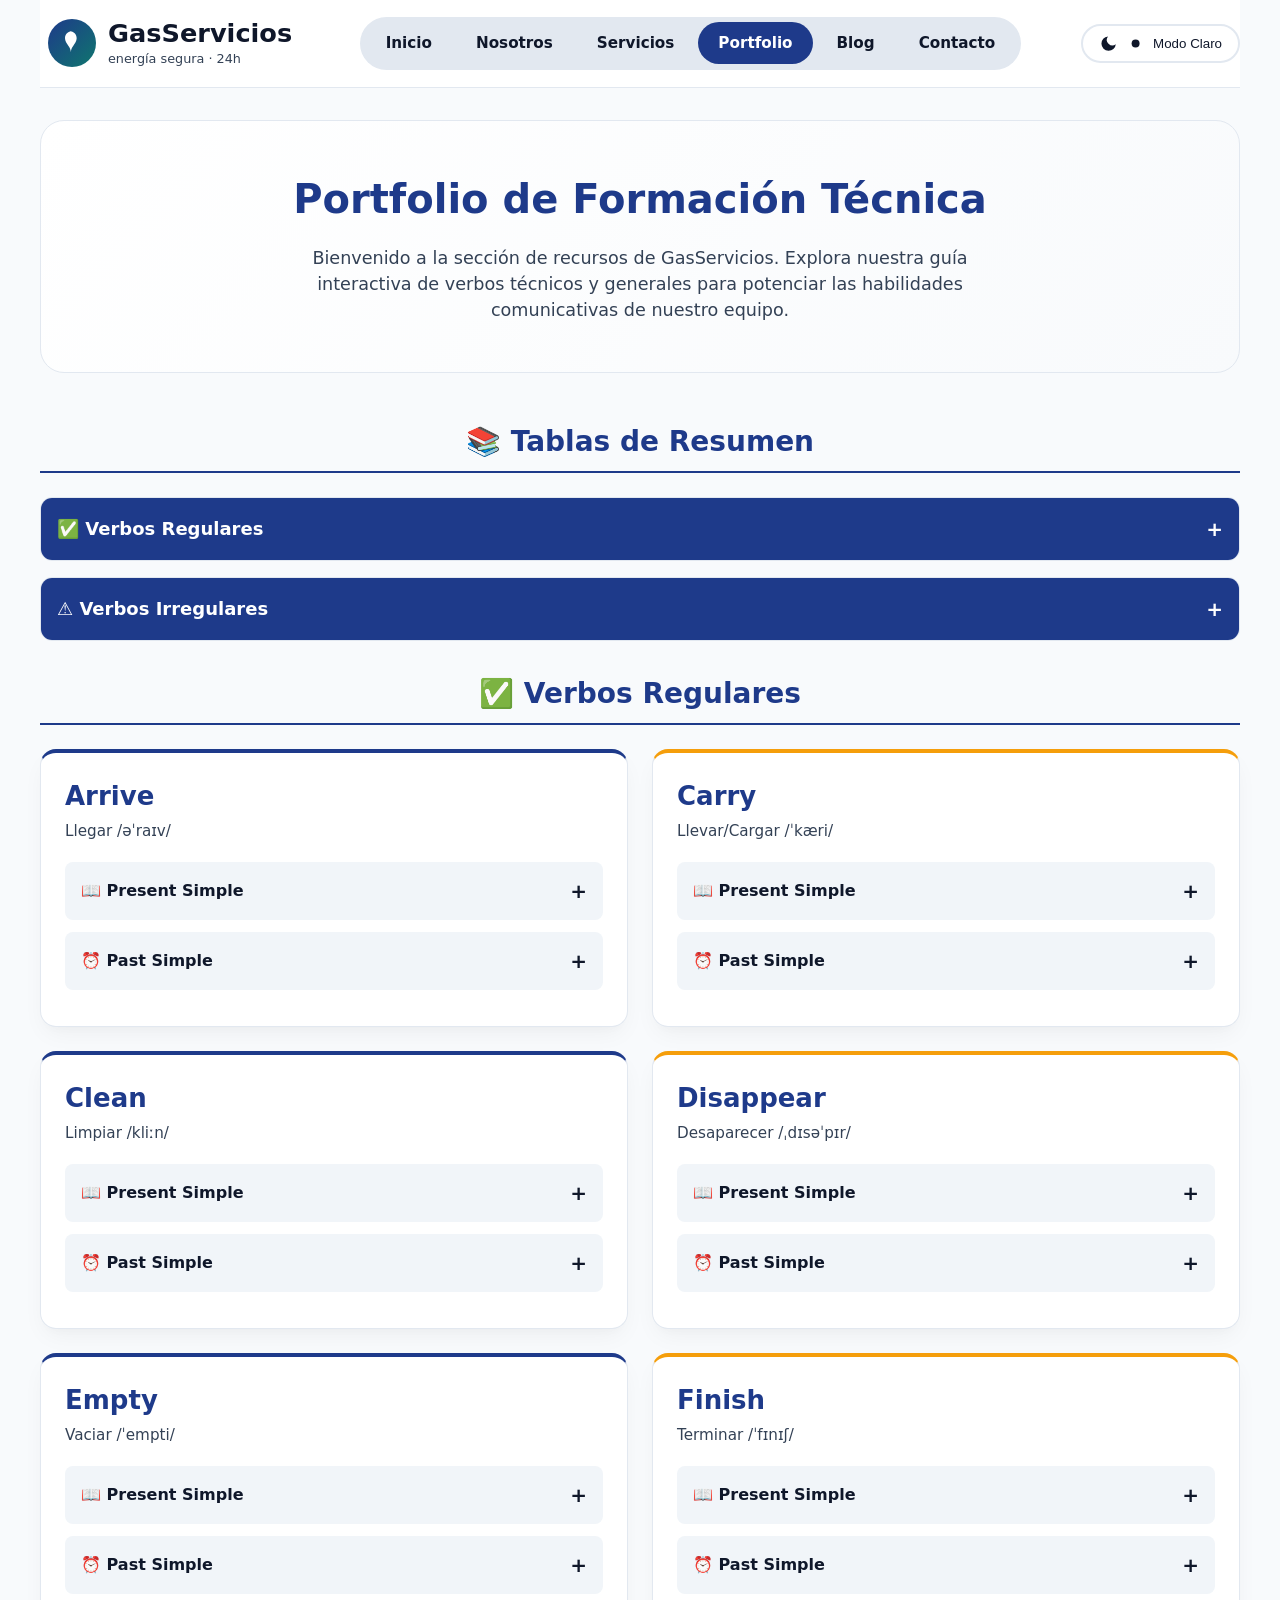
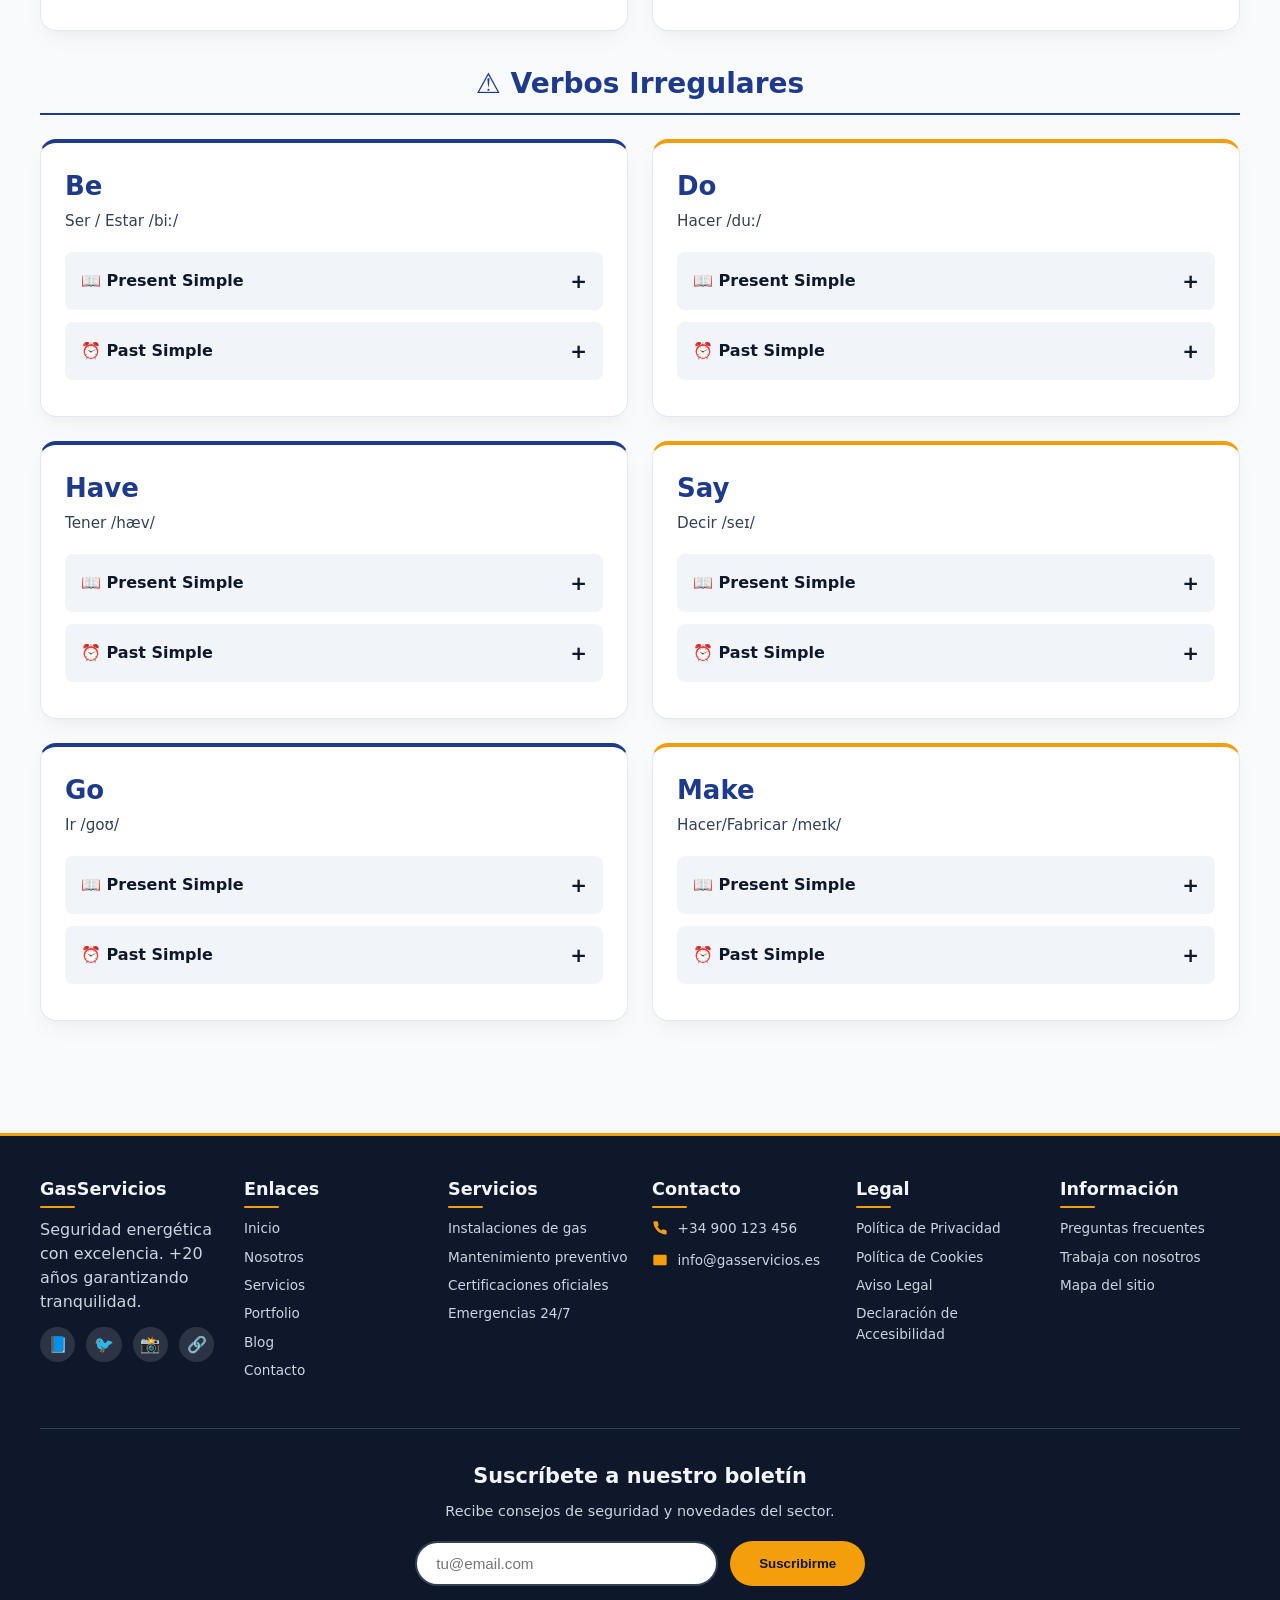
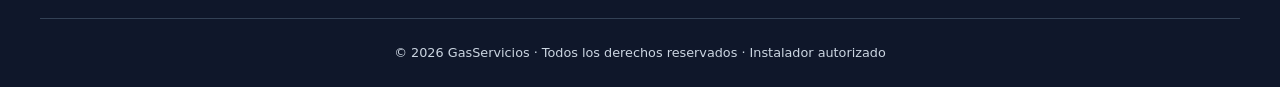
<file: portfolio.html>
<!DOCTYPE html>
<html lang="es" data-tema="claro">
<head>
    <meta charset="UTF-8">
    <meta name="viewport" content="width=device-width, initial-scale=1.0, maximum-scale=1.0, user-scalable=yes">
    <meta name="description" content="Portfolio y recursos de formación de GasServicios. Guía de verbos en inglés.">
    <title>GasServicios | Portfolio · Guía de Verbos</title>
    <style>
        /* ---------- VARIABLES CSS GLOBALES (GasServicios + Verbos) ---------- */
        :root {
            /* Variables GasServicios */
            --fondo-cuerpo: #f8fafc;
            --fondo-cabecera: #ffffff;
            --fondo-pie: #0f172a;
            --fondo-tarjeta: #ffffff;
            --primario: #1e3a8a;
            --primario-hover: #1e40af;
            --acento: #f59e0b;
            --texto-principal: #0f172a;
            --texto-secundario: #334155;
            --texto-inverso: #f8fafc;
            --borde-suave: #e2e8f0;
            --sombra-media: 0 10px 25px -5px rgba(29, 25, 25, 0.05), 0 8px 10px -6px rgba(0,0,0,0.02);
            --radio-md: 1rem;
            --radio-lg: 1.5rem;
            --radio-full: 9999px;
            --espaciado: clamp(1rem, 4vw, 2.5rem);
            --ancho-maximo: 1280px;
            --transicion: all 0.2s ease;
            --footer-texto-principal: #f1f5f9;
            --footer-texto-secundario: #cbd5e1;
            --footer-enlace-hover: #fbbf24;
            --footer-borde: #334155;

            /* Variables específicas para los Acordeones de Verbos */
            --color-acordeon-fondo: #f1f5f9;
            --color-acordeon-hover: #e2e8f0;
        }

        [data-tema="oscuro"] {
            /* Variables GasServicios */
            --fondo-cuerpo: #0f172a;
            --fondo-cabecera: #1e293b;
            --fondo-pie: #020617;
            --fondo-tarjeta: #1e293b;
            --primario: #3b82f6;
            --primario-hover: #60a5fa;
            --acento: #fbbf24;
            --texto-principal: #f1f5f9;
            --texto-secundario: #cbd5e1;
            --texto-inverso: #0f172a;
            --borde-suave: #334155;
            --footer-texto-principal: #f8fafc;
            --footer-texto-secundario: #e2e8f0;
            --footer-enlace-hover: #fcd34d;
            --footer-borde: #475569;

            /* Variables específicas para los Acordeones de Verbos */
            --color-acordeon-fondo: #334155;
            --color-acordeon-hover: #475569;
        }

        /* Reseteo y Base */
        * { margin: 0; padding: 0; box-sizing: border-box; }
        body {
            background: var(--fondo-cuerpo);
            color: var(--texto-principal);
            font-family: 'Inter', system-ui, -apple-system, 'Segoe UI', sans-serif;
            line-height: 1.5;
            overflow-x: hidden;
            width: 100%;
            transition: background var(--transicion), color var(--transicion);
            -webkit-tap-highlight-color: transparent;
        }
        .contenedor-web { max-width: var(--ancho-maximo); margin: 0 auto; padding: 0 var(--espaciado); width: 100%; }
        html { scroll-behavior: smooth; }

        /* HEADER MODERNO GASSERVICIOS */
        .cabecera { position: sticky; top: 0; z-index: 1000; background: var(--fondo-cabecera); border-bottom: 1px solid var(--borde-suave); transition: var(--transicion); }
        .cabecera-interna { display: flex; align-items: center; justify-content: space-between; gap: 1.5rem; padding: 0.9rem 0; flex-wrap: wrap; }
        .logo-enlace { display: flex; align-items: center; gap: 0.75rem; text-decoration: none; border-radius: var(--radio-md); padding: 0.25rem 0.5rem; transition: var(--transicion); }
        .logo-icono { width: 48px; height: 48px; background: linear-gradient(135deg, var(--primario), #0f766e); border-radius: 50%; display: flex; align-items: center; justify-content: center; flex-shrink: 0; }
        .logo-icono svg { width: 28px; height: 28px; fill: white; }
        .texto-logo h1 { font-size: 1.6rem; font-weight: 700; color: var(--texto-principal); line-height: 1.2; }
        .texto-logo p { font-size: 0.8rem; color: var(--texto-secundario); font-weight: 500; }
        
        /* NAVEGACIÓN ESCRITORIO */
        .nav-escritorio { display: flex; align-items: center; }
        .lista-nav { display: flex; gap: 0.25rem; list-style: none; background: var(--borde-suave); padding: 0.35rem; border-radius: 3rem; }
        .enlace-nav { display: inline-block; padding: 0.6rem 1.25rem; font-weight: 600; font-size: 0.95rem; color: var(--texto-principal); text-decoration: none; border-radius: 2rem; transition: var(--transicion); }
        .enlace-nav:hover, .enlace-nav.activo { background: var(--primario); color: white; }
        .controles { display: flex; align-items: center; gap: 0.8rem; }
        .boton-tema { display: inline-flex; align-items: center; gap: 0.5rem; padding: 0.5rem 1rem; background: transparent; border: 2px solid var(--borde-suave); border-radius: var(--radio-full); font-weight: 500; cursor: pointer; color: var(--texto-principal); transition: var(--transicion); }
        .boton-tema svg { width: 1.2rem; height: 1.2rem; fill: currentColor; }
        .boton-hamburguesa { display: none; flex-direction: column; gap: 6px; background: transparent; border: none; cursor: pointer; padding: 0.5rem; border-radius: 0.75rem; }
        .linea-ham { width: 28px; height: 2.5px; background: var(--texto-principal); border-radius: 4px; transition: 0.2s; }
        
        /* MENÚ LATERAL MÓVIL */
        .overlay-menu { position: fixed; inset: 0; background: rgba(0,0,0,0.5); backdrop-filter: blur(4px); z-index: 1040; visibility: hidden; opacity: 0; transition: 0.25s; }
        .overlay-menu.visible { visibility: visible; opacity: 1; }
        .menu-lateral { position: fixed; top: 0; right: -100%; width: min(85%, 320px); height: 100vh; background: var(--fondo-cabecera); z-index: 1050; padding: 5rem 1.5rem 2rem; display: flex; flex-direction: column; gap: 2rem; transition: right 0.3s cubic-bezier(0.2, 0.9, 0.4, 1.1); box-shadow: -5px 0 30px rgba(0,0,0,0.2); border-left: 1px solid var(--borde-suave); overflow-y: auto; }
        .menu-lateral.abierto { right: 0; }
        .lista-menu-lateral { list-style: none; display: flex; flex-direction: column; gap: 0.5rem; }
        .enlace-menu-movil { display: flex; align-items: center; gap: 0.8rem; padding: 1rem 1.2rem; border-radius: var(--radio-md); font-weight: 600; text-decoration: none; color: var(--texto-principal); transition: 0.2s; }
        .enlace-menu-movil.activo, .enlace-menu-movil:hover { background: var(--primario); color: white; }
        .boton-cerrar { position: absolute; top: 1rem; right: 1rem; background: transparent; border: none; font-size: 1.8rem; cursor: pointer; color: var(--texto-principal); }

        /* ========================================================= */
        /* ESTILOS ESPECÍFICOS DEL MÓDULO DE VERBOS (Tu HTML)        */
        /* ========================================================= */
        main { padding: 2rem 0 4rem; }
        .hero-portfolio { text-align: center; margin-bottom: 3rem; background: linear-gradient(135deg, var(--fondo-tarjeta) 0%, var(--fondo-cuerpo) 100%); padding: 3rem 2rem; border-radius: var(--radio-lg); border: 1px solid var(--borde-suave); }
        .hero-portfolio h1 { color: var(--primario); font-size: 2.5rem; margin-bottom: 1rem; }
        .hero-portfolio p { color: var(--texto-secundario); max-width: 700px; margin: 0 auto; font-size: 1.1rem; }

        section { margin-top: 2rem; }
        h2 { font-size: 1.75rem; color: var(--primario); margin-top: 1.5rem; margin-bottom: 1.5rem; text-align: center; border-bottom: 0.15rem solid var(--primario); padding-bottom: 0.5rem; }
        
        .contenedor-cuadricula { display: grid; gap: 1rem; grid-template-columns: 1fr; }
        @media (min-width: 768px) { .contenedor-cuadricula { grid-template-columns: repeat(2, 1fr); gap: 1.5rem; } }
        
        article { background-color: var(--fondo-tarjeta); border-radius: var(--radio-md); padding: 1.5rem; box-shadow: var(--sombra-media); border: 1px solid var(--borde-suave); display: flex; flex-direction: column; transition: transform 0.2s ease, box-shadow 0.2s ease; }
        article:active { transform: scale(0.99); }
        article:nth-child(odd) { border-top: 0.3rem solid var(--primario); }
        article:nth-child(even) { border-top: 0.3rem solid var(--acento); }
        
        h3 { font-size: 1.625rem; color: var(--primario); margin-bottom: 0.25rem; }
        h4 { font-size: 1rem; margin: 0; color: var(--texto-principal); font-weight: 600; }
        .traduccion-pronunciacion { font-size: 0.95rem; font-weight: 500; margin-bottom: 1.2rem; color: var(--texto-secundario); }
        
        /* Acordeones Nativos */
        details { background-color: var(--color-acordeon-fondo); border-radius: 0.5rem; margin-bottom: 0.75rem; overflow: hidden; flex-grow: 1; transition: all 0.2s ease; }
        summary { padding: 0.875rem 1rem; font-weight: 600; cursor: pointer; list-style: none; display: flex; justify-content: space-between; align-items: center; min-height: 48px; -webkit-tap-highlight-color: transparent; color: var(--texto-principal); }
        summary::-webkit-details-marker { display: none; }
        summary::after { content: '+'; font-size: 1.25rem; font-weight: 700; transition: transform 0.2s ease; }
        details[open] summary::after { content: '-'; }
        summary:active, summary:hover { background-color: var(--color-acordeon-hover); }
        .contenido-acordeon { padding: 1rem; border-top: 1px solid var(--borde-suave); background-color: var(--fondo-tarjeta); }
        
        /* Acordeones de Resumen */
        .acordeon-resumen { background-color: var(--color-acordeon-fondo); border-radius: 0.75rem; margin-bottom: 1rem; overflow: hidden; border: 1px solid var(--borde-suave); }
        .acordeon-resumen summary { background-color: var(--primario); color: white; padding: 1rem; font-size: 1.125rem; }
        .acordeon-resumen summary::after { color: white; }
        .acordeon-resumen summary:hover { background-color: var(--primario-hover); }
        
        .lista-verbos-resumen { display: flex; flex-direction: column; gap: 0.75rem; }
        .item-verbo-resumen { display: flex; flex-wrap: wrap; justify-content: space-between; align-items: center; padding: 0.75rem; background-color: var(--fondo-tarjeta); border-radius: 0.5rem; border: 1px solid var(--borde-suave); gap: 0.5rem; }
        .verbo-infinitivo { font-weight: 700; color: var(--primario); font-size: 1rem; min-width: 80px; }
        .verbo-conjugaciones { display: flex; flex-wrap: wrap; gap: 0.5rem; flex: 1; justify-content: flex-end; }
        .conjugacion-item { display: flex; flex-direction: column; background-color: var(--color-acordeon-fondo); padding: 0.4rem 0.6rem; border-radius: 0.375rem; font-size: 0.8rem; }
        .conjugacion-tiempo { font-size: 0.7rem; color: var(--texto-secundario); text-transform: uppercase; margin-bottom: 0.2rem; }
        .conjugacion-valor { font-weight: 600; font-family: 'Courier New', monospace; color: var(--texto-principal); }
        .verbo-traduccion { font-size: 0.85rem; color: var(--texto-secundario); font-style: italic; }
        
        @media (max-width: 480px) {
            .item-verbo-resumen { flex-direction: column; align-items: stretch; }
            .verbo-conjugaciones { justify-content: flex-start; margin-top: 0.5rem; }
            .conjugacion-item { flex: 1; text-align: center; }
        }
        
        .conjugacion-destacada { font-weight: 700; color: var(--primario); margin-bottom: 0.75rem; display: block; font-size: 1.05rem; font-family: 'Courier New', monospace; }
        .lista-ejemplos { list-style: none; }
        .lista-ejemplos li { margin-bottom: 1rem; font-size: 0.95rem; padding-left: 0.75rem; border-left: 3px solid var(--borde-suave); }
        .etiqueta-forma { font-weight: 700; color: var(--texto-secundario); font-size: 0.75rem; text-transform: uppercase; display: inline-block; margin-bottom: 0.35rem; background-color: var(--color-acordeon-fondo); padding: 0.2rem 0.5rem; border-radius: 0.25rem; }
        .texto-frase { margin-bottom: 0.25rem; display: block; font-size: 0.95rem; line-height: 1.4; color: var(--texto-principal); }
        .texto-traduccion { font-style: italic; font-size: 0.85rem; display: block; color: var(--texto-secundario); }

        /* FOOTER */
        .pie-pagina { background: var(--fondo-pie); color: var(--footer-texto-principal); margin-top: 3rem; padding: 2.5rem 0 1.5rem; border-top: 3px solid var(--acento); }
        .footer-grid { display: grid; gap: 2rem 1.5rem; grid-template-columns: 1fr; }
        @media (min-width: 48rem) { .footer-grid { grid-template-columns: repeat(2, 1fr); } }
        @media (min-width: 80rem) { .footer-grid { grid-template-columns: repeat(6, 1fr); } }
        .bloque-footer h4 { font-size: 1.1rem; font-weight: 700; margin-bottom: 1rem; color: var(--footer-texto-principal); position: relative; display: inline-block; }
        .bloque-footer h4::after { content: ''; position: absolute; bottom: -6px; left: 0; width: 35px; height: 2px; background: var(--acento); border-radius: 2px; }
        .bloque-footer a { display: block; color: var(--footer-texto-secundario); text-decoration: none; margin-bottom: 0.5rem; font-size: 0.85rem; transition: color 0.2s, transform 0.2s; }
        .bloque-footer a:hover { color: var(--footer-enlace-hover); transform: translateX(3px); }
        .contacto-item { display: flex; align-items: center; gap: 0.6rem; margin-bottom: 0.7rem; color: var(--footer-texto-secundario); font-size: 0.85rem; }
        .contacto-item svg { width: 1rem; height: 1rem; fill: var(--acento); }
        .social-icons { display: flex; gap: 0.7rem; margin-top: 0.8rem; }
        .social-icons a { display: flex; align-items: center; justify-content: center; width: 2.2rem; height: 2.2rem; background: rgba(255,255,255,0.12); border-radius: 50%; font-size: 1rem; transition: all 0.2s; }
        .social-icons a:hover { background: var(--acento); transform: translateY(-3px); color: #0f172a; }
        .seccion-newsletter { margin-top: 2.5rem; padding-top: 2rem; border-top: 1px solid var(--footer-borde); text-align: center; }
        .contenedor-newsletter { max-width: 600px; margin: 0 auto; padding: 0 var(--espaciado); }
        .titulo-newsletter { font-size: 1.3rem; font-weight: 700; color: var(--footer-texto-principal); margin-bottom: 0.5rem; }
        .descripcion-newsletter { color: var(--footer-texto-secundario); font-size: 0.9rem; margin-bottom: 1.2rem; }
        .formulario-newsletter { display: flex; flex-direction: column; gap: 0.8rem; max-width: 450px; margin: 0 auto; }
        @media (min-width: 40rem) { .formulario-newsletter { flex-direction: row; } }
        .formulario-newsletter input { flex: 1; padding: 0.75rem 1.2rem; border-radius: var(--radio-full); border: 2px solid var(--footer-borde); background: var(--fondo-cabecera); color: var(--texto-principal); font-size: 0.95rem; }
        .formulario-newsletter button { background: var(--acento); border: none; padding: 0.75rem 1.8rem; border-radius: var(--radio-full); font-weight: 700; cursor: pointer; color: #0f172a; transition: 0.2s; }
        .copyright { text-align: center; border-top: 1px solid var(--footer-borde); padding-top: 1.5rem; font-size: 0.8rem; color: var(--footer-texto-secundario); margin-top: 2rem; }
        .solo-lectura { position: absolute; width: 1px; height: 1px; padding: 0; margin: -1px; overflow: hidden; }

        /* RESPONSIVE CABECERA */
        @media (max-width: 880px) {
            .nav-escritorio { display: none; }
            .boton-hamburguesa { display: flex; }
        }
    </style>

   <!-- <link rel="stylesheet" href="./css/estilos4.css"> -->


  
</head>
<body>
    <div class="contenedor-web">
        <header class="cabecera">
            <div class="cabecera-interna">
                <a href="index.html" class="logo-enlace" id="logo-principal">
                    <div class="logo-icono" aria-hidden="true">
                        <svg viewBox="0 0 24 24"><path d="M12 2C8.5 2 6 4.5 6 8c0 2.5 1.5 4.5 3 6.5 1 1.5 2 3 2 5.5 0-2.5 1-4 2-5.5 1.5-2 3-4 3-6.5 0-3.5-2.5-6-6-6z"/><circle cx="12" cy="8" r="2"/></svg>
                    </div>
                    <div class="texto-logo"><h1>GasServicios</h1><p>energía segura · 24h</p></div>
                </a>
                
                <div class="nav-escritorio">
                    <ul class="lista-nav">
                        <li><a href="index.html" class="enlace-nav">Inicio</a></li>
                        <li><a href="nosotros.html" class="enlace-nav">Nosotros</a></li>
                        <li><a href="servicios.html" class="enlace-nav">Servicios</a></li>
                        <li><a href="portfolio.html" class="enlace-nav activo">Portfolio</a></li>
                        <li><a href="blog.html" class="enlace-nav">Blog</a></li>
                        <li><a href="contacto.html" class="enlace-nav">Contacto</a></li>
                    </ul>
                </div>
                
                <div class="controles">
                    <button class="boton-tema" id="botonTema" aria-label="Modo oscuro/claro">
                        <svg class="icono-luna" viewBox="0 0 24 24"><path d="M21 12.79A9 9 0 1111.21 3 7 7 0 0021 12.79z"/></svg>
                        <svg class="icono-sol" viewBox="0 0 24 24"><circle cx="12" cy="12" r="5"/><path d="M12 1v2M12 21v2M4.22 4.22l1.42 1.42M18.36 18.36l1.42 1.42M1 12h2M21 12h2M4.22 19.78l1.42-1.42M18.36 5.64l1.42-1.42"/></svg>
                        <span id="textoTema">Modo Claro</span>
                    </button>
                    <button class="boton-hamburguesa" id="btnHamburguesa" aria-label="Menú">
                        <span class="linea-ham"></span><span class="linea-ham"></span><span class="linea-ham"></span>
                    </button>
                </div>
            </div>
        </header>

        <div class="overlay-menu" id="overlayMenu"></div>
        <div class="menu-lateral" id="menuLateral">
            <button class="boton-cerrar" id="cerrarMenuBtn" aria-label="Cerrar menú">✕</button>
            <ul class="lista-menu-lateral">
                <li><a href="index.html" class="enlace-menu-movil">🏠 Inicio</a></li>
                <li><a href="nosotros.html" class="enlace-menu-movil">👥 Nosotros</a></li>
                <li><a href="servicios.html" class="enlace-menu-movil">🔧 Servicios</a></li>
                <li><a href="portfolio.html" class="enlace-menu-movil activo">📁 Portfolio</a></li>
                <li><a href="blog.html" class="enlace-menu-movil">📰 Blog</a></li>
                <li><a href="contacto.html" class="enlace-menu-movil">📞 Contacto</a></li>
                <li style="margin-top: 1rem; border-top: 1px solid var(--borde-suave); padding-top: 1rem;">
                    <a href="#resumenes" class="enlace-menu-movil" onclick="cerrarMenuLateral()">📊 Resúmenes</a>
                    <a href="#regulares" class="enlace-menu-movil" onclick="cerrarMenuLateral()">✅ Regulares</a>
                    <a href="#irregulares" class="enlace-menu-movil" onclick="cerrarMenuLateral()">⚠️ Irregulares</a>
                </li>
            </ul>
        </div>

        <main>
            <div class="hero-portfolio">
                <h1>Portfolio de Formación Técnica</h1>
                <p>Bienvenido a la sección de recursos de GasServicios. Explora nuestra guía interactiva de verbos técnicos y generales para potenciar las habilidades comunicativas de nuestro equipo.</p>
            </div>

            <section id="resumenes">
                <h2>📚 Tablas de Resumen</h2>
                <details class="acordeon-resumen">
                    <summary>✅ Verbos Regulares</summary>
                    <div class="contenido-acordeon">
                        <div class="lista-verbos-resumen">
                            <div class="item-verbo-resumen">
                                <span class="verbo-infinitivo">Arrive</span>
                                <div class="verbo-conjugaciones">
                                    <div class="conjugacion-item">
                                        <span class="conjugacion-tiempo">Presente</span>
                                        <span class="conjugacion-valor">arrive/arrives</span>
                                    </div>
                                    <div class="conjugacion-item">
                                        <span class="conjugacion-tiempo">Pasado</span>
                                        <span class="conjugacion-valor">arrived</span>
                                    </div>
                                </div>
                                <span class="verbo-traduccion">Llegar</span>
                                </div>
                            
                            <div class="item-verbo-resumen">
                                <span class="verbo-infinitivo">Carry</span>
                                <div class="verbo-conjugaciones">
                                    <div class="conjugacion-item">
                                        <span class="conjugacion-tiempo">Presente</span>
                                        <span class="conjugacion-valor">carry/carries</span>
                                    </div>
                                    <div class="conjugacion-item">
                                        <span class="conjugacion-tiempo">Pasado</span>
                                        <span class="conjugacion-valor">carried</span>
                                    </div>
                                </div>
                                <span class="verbo-traduccion">Llevar/Cargar</span>
                            </div>
                            
                            <div class="item-verbo-resumen">
                                <span class="verbo-infinitivo">Clean</span>
                                <div class="verbo-conjugaciones">
                                    <div class="conjugacion-item">
                                        <span class="conjugacion-tiempo">Presente</span>
                                        <span class="conjugacion-valor">clean/cleans</span>
                                    </div>
                                    <div class="conjugacion-item">
                                        <span class="conjugacion-tiempo">Pasado</span>
                                        <span class="conjugacion-valor">cleaned</span>
                                    </div>
                                </div>
                                <span class="verbo-traduccion">Limpiar</span>
                            </div>
                            
                            <div class="item-verbo-resumen">
                                <span class="verbo-infinitivo">Disappear</span>
                                <div class="verbo-conjugaciones">
                                    <div class="conjugacion-item">
                                        <span class="conjugacion-tiempo">Presente</span>
                                        <span class="conjugacion-valor">disappear/disappears</span>
                                    </div>
                                    <div class="conjugacion-item">
                                        <span class="conjugacion-tiempo">Pasado</span>
                                        <span class="conjugacion-valor">disappeared</span>
                                    </div>
                                </div>
                                <span class="verbo-traduccion">Desaparecer</span>
                            </div>
                            
                            <div class="item-verbo-resumen">
                                <span class="verbo-infinitivo">Empty</span>
                                <div class="verbo-conjugaciones">
                                    <div class="conjugacion-item">
                                        <span class="conjugacion-tiempo">Presente</span>
                                        <span class="conjugacion-valor">empty/empties</span>
                                    </div>
                                    <div class="conjugacion-item">
                                        <span class="conjugacion-tiempo">Pasado</span>
                                        <span class="conjugacion-valor">emptied</span>
                                    </div>
                                </div>
                                <span class="verbo-traduccion">Vaciar</span>
                            </div>
                            
                            <div class="item-verbo-resumen">
                                <span class="verbo-infinitivo">Finish</span>
                                <div class="verbo-conjugaciones">
                                    <div class="conjugacion-item">
                                        <span class="conjugacion-tiempo">Presente</span>
                                        <span class="conjugacion-valor">finish/finishes</span>
                                    </div>
                                    <div class="conjugacion-item">
                                        <span class="conjugacion-tiempo">Pasado</span>
                                        <span class="conjugacion-valor">finished</span>
                                    </div>
                                </div>
                                <span class="verbo-traduccion">Terminar</span>
                            </div>
                        </div>
                    </div>
                </details>

                <details class="acordeon-resumen">
                    <summary>⚠️ Verbos Irregulares</summary>
                    <div class="contenido-acordeon">
                        <div class="lista-verbos-resumen">
                            <div class="item-verbo-resumen">
                                <span class="verbo-infinitivo">Be</span>
                                <div class="verbo-conjugaciones">
                                    <div class="conjugacion-item">
                                        <span class="conjugacion-tiempo">Presente</span>
                                        <span class="conjugacion-valor">am/is/are</span>
                                    </div>
                                    <div class="conjugacion-item">
                                        <span class="conjugacion-tiempo">Pasado</span>
                                        <span class="conjugacion-valor">was/were</span>
                                    </div>
                                </div>
                                <span class="verbo-traduccion">Ser/Estar</span>
                            </div>
                            
                            <div class="item-verbo-resumen">
                                <span class="verbo-infinitivo">Do</span>
                                <div class="verbo-conjugaciones">
                                    <div class="conjugacion-item">
                                        <span class="conjugacion-tiempo">Presente</span>
                                        <span class="conjugacion-valor">do/does</span>
                                    </div>
                                    <div class="conjugacion-item">
                                        <span class="conjugacion-tiempo">Pasado</span>
                                        <span class="conjugacion-valor">did</span>
                                    </div>
                                </div>
                                <span class="verbo-traduccion">Hacer</span>
                            </div>
                            
                            <div class="item-verbo-resumen">
                                <span class="verbo-infinitivo">Have</span>
                                <div class="verbo-conjugaciones">
                                    <div class="conjugacion-item">
                                        <span class="conjugacion-tiempo">Presente</span>
                                        <span class="conjugacion-valor">have/has</span>
                                    </div>
                                    <div class="conjugacion-item">
                                        <span class="conjugacion-tiempo">Pasado</span>
                                        <span class="conjugacion-valor">had</span>
                                    </div>
                                </div>
                                <span class="verbo-traduccion">Tener</span>
                            </div>
                            
                            <div class="item-verbo-resumen">
                                <span class="verbo-infinitivo">Say</span>
                                <div class="verbo-conjugaciones">
                                    <div class="conjugacion-item">
                                        <span class="conjugacion-tiempo">Presente</span>
                                        <span class="conjugacion-valor">say/says</span>
                                    </div>
                                    <div class="conjugacion-item">
                                        <span class="conjugacion-tiempo">Pasado</span>
                                        <span class="conjugacion-valor">said</span>
                                    </div>
                                </div>
                                <span class="verbo-traduccion">Decir</span>
                            </div>
                            
                            <div class="item-verbo-resumen">
                                <span class="verbo-infinitivo">Go</span>
                                <div class="verbo-conjugaciones">
                                    <div class="conjugacion-item">
                                        <span class="conjugacion-tiempo">Presente</span>
                                        <span class="conjugacion-valor">go/goes</span>
                                    </div>
                                    <div class="conjugacion-item">
                                        <span class="conjugacion-tiempo">Pasado</span>
                                        <span class="conjugacion-valor">went</span>
                                    </div>
                                </div>
                                <span class="verbo-traduccion">Ir</span>
                            </div>
                            
                            <div class="item-verbo-resumen">
                                <span class="verbo-infinitivo">Make</span>
                                <div class="verbo-conjugaciones">
                                    <div class="conjugacion-item">
                                        <span class="conjugacion-tiempo">Presente</span>
                                        <span class="conjugacion-valor">make/makes</span>
                                    </div>
                                    <div class="conjugacion-item">
                                        <span class="conjugacion-tiempo">Pasado</span>
                                        <span class="conjugacion-valor">made</span>
                                    </div>
                                </div>
                                <span class="verbo-traduccion">Hacer/Fabricar</span>
                            </div>
                        </div>
                    </div>
                </details>
            </section>

            <section id="regulares">
                <h2>✅ Verbos Regulares</h2>
                <div class="contenedor-cuadricula">
                    <article>
                        <h3>Arrive</h3>
                        <p class="traduccion-pronunciacion">Llegar /əˈraɪv/</p>
                        <details>
                            <summary><h4>📖 Present Simple</h4></summary>
                            <div class="contenido-acordeon">
                                <span class="conjugacion-destacada">arrive / arrives</span>
                                <ul class="lista-ejemplos">
                                    <li>
                                        <span class="etiqueta-forma">✅ Afirmativo</span>
                                        <span class="texto-frase">The train arrives early.</span>
                                        <span class="texto-traduccion">→ El tren llega temprano</span>
                                        </li>
                                    <li>
                                        <span class="etiqueta-forma">❌ Negativo</span>
                                        <span class="texto-frase">The train doesn't arrive early.</span>
                                        <span class="texto-traduccion">→ El tren no llega temprano</span>
                                    </li>
                                    <li>
                                        <span class="etiqueta-forma">❓ Interrogativo</span>
                                        <span class="texto-frase">Does the train arrive early?</span>
                                        <span class="texto-traduccion">→ ¿Llega el tren temprano?</span>
                                    </li>
                                </ul>
                            </div>
                        </details>
                        <details>
                            <summary><h4>⏰ Past Simple</h4></summary>
                            <div class="contenido-acordeon">
                                <span class="conjugacion-destacada">arrived</span>
                                <ul class="lista-ejemplos">
                                    <li>
                                        <span class="etiqueta-forma">✅ Afirmativo</span>
                                        <span class="texto-frase">The train arrived early.</span>
                                        <span class="texto-traduccion">→ El tren llegó temprano</span>
                                    </li>
                                    <li>
                                        <span class="etiqueta-forma">❌ Negativo</span>
                                        <span class="texto-frase">The train didn't arrive early.</span>
                                        <span class="texto-traduccion">→ El tren no llegó temprano</span>
                                    </li>
                                    <li>
                                        <span class="etiqueta-forma">❓ Interrogativo</span>
                                        <span class="texto-frase">Did the train arrive early?</span>
                                        <span class="texto-traduccion">→ ¿Llegó el tren temprano?</span>
                                    </li>
                                </ul>
                            </div>
                        </details>
                    </article>

                    <article>
                        <h3>Carry</h3>
                        <p class="traduccion-pronunciacion">Llevar/Cargar /ˈkæri/</p>
                        <details>
                            <summary><h4>📖 Present Simple</h4></summary>
                            <div class="contenido-acordeon">
                                <span class="conjugacion-destacada">carry / carries</span>
                                <ul class="lista-ejemplos">
                                    <li><span class="etiqueta-forma">✅ Afirmativo</span> <span class="texto-frase">He carries the box.</span> <span class="texto-traduccion">→ Él carga la caja</span></li>
                                    <li><span class="etiqueta-forma">❌ Negativo</span> <span class="texto-frase">He doesn't carry the box.</span> <span class="texto-traduccion">→ Él no carga la caja</span></li>
                                    <li><span class="etiqueta-forma">❓ Interrogativo</span> <span class="texto-frase">Does he carry the box?</span> <span class="texto-traduccion">→ ¿Carga él la caja?</span></li>
                                </ul>
                            </div>
                        </details>
                        <details>
                            <summary><h4>⏰ Past Simple</h4></summary>
                            <div class="contenido-acordeon">
                                <span class="conjugacion-destacada">carried</span>
                                <ul class="lista-ejemplos">
                                    <li><span class="etiqueta-forma">✅ Afirmativo</span> <span class="texto-frase">He carried the box.</span> <span class="texto-traduccion">→ Él cargó la caja</span></li>
                                    <li><span class="etiqueta-forma">❌ Negativo</span> <span class="texto-frase">He didn't carry the box.</span> <span class="texto-traduccion">→ Él no cargó la caja</span></li>
                                    <li><span class="etiqueta-forma">❓ Interrogativo</span> <span class="texto-frase">Did he carry the box?</span> <span class="texto-traduccion">→ ¿Cargó él la caja?</span></li>
                                </ul>
                            </div>
                        </details>
                    </article>

                    <article>
                        <h3>Clean</h3>
                        <p class="traduccion-pronunciacion">Limpiar /kliːn/</p>
                        <details>
                            <summary><h4>📖 Present Simple</h4></summary>
                            <div class="contenido-acordeon">
                                <span class="conjugacion-destacada">clean / cleans</span>
                                <ul class="lista-ejemplos">
                                    <li><span class="etiqueta-forma">✅ Afirmativo</span> <span class="texto-frase">They clean the house.</span> <span class="texto-traduccion">→ Ellos limpian la casa</span></li>
                                    <li><span class="etiqueta-forma">❌ Negativo</span> <span class="texto-frase">They don't clean the house.</span> <span class="texto-traduccion">→ Ellos no limpian la casa</span></li>
                                    <li><span class="etiqueta-forma">❓ Interrogativo</span> <span class="texto-frase">Do they clean the house?</span> <span class="texto-traduccion">→ ¿Limpian ellos la casa?</span></li>
                                </ul>
                            </div>
                        </details>
                        <details>
                            <summary><h4>⏰ Past Simple</h4></summary>
                            <div class="contenido-acordeon">
                                <span class="conjugacion-destacada">cleaned</span>
                                <ul class="lista-ejemplos">
                                    <li><span class="etiqueta-forma">✅ Afirmativo</span> <span class="texto-frase">They cleaned the house.</span> <span class="texto-traduccion">→ Ellos limpiaron la casa</span></li>
                                    <li><span class="etiqueta-forma">❌ Negativo</span> <span class="texto-frase">They didn't clean the house.</span> <span class="texto-traduccion">→ Ellos no limpiaron la casa</span></li>
                                    <li><span class="etiqueta-forma">❓ Interrogativo</span> <span class="texto-frase">Did they clean the house?</span> <span class="texto-traduccion">→ ¿Limpiaron ellos la casa?</span></li>
                                </ul>
                            </div>
                        </details>
                    </article>

                    <article>
                        <h3>Disappear</h3>
                        <p class="traduccion-pronunciacion">Desaparecer /ˌdɪsəˈpɪr/</p>
                        <details>
                            <summary><h4>📖 Present Simple</h4></summary>
                            <div class="contenido-acordeon">
                                <span class="conjugacion-destacada">disappear / disappears</span>
                                <ul class="lista-ejemplos">
                                    <li><span class="etiqueta-forma">✅ Afirmativo</span> <span class="texto-frase">The cat disappears.</span> <span class="texto-traduccion">→ El gato desaparece</span></li>
                                    <li><span class="etiqueta-forma">❌ Negativo</span> <span class="texto-frase">The cat doesn't disappear.</span> <span class="texto-traduccion">→ El gato no desaparece</span></li>
                                    <li><span class="etiqueta-forma">❓ Interrogativo</span> <span class="texto-frase">Does the cat disappear?</span> <span class="texto-traduccion">→ ¿Desaparece el gato?</span></li>
                                </ul>
                            </div>
                        </details>
                        <details>
                            <summary><h4>⏰ Past Simple</h4></summary>
                            <div class="contenido-acordeon">
                                <span class="conjugacion-destacada">disappeared</span>
                                <ul class="lista-ejemplos">
                                    <li><span class="etiqueta-forma">✅ Afirmativo</span> <span class="texto-frase">The cat disappeared.</span> <span class="texto-traduccion">→ El gato desapareció</span></li>
                                    <li><span class="etiqueta-forma">❌ Negativo</span> <span class="texto-frase">The cat didn't disappear.</span> <span class="texto-traduccion">→ El gato no desapareció</span></li>
                                    <li><span class="etiqueta-forma">❓ Interrogativo</span> <span class="texto-frase">Did the cat disappear?</span> <span class="texto-traduccion">→ ¿Desapareció el gato?</span></li>
                                </ul>
                            </div>
                        </details>
                    </article>

                    <article>
                        <h3>Empty</h3>
                        <p class="traduccion-pronunciacion">Vaciar /ˈempti/</p>
                        <details>
                            <summary><h4>📖 Present Simple</h4></summary>
                            <div class="contenido-acordeon">
                                <span class="conjugacion-destacada">empty / empties</span>
                                <ul class="lista-ejemplos">
                                    <li><span class="etiqueta-forma">✅ Afirmativo</span> <span class="texto-frase">I empty the bin.</span> <span class="texto-traduccion">→ Yo vacío la papelera</span></li>
                                    <li><span class="etiqueta-forma">❌ Negativo</span> <span class="texto-frase">I don't empty the bin.</span> <span class="texto-traduccion">→ Yo no vacío la papelera</span></li>
                                    <li><span class="etiqueta-forma">❓ Interrogativo</span> <span class="texto-frase">Do I empty the bin?</span> <span class="texto-traduccion">→ ¿Vacío yo la papelera?</span></li>
                                </ul>
                            </div>
                        </details>
                        <details>
                            <summary><h4>⏰ Past Simple</h4></summary>
                            <div class="contenido-acordeon">
                                <span class="conjugacion-destacada">emptied</span>
                                <ul class="lista-ejemplos">
                                    <li><span class="etiqueta-forma">✅ Afirmativo</span> <span class="texto-frase">I emptied the bin.</span> <span class="texto-traduccion">→ Yo vacié la papelera</span></li>
                                    <li><span class="etiqueta-forma">❌ Negativo</span> <span class="texto-frase">I didn't empty the bin.</span> <span class="texto-traduccion">→ Yo no vacié la papelera</span></li>
                                    <li><span class="etiqueta-forma">❓ Interrogativo</span> <span class="texto-frase">Did I empty the bin?</span> <span class="texto-traduccion">→ ¿Vacié yo la papelera?</span></li>
                                </ul>
                            </div>
                        </details>
                    </article>

                    <article>
                        <h3>Finish</h3>
                        <p class="traduccion-pronunciacion">Terminar /ˈfɪnɪʃ/</p>
                        <details>
                            <summary><h4>📖 Present Simple</h4></summary>
                            <div class="contenido-acordeon">
                                <span class="conjugacion-destacada">finish / finishes</span>
                                <ul class="lista-ejemplos">
                                    <li><span class="etiqueta-forma">✅ Afirmativo</span> <span class="texto-frase">We finish the work.</span> <span class="texto-traduccion">→ Nosotros terminamos el trabajo</span></li>
                                    <li><span class="etiqueta-forma">❌ Negativo</span> <span class="texto-frase">We don't finish the work.</span> <span class="texto-traduccion">→ Nosotros no terminamos el trabajo</span></li>
                                    <li><span class="etiqueta-forma">❓ Interrogativo</span> <span class="texto-frase">Do we finish the work?</span> <span class="texto-traduccion">→ ¿Terminamos nosotros el trabajo?</span></li>
                                </ul>
                            </div>
                        </details>
                        <details>
                            <summary><h4>⏰ Past Simple</h4></summary>
                            <div class="contenido-acordeon">
                                <span class="conjugacion-destacada">finished</span>
                                <ul class="lista-ejemplos">
                                    <li><span class="etiqueta-forma">✅ Afirmativo</span> <span class="texto-frase">We finished the work.</span> <span class="texto-traduccion">→ Nosotros terminamos el trabajo</span></li>
                                    <li><span class="etiqueta-forma">❌ Negativo</span> <span class="texto-frase">We didn't finish the work.</span> <span class="texto-traduccion">→ Nosotros no terminamos el trabajo</span></li>
                                    <li><span class="etiqueta-forma">❓ Interrogativo</span> <span class="texto-frase">Did we finish the work?</span> <span class="texto-traduccion">→ ¿Terminamos nosotros el trabajo?</span></li>
                                </ul>
                            </div>
                        </details>
                    </article>

                </div>
            </section>

            <section id="irregulares">
                <h2>⚠️ Verbos Irregulares</h2>
                <div class="contenedor-cuadricula">

                    <article>
                        <h3>Be</h3>
                        <p class="traduccion-pronunciacion">Ser / Estar /biː/</p>
                        <details>
                            <summary><h4>📖 Present Simple</h4></summary>
                            <div class="contenido-acordeon">
                                <span class="conjugacion-destacada">am / is / are</span>
                                <ul class="lista-ejemplos">
                                    <li><span class="etiqueta-forma">✅ Afirmativo</span> <span class="texto-frase">She is happy.</span> <span class="texto-traduccion">→ Ella es/está feliz</span></li>
                                    <li><span class="etiqueta-forma">❌ Negativo</span> <span class="texto-frase">She isn't happy.</span> <span class="texto-traduccion">→ Ella no es/está feliz</span></li>
                                    <li><span class="etiqueta-forma">❓ Interrogativo</span> <span class="texto-frase">Is she happy?</span> <span class="texto-traduccion">→ ¿Es/está ella feliz?</span></li>
                                </ul>
                            </div>
                        </details>
                        <details>
                            <summary><h4>⏰ Past Simple</h4></summary>
                            <div class="contenido-acordeon">
                                <span class="conjugacion-destacada">was / were</span>
                                <ul class="lista-ejemplos">
                                    <li><span class="etiqueta-forma">✅ Afirmativo</span> <span class="texto-frase">She was happy.</span> <span class="texto-traduccion">→ Ella era/estaba feliz</span></li>
                                    <li><span class="etiqueta-forma">❌ Negativo</span> <span class="texto-frase">She wasn't happy.</span> <span class="texto-traduccion">→ Ella no era/estaba feliz</span></li>
                                    <li><span class="etiqueta-forma">❓ Interrogativo</span> <span class="texto-frase">Was she happy?</span> <span class="texto-traduccion">→ ¿Era/estaba ella feliz?</span></li>
                                </ul>
                            </div>
                        </details>
                    </article>

                    <article>
                        <h3>Do</h3>
                        <p class="traduccion-pronunciacion">Hacer /duː/</p>
                        <details>
                            <summary><h4>📖 Present Simple</h4></summary>
                            <div class="contenido-acordeon">
                                <span class="conjugacion-destacada">do / does</span>
                                <ul class="lista-ejemplos">
                                    <li><span class="etiqueta-forma">✅ Afirmativo</span> <span class="texto-frase">I do my homework.</span> <span class="texto-traduccion">→ Yo hago mis deberes</span></li>
                                    <li><span class="etiqueta-forma">❌ Negativo</span> <span class="texto-frase">I don't do my homework.</span> <span class="texto-traduccion">→ Yo no hago mis deberes</span></li>
                                    <li><span class="etiqueta-forma">❓ Interrogativo</span> <span class="texto-frase">Do I do my homework?</span> <span class="texto-traduccion">→ ¿Hago yo mis deberes?</span></li>
                                </ul>
                            </div>
                        </details>
                        <details>
                            <summary><h4>⏰ Past Simple</h4></summary>
                            <div class="contenido-acordeon">
                                <span class="conjugacion-destacada">did</span>
                                <ul class="lista-ejemplos">
                                    <li><span class="etiqueta-forma">✅ Afirmativo</span> <span class="texto-frase">I did my homework.</span> <span class="texto-traduccion">→ Yo hice mis deberes</span></li>
                                    <li><span class="etiqueta-forma">❌ Negativo</span> <span class="texto-frase">I didn't do my homework.</span> <span class="texto-traduccion">→ Yo no hice mis deberes</span></li>
                                    <li><span class="etiqueta-forma">❓ Interrogativo</span> <span class="texto-frase">Did I do my homework?</span> <span class="texto-traduccion">→ ¿Hice yo mis deberes?</span></li>
                                </ul>
                            </div>
                        </details>
                    </article>

                    <article>
                        <h3>Have</h3>
                        <p class="traduccion-pronunciacion">Tener /hæv/</p>
                        <details>
                            <summary><h4>📖 Present Simple</h4></summary>
                            <div class="contenido-acordeon">
                                <span class="conjugacion-destacada">have / has</span>
                                <ul class="lista-ejemplos">
                                    <li><span class="etiqueta-forma">✅ Afirmativo</span> <span class="texto-frase">You have a car.</span> <span class="texto-traduccion">→ Tú tienes un coche</span></li>
                                    <li><span class="etiqueta-forma">❌ Negativo</span> <span class="texto-frase">You don't have a car.</span> <span class="texto-traduccion">→ Tú no tienes un coche</span></li>
                                    <li><span class="etiqueta-forma">❓ Interrogativo</span> <span class="texto-frase">Do you have a car?</span> <span class="texto-traduccion">→ ¿Tienes tú un coche?</span></li>
                                </ul>
                            </div>
                        </details>
                        <details>
                            <summary><h4>⏰ Past Simple</h4></summary>
                            <div class="contenido-acordeon">
                                <span class="conjugacion-destacada">had</span>
                                <ul class="lista-ejemplos">
                                    <li><span class="etiqueta-forma">✅ Afirmativo</span> <span class="texto-frase">You had a car.</span> <span class="texto-traduccion">→ Tú tenías un coche</span></li>
                                    <li><span class="etiqueta-forma">❌ Negativo</span> <span class="texto-frase">You didn't have a car.</span> <span class="texto-traduccion">→ Tú no tenías un coche</span></li>
                                    <li><span class="etiqueta-forma">❓ Interrogativo</span> <span class="texto-frase">Did you have a car?</span> <span class="texto-traduccion">→ ¿Tenías tú un coche?</span></li>
                                </ul>
                            </div>
                        </details>
                    </article>

                    <article>
                        <h3>Say</h3>
                        <p class="traduccion-pronunciacion">Decir /seɪ/</p>
                        <details>
                            <summary><h4>📖 Present Simple</h4></summary>
                            <div class="contenido-acordeon">
                                <span class="conjugacion-destacada">say / says</span>
                                <ul class="lista-ejemplos">
                                    <li><span class="etiqueta-forma">✅ Afirmativo</span> <span class="texto-frase">He says the truth.</span> <span class="texto-traduccion">→ Él dice la verdad</span></li>
                                    <li><span class="etiqueta-forma">❌ Negativo</span> <span class="texto-frase">He doesn't say the truth.</span> <span class="texto-traduccion">→ Él no dice la verdad</span></li>
                                    <li><span class="etiqueta-forma">❓ Interrogativo</span> <span class="texto-frase">Does he say the truth?</span> <span class="texto-traduccion">→ ¿Dice él la verdad?</span></li>
                                </ul>
                            </div>
                        </details>
                        <details>
                            <summary><h4>⏰ Past Simple</h4></summary>
                            <div class="contenido-acordeon">
                                <span class="conjugacion-destacada">said /sed/</span>
                                <ul class="lista-ejemplos">
                                    <li><span class="etiqueta-forma">✅ Afirmativo</span> <span class="texto-frase">He said the truth.</span> <span class="texto-traduccion">→ Él dijo la verdad</span></li>
                                    <li><span class="etiqueta-forma">❌ Negativo</span> <span class="texto-frase">He didn't say the truth.</span> <span class="texto-traduccion">→ Él no dijo la verdad</span></li>
                                    <li><span class="etiqueta-forma">❓ Interrogativo</span> <span class="texto-frase">Did he say the truth?</span> <span class="texto-traduccion">→ ¿Dijo él la verdad?</span></li>
                                </ul>
                            </div>
                        </details>
                    </article>

                    <article>
                        <h3>Go</h3>
                        <p class="traduccion-pronunciacion">Ir /ɡoʊ/</p>
                        <details>
                            <summary><h4>📖 Present Simple</h4></summary>
                            <div class="contenido-acordeon">
                                <span class="conjugacion-destacada">go / goes</span>
                                <ul class="lista-ejemplos">
                                    <li><span class="etiqueta-forma">✅ Afirmativo</span> <span class="texto-frase">They go to the park.</span> <span class="texto-traduccion">→ Ellos van al parque</span></li>
                                    <li><span class="etiqueta-forma">❌ Negativo</span> <span class="texto-frase">They don't go to the park.</span> <span class="texto-traduccion">→ Ellos no van al parque</span></li>
                                    <li><span class="etiqueta-forma">❓ Interrogativo</span> <span class="texto-frase">Do they go to the park?</span> <span class="texto-traduccion">→ ¿Van ellos al parque?</span></li>
                                </ul>
                            </div>
                        </details>
                        <details>
                            <summary><h4>⏰ Past Simple</h4></summary>
                            <div class="contenido-acordeon">
                                <span class="conjugacion-destacada">went</span>
                                <ul class="lista-ejemplos">
                                    <li><span class="etiqueta-forma">✅ Afirmativo</span> <span class="texto-frase">They went to the park.</span> <span class="texto-traduccion">→ Ellos fueron al parque</span></li>
                                    <li><span class="etiqueta-forma">❌ Negativo</span> <span class="texto-frase">They didn't go to the park.</span> <span class="texto-traduccion">→ Ellos no fueron al parque</span></li>
                                    <li><span class="etiqueta-forma">❓ Interrogativo</span> <span class="texto-frase">Did they go to the park?</span> <span class="texto-traduccion">→ ¿Fueron ellos al parque?</span></li>
                                </ul>
                            </div>
                        </details>
                    </article>

                    <article>
                        <h3>Make</h3>
                        <p class="traduccion-pronunciacion">Hacer/Fabricar /meɪk/</p>
                        <details>
                            <summary><h4>📖 Present Simple</h4></summary>
                            <div class="contenido-acordeon">
                                <span class="conjugacion-destacada">make / makes</span>
                                <ul class="lista-ejemplos">
                                    <li><span class="etiqueta-forma">✅ Afirmativo</span> <span class="texto-frase">We make a cake.</span> <span class="texto-traduccion">→ Nosotros hacemos un pastel</span></li>
                                    <li><span class="etiqueta-forma">❌ Negativo</span> <span class="texto-frase">We don't make a cake.</span> <span class="texto-traduccion">→ Nosotros no hacemos un pastel</span></li>
                                    <li><span class="etiqueta-forma">❓ Interrogativo</span> <span class="texto-frase">Do we make a cake?</span> <span class="texto-traduccion">→ ¿Hacemos nosotros un pastel?</span></li>
                                </ul>
                            </div>
                        </details>
                        <details>
                            <summary><h4>⏰ Past Simple</h4></summary>
                            <div class="contenido-acordeon">
                                <span class="conjugacion-destacada">made</span>
                                <ul class="lista-ejemplos">
                                    <li><span class="etiqueta-forma">✅ Afirmativo</span> <span class="texto-frase">We made a cake.</span> <span class="texto-traduccion">→ Nosotros hicimos un pastel</span></li>
                                    <li><span class="etiqueta-forma">❌ Negativo</span> <span class="texto-frase">We didn't make a cake.</span> <span class="texto-traduccion">→ Nosotros no hicimos un pastel</span></li>
                                    <li><span class="etiqueta-forma">❓ Interrogativo</span> <span class="texto-frase">Did we make a cake?</span> <span class="texto-traduccion">→ ¿Hicimos nosotros un pastel?</span></li>
                                </ul>
                            </div>
                        </details>
                    </article>

                </div>
            </section>
        </main>
    </div>

    <footer class="pie-pagina">
        <div class="contenedor-web">
            <div class="footer-grid">
                <div class="bloque-footer">
                    <h4>GasServicios</h4>
                    <p style="margin-bottom: 0.6rem; color: var(--footer-texto-secundario);">Seguridad energética con excelencia. +20 años garantizando tranquilidad.</p>
                    <div class="social-icons">
                        <a href="#" aria-label="Facebook">📘</a>
                        <a href="#" aria-label="Twitter">🐦</a>
                        <a href="#" aria-label="Instagram">📸</a>
                        <a href="#" aria-label="LinkedIn">🔗</a>
                    </div>
                </div>
                <div class="bloque-footer">
                    <h4>Enlaces</h4>
                    <a href="index.html">Inicio</a>
                    <a href="nosotros.html">Nosotros</a>
                    <a href="servicios.html">Servicios</a>
                    <a href="portfolio.html">Portfolio</a>
                    <a href="blog.html">Blog</a>
                    <a href="contacto.html">Contacto</a>
                </div>
                <div class="bloque-footer">
                    <h4>Servicios</h4>
                    <a href="servicios.html">Instalaciones de gas</a>
                    <a href="servicios.html">Mantenimiento preventivo</a>
                    <a href="servicios.html">Certificaciones oficiales</a>
                    <a href="servicios.html">Emergencias 24/7</a>
                </div>
                <div class="bloque-footer">
                    <h4>Contacto</h4>
                    <div class="contacto-item"><svg viewBox="0 0 24 24"><path d="M22 16.92v3a2 2 0 01-2.18 2 19.79 19.79 0 01-8.63-3.07 19.5 19.5 0 01-6-6 19.79 19.79 0 01-3.07-8.67A2 2 0 014.11 2h3a2 2 0 012 1.72 12.84 12.84 0 00.7 2.81 2 2 0 01-.45 2.11L8.09 9.91a16 16 0 006 6l1.27-1.27a2 2 0 012.11-.45 12.84 12.84 0 002.81.7A2 2 0 0122 16.92z"/></svg><span>+34 900 123 456</span></div>
                    <div class="contacto-item"><svg viewBox="0 0 24 24"><path d="M4 4h16c1.1 0 2 .9 2 2v12c0 1.1-.9 2-2 2H4c-1.1 0-2-.9-2-2V6c0-1.1.9-2 2-2z"/><polyline points="22 6 12 13 2 6"/></svg><span>info@gasservicios.es</span></div>
                </div>
                <div class="bloque-footer">
                    <h4>Legal</h4>
                    <a href="#">Política de Privacidad</a>
                    <a href="#">Política de Cookies</a>
                    <a href="#">Aviso Legal</a>
                    <a href="#">Declaración de Accesibilidad</a>
                </div>
                <div class="bloque-footer">
                    <h4>Información</h4>
                    <a href="#">Preguntas frecuentes</a>
                    <a href="#">Trabaja con nosotros</a>
                    <a href="#">Mapa del sitio</a>
                </div>
            </div>

            <section class="seccion-newsletter">
                <div class="contenedor-newsletter">
                    <h3 class="titulo-newsletter">Suscríbete a nuestro boletín</h3>
                    <p class="descripcion-newsletter">Recibe consejos de seguridad y novedades del sector.</p>
                    <form id="footerNewsletterForm" class="formulario-newsletter">
                        <label for="newsEmail" class="solo-lectura">Correo electrónico</label>
                        <input type="email" id="newsEmail" placeholder="tu@email.com" required>
                        <button type="submit">Suscribirme</button>
                    </form>
                </div>
            </section>

            <div class="copyright">
                <p>&copy; <span id="year"></span> GasServicios · Todos los derechos reservados · Instalador autorizado</p>
            </div>
        </div>
    </footer>

    <script>
        (function() {
            // ==========================================
            // LÓGICA DEL MENÚ Y TEMA DE GASSERVICIOS
            // ==========================================
            const elementoRaiz = document.documentElement;
            const botonTema = document.getElementById('botonTema');
            const textoTema = document.getElementById('textoTema');
            const btnHamburguesa = document.getElementById('btnHamburguesa');
            const menuLateral = document.getElementById('menuLateral');
            const overlayMenu = document.getElementById('overlayMenu');
            const cerrarBtn = document.getElementById('cerrarMenuBtn');
            const footerForm = document.getElementById('footerNewsletterForm');
            
            // --- Menú Móvil ---
            window.cerrarMenuLateral = function() {
                if(menuLateral && overlayMenu && btnHamburguesa) {
                    menuLateral.classList.remove('abierto');
                    overlayMenu.classList.remove('visible');
                    document.body.style.overflow = '';
                    btnHamburguesa.setAttribute('aria-expanded', 'false');
                }
            };
            function abrirMenu() {
                menuLateral.classList.add('abierto');
                overlayMenu.classList.add('visible');
                document.body.style.overflow = 'hidden';
                btnHamburguesa.setAttribute('aria-expanded', 'true');
            }
            if(btnHamburguesa) btnHamburguesa.addEventListener('click', abrirMenu);
            if(cerrarBtn) cerrarBtn.addEventListener('click', cerrarMenuLateral);
            if(overlayMenu) overlayMenu.addEventListener('click', cerrarMenuLateral);
            
            // --- Tema Claro / Oscuro ---
            function setTema(tema) {
                elementoRaiz.setAttribute('data-tema', tema);
                if(textoTema) textoTema.textContent = tema === 'claro' ? 'Modo Claro' : 'Modo Oscuro';
                localStorage.setItem('gas-tema', tema);
            }
            function toggleTema() {
                const actual = elementoRaiz.getAttribute('data-tema');
                setTema(actual === 'claro' ? 'oscuro' : 'claro');
            }
            if(botonTema) botonTema.addEventListener('click', toggleTema);
            
            const temaGuardado = localStorage.getItem('gas-tema');
            if(temaGuardado && (temaGuardado === 'claro' || temaGuardado === 'oscuro')) {
                setTema(temaGuardado);
            } else if(window.matchMedia('(prefers-color-scheme: dark)').matches) {
                setTema('oscuro');
            } else {
                setTema('claro');
            }
            
            // --- Footer ---
            if(document.getElementById('year')) {
                document.getElementById('year').textContent = new Date().getFullYear();
            }
            
            if(footerForm) {
                footerForm.addEventListener('submit', (e) => {
                    e.preventDefault();
                    const input = document.getElementById('newsEmail');
                    if(input.value.trim() && input.value.includes('@')) {
                        alert(`✅ Suscripción exitosa: ${input.value}`);
                        input.value = '';
                    } else alert('Correo inválido');
                });
            }
        })();
    </script>
</body>
</html>
</file>
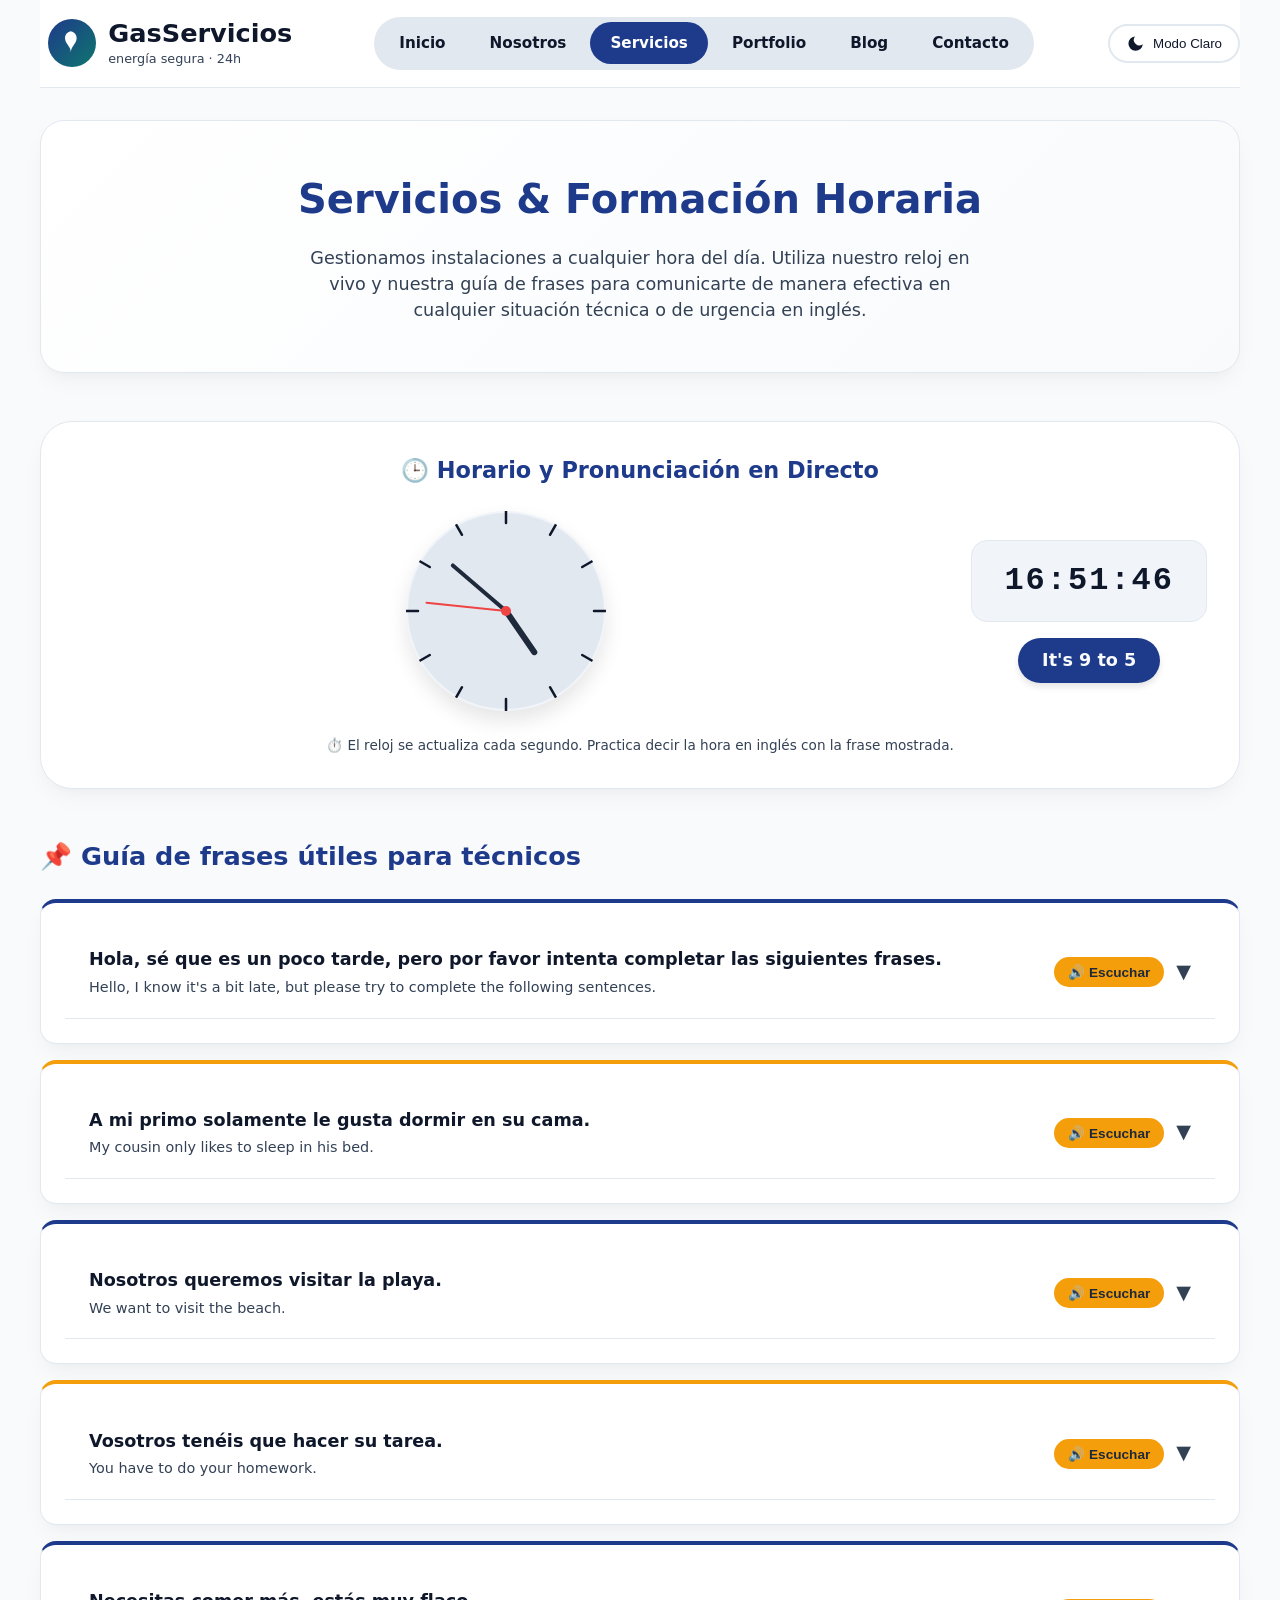
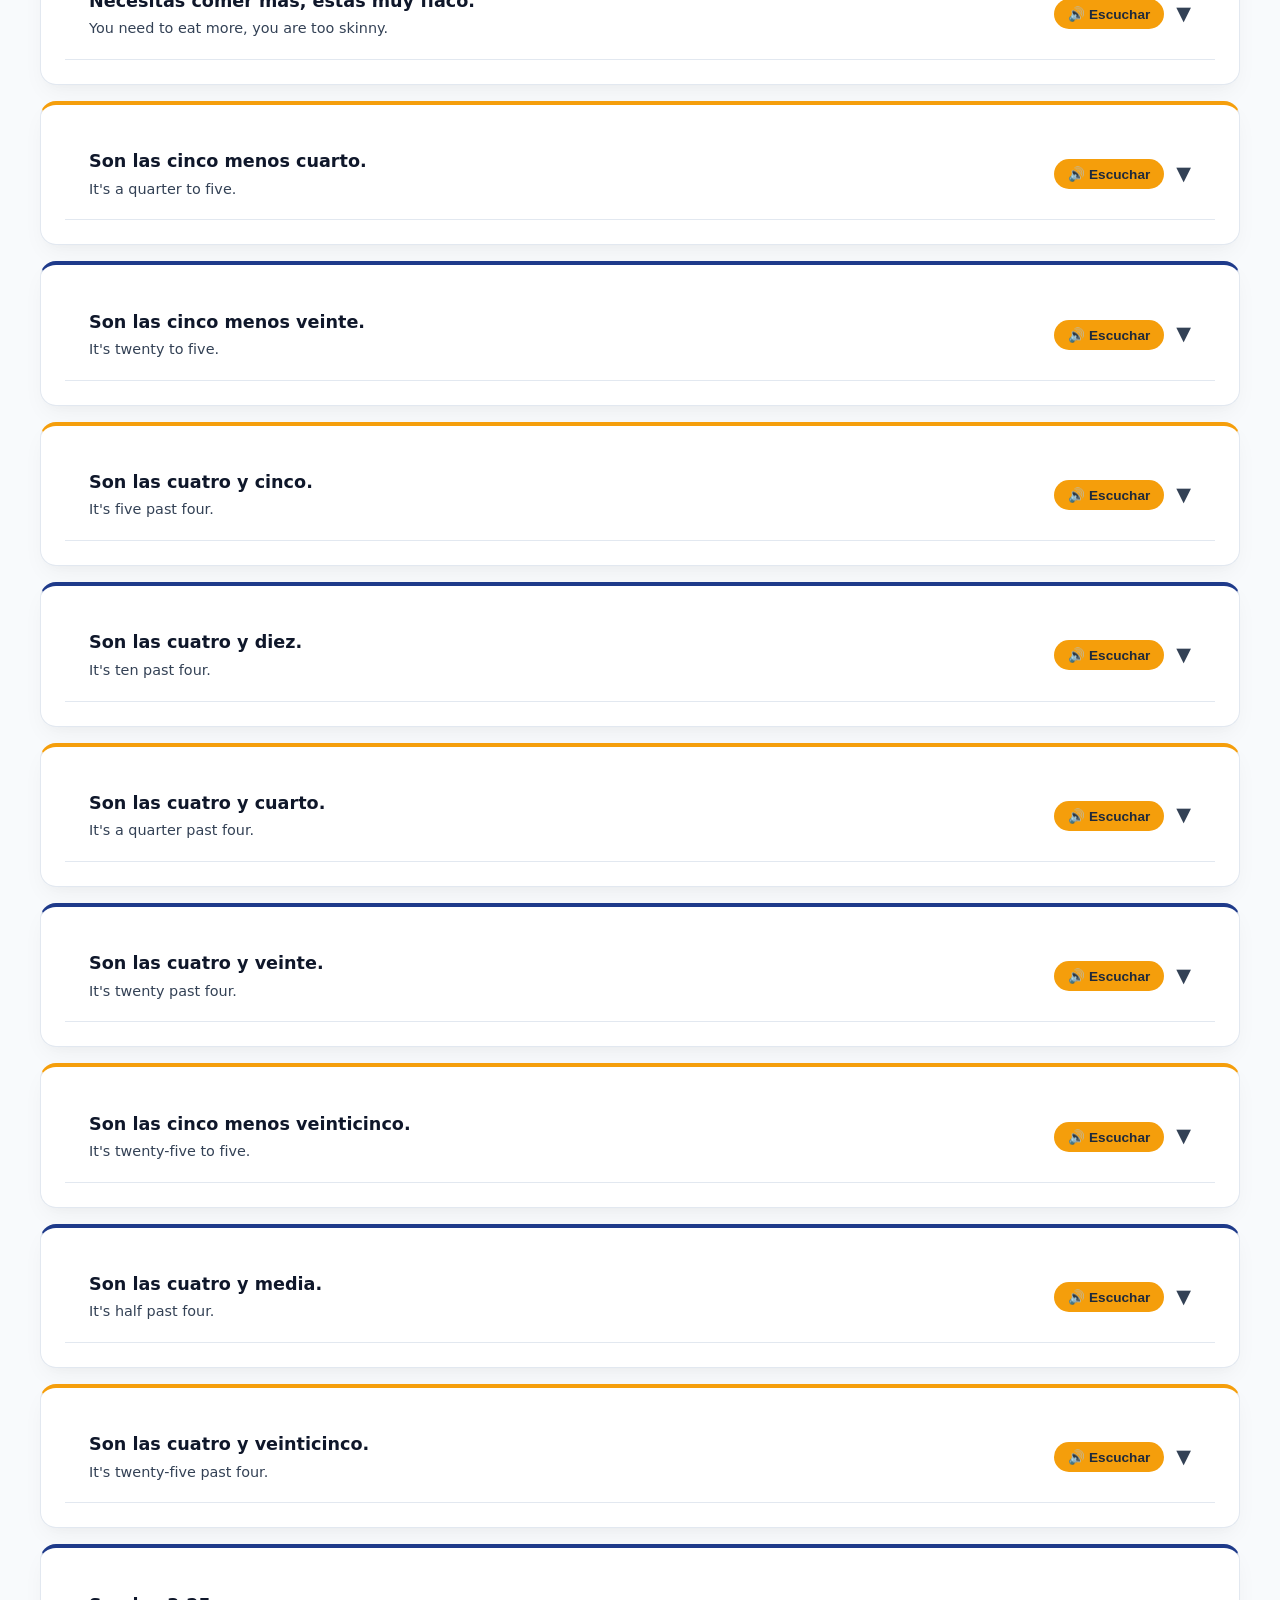
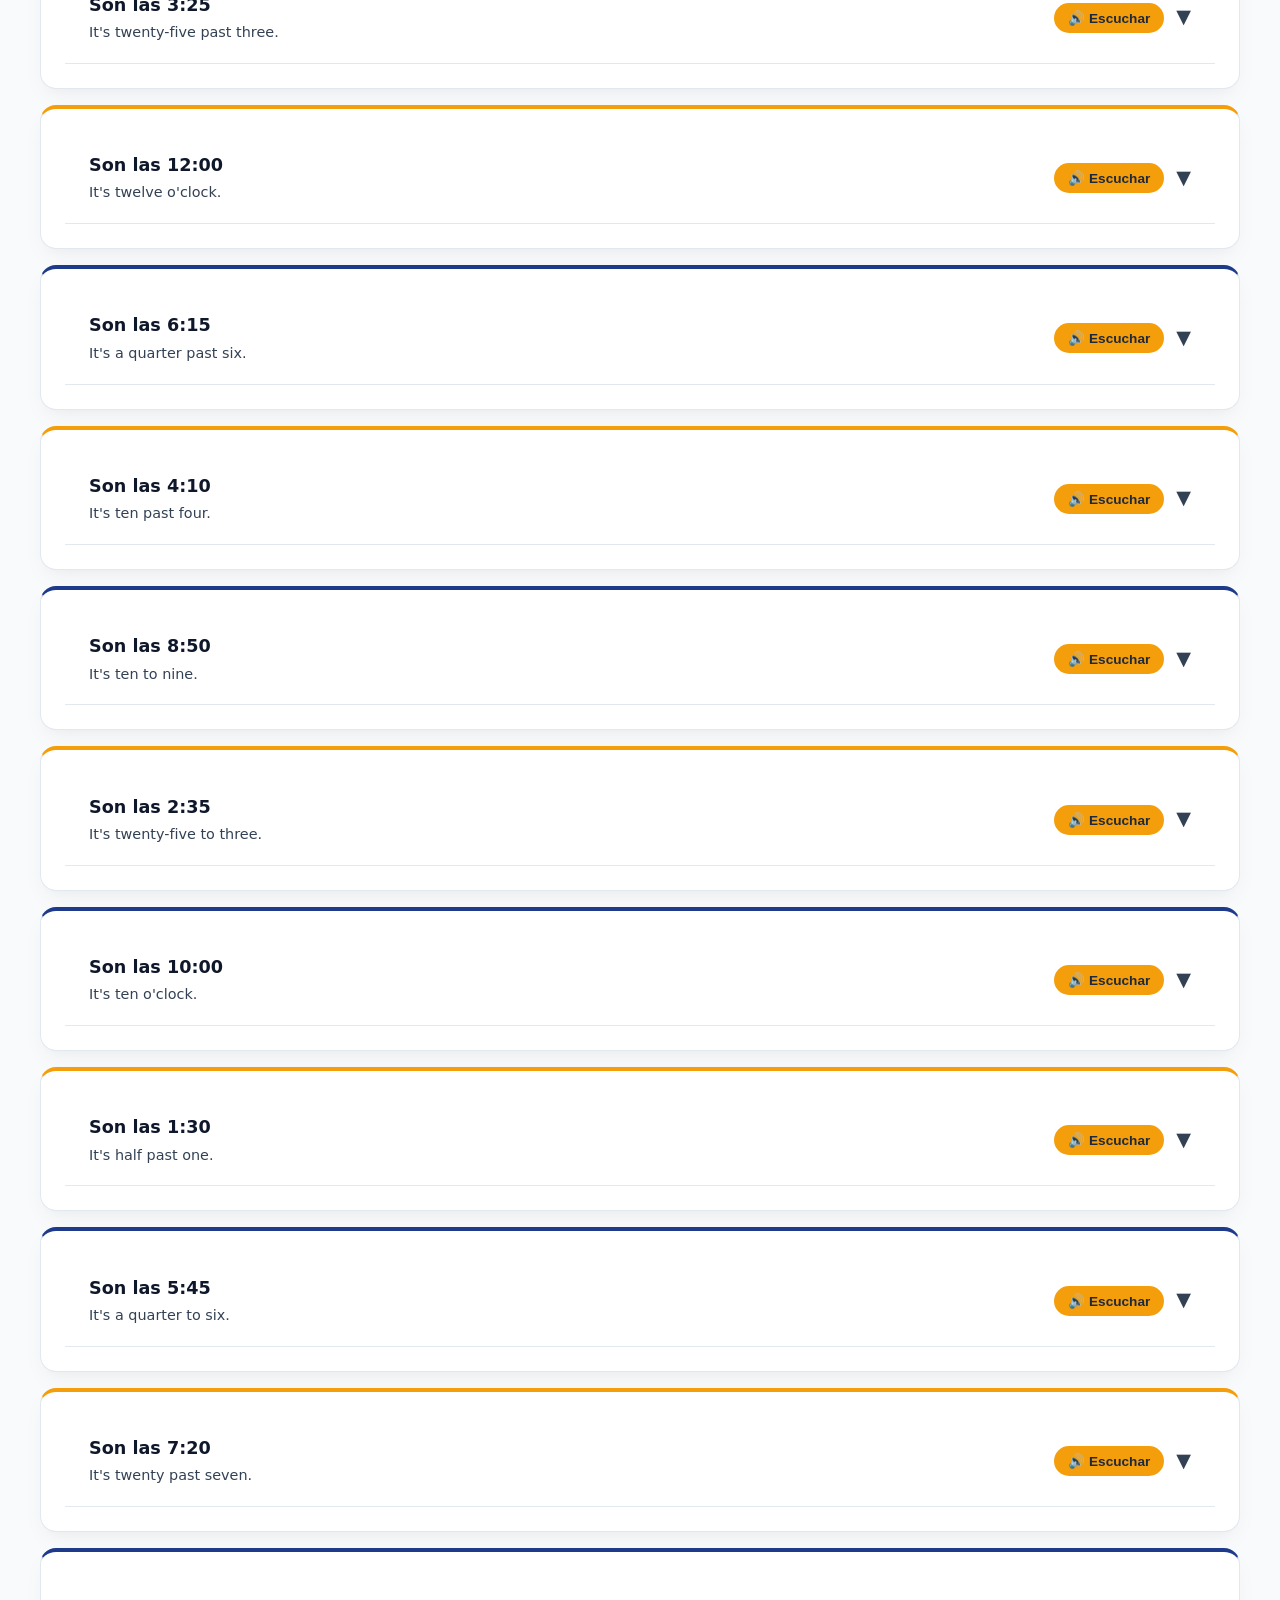
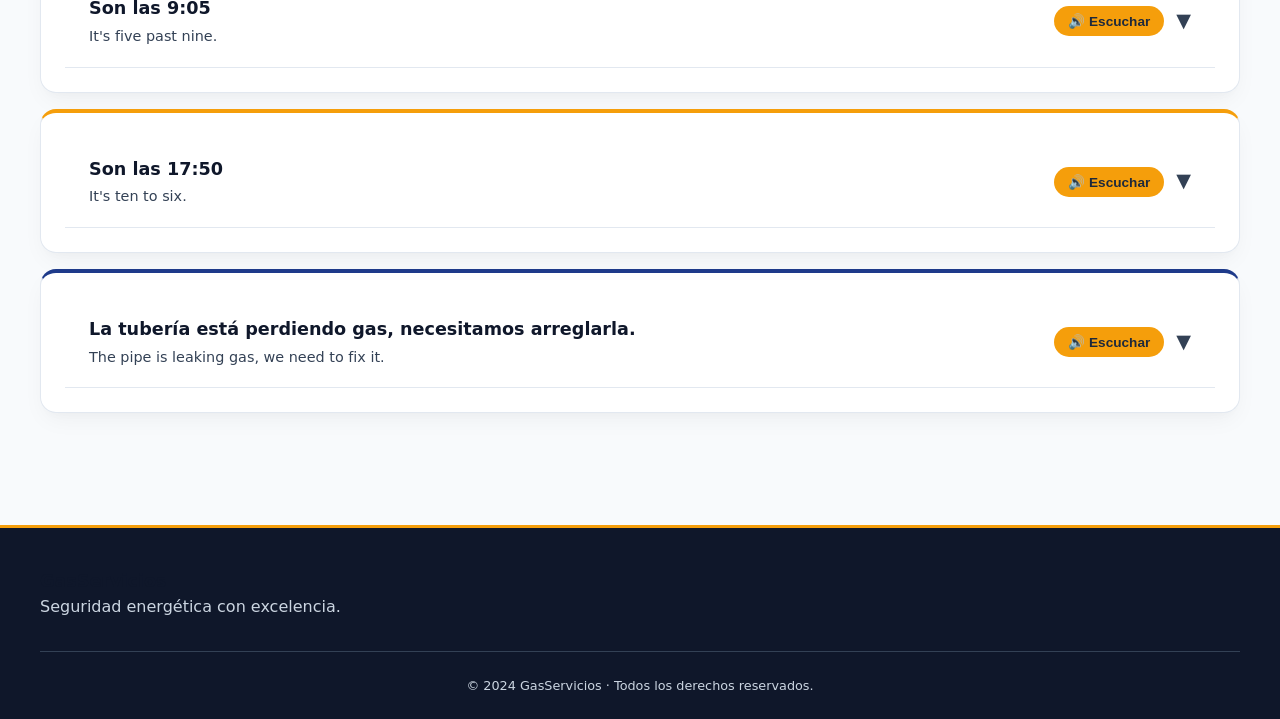
<file: servicios.html>
<!DOCTYPE html>
<html lang="es" data-tema="claro">
<head>
    <meta charset="UTF-8">
    <meta name="viewport" content="width=device-width, initial-scale=1.0, viewport-fit=cover">
    <meta name="description" content="Servicios de GasServicios y recursos para practicar inglés con horarios y frases.">
    <title>GasServicios | Servicios y Horarios</title>
    
    <script>
        try {
            const temaGuardado = localStorage.getItem('gas-tema');
            if (temaGuardado) {
                document.documentElement.setAttribute('data-tema', temaGuardado);
            } else if (window.matchMedia && window.matchMedia('(prefers-color-scheme: dark)').matches) {
                document.documentElement.setAttribute('data-tema', 'oscuro');
            }
        } catch (e) {}
    </script>

   

    <link rel="stylesheet" href="./estilos.css">
</head>
<body>
    <div class="contenedor-web">
        <header class="cabecera">
            <div class="cabecera-interna">
                <a href="index.html" class="logo-enlace">
                    <div class="logo-icono" aria-hidden="true">
                        <svg viewBox="0 0 24 24"><path d="M12 2C8.5 2 6 4.5 6 8c0 2.5 1.5 4.5 3 6.5 1 1.5 2 3 2 5.5 0-2.5 1-4 2-5.5 1.5-2 3-4 3-6.5 0-3.5-2.5-6-6-6z"/><circle cx="12" cy="8" r="2"/></svg>
                    </div>
                    <div class="texto-logo"><h1>GasServicios</h1><p>energía segura · 24h</p></div>
                </a>
                
                <div class="nav-escritorio">
                    <ul class="lista-nav">
                        <li><a href="index.html" class="enlace-nav">Inicio</a></li>
                        <li><a href="nosotros.html" class="enlace-nav">Nosotros</a></li>
                        <li><a href="servicios.html" class="enlace-nav activo">Servicios</a></li>
                        <li><a href="portfolio.html" class="enlace-nav">Portfolio</a></li>
                        <li><a href="blog.html" class="enlace-nav">Blog</a></li>
                        <li><a href="contacto.html" class="enlace-nav">Contacto</a></li>
                    </ul>
                </div>
                
                <div class="controles">
                    <button class="boton-tema" id="botonTema" aria-label="Modo oscuro/claro">
                        <svg style="width: 1.2rem; height: 1.2rem; fill: currentColor;" viewBox="0 0 24 24"><path d="M21 12.79A9 9 0 1111.21 3 7 7 0 0021 12.79z"/></svg>
                        <span id="textoTema">Cambiar Tema</span>
                    </button>
                    <button class="boton-hamburguesa" id="btnHamburguesa" aria-label="Menú">
                        <span class="linea-ham"></span><span class="linea-ham"></span><span class="linea-ham"></span>
                    </button>
                </div>
            </div>
        </header>

        <div class="overlay-menu" id="overlayMenu"></div>
        <div class="menu-lateral" id="menuLateral">
            <button class="boton-cerrar" id="cerrarMenuBtn" aria-label="Cerrar menú">✕</button>
            <ul class="lista-menu-lateral">
                <li><a href="index.html" class="enlace-menu-movil">🏠 Inicio</a></li>
                <li><a href="nosotros.html" class="enlace-menu-movil">👥 Nosotros</a></li>
                <li><a href="servicios.html" class="enlace-menu-movil activo">🔧 Servicios</a></li>
                <li><a href="portfolio.html" class="enlace-menu-movil">📁 Portfolio</a></li>
                <li><a href="blog.html" class="enlace-menu-movil">📰 Blog</a></li>
                <li><a href="contacto.html" class="enlace-menu-movil">📞 Contacto</a></li>
            </ul>
        </div>

        <main>
            <div class="hero-seccion">
                <h1>Servicios & Formación Horaria</h1>
                <p>Gestionamos instalaciones a cualquier hora del día. Utiliza nuestro reloj en vivo y nuestra guía de frases para comunicarte de manera efectiva en cualquier situación técnica o de urgencia en inglés.</p>
            </div>

            <section class="seccion-reloj">
                <div class="titulo-reloj">🕒 Horario y Pronunciación en Directo</div>
                <div class="demo-reloj">
                    <canvas id="lienzoReloj" class="reloj-analogico" width="200" height="200" aria-label="Reloj analógico"></canvas>
                    <div class="reloj-info">
                        <div class="hora-digital" id="relojDigital" aria-live="polite">--:--</div>
                        <div class="frase-hora" id="fraseHora" aria-live="polite">It's ...</div>
                    </div>
                </div>
                <p style="font-size:0.85rem; margin-top:1.5rem; text-align:center; color: var(--texto-secundario);">
                    ⏱️ El reloj se actualiza cada segundo. Practica decir la hora en inglés con la frase mostrada.
                </p>
            </section>

            <h2 style="margin-bottom: 1.5rem; font-weight: 600; font-size: 1.6rem; color: var(--primario);">
                📌 Guía de frases útiles para técnicos
            </h2>
            <section class="seccion-frases" id="contenedorFrases" aria-label="Frases para practicar inglés">
                </section>
        </main>
    </div>

    <footer class="pie-pagina">
        <div class="contenedor-web">
            <h4 style="font-size: 1.1rem; font-weight: 700;">GasServicios</h4>
            <p style="color: var(--footer-texto-secundario);">Seguridad energética con excelencia.</p>
            <div class="copyright">
                <p>&copy; 2024 GasServicios · Todos los derechos reservados.</p>
            </div>
        </div>
    </footer>

    <script>
        (function() {
            'use strict';

            // ==========================================
            // 1. ACORDEONES DE FRASES 
            // ==========================================
            const datosFrases = [
                { espanol: "Hola, sé que es un poco tarde, pero por favor intenta completar las siguientes frases.", ingles: "Hello, I know it's a bit late, but please try to complete the following sentences.", pronunciacion: "jelou, ai nou its e bit leit, bat plis trai tu complit da folouing sentensiz." },
                { espanol: "A mi primo solamente le gusta dormir en su cama.", ingles: "My cousin only likes to sleep in his bed.", pronunciacion: "mai cosen onli laiks tu slip in jis bed" },
                { espanol: "Nosotros queremos visitar la playa.", ingles: "We want to visit the beach.", pronunciacion: "wi uont tu visit de bich" },
                { espanol: "Vosotros tenéis que hacer su tarea.", ingles: "You have to do your homework.", pronunciacion: "iu jav tu du yor jomwork" },
                { espanol: "Necesitas comer más, estás muy flaco.", ingles: "You need to eat more, you are too skinny.", pronunciacion: "iu nid tu it mor, iu ar tu skini" },
                { espanol: "Son las cinco menos cuarto.", ingles: "It's a quarter to five.", pronunciacion: "its e cuorter tu faiv" },
                { espanol: "Son las cinco menos veinte.", ingles: "It's twenty to five.", pronunciacion: "its tueni tu faiv" },
                { espanol: "Son las cuatro y cinco.", ingles: "It's five past four.", pronunciacion: "its faiv past for" },
                { espanol: "Son las cuatro y diez.", ingles: "It's ten past four.", pronunciacion: "its ten past for" },
                { espanol: "Son las cuatro y cuarto.", ingles: "It's a quarter past four.", pronunciacion: "its e cuorter past for" },
                { espanol: "Son las cuatro y veinte.", ingles: "It's twenty past four.", pronunciacion: "its tueni past for" },
                { espanol: "Son las cinco menos veinticinco.", ingles: "It's twenty-five to five.", pronunciacion: "its tueni-faiv tu faiv" },
                { espanol: "Son las cuatro y media.", ingles: "It's half past four.", pronunciacion: "its jaf past for" },
                { espanol: "Son las cuatro y veinticinco.", ingles: "It's twenty-five past four.", pronunciacion: "its tueni-faiv past for" },
                { espanol: "Son las 3:25", ingles: "It's twenty-five past three.", pronunciacion: "its tueni-faiv past fri" },
                { espanol: "Son las 12:00", ingles: "It's twelve o'clock.", pronunciacion: "its tuelv o-klok" },
                { espanol: "Son las 6:15", ingles: "It's a quarter past six.", pronunciacion: "its cuorter past six" },
                { espanol: "Son las 4:10", ingles: "It's ten past four.", pronunciacion: "its ten past for" },
                { espanol: "Son las 8:50", ingles: "It's ten to nine.", pronunciacion: "its ten tu nain" },
                { espanol: "Son las 2:35", ingles: "It's twenty-five to three.", pronunciacion: "its tueni-faiv tu fri" },
                { espanol: "Son las 10:00", ingles: "It's ten o'clock.", pronunciacion: "its ten o-klok" },
                { espanol: "Son las 1:30", ingles: "It's half past one.", pronunciacion: "its jaf past uan" },
                { espanol: "Son las 5:45", ingles: "It's a quarter to six.", pronunciacion: "its cuorter tu six" },
                { espanol: "Son las 7:20", ingles: "It's twenty past seven.", pronunciacion: "its tueni past seven" },
                { espanol: "Son las 9:05", ingles: "It's five past nine.", pronunciacion: "its faiv past nain" },
                { espanol: "Son las 17:50", ingles: "It's ten to six.", pronunciacion: "its ten tu six" },
                { espanol: "La tubería está perdiendo gas, necesitamos arreglarla.", ingles: "The pipe is leaking gas, we need to fix it.", pronunciacion: "da paip is likin gas, wi nid tu fix it." }
            ];

            const contenedorFrases = document.getElementById('contenedorFrases');
            
            if (contenedorFrases) {
                datosFrases.forEach(function(frase) {
                    const articulo = document.createElement('article');
                    articulo.className = 'elemento-acordeon';

                    // Encabezado
                    const encabezado = document.createElement('div');
                    encabezado.className = 'encabezado-acordeon';
                    
                    const textoDiv = document.createElement('div');
                    textoDiv.className = 'texto-encabezado';
                    const titulo = document.createElement('h3');
                    titulo.textContent = frase.espanol;
                    const parrafo = document.createElement('p');
                    parrafo.textContent = frase.ingles;
                    textoDiv.appendChild(titulo);
                    textoDiv.appendChild(parrafo);

                    // Botón Audio
                    const botonAudio = document.createElement('button');
                    botonAudio.className = 'boton-audio';
                    botonAudio.innerHTML = '🔊 Escuchar';
                    botonAudio.type = 'button';
                    
                    botonAudio.addEventListener('click', function(e) {
                        e.stopPropagation(); // Evita que se abra/cierre el acordeón al pulsar escuchar
                        if ('speechSynthesis' in window) {
                            const utterance = new SpeechSynthesisUtterance(frase.ingles);
                            utterance.lang = 'en-US';
                            window.speechSynthesis.cancel();
                            window.speechSynthesis.speak(utterance);
                        } else {
                            alert('Tu navegador no soporta lectura de voz.');
                        }
                    });

                    const iconoFlecha = document.createElement('span');
                    iconoFlecha.className = 'icono-acordeon';
                    iconoFlecha.textContent = '▼';

                    encabezado.appendChild(textoDiv);
                    encabezado.appendChild(botonAudio);
                    encabezado.appendChild(iconoFlecha);

                    // Contenido Inferior Desplegable
                    const contenido = document.createElement('div');
                    contenido.className = 'contenido-acordeon';
                    
                    const bloque = document.createElement('div');
                    bloque.className = 'bloque-traduccion';
                    bloque.innerHTML = `
                        <div class="linea-traduccion">
                            <span class="etiqueta-idioma">🇪🇸 Español:</span><span>${frase.espanol}</span>
                        </div>
                        <div class="linea-traduccion">
                            <span class="etiqueta-idioma">🇬🇧 English:</span><span>${frase.ingles}</span>
                        </div>
                        <div class="linea-traduccion">
                            <span class="etiqueta-idioma">🗣️ Pronunciación:</span><span class="pronunciacion">${frase.pronunciacion}</span>
                        </div>
                    `;
                    contenido.appendChild(bloque);

                    // Lógica para abrir/cerrar
                    encabezado.addEventListener('click', function() {
                        const estaActivo = articulo.classList.contains('activo');
                        // Cerrar todos antes de abrir el nuevo
                        document.querySelectorAll('.elemento-acordeon').forEach(function(el) {
                            el.classList.remove('activo');
                        });
                        
                        if (!estaActivo) {
                            articulo.classList.add('activo');
                        }
                    });

                    articulo.appendChild(encabezado);
                    articulo.appendChild(contenido);
                    contenedorFrases.appendChild(articulo);
                });
            }

            // ==========================================
            // 2. LÓGICA DEL RELOJ ANALÓGICO Y DIGITAL
            // ==========================================
            const canvas = document.getElementById('lienzoReloj');
            let ctx = null;
            let radio = 100;
            let centroX = 100;
            let centroY = 100;

            if (canvas) {
                ctx = canvas.getContext('2d');
                radio = canvas.width / 2;
                centroX = radio;
                centroY = radio;
                setInterval(actualizarReloj, 1000);
                actualizarReloj();
            }

            function obtenerFraseHora(horas, minutos) {
                let hora12 = horas % 12;
                hora12 = hora12 === 0 ? 12 : hora12;
                const siguienteHora = hora12 === 12 ? 1 : hora12 + 1;

                if (minutos === 0) return `It's ${hora12} o'clock`;
                if (minutos === 15) return `It's a quarter past ${hora12}`;
                if (minutos === 30) return `It's half past ${hora12}`;
                if (minutos === 45) return `It's a quarter to ${siguienteHora}`;
                
                if (minutos < 30) {
                    if (minutos === 5) return `It's five past ${hora12}`;
                    if (minutos === 10) return `It's ten past ${hora12}`;
                    if (minutos === 20) return `It's twenty past ${hora12}`;
                    if (minutos === 25) return `It's twenty-five past ${hora12}`;
                    return `It's ${minutos} past ${hora12}`;
                } else {
                    const restantes = 60 - minutos;
                    if (restantes === 5) return `It's five to ${siguienteHora}`;
                    if (restantes === 10) return `It's ten to ${siguienteHora}`;
                    if (restantes === 20) return `It's twenty to ${siguienteHora}`;
                    if (restantes === 25) return `It's twenty-five to ${siguienteHora}`;
                    return `It's ${restantes} to ${siguienteHora}`;
                }
            }

            function dibujarManecilla(ctx, angulo, longitud, ancho, color) {
                ctx.beginPath();
                ctx.moveTo(centroX, centroY);
                ctx.lineTo(centroX + longitud * Math.cos(angulo), centroY + longitud * Math.sin(angulo));
                ctx.lineWidth = ancho;
                ctx.lineCap = 'round';
                ctx.strokeStyle = color;
                ctx.stroke();
            }

            function actualizarReloj() {
                if (!ctx) return;
                const ahora = new Date();
                const horas = ahora.getHours();
                const minutos = ahora.getMinutes();
                const segundos = ahora.getSeconds();

                // Actualizar textos HTML
                const elDigital = document.getElementById('relojDigital');
                const elFrase = document.getElementById('fraseHora');
                if(elDigital) elDigital.textContent = `${horas.toString().padStart(2, '0')}:${minutos.toString().padStart(2, '0')}:${segundos.toString().padStart(2, '0')}`;
                if(elFrase) elFrase.textContent = obtenerFraseHora(horas, minutos);

                // Colores detectados en CSS para pintar
                const estilos = getComputedStyle(document.documentElement);
                const colCara = estilos.getPropertyValue('--cara-reloj').trim() || '#e2e8f0';
                const colMarca = estilos.getPropertyValue('--texto-principal').trim() || '#0f172a';
                const colManecilla = estilos.getPropertyValue('--manecilla-reloj').trim() || '#1e293b';
                const colCentro = estilos.getPropertyValue('--centro-reloj').trim() || '#ef4444';

                // Dibujar el fondo
                ctx.clearRect(0, 0, canvas.width, canvas.height);
                ctx.beginPath();
                ctx.arc(centroX, centroY, radio - 2, 0, 2 * Math.PI);
                ctx.fillStyle = colCara;
                ctx.fill();

                // Marcas de los números
                for (let i = 1; i <= 12; i++) {
                    const a = i * Math.PI * 2 / 12 - Math.PI / 2;
                    ctx.beginPath();
                    ctx.moveTo(centroX + (radio - 12) * Math.cos(a), centroY + (radio - 12) * Math.sin(a));
                    ctx.lineTo(centroX + radio * Math.cos(a), centroY + radio * Math.sin(a));
                    ctx.lineWidth = 2.5;
                    ctx.strokeStyle = colMarca;
                    ctx.stroke();
                }

                // Posición de manecillas
                const angHoras = ((horas % 12) + minutos / 60) * (Math.PI * 2 / 12) - Math.PI / 2;
                const angMin = (minutos + segundos / 60) * (Math.PI * 2 / 60) - Math.PI / 2;
                const angSeg = segundos * (Math.PI * 2 / 60) - Math.PI / 2;

                dibujarManecilla(ctx, angHoras, radio * 0.5, 6, colManecilla);
                dibujarManecilla(ctx, angMin, radio * 0.7, 4, colManecilla);
                dibujarManecilla(ctx, angSeg, radio * 0.8, 2, colCentro);

                // Punto central
                ctx.beginPath();
                ctx.arc(centroX, centroY, 5, 0, 2 * Math.PI);
                ctx.fillStyle = colCentro;
                ctx.fill();
            }

            // ==========================================
            // 3. MENÚ DE NAVEGACIÓN Y HAMBURGUESA
            // ==========================================
            const btnHamburguesa = document.getElementById('btnHamburguesa');
            const menuLateral = document.getElementById('menuLateral');
            const overlayMenu = document.getElementById('overlayMenu');
            const cerrarBtn = document.getElementById('cerrarMenuBtn');
            
            function cerrarMenuLateral() {
                if(menuLateral) menuLateral.classList.remove('abierto');
                if(overlayMenu) overlayMenu.classList.remove('visible');
            }
            
            if(btnHamburguesa) {
                btnHamburguesa.addEventListener('click', function() {
                    menuLateral.classList.add('abierto');
                    overlayMenu.classList.add('visible');
                });
            }
            if(cerrarBtn) cerrarBtn.addEventListener('click', cerrarMenuLateral);
            if(overlayMenu) overlayMenu.addEventListener('click', cerrarMenuLateral);

            // ==========================================
            // 4. CAMBIO DE TEMA Y LOCALSTORAGE (Sincronización Botón)
            // ==========================================
            try {
                const elementoRaiz = document.documentElement;
                const botonTema = document.getElementById('botonTema');
                const textoTema = document.getElementById('textoTema');
                
                // Función para aplicar tema al hacer click
                function setTema(tema) {
                    elementoRaiz.setAttribute('data-tema', tema);
                    if(textoTema) textoTema.textContent = tema === 'claro' ? 'Modo Claro' : 'Modo Oscuro';
                    localStorage.setItem('gas-tema', tema);
                    if (typeof actualizarReloj === 'function') actualizarReloj();
                }

                // Evento click del botón
                if(botonTema) {
                    botonTema.addEventListener('click', function() {
                        const actual = elementoRaiz.getAttribute('data-tema');
                        setTema(actual === 'claro' ? 'oscuro' : 'claro');
                    });
                }
                
                // Sincronizar el texto del botón al cargar basado en lo que aplicó el script del <head>
                const temaActual = elementoRaiz.getAttribute('data-tema');
                if(textoTema) {
                    textoTema.textContent = temaActual === 'claro' ? 'Modo Claro' : 'Modo Oscuro';
                }
                
            } catch (err) {
                console.warn("Se ha bloqueado el acceso a LocalStorage.");
            }

        })();
    </script>
</body>
</html>
</file>
<file: estilos.css>
/* ================================================================
   GASSERVICIOS - CSS UNIFICADO COMPLETO
   Incluye: Header, Footer, Homepage, Nosotros, Contacto,
   Módulo Verbos, Módulo Reloj, Módulo Lectura Bilingüe, Módulo Zettelkasten (CORREGIDO)
   ================================================================ */

/* ---------- VARIABLES CSS GLOBALES ---------- */
:root {
    /* Variables Corporativas - Modo Claro */
    --fondo-cuerpo: #f8fafc;
    --fondo-cabecera: #ffffff;
    --fondo-pie: #0f172a;
    --fondo-tarjeta: #ffffff;
    --primario: #1e3a8a;
    --primario-hover: #1e40af;
    --acento: #f59e0b;
    --acento-hover: #d97706;
    --texto-principal: #0f172a;
    --texto-secundario: #334155;
    --texto-inverso: #f8fafc;
    --borde-suave: #e2e8f0;
    --sombra-media: 0 10px 25px -5px rgba(0,0,0,0.05), 0 8px 10px -6px rgba(0,0,0,0.02);
    --radio-md: 1rem;
    --radio-lg: 1.5rem;
    --radio-full: 9999px;
    --espaciado: clamp(1rem, 4vw, 2.5rem);
    --ancho-maximo: 1280px;
    --transicion: all 0.2s ease;
    --footer-texto-principal: #f1f5f9;
    --footer-texto-secundario: #cbd5e1;
    --footer-enlace-hover: #fbbf24;
    --footer-borde: #334155;

    /* Módulo Verbos */
    --color-etiqueta: #1e40af;
    --fondo-input: #ffffff;
    --fondo-input-borde: #cbd5e1;
    --color-borde-fuerte: #64748b;
    --color-acento-texto: #1e293b;
    --fondo-frase: #fef3c7;
    --fondo-frase-borde: #d97706;
    --pronunciacion-color: #7c3aed;
    --pronunciacion-fondo: #ede9fe;
    --pronunciacion-borde: #6d28d9;
    --negativo-fondo: #fecaca;
    --negativo-borde: #dc2626;
    --interrogativo-fondo: #bfdbfe;
    --interrogativo-borde: #2563eb;
    --badge-afirmativo-bg: #f59e0b;
    --badge-afirmativo-texto: #1e293b;
    --badge-negativo-bg: #dc2626;
    --badge-negativo-texto: #ffffff;
    --badge-interrogativo-bg: #2563eb;
    --badge-interrogativo-texto: #ffffff;
    --color-infinitivo-regular: #0284c7;
    --color-infinitivo-irregular: #b45309;
    --focus-ring: 0 0 0 3px rgba(245, 158, 11, 0.5);
    --color-acordeon-fondo: #f1f5f9;
    --color-acordeon-hover: #e2e8f0;

    /* Módulo Reloj */
    --fondo-reloj: #f1f5f9;
    --cara-reloj: #e2e8f0;
    --manecilla-reloj: #1e293b;
    --centro-reloj: #ef4444;
    --boton-audio: #3b82f6;
    --boton-audio-hover: #2563eb;

    /* Módulo Lectura Bilingüe */
    --bg-lectura: #f5f1e8;
    --borde-lectura: #e2ddd0;
    --texto-lectura-en: #2d2b28;
    --texto-lectura-es: #54504a;
    --texto-pronunciacion: #4a632d;
    --bg-acordeon: #ede8db;
    --bg-acordeon-hover: #e2ddd0;
    --font-serif: 'Georgia', 'Palatino', serif;
    --font-sans: 'Inter', -apple-system, system-ui, sans-serif;
    --line-height-loose: 1.8;

    /* Módulo Zettelkasten */
    --zk-azul-claro: #e0f2fe;
    --zk-azul-medio: #3b82f6;
    --zk-azul-oscuro: #1e3a8a;
    --zk-naranja-claro: #fef3c7;
    --zk-naranja-medio: #f59e0b;
    --zk-naranja-oscuro: #b45309;
    --zk-verde-suave: #dcfce7;
    --zk-badge-fondo: #f1f5f9;
}

[data-tema="oscuro"] {
    /* Variables Corporativas - Modo Oscuro */
    --fondo-cuerpo: #0f172a;
    --fondo-cabecera: #1e293b;
    --fondo-pie: #020617;
    --fondo-tarjeta: #1e293b;
    --primario: #3b82f6;
    --primario-hover: #60a5fa;
    --acento: #fbbf24;
    --acento-hover: #f59e0b;
    --texto-principal: #f1f5f9;
    --texto-secundario: #cbd5e1;
    --texto-inverso: #0f172a;
    --borde-suave: #334155;

    /* Módulo Verbos */
    --color-etiqueta: #fcd34d;
    --fondo-input: #334155;
    --fondo-input-borde: #64748b;
    --color-borde-fuerte: #64748b;
    --color-acento-texto: #0f172a;
    --fondo-frase: #422006;
    --fondo-frase-borde: #fbbf24;
    --pronunciacion-color: #c4b5fd;
    --pronunciacion-fondo: #312e5a;
    --pronunciacion-borde: #8b5cf6;
    --negativo-fondo: #451a1a;
    --negativo-borde: #f87171;
    --interrogativo-fondo: #1e3a5f;
    --interrogativo-borde: #60a5fa;
    --badge-afirmativo-bg: #fbbf24;
    --badge-afirmativo-texto: #0f172a;
    --badge-negativo-bg: #f87171;
    --badge-negativo-texto: #0f172a;
    --badge-interrogativo-bg: #60a5fa;
    --badge-interrogativo-texto: #0f172a;
    --color-infinitivo-regular: #38bdf8;
    --color-infinitivo-irregular: #fbbf24;
    --color-acordeon-fondo: #334155;
    --color-acordeon-hover: #475569;

    /* Módulo Reloj */
    --fondo-reloj: #0f172a;
    --cara-reloj: #2d3a4e;
    --manecilla-reloj: #facc15;
    --centro-reloj: #f87171;
    --boton-audio: #60a5fa;
    --boton-audio-hover: #3b82f6;

    /* Módulo Lectura Bilingüe */
    --bg-lectura: #1a1b1c;
    --borde-lectura: #333333;
    --texto-lectura-en: #cfcfcf;
    --texto-lectura-es: #a0a0a0;
    --texto-pronunciacion: #8fbc8f;
    --bg-acordeon: #242526;
    --bg-acordeon-hover: #2f3032;

    /* Módulo Zettelkasten */
    --zk-azul-claro: #1e293b;
    --zk-azul-medio: #3b82f6;
    --zk-azul-oscuro: #60a5fa;
    --zk-naranja-claro: #451a03;
    --zk-naranja-medio: #f59e0b;
    --zk-naranja-oscuro: #fbbf24;
    --zk-verde-suave: #064e3b;
    --zk-badge-fondo: #334155;
}

/* ---------- RESET Y BASE ---------- */
* { margin: 0; padding: 0; box-sizing: border-box; }

body {
    background: var(--fondo-cuerpo);
    color: var(--texto-principal);
    font-family: 'Inter', system-ui, -apple-system, 'Segoe UI', sans-serif;
    line-height: 1.5;
    overflow-x: hidden;
    width: 100%;
    transition: background var(--transicion), color var(--transicion);
    -webkit-tap-highlight-color: transparent;
}

.contenedor-web {
    max-width: var(--ancho-maximo);
    margin: 0 auto;
    padding: 0 var(--espaciado);
    width: 100%;
}

html { scroll-behavior: smooth; }

/* ---------- HEADER MODERNO ---------- */
.cabecera {
    position: sticky;
    top: 0;
    z-index: 1000;
    background: var(--fondo-cabecera);
    border-bottom: 1px solid var(--borde-suave);
    transition: var(--transicion);
}

.cabecera-interna {
    display: flex;
    align-items: center;
    justify-content: space-between;
    gap: 1.5rem;
    padding: 0.9rem 0;
    flex-wrap: wrap;
}

.logo-enlace {
    display: flex;
    align-items: center;
    gap: 0.75rem;
    text-decoration: none;
    border-radius: var(--radio-md);
    padding: 0.25rem 0.5rem;
    transition: var(--transicion);
}

.logo-icono {
    width: 48px;
    height: 48px;
    background: linear-gradient(135deg, var(--primario), #0f766e);
    border-radius: 50%;
    display: flex;
    align-items: center;
    justify-content: center;
    flex-shrink: 0;
}

.logo-icono svg { width: 28px; height: 28px; fill: white; }

.texto-logo h1 {
    font-size: 1.6rem;
    font-weight: 700;
    color: var(--texto-principal);
    line-height: 1.2;
}

.texto-logo p {
    font-size: 0.8rem;
    color: var(--texto-secundario);
    font-weight: 500;
}

/* Navegación Escritorio */
.nav-escritorio { display: flex; align-items: center; }

.lista-nav {
    display: flex;
    gap: 0.25rem;
    list-style: none;
    background: var(--borde-suave);
    padding: 0.35rem;
    border-radius: 3rem;
}

.enlace-nav {
    display: inline-block;
    padding: 0.6rem 1.25rem;
    font-weight: 600;
    font-size: 0.95rem;
    color: var(--texto-principal);
    text-decoration: none;
    border-radius: 2rem;
    transition: var(--transicion);
}

.enlace-nav:hover, .enlace-nav.activo {
    background: var(--primario);
    color: white;
}

.controles {
    display: flex;
    align-items: center;
    gap: 0.8rem;
}

.boton-tema {
    display: inline-flex;
    align-items: center;
    gap: 0.5rem;
    padding: 0.5rem 1rem;
    background: transparent;
    border: 2px solid var(--borde-suave);
    border-radius: var(--radio-full);
    font-weight: 500;
    cursor: pointer;
    color: var(--texto-principal);
    transition: var(--transicion);
}

.boton-tema svg { width: 1.2rem; height: 1.2rem; fill: currentColor; }

.boton-hamburguesa {
    display: none;
    flex-direction: column;
    gap: 6px;
    background: transparent;
    border: none;
    cursor: pointer;
    padding: 0.5rem;
    border-radius: 0.75rem;
}

.linea-ham {
    width: 28px;
    height: 2.5px;
    background: var(--texto-principal);
    border-radius: 4px;
    transition: 0.2s;
}

/* Menú Lateral Móvil */
.overlay-menu {
    position: fixed;
    inset: 0;
    background: rgba(0, 0, 0, 0.5);
    backdrop-filter: blur(4px);
    z-index: 1040;
    visibility: hidden;
    opacity: 0;
    transition: 0.25s;
}

.overlay-menu.visible { visibility: visible; opacity: 1; }

.menu-lateral {
    position: fixed;
    top: 0;
    right: -100%;
    width: min(85%, 320px);
    height: 100vh;
    background: var(--fondo-cabecera);
    z-index: 1050;
    padding: 5rem 1.5rem 2rem;
    display: flex;
    flex-direction: column;
    gap: 2rem;
    transition: right 0.3s cubic-bezier(0.2, 0.9, 0.4, 1.1);
    box-shadow: -5px 0 30px rgba(0, 0, 0, 0.2);
    border-left: 1px solid var(--borde-suave);
    overflow-y: auto;
}

.menu-lateral.abierto { right: 0; }

.lista-menu-lateral {
    list-style: none;
    display: flex;
    flex-direction: column;
    gap: 0.5rem;
}

.enlace-menu-movil {
    display: flex;
    align-items: center;
    gap: 0.8rem;
    padding: 1rem 1.2rem;
    border-radius: var(--radio-md);
    font-weight: 600;
    text-decoration: none;
    color: var(--texto-principal);
    transition: 0.2s;
}

.enlace-menu-movil.activo, .enlace-menu-movil:hover {
    background: var(--primario);
    color: white;
}

.boton-cerrar {
    position: absolute;
    top: 1rem;
    right: 1rem;
    background: transparent;
    border: none;
    font-size: 1.8rem;
    cursor: pointer;
    color: var(--texto-principal);
}

/* ---------- MAIN ---------- */
main { padding: 2rem 0 4rem; }

/* ================================================================ */
/* HOMEPAGE (INDEX) */
/* ================================================================ */
.hero-inicio {
    background: linear-gradient(135deg, var(--fondo-tarjeta) 0%, var(--fondo-cuerpo) 100%);
    border-radius: var(--radio-lg);
    padding: 4rem 2rem;
    margin-bottom: 3rem;
    border: 1px solid var(--borde-suave);
    box-shadow: var(--sombra-media);
    text-align: center;
    position: relative;
    overflow: hidden;
}

.hero-inicio::before {
    content: '';
    position: absolute;
    top: -50%;
    right: -10%;
    width: 400px;
    height: 400px;
    background: radial-gradient(circle, rgba(59, 130, 246, 0.1) 0%, transparent 70%);
    border-radius: 50%;
    z-index: 0;
}

.hero-contenido {
    position: relative;
    z-index: 1;
    max-width: 800px;
    margin: 0 auto;
}

.hero-inicio h1 {
    font-size: clamp(2rem, 5vw, 3.5rem);
    color: var(--primario);
    margin-bottom: 1.5rem;
    line-height: 1.1;
    font-weight: 800;
}

.hero-inicio p {
    font-size: 1.2rem;
    color: var(--texto-secundario);
    margin-bottom: 2rem;
}

.hero-botones {
    display: flex;
    gap: 1rem;
    justify-content: center;
    flex-wrap: wrap;
}

.btn {
    display: inline-block;
    padding: 0.8rem 2rem;
    border-radius: var(--radio-full);
    font-weight: 700;
    text-decoration: none;
    transition: var(--transicion);
    font-size: 1.1rem;
    border: 2px solid transparent;
}

.btn-principal { background: var(--primario); color: white; }
.btn-principal:hover { background: var(--primario-hover); transform: translateY(-2px); }

.btn-secundario {
    background: transparent;
    color: var(--texto-principal);
    border-color: var(--borde-suave);
}

.btn-secundario:hover {
    border-color: var(--primario);
    color: var(--primario);
}

.seccion-titulo { text-align: center; margin-bottom: 2.5rem; }
.seccion-titulo h2 { font-size: 2.2rem; color: var(--texto-principal); margin-bottom: 0.5rem; }
.seccion-titulo p { color: var(--texto-secundario); font-size: 1.1rem; }

.grid-servicios {
    display: grid;
    grid-template-columns: repeat(auto-fit, minmax(300px, 1fr));
    gap: 2rem;
    margin-bottom: 4rem;
}

.tarjeta-servicio {
    background: var(--fondo-tarjeta);
    border-radius: var(--radio-md);
    padding: 2rem;
    border: 1px solid var(--borde-suave);
    transition: transform 0.3s, box-shadow 0.3s;
    display: flex;
    flex-direction: column;
    align-items: flex-start;
}

.tarjeta-servicio:hover {
    transform: translateY(-8px);
    box-shadow: var(--sombra-media);
    border-color: var(--acento);
}

.icono-servicio {
    width: 60px;
    height: 60px;
    background: rgba(59, 130, 246, 0.1);
    border-radius: 12px;
    display: flex;
    align-items: center;
    justify-content: center;
    font-size: 2rem;
    margin-bottom: 1.5rem;
}

.tarjeta-servicio h3 {
    font-size: 1.4rem;
    color: var(--primario);
    margin-bottom: 1rem;
}

.tarjeta-servicio p {
    color: var(--texto-secundario);
    margin-bottom: 1.5rem;
    flex-grow: 1;
}

.enlace-flecha {
    color: var(--acento);
    font-weight: 700;
    text-decoration: none;
    display: inline-flex;
    align-items: center;
    gap: 0.5rem;
    transition: gap 0.2s;
}

.tarjeta-servicio:hover .enlace-flecha { gap: 0.8rem; }

.cta-confianza {
    background: var(--primario);
    border-radius: var(--radio-lg);
    padding: 3rem 2rem;
    text-align: center;
    color: white;
    position: relative;
    overflow: hidden;
}

.cta-confianza h2 { font-size: 2rem; margin-bottom: 1rem; color: white; }
.cta-confianza p {
    font-size: 1.1rem;
    opacity: 0.9;
    margin-bottom: 2rem;
    max-width: 600px;
    margin-left: auto;
    margin-right: auto;
}

.btn-acento { background: var(--acento); color: #0f172a; }
.btn-acento:hover { background: var(--acento-hover); transform: scale(1.05); }

/* ================================================================ */
/* PÁGINA NOSOTROS */
/* ================================================================ */
.hero-nosotros {
    background: linear-gradient(135deg, var(--fondo-tarjeta) 0%, var(--fondo-cuerpo) 100%);
    border-radius: var(--radio-lg);
    padding: 2.5rem;
    margin-bottom: 2rem;
    border: 1px solid var(--borde-suave);
    box-shadow: var(--sombra-media);
    text-align: center;
}

.hero-nosotros h1 { font-size: 2.5rem; color: var(--primario); margin-bottom: 1rem; }

.grid-valores {
    display: grid;
    grid-template-columns: repeat(auto-fit, minmax(280px, 1fr));
    gap: 2rem;
    margin: 2.5rem 0;
}

.tarjeta-valor {
    background: var(--fondo-tarjeta);
    border-radius: var(--radio-md);
    padding: 1.8rem;
    border: 1px solid var(--borde-suave);
    transition: transform 0.2s, box-shadow 0.2s;
    text-align: center;
}

.tarjeta-valor:hover { transform: translateY(-5px); box-shadow: var(--sombra-media); }
.tarjeta-valor .icono-grande { font-size: 2.8rem; margin-bottom: 1rem; }
.tarjeta-valor h3 { color: var(--primario); margin-bottom: 0.8rem; font-size: 1.4rem; }

.cronologia {
    background: var(--fondo-tarjeta);
    border-radius: var(--radio-lg);
    padding: 2rem;
    margin: 2rem 0;
    border: 1px solid var(--borde-suave);
}

.cronologia h2 { color: var(--primario); margin-bottom: 1.5rem; text-align: center; }

.lista-hitos { display: flex; flex-direction: column; gap: 1.2rem; }

.hito {
    display: flex;
    gap: 1rem;
    align-items: baseline;
    flex-wrap: wrap;
    padding: 0.8rem;
    border-left: 4px solid var(--acento);
    background: rgba(245, 158, 11, 0.05);
    border-radius: var(--radio-md);
}

.hito-ano {
    font-weight: 800;
    font-size: 1.2rem;
    color: var(--acento);
    min-width: 85px;
}

/* ================================================================ */
/* PÁGINA DE CONTACTO */
/* ================================================================ */
.hero-seccion {
    background: linear-gradient(135deg, var(--fondo-tarjeta) 0%, var(--fondo-cuerpo) 100%);
    border-radius: var(--radio-lg);
    padding: 3rem 2rem;
    margin-bottom: 3rem;
    border: 1px solid var(--borde-suave);
    box-shadow: var(--sombra-media);
    text-align: center;
}

.hero-seccion h1 { font-size: 2.5rem; color: var(--primario); margin-bottom: 1rem; }
.hero-seccion p {
    font-size: 1.1rem;
    color: var(--texto-secundario);
    max-width: 700px;
    margin: 0 auto;
}

.contacto-contenedor {
    display: grid;
    grid-template-columns: 1fr;
    gap: 2rem;
    background: var(--fondo-tarjeta);
    border-radius: var(--radio-lg);
    padding: 2.5rem;
    border: 1px solid var(--borde-suave);
    box-shadow: var(--sombra-media);
}

@media (min-width: 800px) {
    .contacto-contenedor { grid-template-columns: 1fr 1fr; }
}

.contacto-info h2 { font-size: 1.8rem; margin-bottom: 1rem; color: var(--primario); }

.contacto-item {
    display: flex;
    align-items: center;
    gap: 1rem;
    margin-bottom: 1.5rem;
    font-size: 1.1rem;
}

.contacto-item svg { width: 24px; height: 24px; fill: var(--acento); flex-shrink: 0; }

.formulario-contacto { display: flex; flex-direction: column; gap: 1rem; }
.form-grupo { display: flex; flex-direction: column; gap: 0.4rem; }
.form-grupo label { font-weight: 600; font-size: 0.9rem; }
.form-grupo input, .form-grupo textarea {
    padding: 0.8rem 1rem;
    border-radius: 0.5rem;
    border: 1px solid var(--borde-suave);
    background: var(--fondo-cuerpo);
    color: var(--texto-principal);
    font-family: inherit;
}
.form-grupo textarea { resize: vertical; min-height: 120px; }

.btn-enviar {
    background: var(--primario);
    color: white;
    padding: 0.8rem 2rem;
    border: none;
    border-radius: var(--radio-full);
    font-weight: 600;
    cursor: pointer;
    transition: 0.2s;
    align-self: flex-start;
}

.btn-enviar:hover { background: var(--primario-hover); transform: translateY(-2px); }

/* ================================================================ */
/* MÓDULO VERBOS */
/* ================================================================ */
.seccion-verbos-container { margin-top: 2rem; }

.hero-portfolio {
    text-align: center;
    margin-bottom: 3rem;
    background: linear-gradient(135deg, var(--fondo-tarjeta) 0%, var(--fondo-cuerpo) 100%);
    padding: 3rem 2rem;
    border-radius: var(--radio-lg);
    border: 1px solid var(--borde-suave);
}

.hero-portfolio h1 { color: var(--primario); font-size: 2.5rem; margin-bottom: 1rem; }
.hero-portfolio p {
    color: var(--texto-secundario);
    max-width: 700px;
    margin: 0 auto;
    font-size: 1.1rem;
}

.panel-herramientas {
    background: var(--fondo-tarjeta);
    border-radius: var(--radio-lg);
    padding: 1.5rem 2rem;
    margin-bottom: 2rem;
    box-shadow: var(--sombra-media);
    display: flex;
    flex-wrap: wrap;
    gap: 2rem;
    align-items: flex-end;
    border: 1px solid var(--borde-suave);
}

.grupo-filtro { flex: 3; min-width: 220px; }
.grupo-filtro label {
    display: block;
    margin-bottom: 0.5rem;
    font-weight: 700;
    color: var(--color-etiqueta);
    font-size: 0.95rem;
}

.grupo-filtro input {
    width: 100%;
    padding: 12px 18px;
    border: 2px solid var(--fondo-input-borde);
    border-radius: 40px;
    font-size: 1rem;
    background: var(--fondo-input);
    color: var(--texto-principal);
    transition: all 0.2s;
    font-weight: 500;
}

.grupo-filtro input:focus {
    outline: none;
    border-color: var(--acento);
    box-shadow: var(--focus-ring);
}

.grupo-velocidad { flex: 2; min-width: 220px; }
.grupo-velocidad label {
    display: block;
    margin-bottom: 0.5rem;
    font-weight: 700;
    color: var(--color-etiqueta);
    font-size: 0.95rem;
}

.control-velocidad { display: flex; align-items: center; gap: 1rem; flex-wrap: wrap; }
.control-velocidad input { flex: 2; accent-color: var(--acento); cursor: pointer; min-width: 120px; }

.valor-velocidad {
    font-weight: 800;
    background: var(--acento);
    color: var(--color-acento-texto);
    padding: 6px 14px;
    border-radius: 40px;
    min-width: 60px;
    text-align: center;
    font-size: 0.95rem;
}

.contador-verbos {
    background: var(--acento);
    color: var(--color-acento-texto);
    padding: 8px 18px;
    border-radius: 40px;
    font-weight: 800;
    font-size: 0.95rem;
    box-shadow: 0 2px 6px rgba(0, 0, 0, 0.15);
}

.grilla-verbos {
    display: grid;
    grid-template-columns: repeat(auto-fill, minmax(360px, 1fr));
    gap: 1.8rem;
    margin-top: 1rem;
    margin-bottom: 2rem;
}

.tarjeta-verbo {
    background: var(--fondo-tarjeta);
    border-radius: var(--radio-md);
    padding: 1.3rem;
    box-shadow: var(--sombra-media);
    transition: transform 0.25s ease, box-shadow 0.3s;
    border: 1px solid var(--borde-suave);
    border-left: 6px solid var(--acento);
    animation: aparecer 0.4s ease;
    word-wrap: break-word;
    overflow-wrap: break-word;
}

.tarjeta-verbo:hover {
    transform: translateY(-6px);
    box-shadow: 0 12px 28px -6px rgba(0, 0, 0, 0.15);
    border-color: var(--acento);
}

@keyframes aparecer {
    from { opacity: 0; transform: translateY(20px); }
    to { opacity: 1; transform: translateY(0); }
}

.cabecera-verbo {
    display: flex;
    align-items: center;
    justify-content: space-between;
    flex-wrap: wrap;
    margin-bottom: 1rem;
    border-bottom: 2px solid var(--borde-suave);
    padding-bottom: 0.8rem;
    gap: 0.5rem;
}

.cabecera-verbo .nombre-verbo { font-size: 1.7rem; font-weight: 800; letter-spacing: -0.5px; }
.tarjeta-verbo-regular .nombre-verbo { color: var(--color-infinitivo-regular); }
.tarjeta-verbo-irregular .nombre-verbo { color: var(--color-infinitivo-irregular); }

.significado-verbo {
    font-size: 0.9rem;
    font-weight: 600;
    background: rgba(245, 158, 11, 0.15);
    padding: 5px 12px;
    border-radius: 30px;
    color: var(--texto-principal);
    border: 1px solid var(--acento);
}

.boton-audio {
    background: var(--acento);
    border: none;
    border-radius: 40px;
    padding: 7px 14px;
    cursor: pointer;
    font-size: 0.85rem;
    font-weight: 700;
    transition: all 0.2s;
    color: var(--color-acento-texto);
    display: inline-flex;
    align-items: center;
    gap: 6px;
}

.boton-audio:hover { transform: scale(1.04); filter: brightness(1.1); }

.tabla-conjugacion {
    width: 100%;
    border-collapse: collapse;
    font-size: 0.9rem;
    margin-top: 0.8rem;
    table-layout: fixed;
}

.tabla-conjugacion td {
    padding: 8px 4px;
    border-bottom: 1px solid var(--borde-suave);
    vertical-align: top;
    word-break: break-word;
}

.tabla-conjugacion tr:last-child td { border-bottom: none; }

.etiqueta-tiempo {
    font-weight: 700;
    color: var(--color-etiqueta);
    width: 45%;
    font-size: 0.85rem;
}

.tabla-conjugacion td:last-child {
    font-weight: 600;
    color: var(--texto-principal);
    text-align: right;
    width: 55%;
}

.seccion-pasado {
    background: var(--fondo-tarjeta);
    border-radius: var(--radio-lg);
    padding: 2rem;
    margin-top: 2rem;
    box-shadow: var(--sombra-media);
    border: 1px solid var(--borde-suave);
}

.seccion-pasado h2 {
    display: flex;
    align-items: center;
    gap: 12px;
    font-size: 1.8rem;
    margin-bottom: 1.5rem;
    color: var(--primario);
    border-left: 6px solid var(--acento);
    padding-left: 20px;
}

.subtitulo-frases { display: flex; gap: 0.8rem; margin-bottom: 1.8rem; flex-wrap: wrap; }
.chip-categoria { padding: 7px 18px; border-radius: 40px; font-weight: 700; font-size: 0.85rem; }
.chip-afirmativo { background: var(--badge-afirmativo-bg); color: var(--badge-afirmativo-texto); }
.chip-negativo { background: var(--badge-negativo-bg); color: var(--badge-negativo-texto); }
.chip-interrogativo { background: var(--badge-interrogativo-bg); color: var(--badge-interrogativo-texto); }

.grilla-frases {
    display: grid;
    grid-template-columns: repeat(auto-fill, minmax(320px, 1fr));
    gap: 1.4rem;
}

.tarjeta-frase {
    border-radius: var(--radio-md);
    padding: 1.3rem;
    transition: transform 0.2s, box-shadow 0.2s;
    border: 1px solid transparent;
    word-wrap: break-word;
    overflow-wrap: break-word;
}

.tarjeta-frase.afirmativa { background: var(--fondo-frase); border-color: var(--fondo-frase-borde); }
.tarjeta-frase.negativa { background: var(--negativo-fondo); border-color: var(--negativo-borde); }
.tarjeta-frase.interrogativa { background: var(--interrogativo-fondo); border-color: var(--interrogativo-borde); }
.tarjeta-frase:hover { transform: translateX(5px); box-shadow: var(--sombra-media); }

.badge-pasado {
    display: inline-block;
    font-size: 0.75rem;
    font-weight: 800;
    padding: 5px 14px;
    border-radius: 30px;
    margin-bottom: 12px;
    text-transform: uppercase;
}

.badge-afirmativo { background: var(--badge-afirmativo-bg); color: var(--badge-afirmativo-texto); }
.badge-negativo { background: var(--badge-negativo-bg); color: var(--badge-negativo-texto); }
.badge-interrogativo { background: var(--badge-interrogativo-bg); color: var(--badge-interrogativo-texto); }

.texto-ingles { font-size: 1.2rem; font-weight: 700; margin: 8px 0; color: var(--texto-principal); line-height: 1.4; }
.texto-ingles strong { background: rgba(245, 158, 11, 0.35); padding: 2px 6px; border-radius: 6px; color: inherit; }

.pronunciacion {
    font-size: 0.9rem;
    font-family: monospace;
    background: var(--pronunciacion-fondo);
    padding: 6px 10px;
    border-radius: 8px;
    display: block;
    margin: 8px 0;
    color: var(--pronunciacion-color);
    font-weight: 600;
    border: 1px solid var(--pronunciacion-borde);
}

.texto-espanol {
    font-size: 0.95rem;
    color: var(--texto-secundario);
    font-style: italic;
    margin-top: 10px;
    border-top: 2px dashed var(--borde-suave);
    padding-top: 10px;
    font-weight: 500;
}

.sin-resultados {
    grid-column: 1 / -1;
    text-align: center;
    padding: 3rem;
    font-size: 1.3rem;
    font-weight: 600;
    background: var(--fondo-tarjeta);
    border-radius: var(--radio-lg);
    color: var(--primario);
    border: 2px dashed var(--borde-suave);
}

/* Acordeones Nativos Verbos */
.contenedor-cuadricula { display: grid; gap: 1rem; grid-template-columns: 1fr; }
@media (min-width: 768px) { .contenedor-cuadricula { grid-template-columns: repeat(2, 1fr); gap: 1.5rem; } }

article {
    background-color: var(--fondo-tarjeta);
    border-radius: var(--radio-md);
    padding: 1.5rem;
    box-shadow: var(--sombra-media);
    border: 1px solid var(--borde-suave);
    display: flex;
    flex-direction: column;
    transition: transform 0.2s ease, box-shadow 0.2s ease;
}

article:active { transform: scale(0.99); }
article:nth-child(odd) { border-top: 0.3rem solid var(--primario); }
article:nth-child(even) { border-top: 0.3rem solid var(--acento); }

h3 { font-size: 1.625rem; color: var(--primario); margin-bottom: 0.25rem; }
h4 { font-size: 1rem; margin: 0; color: var(--texto-principal); font-weight: 600; }
.traduccion-pronunciacion { font-size: 0.95rem; font-weight: 500; margin-bottom: 1.2rem; color: var(--texto-secundario); }

details {
    background-color: var(--color-acordeon-fondo);
    border-radius: 0.5rem;
    margin-bottom: 0.75rem;
    overflow: hidden;
    flex-grow: 1;
    transition: all 0.2s ease;
}

summary {
    padding: 0.875rem 1rem;
    font-weight: 600;
    cursor: pointer;
    list-style: none;
    display: flex;
    justify-content: space-between;
    align-items: center;
    min-height: 48px;
    color: var(--texto-principal);
}

summary::-webkit-details-marker { display: none; }
summary::after { content: '+'; font-size: 1.25rem; font-weight: 700; transition: transform 0.2s ease; }
details[open] summary::after { content: '-'; }
summary:active, summary:hover { background-color: var(--color-acordeon-hover); }

.contenido-acordeon {
    padding: 1rem;
    border-top: 1px solid var(--borde-suave);
    background-color: var(--fondo-tarjeta);
}

/* Acordeones de Resumen */
.acordeon-resumen {
    background-color: var(--color-acordeon-fondo);
    border-radius: 0.75rem;
    margin-bottom: 1rem;
    overflow: hidden;
    border: 1px solid var(--borde-suave);
}

.acordeon-resumen summary {
    background-color: var(--primario);
    color: white;
    padding: 1rem;
    font-size: 1.125rem;
}

.acordeon-resumen summary::after { color: white; }
.acordeon-resumen summary:hover { background-color: var(--primario-hover); }

.lista-verbos-resumen { display: flex; flex-direction: column; gap: 0.75rem; }

.item-verbo-resumen {
    display: flex;
    flex-wrap: wrap;
    justify-content: space-between;
    align-items: center;
    padding: 0.75rem;
    background-color: var(--fondo-tarjeta);
    border-radius: 0.5rem;
    border: 1px solid var(--borde-suave);
    gap: 0.5rem;
}

.verbo-infinitivo { font-weight: 700; color: var(--primario); font-size: 1rem; min-width: 80px; }
.verbo-conjugaciones { display: flex; flex-wrap: wrap; gap: 0.5rem; flex: 1; justify-content: flex-end; }

.conjugacion-item {
    display: flex;
    flex-direction: column;
    background-color: var(--color-acordeon-fondo);
    padding: 0.4rem 0.6rem;
    border-radius: 0.375rem;
    font-size: 0.8rem;
}

.conjugacion-tiempo {
    font-size: 0.7rem;
    color: var(--texto-secundario);
    text-transform: uppercase;
    margin-bottom: 0.2rem;
}

.conjugacion-valor { font-weight: 600; font-family: 'Courier New', monospace; color: var(--texto-principal); }
.verbo-traduccion { font-size: 0.85rem; color: var(--texto-secundario); font-style: italic; }

@media (max-width: 480px) {
    .item-verbo-resumen { flex-direction: column; align-items: stretch; }
    .verbo-conjugaciones { justify-content: flex-start; margin-top: 0.5rem; }
    .conjugacion-item { flex: 1; text-align: center; }
}

.conjugacion-destacada {
    font-weight: 700;
    color: var(--primario);
    margin-bottom: 0.75rem;
    display: block;
    font-size: 1.05rem;
    font-family: 'Courier New', monospace;
}

.lista-ejemplos { list-style: none; }
.lista-ejemplos li {
    margin-bottom: 1rem;
    font-size: 0.95rem;
    padding-left: 0.75rem;
    border-left: 3px solid var(--borde-suave);
}

.etiqueta-forma {
    font-weight: 700;
    color: var(--texto-secundario);
    font-size: 0.75rem;
    text-transform: uppercase;
    display: inline-block;
    margin-bottom: 0.35rem;
    background-color: var(--color-acordeon-fondo);
    padding: 0.2rem 0.5rem;
    border-radius: 0.25rem;
}

.texto-frase { margin-bottom: 0.25rem; display: block; font-size: 0.95rem; line-height: 1.4; color: var(--texto-principal); }
.texto-traduccion { font-style: italic; font-size: 0.85rem; display: block; color: var(--texto-secundario); }

/* ================================================================ */
/* MÓDULO RELOJ ANALÓGICO + FRASES */
/* ================================================================ */
.seccion-reloj {
    background: var(--fondo-tarjeta);
    border-radius: 2rem;
    padding: 2rem;
    margin-bottom: 3rem;
    border: 1px solid var(--borde-suave);
    box-shadow: var(--sombra-media);
}

.titulo-reloj {
    font-size: 1.4rem;
    margin-bottom: 1.5rem;
    font-weight: 600;
    color: var(--primario);
    display: flex;
    justify-content: center;
    align-items: center;
    gap: 0.5rem;
    text-align: center;
}

.demo-reloj { display: flex; flex-wrap: wrap; gap: 2rem; justify-content: center; align-items: center; }
.reloj-analogico {
    background: var(--fondo-reloj);
    border-radius: 50%;
    box-shadow: 0 10px 20px rgba(0, 0, 0, 0.1);
    width: 200px;
    height: 200px;
    display: block;
    margin: 0 auto;
}

canvas {
    width: 100%;
    height: 100%;
    background: var(--cara-reloj);
    border-radius: 50%;
    display: block;
}

.reloj-info {
    display: flex;
    flex-direction: column;
    align-items: center;
    justify-content: center;
    gap: 1rem;
    text-align: center;
}

.hora-digital {
    background: var(--fondo-reloj);
    padding: 1rem 2rem;
    border-radius: 1rem;
    font-size: 2rem;
    font-weight: 700;
    font-family: monospace;
    letter-spacing: 2px;
    border: 1px solid var(--borde-suave);
    color: var(--texto-principal);
}

.frase-hora {
    font-size: 1.1rem;
    font-weight: 600;
    color: var(--texto-inverso);
    background: var(--primario);
    padding: 0.6rem 1.5rem;
    border-radius: 2rem;
    box-shadow: 0 4px 6px rgba(0, 0, 0, 0.1);
}

.seccion-frases { display: flex; flex-direction: column; gap: 1rem; }

.elemento-acordeon {
    background: var(--fondo-tarjeta);
    border-radius: 1rem;
    border: 1px solid var(--borde-suave);
    overflow: hidden;
    transition: var(--transicion);
}

.encabezado-acordeon {
    display: flex;
    flex-wrap: wrap;
    align-items: center;
    justify-content: space-between;
    gap: 0.75rem;
    padding: 1.2rem 1.5rem;
    cursor: pointer;
}

.encabezado-acordeon:hover { background: var(--fondo-cuerpo); }
.texto-encabezado { flex: 1; min-width: 0; }
.texto-encabezado h3 { font-size: 1.1rem; font-weight: 600; color: var(--texto-principal); margin-bottom: 0.25rem; }
.texto-encabezado p { font-size: 0.9rem; color: var(--texto-secundario); }

.boton-audio-reloj {
    background: var(--boton-audio);
    border: none;
    padding: 0.5rem 1rem;
    border-radius: 2rem;
    color: white;
    font-weight: 500;
    font-size: 0.85rem;
    cursor: pointer;
    display: inline-flex;
    align-items: center;
    gap: 0.4rem;
    transition: 0.2s;
    flex-shrink: 0;
    z-index: 2;
}

.boton-audio-reloj:hover { background: var(--boton-audio-hover); transform: scale(1.05); }

.icono-acordeon {
    font-size: 1.2rem;
    font-weight: bold;
    color: var(--texto-secundario);
    transition: transform 0.3s;
    flex-shrink: 0;
}

.elemento-acordeon.activo .contenido-acordeon {
    max-height: 800px;
    padding: 0 1.5rem 1.5rem 1.5rem;
    border-top: 1px solid var(--borde-suave);
    margin-top: 0.5rem;
}

.elemento-acordeon.activo .icono-acordeon { transform: rotate(180deg); color: var(--primario); }

.contenido-acordeon {
    max-height: 0;
    overflow: hidden;
    transition: max-height 0.4s ease-in-out;
    padding: 0 1.5rem;
}

.bloque-traduccion { margin-top: 1rem; display: flex; flex-direction: column; gap: 0.8rem; }
.linea-traduccion { display: flex; flex-wrap: wrap; gap: 0.5rem; font-size: 0.95rem; align-items: baseline; }
.etiqueta-idioma { font-weight: 600; min-width: 95px; color: var(--acento); }

/* ================================================================ */
/* MÓDULO LECTURA BILINGÜE */
/* ================================================================ */
.modulo-lectura {
    background: var(--bg-lectura);
    border-radius: var(--radio-lg);
    padding: 2rem;
    border: 1px solid var(--borde-lectura);
    box-shadow: var(--sombra-media);
    max-width: 900px;
    margin: 0 auto;
}

.story-section { margin-bottom: 3rem; }
.story-section h2 {
    font-size: 1.75rem;
    margin-bottom: 1.5rem;
    color: var(--acento);
    border-left: 4px solid var(--acento);
    padding-left: 1rem;
    font-weight: 600;
}

.accordion {
    background: var(--bg-acordeon);
    border: 1px solid var(--borde-lectura);
    border-radius: var(--radio-md);
    margin-bottom: 1.25rem;
    overflow: hidden;
    transition: var(--transicion);
}

.accordion-header {
    width: 100%;
    display: flex;
    justify-content: space-between;
    align-items: center;
    padding: 1rem 1.25rem;
    background: transparent;
    border: none;
    cursor: pointer;
    font-size: 1.0625rem;
    font-weight: 600;
    color: var(--texto-lectura-en);
    transition: background 0.2s;
    text-align: left;
}

.accordion-header:hover { background: var(--bg-acordeon-hover); }

.accordion-icon {
    width: 1.25rem;
    height: 1.25rem;
    transition: transform 0.3s ease;
    fill: none;
    stroke: currentColor;
    stroke-width: 2;
}

.accordion.open .accordion-icon { transform: rotate(180deg); color: var(--acento); }
.accordion-body { max-height: 0; overflow: hidden; transition: max-height 0.4s ease; }
.accordion.open .accordion-body { max-height: 20000px; }

.accordion-content {
    padding: 1.25rem 1.5rem;
    border-top: 1px solid var(--borde-lectura);
    background: var(--bg-lectura);
}

.en-text {
    font-family: var(--font-serif);
    font-size: 1.45rem;
    color: var(--texto-lectura-en);
    margin-bottom: 1rem;
    line-height: var(--line-height-loose);
    letter-spacing: 0.01em;
}

.pronunciation {
    font-family: var(--font-sans);
    font-size: 0.95rem;
    color: var(--texto-pronunciacion);
    background: var(--bg-acordeon-hover);
    padding: 0.25rem 0.75rem;
    border-radius: 6px;
    display: inline-block;
    margin: 0.5rem 0;
    font-style: italic;
    font-weight: 600;
}

.es-text {
    font-family: var(--font-sans);
    font-size: 1.2rem;
    color: var(--texto-lectura-es);
    line-height: var(--line-height-loose);
    border-left: 3px solid #dcd3bd;
    padding-left: 1rem;
    margin-top: 0.5rem;
    font-style: italic;
}

/* ================================================================ */
/* MÓDULO ZETTELKASTEN (PKM) - CORREGIDO */
/* 2 tarjetas en PC y tablet, 1 tarjeta en móvil */
/* ================================================================ */
.zettelkasten-wrapper { display: flex; flex-direction: column; gap: 1.5rem; }

.zettelkasten-header {
    display: flex;
    justify-content: space-between;
    align-items: center;
    flex-wrap: wrap;
    gap: 1rem;
    background: var(--fondo-tarjeta);
    padding: 1.5rem 2rem;
    border-radius: var(--radio-lg);
    border: 1px solid var(--borde-suave);
    box-shadow: var(--sombra-media);
}

.zettelkasten-header h2 { font-size: 1.8rem; color: var(--zk-azul-oscuro); }

.boton-estudio {
    background: var(--zk-naranja-oscuro);
    color: white;
    border: none;
    border-radius: 2rem;
    padding: 0.6rem 1.2rem;
    cursor: pointer;
    font-weight: bold;
    transition: 0.2s;
}

.boton-estudio.activo {
    background: var(--zk-verde-suave);
    color: var(--texto-principal);
    border: 2px solid var(--zk-naranja-oscuro);
}

.boton-estudio:hover { transform: scale(1.05); }

.indice-acordeon {
    background-color: var(--fondo-tarjeta);
    border-radius: var(--radio-lg);
    border: 1px solid var(--borde-suave);
    overflow: hidden;
    box-shadow: var(--sombra-media);
}

.boton-indice {
    width: 100%;
    background: var(--zk-azul-claro);
    border: none;
    padding: 1rem 1.5rem;
    font-weight: bold;
    font-size: 1.1rem;
    color: var(--zk-azul-oscuro);
    cursor: pointer;
    display: flex;
    justify-content: space-between;
    align-items: center;
}

.panel-indice {
    max-height: 0;
    overflow: hidden;
    transition: max-height 0.4s;
    background: var(--fondo-cuerpo);
}

.panel-indice.abierto { max-height: 60vh; overflow-y: auto; }
.contenido-indice { padding: 1.5rem; display: flex; flex-wrap: wrap; gap: 0.5rem; }

.chip-indice {
    background: var(--zk-badge-fondo);
    color: var(--zk-azul-oscuro);
    padding: 0.4rem 0.8rem;
    border-radius: 2rem;
    font-size: 0.85rem;
    cursor: pointer;
    border: 1px solid var(--borde-suave);
    transition: 0.2s;
    font-weight: 500;
}

.chip-indice:hover { background: var(--zk-naranja-medio); color: white; border-color: var(--zk-naranja-medio); }

/* Grid de tarjetas: 2 columnas en PC/tablet, 1 columna en móvil */
.grilla-tarjetas {
    display: grid;
    grid-template-columns: repeat(2, 1fr);
    gap: 1.5rem;
}

@media (max-width: 992px) {
    .grilla-tarjetas {
        grid-template-columns: 1fr;
        gap: 1rem;
    }
}

.tarjeta-zettel {
    background-color: var(--fondo-tarjeta);
    border-radius: 1rem;
    border-left: 0.4rem solid var(--zk-azul-medio);
    overflow: hidden;
    box-shadow: var(--sombra-media);
    display: flex;
    flex-direction: column;
    border-top: 1px solid var(--borde-suave);
    border-right: 1px solid var(--borde-suave);
    border-bottom: 1px solid var(--borde-suave);
    width: 100%;
    max-width: 100%;
    overflow-x: auto;
}

.cabecera-zettel {
    padding: 1rem 1.5rem;
    background: var(--zk-azul-claro);
    border-bottom: 1px solid var(--borde-suave);
}

.id-fecha { display: flex; justify-content: space-between; font-size: 0.75rem; color: var(--texto-secundario); margin-bottom: 0.5rem; 
flex-wrap: wrap; 
gap: 0.5rem; }


.verbo-principal {
    font-size: 1.3rem;
    font-weight: 700;
    color: var(--zk-azul-oscuro);
    display: flex;
    justify-content: space-between;
    flex-wrap: wrap;
    gap: 0.5rem;
    align-items: center;
}

.traduccion { 
    font-size: 0.95rem; 
    font-weight: normal; 
    color: var(--texto-principal);
    word-break: break-word;
}

.pronunciacion-zettel {
    background: var(--zk-naranja-claro);
    padding: 0.2rem 0.6rem;
    border-radius: 2rem;
    font-size: 0.75rem;
    font-family: monospace;
    color: var(--zk-naranja-oscuro);
    font-weight: bold;
    display: inline-block;
    word-break: break-word;
}

.conjugaciones-grid {
    padding: 1rem 1.5rem;
    display: grid;
    grid-template-columns: 1fr 1fr;
    gap: 0.5rem;
    font-size: 0.85rem;
    border-bottom: 1px solid var(--borde-suave);
}

@media (max-width: 480px) {
    .conjugaciones-grid {
        grid-template-columns: 1fr;
        gap: 0.75rem;
    }
}

.tiempo-item { display: flex; flex-direction: column; gap: 0.1rem;  word-break: break-word; }
.tiempo-nombre { font-weight: 600; color: var(--zk-azul-medio); font-size: 0.7rem; text-transform: uppercase; letter-spacing: 0.5px; }

.tiempo-valor {
    font-size: 0.85rem;
    font-weight: 500;
    word-break: break-word;
}

.frase-ejemplo {
    padding: 0.8rem 1rem;
    background: var(--zk-verde-suave);
    margin: 1rem 1.5rem;
    border-radius: 0.5rem;
    border: 1px solid var(--borde-suave);
    word-break: break-word;
    overflow-wrap: break-word;
}

.frase-en { font-weight: 600; font-size: 0.9rem; margin-bottom: 0.3rem;  word-break: break-word; }
.frase-pron {
    font-size: 0.7rem;
    color: var(--zk-naranja-oscuro);
    font-family: monospace;
    margin-bottom: 0.3rem;
    display: block;
    word-break: break-word;
}

.frase-es {
    font-size: 0.85rem;
    color: var(--texto-secundario);
    transition: filter 0.3s;
    font-style: italic;
    word-break: break-word;
}

.acordeon-extra { border-top: 1px solid var(--borde-suave); margin-top: auto; }

.boton-acordeon-tarjeta {
    width: 100%;
    background: var(--fondo-cuerpo);
    border: none;
    padding: 0.8rem 1.5rem;
    font-size: 0.85rem;
    font-weight: 600;
    color: var(--zk-naranja-oscuro);
    cursor: pointer;
    display: flex;
    justify-content: space-between;
    align-items: center;
    transition: 0.2s;
}

.boton-acordeon-tarjeta:hover { background: var(--zk-naranja-claro); }

.contenido-acordeon-tarjeta {
    max-height: 0;
    overflow: hidden;
    transition: max-height 0.4s ease-in-out;
    background: var(--fondo-tarjeta);
}

.contenido-acordeon-tarjeta.abierto { max-height: 800px; overflow-y: auto; }
.mas-frases { padding: 1rem 1.5rem; display: flex; flex-direction: column; gap: 1rem; }

.frase-tiempo { padding-bottom: 0.8rem; border-bottom: 1px dashed var(--borde-suave);word-break: break-word; }
.frase-tiempo:last-child { border-bottom: none; padding-bottom: 0; }

.tiempo-etiqueta {
    font-weight: 700;
    color: var(--zk-azul-medio);
    font-size: 0.7rem;
    display: block;
    margin-bottom: 0.3rem;
    text-transform: uppercase;
}

.clickable-audio {
    cursor: pointer;
    display: inline-block;
    border-radius: 0.3rem;
    transition: 0.2s;
    padding: 0 0.2rem;
}

.clickable-audio:hover { background-color: var(--zk-azul-claro); transform: scale(1.02); color: var(--zk-azul-oscuro); }

/* Modo Estudio */
body.modo-estudio .traduccion, body.modo-estudio .frase-es {
    filter: blur(5px);
    cursor: pointer;
    user-select: none;
}

body.modo-estudio .traduccion:hover, body.modo-estudio .frase-es:hover { filter: blur(2px); }
body.modo-estudio .revelado { filter: blur(0) !important; }

/* ================================================================ */
/* FOOTER GLOBAL */
/* ================================================================ */
.pie-pagina {
    background: var(--fondo-pie);
    color: var(--footer-texto-principal);
    margin-top: 3rem;
    padding: 2.5rem 0 1.5rem;
    border-top: 3px solid var(--acento);
}

.footer-grid {
    display: grid;
    gap: 2rem 1.5rem;
    grid-template-columns: 1fr;
}

@media (min-width: 48rem) { .footer-grid { grid-template-columns: repeat(2, 1fr); } }
@media (min-width: 80rem) { .footer-grid { grid-template-columns: repeat(6, 1fr); } }

.bloque-footer h4 {
    font-size: 1.1rem;
    font-weight: 700;
    margin-bottom: 1rem;
    color: var(--footer-texto-principal);
    position: relative;
    display: inline-block;
}

.bloque-footer h4::after {
    content: '';
    position: absolute;
    bottom: -6px;
    left: 0;
    width: 35px;
    height: 2px;
    background: var(--acento);
    border-radius: 2px;
}

.bloque-footer a {
    display: block;
    color: var(--footer-texto-secundario);
    text-decoration: none;
    margin-bottom: 0.5rem;
    font-size: 0.85rem;
    transition: color 0.2s, transform 0.2s;
}

.bloque-footer a:hover { color: var(--footer-enlace-hover); transform: translateX(3px); }

.contacto-footer {
    display: flex;
    align-items: center;
    gap: 0.6rem;
    margin-bottom: 0.7rem;
    color: var(--footer-texto-secundario);
    font-size: 0.85rem;
}

.contacto-footer svg { width: 1rem; height: 1rem; fill: var(--acento); }

.social-icons { display: flex; gap: 0.7rem; margin-top: 0.8rem; }
.social-icons a {
    display: flex;
    align-items: center;
    justify-content: center;
    width: 2.2rem;
    height: 2.2rem;
    background: rgba(255, 255, 255, 0.12);
    border-radius: 50%;
    font-size: 1rem;
    transition: all 0.2s;
}

.social-icons a:hover { background: var(--acento); transform: translateY(-3px); color: #0f172a; }

.seccion-newsletter {
    margin-top: 2.5rem;
    padding-top: 2rem;
    border-top: 1px solid var(--footer-borde);
    text-align: center;
}

.contenedor-newsletter {
    max-width: 600px;
    margin: 0 auto;
    padding: 0 var(--espaciado);
}

.titulo-newsletter {
    font-size: 1.3rem;
    font-weight: 700;
    color: var(--footer-texto-principal);
    margin-bottom: 0.5rem;
}

.descripcion-newsletter {
    color: var(--footer-texto-secundario);
    font-size: 0.9rem;
    margin-bottom: 1.2rem;
}

.formulario-newsletter {
    display: flex;
    flex-direction: column;
    gap: 0.8rem;
    max-width: 450px;
    margin: 0 auto;
}

@media (min-width: 40rem) { .formulario-newsletter { flex-direction: row; } }

.formulario-newsletter input {
    flex: 1;
    padding: 0.75rem 1.2rem;
    border-radius: var(--radio-full);
    border: 2px solid var(--footer-borde);
    background: var(--fondo-cabecera);
    color: var(--texto-principal);
    font-size: 0.95rem;
}

.formulario-newsletter button {
    background: var(--acento);
    border: none;
    padding: 0.75rem 1.8rem;
    border-radius: var(--radio-full);
    font-weight: 700;
    cursor: pointer;
    color: #0f172a;
    transition: 0.2s;
}

.copyright {
    text-align: center;
    border-top: 1px solid var(--footer-borde);
    padding-top: 1.5rem;
    font-size: 0.8rem;
    color: var(--footer-texto-secundario);
    margin-top: 2rem;
}

.solo-lectura {
    position: absolute;
    width: 1px;
    height: 1px;
    padding: 0;
    margin: -1px;
    overflow: hidden;
}

/* ================================================================ */
/* MEDIA QUERIES RESPONSIVE */
/* ================================================================ */
@media (max-width: 880px) {
    .nav-escritorio { display: none; }
    .boton-hamburguesa { display: flex; }

    .hero-nosotros h1, .hero-seccion h1, .hero-inicio h1, .hero-portfolio h1 { font-size: 2rem; }

    .panel-herramientas { flex-direction: column; align-items: stretch; padding: 1.2rem; gap: 1.2rem; }
    .grupo-filtro, .grupo-velocidad { width: 100%; flex: none; }
    .seccion-pasado h2 { font-size: 1.4rem; padding-left: 12px; }

    .encabezado-acordeon { flex-direction: column; align-items: flex-start; position: relative; padding-right: 3rem; }
    .boton-audio-reloj { margin-top: 0.5rem; }
    .icono-acordeon { position: absolute; right: 1.5rem; top: 1.5rem; }

    .demo-reloj { flex-direction: column; align-items: center; justify-content: center; width: 100%; }
    .reloj-info { align-items: center; justify-content: center; width: 100%; }
}

@media (max-width: 640px) {
    .contenedor-web { padding: 0 1.2rem; }
    .hero-nosotros, .hero-seccion, .hero-inicio, .hero-portfolio { padding: 1.5rem; }
    .cabecera-verbo { flex-direction: column; align-items: flex-start; gap: 0.6rem; }
    .grilla-verbos, .grilla-frases { grid-template-columns: 1fr; }
}
</file>
